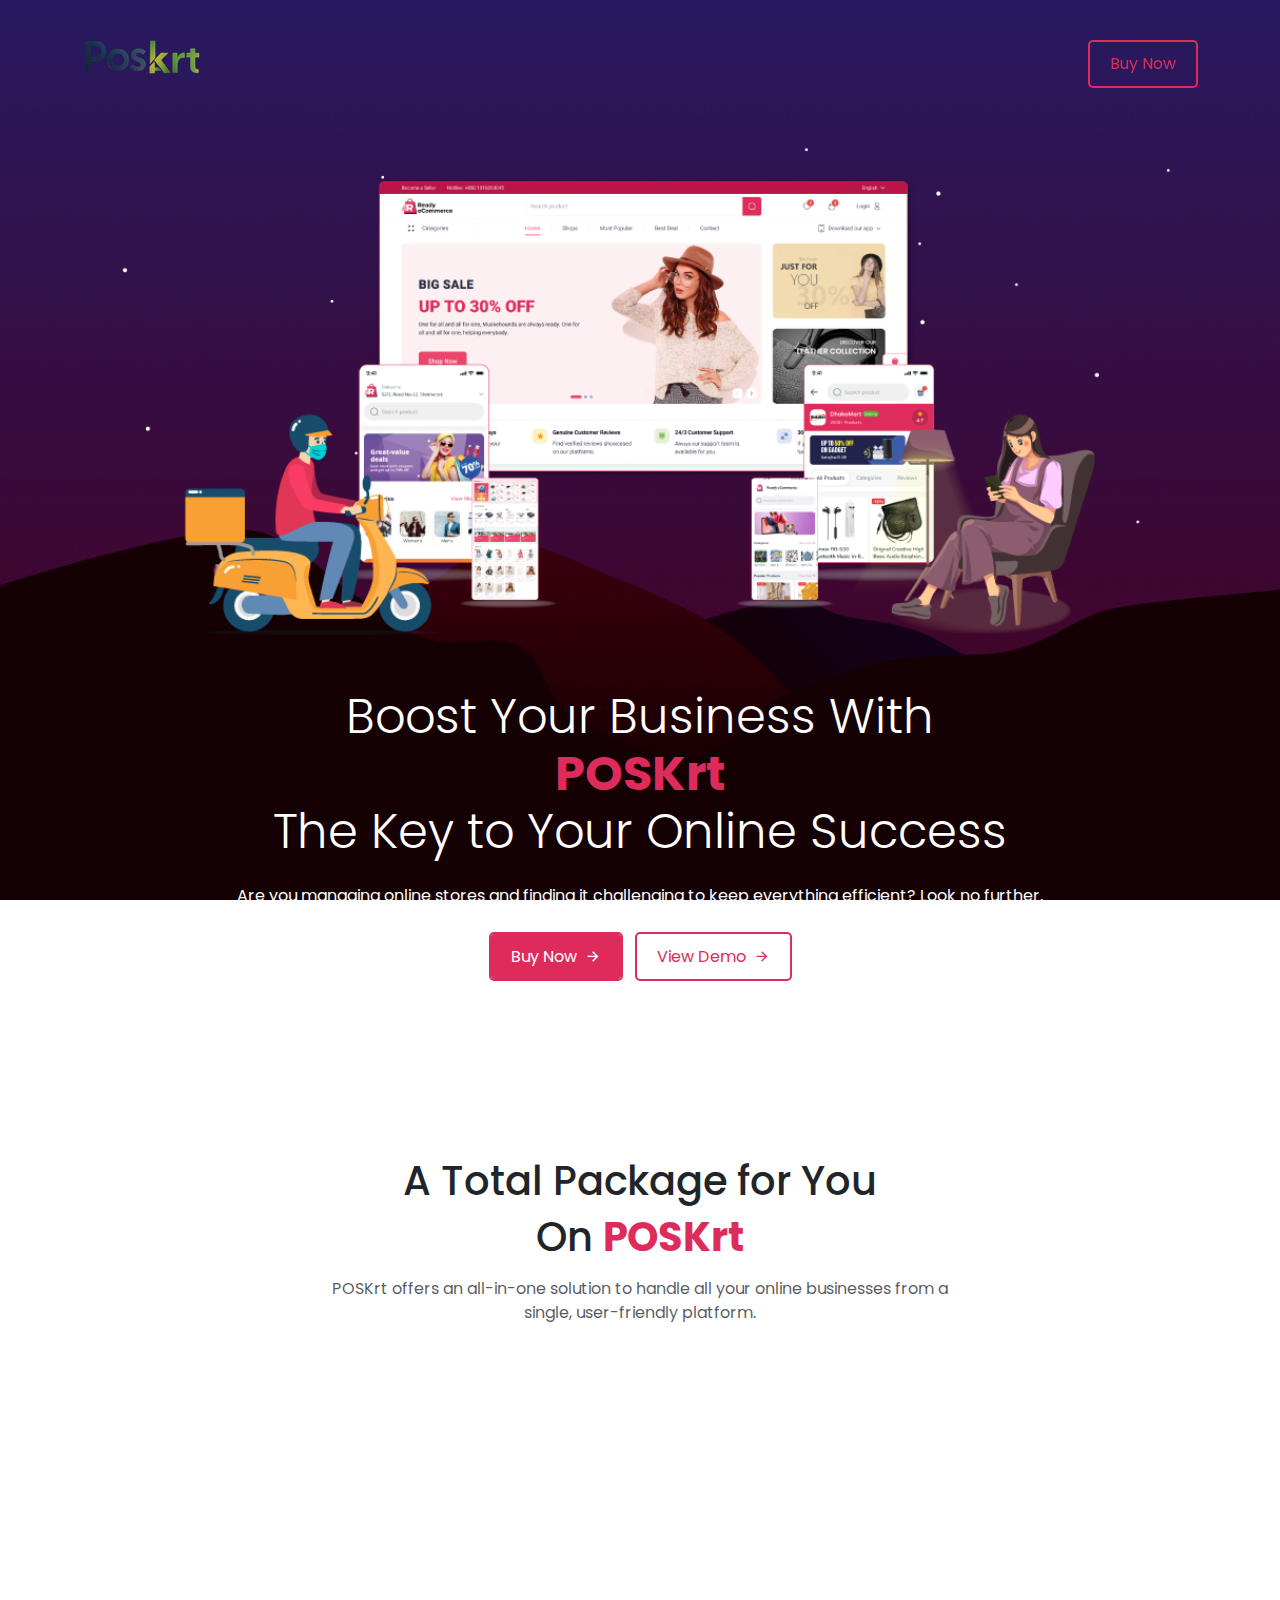
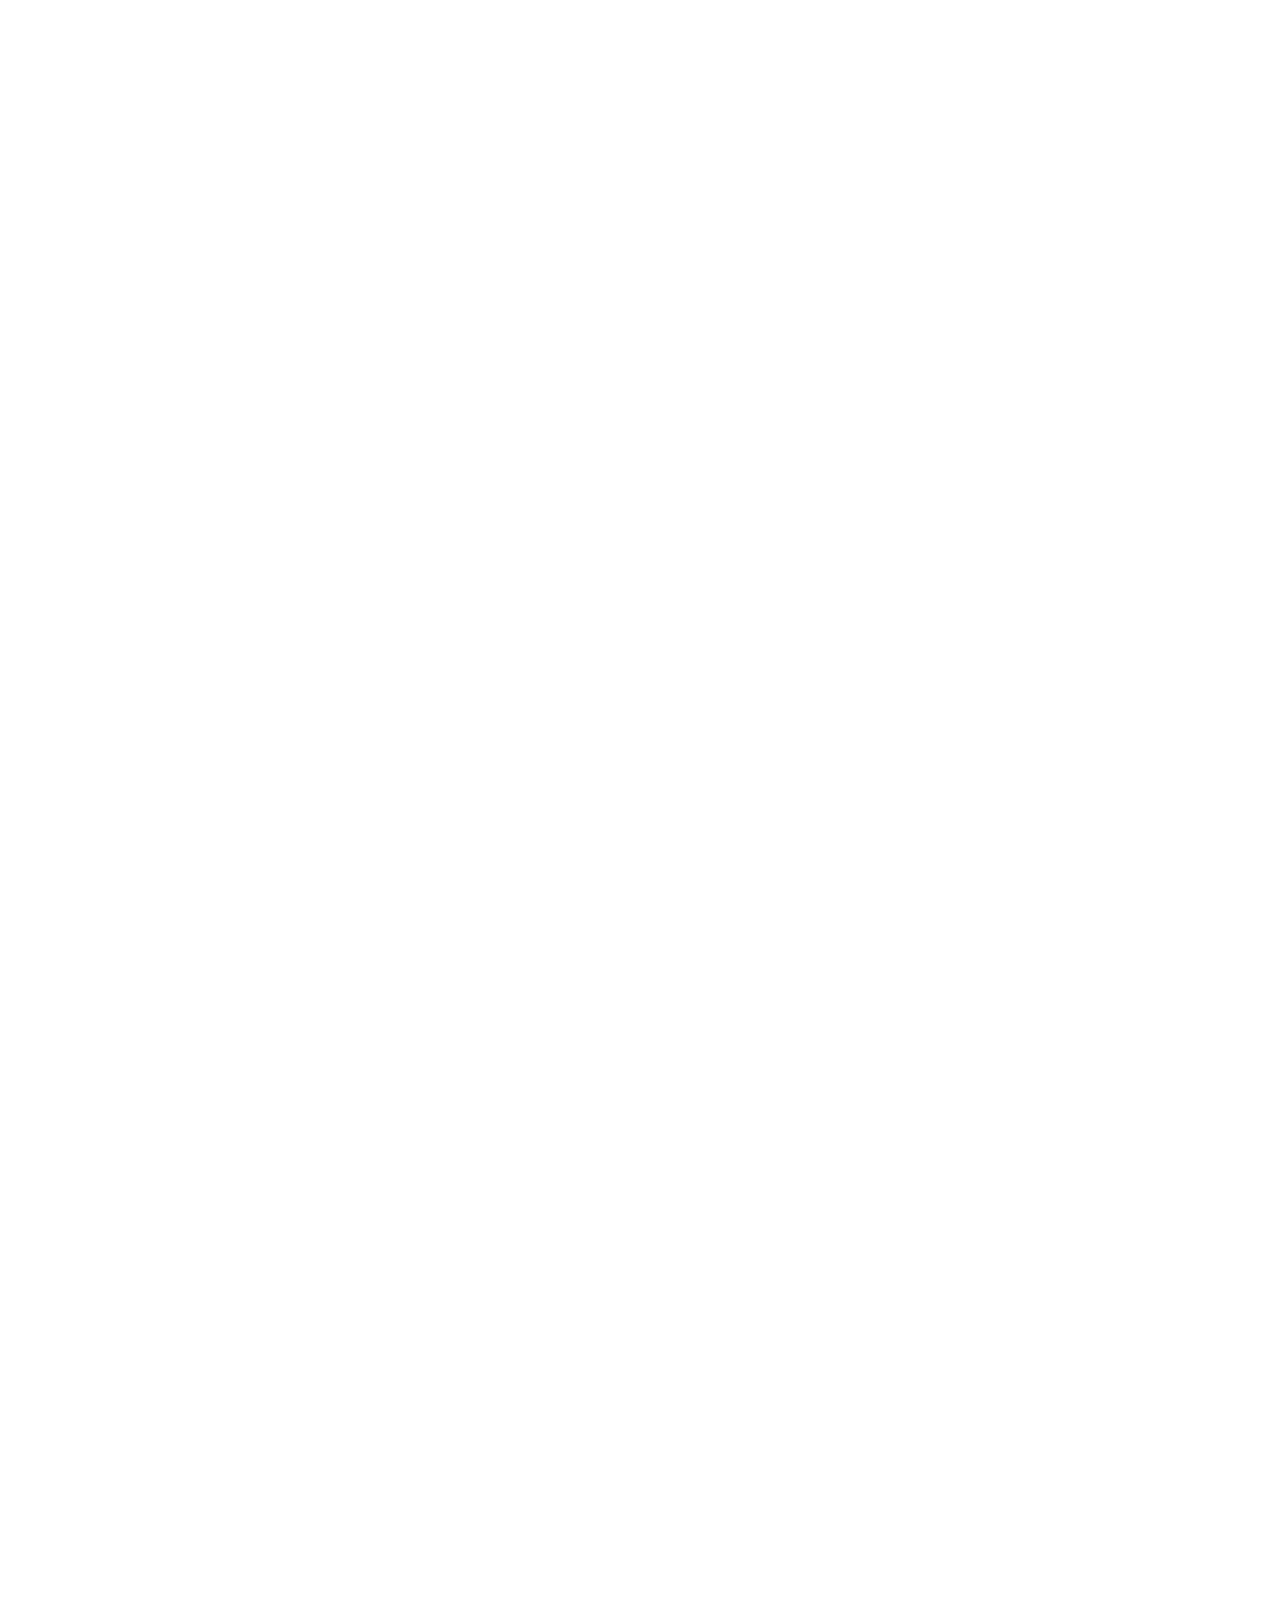
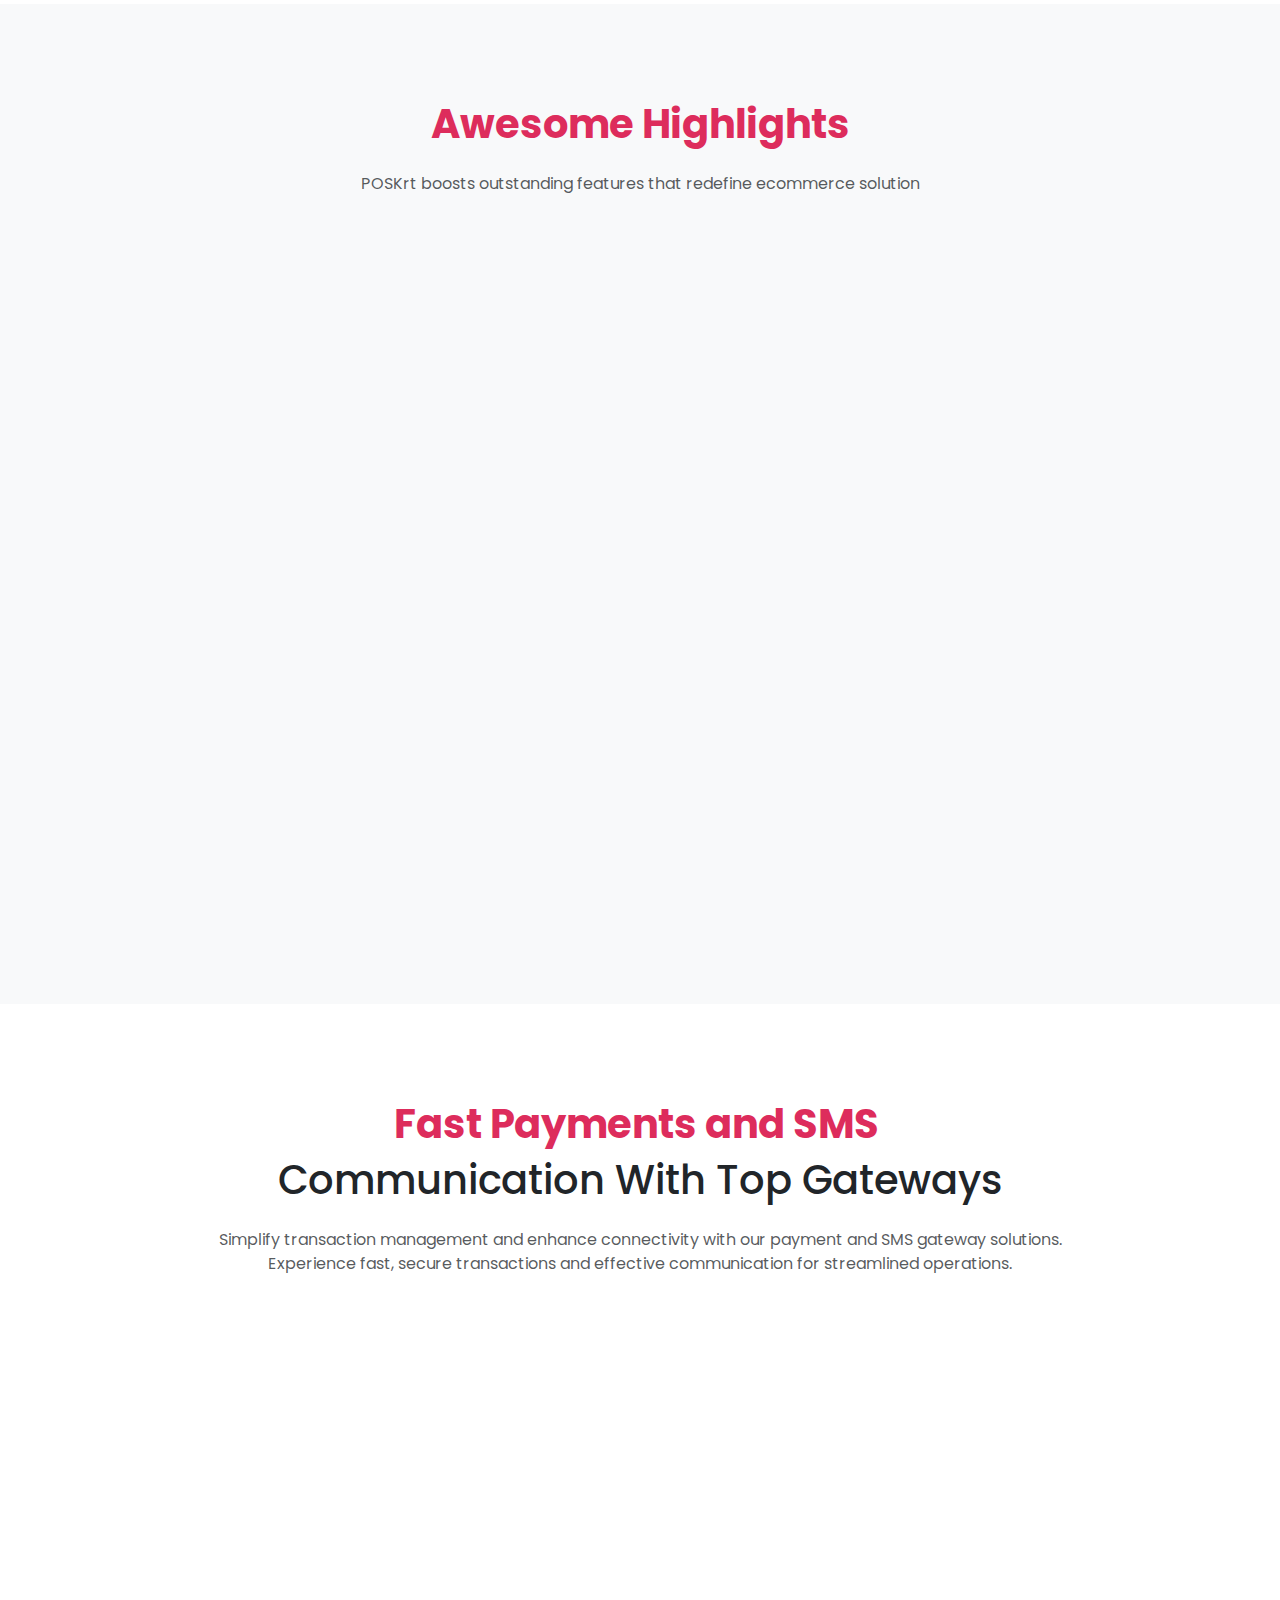
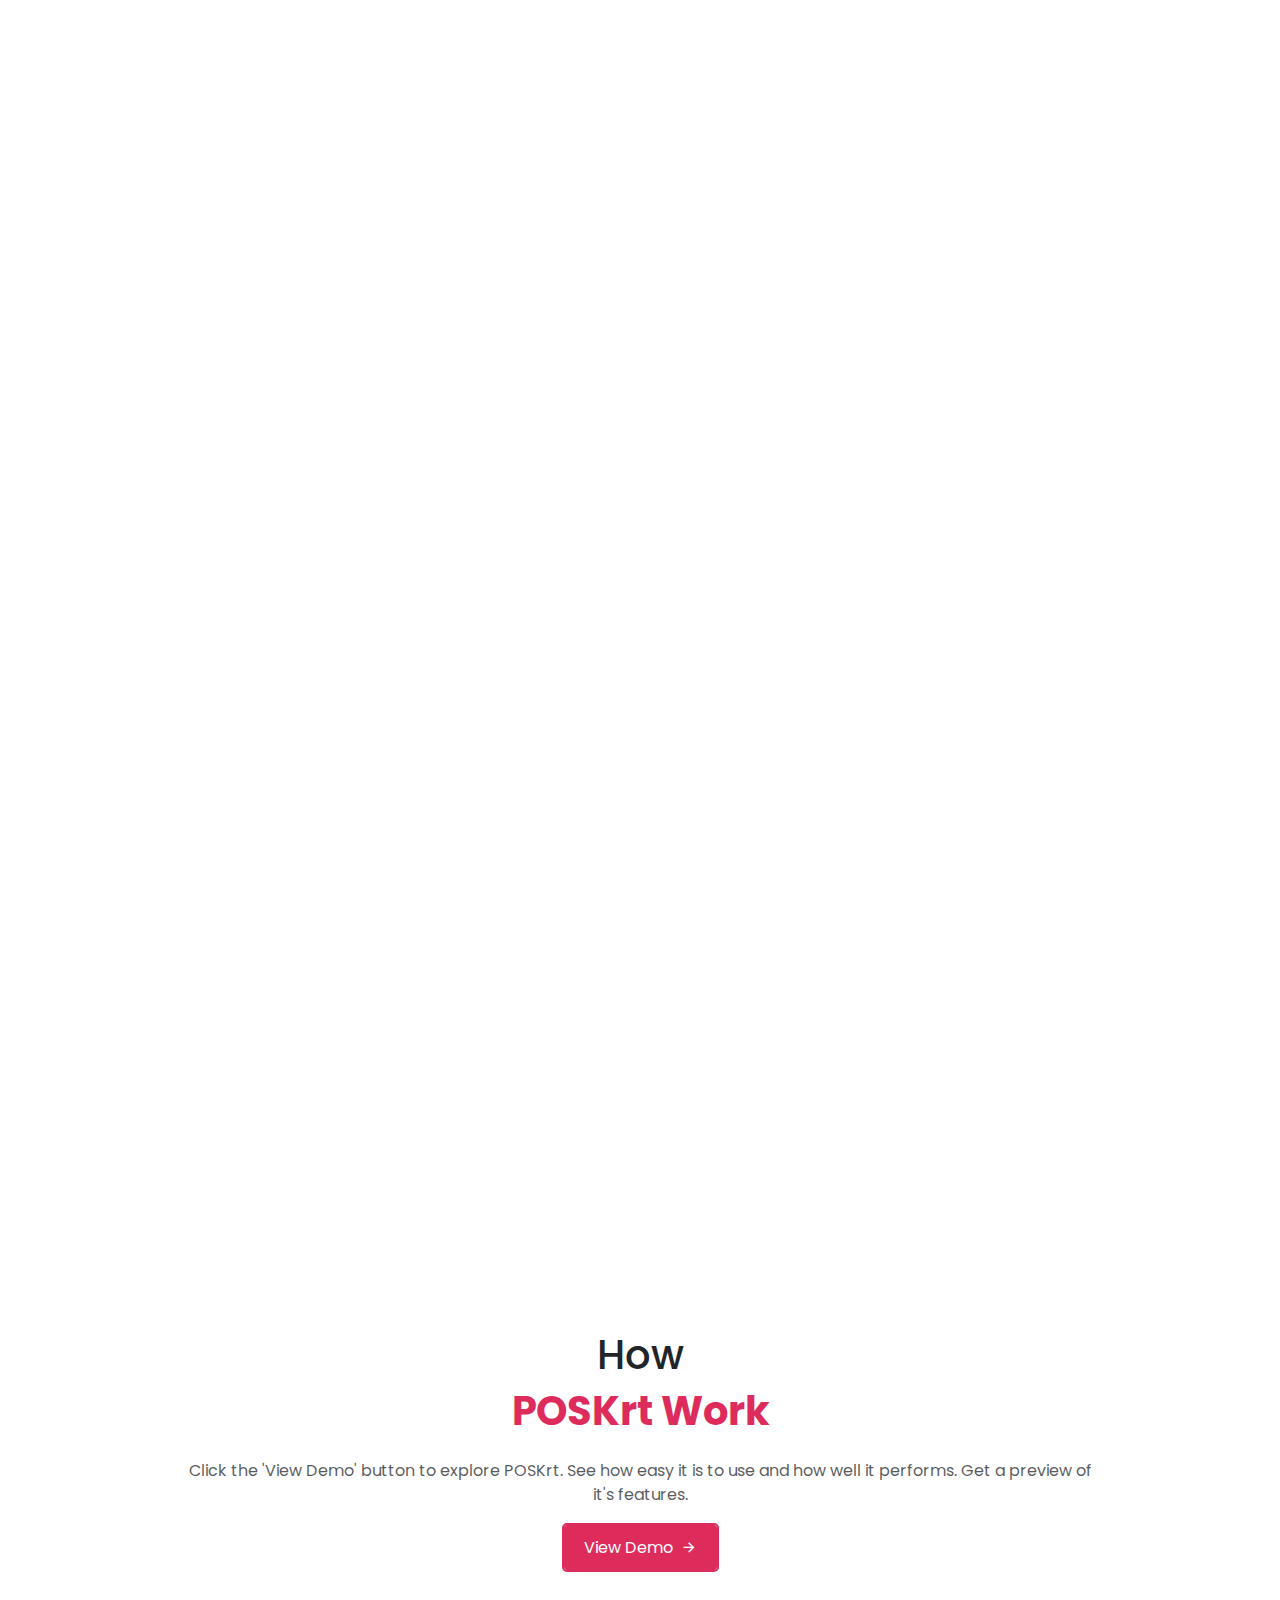
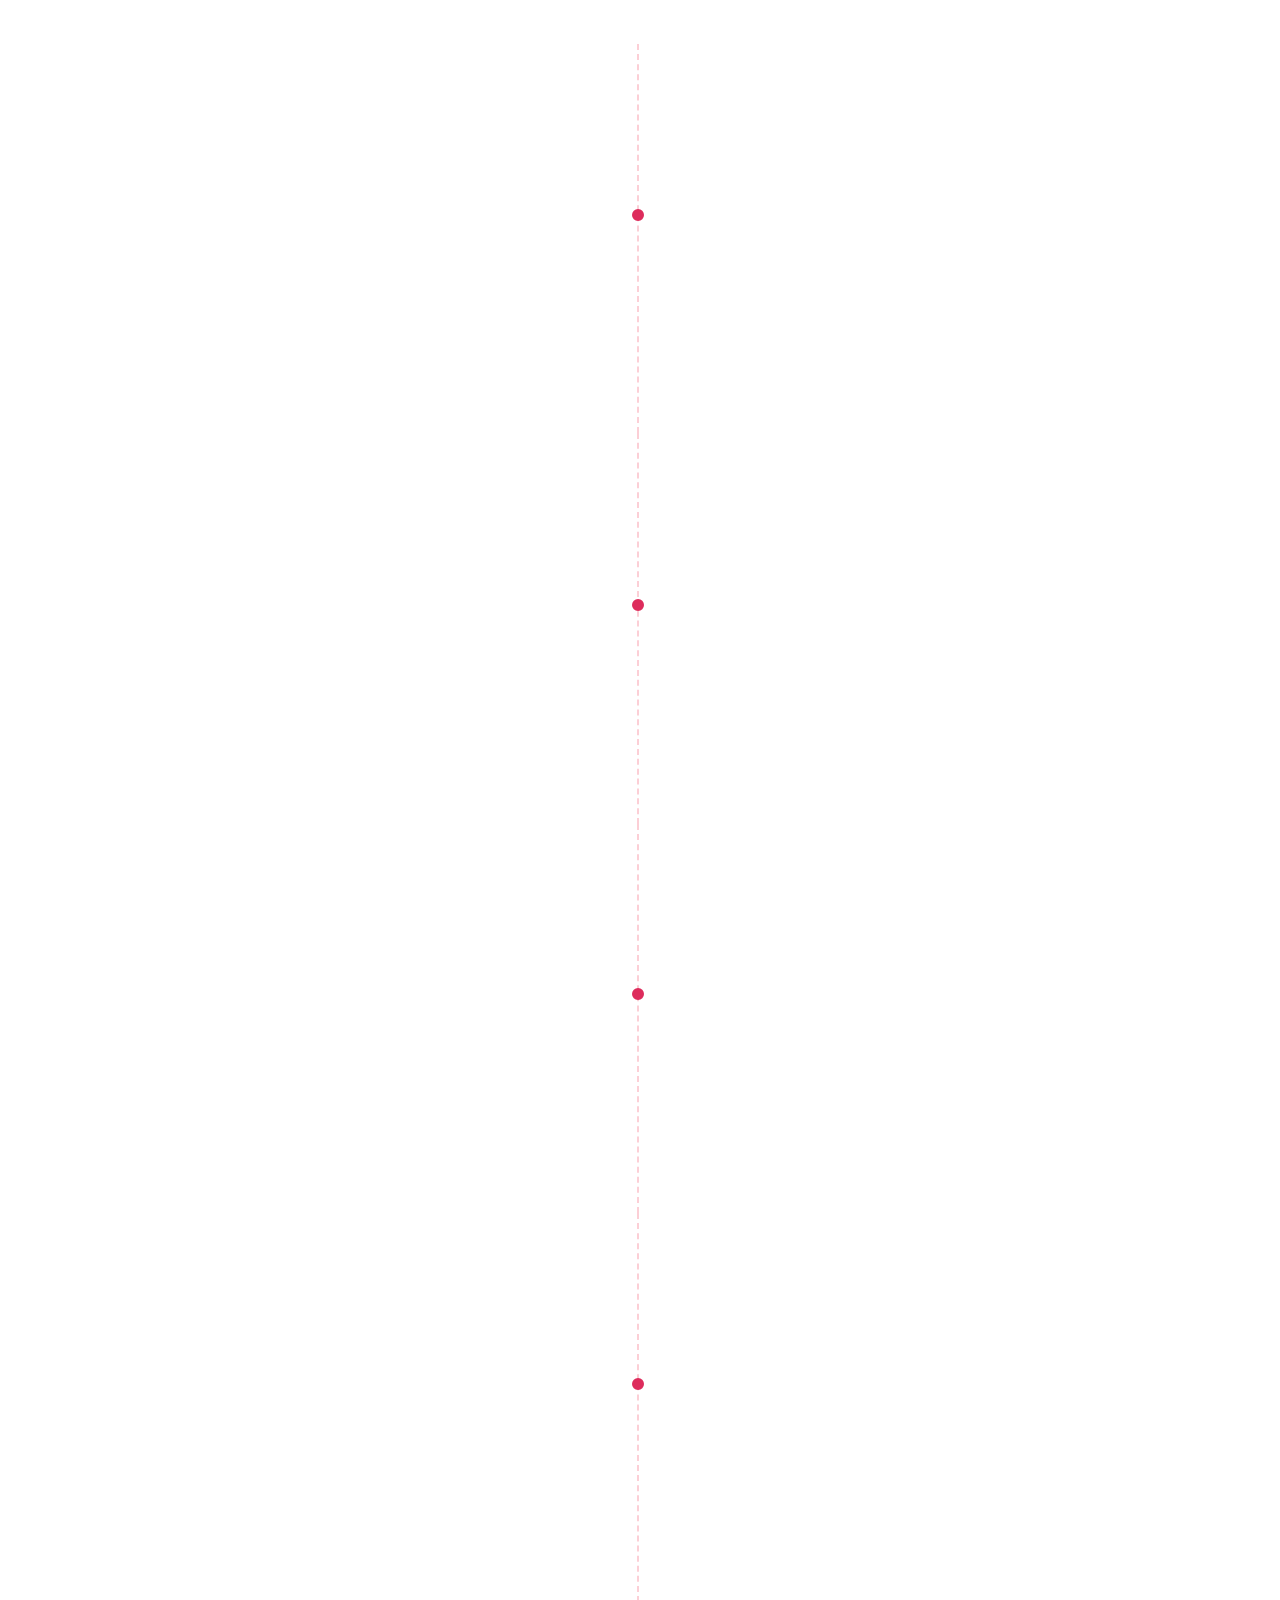
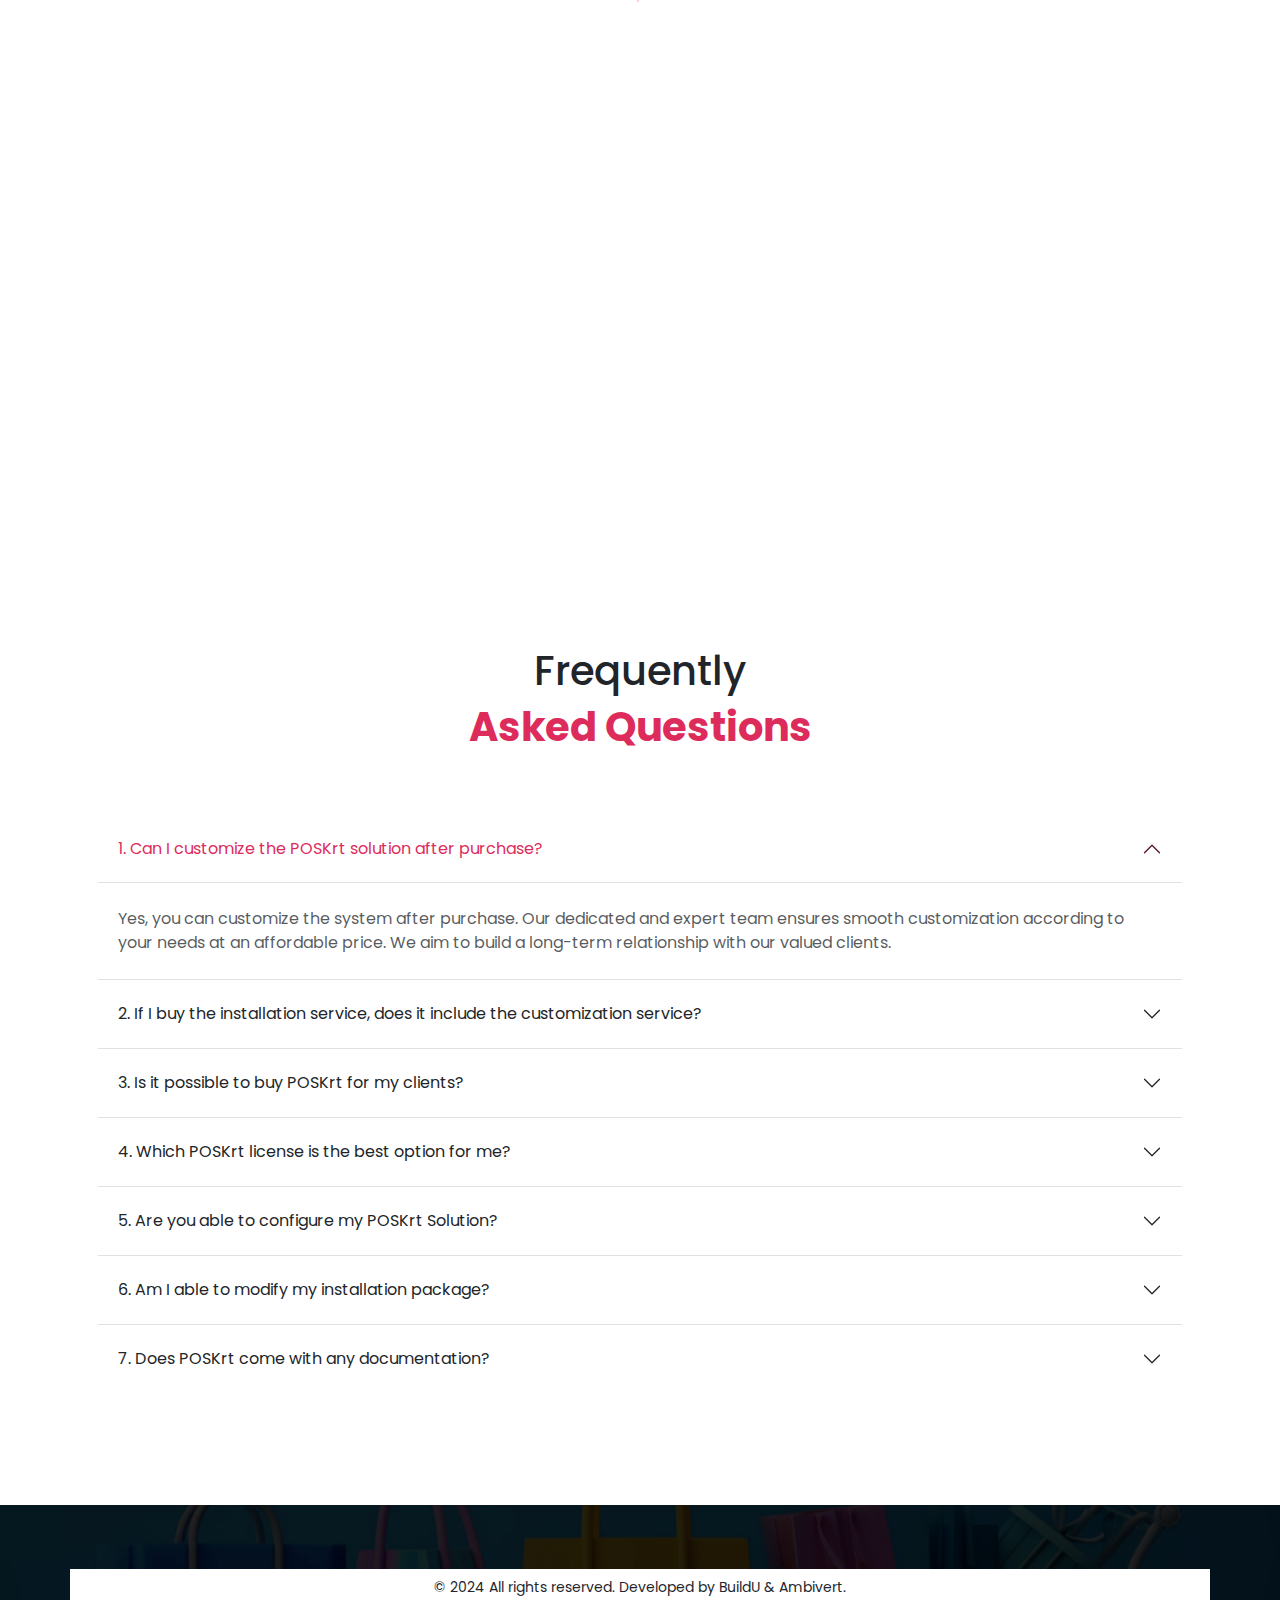
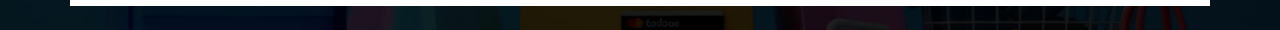
<file: index.html>
<!DOCTYPE html>
<html lang="en">


<!-- Added by HTTrack --><meta http-equiv="content-type" content="text/html;charset=UTF-8" /><!-- /Added by HTTrack -->
<head>
    <meta charset="UTF-8">
    <meta name="viewport" content="width=device-width, initial-scale=1.0">
    <title> POSKrt | Home</title>
    <link rel="icon" href="src/home/image/favicon.ico">
    <link rel="stylesheet" href="style/animate.min.css" />
    <link rel="stylesheet" href="style/swiper.bundle.min.css" />
    <link rel="stylesheet" href="style/main.css">
</head>

<body>
    <main>
        <!-- ############################################### -->
<!-- ///////////////// MAIN HEADER ///////////////// -->
<!-- ############################################### -->

<header id="mainHeader" class="navbar navbar-expand-lg navbar-dark fixed-top">
    <div class="container header-container py-lg-3">
    <!-- Logo -->
    <a class="navbar-brand" href="index.html">
        <img class="header-logo-dark" src="src/home/image/logo/logo-dark.jpeg" alt="Laundry Boss">
        <img class="header-logo-light shrink d-none" src="src/home/image/logo/logo-light.jpeg" alt="Laundry Boss">
    </a>

    <!-- Mobile Menu Button -->
    <a class="navbar-toggler border-0 rounded-0" data-bs-toggle="offcanvas" href="#offcanvasMenu" role="button" aria-controls="offcanvasMenu">
        <span class="navbar-toggler-icon"></span>
    </a>


    <div class="collapse navbar-collapse" id="navbarSupportedContent">
        <ul class="navbar-nav ms-auto mb-2 mb-lg-0">
       <!--     <li class="nav-item pe-2">
                <a class="nav-link" href="index.html">Home</a>
            </li>
            <li class="nav-item dropdown px-2">
                <a class="nav-link dropdown-toggle" href="features.html">
                    Feature
                </a>

                 Featured Dropdown 
                <div class="dropdown-menu bg-transparent border-0">
                    <div class="theme-shadow bg-white rounded mx-auto p-3 position-absolute tray-menu feature-menu">
                        <a href="features.html" class="d-block text-decoration-none text-dark px-3 py-2 theme-shadow-sm rounded mb-2">
                            <i class="ri-line-chart-line text-primary align-middle fs-4 me-3"></i>Super Admin Panel
                        </a>
                        <a href="features.html" class="d-block text-decoration-none text-dark px-3 py-2 theme-shadow-sm rounded mb-2">
                            <i class="ri-computer-line text-primary align-middle fs-4 me-3"></i>Vue.js Website
                        </a>
                        <a href="features.html" class="d-block text-decoration-none text-dark px-3 py-2 theme-shadow-sm rounded mb-2">
                            <i class="ri-smartphone-line text-primary align-middle fs-4 me-3"></i>Customer App
                        </a>
                        <a href="features.html" class="d-block text-decoration-none text-dark px-3 py-2 theme-shadow-sm rounded mb-2">
                            <i class="ri-store-2-line text-primary align-middle fs-4 me-3"></i>Seller App Addon
                        </a>
                        <a href="features.html" class="d-block text-decoration-none text-dark px-3 py-2 theme-shadow-sm rounded mb-2">
                            <i class="ri-truck-line text-primary align-middle fs-4 me-3"></i>Rider App Addon
                        </a>
                    </div>
                </div>
            </li>

            <li class="nav-item dropdown px-2">
                <a class="nav-link dropdown-toggle" href="index.html#pricing">
                    Pricing
                </a>

                <!-- Pricing Dropdown 
                <div class="dropdown-menu bg-transparent border-0">
                    <div class="theme-shadow rounded mx-auto p-5 bg-white position-absolute tray-menu">
                        <div class="border-bottom pb-4 mb-3">
                            <h2 class="d-inline fw-bold">Pricing</h2>
                        </div>
                        <div class="row">
    <div class="col-6">
        <div class="bg-light rounded p-4">
            <h3>REGULAR License</h3>
            <small class="d-block mb-3">Start small but effective</small>
            <div class="d-inline-block basic-price">
                <span class="fs-4 fw-normal text-decoration-line-through text-danger me-2">$99</span>
            </div>
            <h2 class="d-inline-block fw-bold mb-3">$19</h2>
            <div>
                <a target="_blank" href="https:// .net/item/ready-ecommerce-complete-multi-vendor-ecommerce-mobile-app-website-rider-app-with-seller-app/52519302"><button class="custom-btn btn1 px-5">Buy Now</button></a>
            </div>
        </div>
    </div>
    <div class="col-6">
        <div class="bg-white border border-2 border-primary rounded p-4">
            <div class="row">
                <div class="col-9">
                    <h3 class="text-primary fw-bold">Extended License</h3>
                    <small class="d-block mb-3">Start small but effective</small>
                    <div class="d-inline-block basic-price">
                        <span class="fs-4 fw-normal text-danger text-decoration-line-through me-2">$999</span>
                    </div>
                    <h2 class="d-inline-block fw-bold mb-3">$399</h2>
                    <div>
                        <a target="_blank" href="https:// .net/item/ready-ecommerce-complete-multi-vendor-ecommerce-mobile-app-website-rider-app-with-seller-app/52519302"><button class="custom-btn btn4 px-5">Buy Now</button></a>
                    </div>
                </div>
                <div class="col-3">
                    <img src="src/home/image/rocket.png" alt="Rocket" class="w-100">
                </div>
            </div>
        </div>
    </div>
</div>                    </div>
                </div>
            </li>

            <li class="nav-item dropdown px-2">
                <a class="nav-link dropdown-toggle" href="#">
                    Services
                </a>

                <!-- Services Dropdown 
                <div class="dropdown-menu bg-transparent border-0">
                    <div class="theme-shadow rounded mx-auto p-5 bg-white position-absolute tray-menu service-menu">
                        <div class="border-bottom pb-4 mb-3">
                            <h2 class="d-inline fw-bold">Our Services</h2>
                        </div>
                        <div class="row">
                            <div class="col-6">
                                <a href="installation.html" class="text-decoration-none">
                                    <div class="px-2 py-4 text-center rounded theme-shadow-sm installation-service">
                                        <img src="src/home/image/service-menu/service-menu-installation.svg" class="mb-3" alt="Service" height="80px" width="80px">
                                        <h5 class="fw-bold">Installation</h5>
                                    </div>
                                </a>
                            </div>

                            <div class="col-6">
                                <a href="customization.html" class="text-decoration-none">
                                    <div class="px-2 py-4 text-center rounded theme-shadow-sm customization-service">
                                        <img src="src/home/image/service-menu/service-menu-customization.svg" class="mb-3" alt="Service" height="80px" width="80px">
                                        <h5 class="fw-bold">Customizations</h5>
                                    </div>
                                </a>
                            </div>
                        </div>
                    </div>
                </div>
            </li>

            <li class="nav-item dropdown px-2">
                <a class="nav-link dropdown-toggle" href="contact.html">
                    Support & Help
                </a>

                <!-- Support Dropdown 
                <div class="dropdown-menu bg-transparent border-0">
                    <div class="theme-shadow rounded mx-auto p-3 bg-white position-absolute tray-menu support-menu">
                        <a href="https://docs.pos/storage/documents/#-Documentation/ready-Commerce/doce.html" target="_blank" class="d-block text-decoration-none text-dark p-3 theme-shadow-sm rounded mb-2">
                            <i class="ri-file-list-2-fill text-primary me-3"></i>Documentations
                        </a>
                        <a href="contact.html" class="d-block text-decoration-none text-dark p-3 theme-shadow-sm rounded mb-2">
                            <i class="ri-information-fill text-primary me-3"></i>About Us
                        </a>
                        <a href="contact.html#contact" class="d-block text-decoration-none text-dark p-3 theme-shadow-sm rounded mb-2">
                            <i class="ri-phone-fill text-primary me-3"></i>Contact us
                        </a>
                        <a href="index.html#faq" class="d-block text-decoration-none text-dark p-3 theme-shadow-sm rounded mb-2">
                            <i class="ri-question-fill text-primary me-3"></i>FAQs
                        </a>
                    </div>
                </div>
            </li> 

            <li class="nav-item px-2">
                <a class="nav-link" href="index.html#demo">Demo</a>
            </li> -->

            <li class="nav-item ps-2">
                <a href="https://wa.link/hfw5o2" target="_blank" class="d-block mt-3">
                    <button class="custom-btn btn1 w-100">Buy Now</button>
                </a>
            </li>
        </ul>
    </div>  
</div></header>

<!-- Mobile Menu 
<div class="offcanvas offcanvas-start" tabindex="-1" id="offcanvasMenu">
    <div class="offcanvas-header pb-4">
        <a class="navbar-brand" href="index.html"><img src="src/home/image/logo/logo-light.jpeg" alt="#"></a>
        <button type="button" class="btn-close" data-bs-dismiss="offcanvas" aria-label="Close"></button>
    </div>
    <div class="offcanvas-body text-dark">
        <ul class="list-unstyled px-3">
            <li class="mb-4"><a href="index.html" class="text-decoration-none text-dark fw-5">Home</a></li>
            <li class="mb-4"><a href="features.html" class="text-decoration-none text-dark fw-5">Features</a></li>
            <li class="mb-4"><a href="index.html#pricing" class="text-decoration-none text-dark fw-5">Pricing</a></li>
            <li class="mb-4">
                <div class="accordion" id="serviceMenuAccordion">
                    <div class="accordion-item border-0">
                        <h2 class="accordion-header">
                            <button class="accordion-button bg-white collapsed p-0" type="button" data-bs-toggle="collapse" data-bs-target="#collapseTwo" aria-expanded="false" aria-controls="collapseTwo">
                                <span class="text-dark">Services</span>
                            </button>
                        </h2>
                        <div id="collapseTwo" class="accordion-collapse collapse" data-bs-parent="#serviceMenuAccordion">
                            <div class="accordion-body bg-white service-menu w-100 px-0 pt-4 pb-2">
                                <div class="row">
                                    <div class="col-6">
                                        <a href="installation.html" class="text-decoration-none">
                                            <div class="px-2 py-4 text-center rounded theme-shadow-sm installation-service">
                                                <img src="src/home/image/service-menu/service-menu-installation.svg" class="mb-3" alt="Service" height="80px" width="80px">
                                                <h5 class="fw-bold fs-6">Installation</h5>
                                            </div>
                                        </a>
                                    </div>

                                    <div class="col-6">
                                        <a href="customization.html" class="text-decoration-none">
                                            <div class="px-2 py-4 text-center rounded theme-shadow-sm customization-service">
                                                <img src="src/home/image/service-menu/service-menu-customization.svg" class="mb-3" alt="Service" height="80px" width="80px">
                                                <h5 class="fw-bold fs-6">Customizations</h5>
                                            </div>
                                        </a>
                                    </div>
                                </div>
                            </div>
                        </div>
                    </div>
                </div>
            </li>
            <li class="mb-4"><a href="index.html#demo" class="text-decoration-none text-dark fw-5">Demo</a></li>
            <li class="mb-4">
                <div class="accordion border-0 accordion-flush" id="supportMenuAccordion">
                    <div class="accordion-item border-0">
                        <h2 class="accordion-header border-0">
                            <button class="accordion-button bg-white collapsed p-0" type="button" data-bs-toggle="collapse" data-bs-target="#collapseThree" aria-expanded="false" aria-controls="collapseThree">
                                <span class="text-dark">Support & Help</span>
                            </button>
                        </h2>
                        <div id="collapseThree" class="border-0 accordion-collapse collapse" data-bs-parent="#supportMenuAccordion">
                            <div class="accordion-body bg-white border-0 service-menu w-100 px-0 pt-4 pb-2">
                                <div class="theme-shadow rounded mx-auto p-3 position-absolute">
                                    <a href="https://docs.pos/storage/documents/#-Documentation/ready-Commerce/doce.html" target="_blank" class="d-block text-decoration-none text-dark p-3 theme-shadow-sm rounded mb-2">
                                        <i class="ri-file-list-2-fill text-primary me-3"></i>Documentations
                                    </a>
                                    <a href="contact.html" class="d-block text-decoration-none text-dark p-3 theme-shadow-sm rounded mb-2">
                                        <i class="ri-information-fill text-primary me-3"></i>About Us
                                    </a>
                                    <a href="contact.html#contact" class="d-block text-decoration-none text-dark p-3 theme-shadow-sm rounded mb-2">
                                        <i class="ri-phone-fill text-primary me-3"></i>Contact us
                                    </a>
                                    <a href="index.html#faq" class="d-block text-decoration-none text-dark p-3 theme-shadow-sm rounded mb-2">
                                        <i class="ri-question-fill text-primary me-3"></i>FAQs
                                    </a>
                                </div>
                            </div>
                        </div>
                    </div>
                </div>
            </li>
        </ul>
    </div>
</div><!-- Modal 
<div class="modal fade" id="buyModal" tabindex="-1" aria-labelledby="buyModalLabel" aria-hidden="true">
    <div class="modal-dialog modal-dialog-centered modal-xl">
        <div class="modal-content">
            <div class="modal-body p-5">
                <div class="border-bottom pb-4 mb-3">
                    <h2 class="text-primary d-inline fw-bold">Pricing</h2>
                </div>
                <div class="row">
    <div class="col-6">
        <div class="bg-light rounded p-4">
            <h3>REGULAR License</h3>
            <small class="d-block mb-3">Start small but effective</small>
            <div class="d-inline-block basic-price">
                <span class="fs-4 fw-normal text-decoration-line-through text-danger me-2">$99</span>
            </div>
            <h2 class="d-inline-block fw-bold mb-3">$19</h2>
            <div>
                <a target="_blank" href="https:// .net/item/ready-ecommerce-complete-multi-vendor-ecommerce-mobile-app-website-rider-app-with-seller-app/52519302"><button class="custom-btn btn1 px-5">Buy Now</button></a>
            </div>
        </div>
    </div>
    <div class="col-6">
        <div class="bg-white border border-2 border-primary rounded p-4">
            <div class="row">
                <div class="col-9">
                    <h3 class="text-primary fw-bold">Extended License</h3>
                    <small class="d-block mb-3">Start small but effective</small>
                    <div class="d-inline-block basic-price">
                        <span class="fs-4 fw-normal text-danger text-decoration-line-through me-2">$999</span>
                    </div>
                    <h2 class="d-inline-block fw-bold mb-3">$399</h2>
                    <div>
                        <a target="_blank" href="https:// .net/item/ready-ecommerce-complete-multi-vendor-ecommerce-mobile-app-website-rider-app-with-seller-app/52519302"><button class="custom-btn btn4 px-5">Buy Now</button></a>
                    </div>
                </div>
                <div class="col-3">
                    <img src="src/home/image/rocket.png" alt="Rocket" class="w-100">
                </div>
            </div>
        </div>
    </div>
</div>            </div>
        </div>
    </div>
</div><!-- ############################################### -->
<!-- ///////////////// HERO SECTION //////////////// -->
<!-- ############################################### -->

<section class="container-fluid hero d-flex align-items-center text-white mb-5">
    <section class="container text-center pt-5">
        <img src="src/home/image/hero.png" alt="Featured Image" class="px-lg-5 my-5 w-100">
        <h2 class="display-5 mb-4">Boost Your Business With <span class="d-block text-primary fw-bold"> POSKrt</span>The Key to Your Online Success</h2>
        <p class="mb-4 col-10 mx-auto">Are you managing online stores and finding it challenging to keep everything efficient? Look no further.</p>
        <div>
            <button data-bs-toggle="modal" data-bs-target="#buyModal" class="custom-btn btn3 me-2">Buy Now<i class="ri-arrow-right-line ms-2"></i></button>
            <a href="https://wa.link/hfw5o2"><button class="custom-btn btn1">View Demo<i class="ri-arrow-right-line ms-2"></i></button></a>
        </div>
    </section>
</section><!-- ############################################### -->
<!-- /////////////// PRODUCTS SECTION ////////////// -->
<!-- ############################################### -->

<section id="demo" class="container py-5">
    <!-- Description -->
    <div class="text-center mb-5">
        <h4 class="h1">A Total Package for You</h4>
        <h1 class="mb-3">On <span class="text-primary fw-bold"> POSKrt</span></h1>
        <p class="text-muted col-lg-7 mx-auto"> POSKrt offers an all-in-one solution to handle all your online businesses from a single, user-friendly platform.</p>
    </div>

    <div class="card product-card shadow-sm border-0 mb-3 animate__animated animate__fadeInUp wow">
        <div class="row g-0">
            <div class="col-lg-6">
                <img src="src/home/image/product/super_admin.png" class="img-fluid rounded w-100 h-100 cover-fit">
            </div>
            <div class="col-lg-6 d-flex px-4">
                <div class="card-body p-4 my-auto">
                    <h3 class="card-title text-primary fw-bold mb-4">Super Admin Panel</h3>
                    <p class="card-text fs-5 free-text"> POSKrt is built using Vue.js, a progressive JavaScript framework known for its flexibility and performance. This ensures a responsive and dynamic user experience.</p>
                    <!-- <a target="_blank" href="https://demo.poskat.com/admin/login">  <button class="custom-btn btn1 w-100">Explore Demo <i class="ri-arrow-right-line ms-2"></i></button></a> -->
                </div>
            </div>
        </div>
    </div>

    <div class="card product-card shadow-sm border-0 mb-3 animate__animated animate__fadeInUp wow">
        <div class="row g-0 flex-column-reverse flex-lg-row">
            <div class="col-lg-6 d-flex px-4">
                <div class="card-body p-4 my-auto my-auto">
                    <h3 class="card-title text-primary fw-bold mb-4">Vue.js Website</h3>
                    <p class="card-text fs-5 free-text">The admin panel in eCommerce solutions serves as a centralized dashboard for managing products, orders, customers, content, payments, security, integrations, and store settings.</p>
                    <!-- <a target="_blank" href="https://demo.poskat.com/"> <button class="custom-btn btn2 w-100">Explore Demo <i class="ri-arrow-right-line ms-2"></i></button></a> -->
                </div>
            </div>
            <div class="col-lg-6">
                <img src="src/home/image/product/vuejs_website.png" class="img-fluid rounded w-100 h-100 cover-fit">
            </div>
        </div>
    </div>

    <div class="card product-card shadow-sm border-0 mb-3 animate__animated animate__fadeInUp wow">
        <div class="row g-0">
            <div class="col-lg-6">
                <img src="src/home/image/product/seller_admin.png" class="img-fluid rounded w-100 h-100 cover-fit">
            </div>
            <div class="col-lg-6 d-flex px-4">
                <div class="card-body p-4 my-auto">
                    <h3 class="card-title text-primary fw-bold mb-4">Seller Admin Panel</h3>
                    <p class="card-text fs-5 free-text"> POSKrt features a comprehensive Seller admin panel designed for efficient management. It offers tools for inventory control, order processing, and performance analytics.</p>
                    <!-- <a target="_blank" href="https://demo.poskat.com/shop/login"><button class="custom-btn btn1 w-100">Explore <i class="ri-arrow-right-line ms-2"></i></button></a> -->
                </div>
            </div>
        </div>
    </div>

    <div class="row pt-5">
        <!-- Product Cards -->
        <div class="col-md-6 col-lg-4 pb-4">
            <div class="card border-0 theme-shadow-sm text-center h-100 product-card animate__animated animate__fadeInUp wow">
                <img src="src/home/image/product/customer_app.png" class="card-img-top w-100 object-fit-cover" height="250px">
                <div class="card-body p-0">
                    <a href="https://admin.poskat.com/" target="_blank" class="d-block fw-bold text-decoration-none text-primary p-3 fs-4">Customer App</a>
                    <p class="text-muted px-4 small">Customers can utilize the customer app to conveniently browse products, make purchases, track orders, and stay updated with promotions, enhancing their shopping experience and fostering brand loyalty.</p>
                </div>
                <div class="card-footer d-flex justify-content-center bg-white border-0 border-secondary border-top py-2">
                    <a href="#" target="_blank"><img src="src/home/image/apple.png" alt="Apple"></a>
                    <a href="#" target="_blank"><img src="src/home/image/android.png" alt="Android"></a>
                    <!-- <a target="_blank" href="https://drive.google.com/file/d/1GuL8bDVQLsJVuOTuBYUyxj04fN8ARh84/view?usp=sharing"><button class="custom-btn btn1 w-100">Explore <i class="ri-arrow-right-line ms-2"></i></button></a> -->
                </div>
            </div>
        </div>

        <div class="col-md-6 col-lg-4 pb-4">
            <div class="card border-0 theme-shadow-sm text-center h-100 product-card animate__animated animate__fadeInUp wow">
                <img src="src/home/image/product/seller_app.png" class="card-img-top w-100 object-fit-cover" height="250px">
                <div class="card-body p-0">
                    <a href="#" target="_blank" class="d-block fw-bold text-decoration-none text-primary p-3 fs-4">Seller App Addon</a>
                    <p class="text-muted px-4 small">The purpose of our seller app is to empower vendors to efficiently manage inventory, process orders, track sales, and communicate with customers, enhancing their operations and boosting sales.</p>
                </div>
                <div class="card-footer d-flex justify-content-center bg-white border-0 border-secondary border-top py-2">
                   <!--  <a href="https://drive.google.com/file/d/1Iz5uoVmySH71GoHlujRBEhsADum59bE3/view?usp=sharing"><button class="custom-btn btn1 w-100">Explore <i class="ri-arrow-right-line ms-2"></i></button></a> -->
                </div>
            </div>
        </div>

        <div class="col-md-6 col-lg-4 pb-4">
            <div class="card border-0 theme-shadow-sm text-center h-100 product-card animate__animated animate__fadeInUp wow">
                <img src="src/home/image/product/rider_app.png" class="card-img-top w-100 object-fit-cover" height="250px">
                <div class="card-body p-0">
                    <a href="#" target="_blank" class="d-block fw-bold text-decoration-none text-primary p-3 fs-4">Rider App Addon</a>
                    <p class="text-muted px-4 small">The  POSKrt rider app helps delivery personnel efficiently manage deliveries, track routes, update order statuses, and communicate with customers, improving accuracy and satisfaction.</p>
                </div>
                <div class="card-footer d-flex justify-content-center bg-white border-0 border-secondary border-top py-2">
                   <!-- <a href="https://drive.google.com/file/d/1ozkhtMtVHOfHEqLelj-W2N9Fm2NnmrpT/view?usp=sharing"> <button class="custom-btn btn2 py-2">Explore <i class="ri-arrow-right-line ms-2"></i></button></a> -->
                </div>
            </div>
        </div>
    </div>
</section><!-- ############################################### -->
<!-- ////////////// FEATURES SECTION /////////////// -->
<!-- ############################################### -->

<section class="container-fluid bg-light py-5 my-5">
    <section class="container py-5">
        <div class="text-center mb-5 pb-4">
            <h1 class="text-primary fw-bold mb-4">Awesome Highlights</h1>
            <p class="text-muted col-lg-7 mx-auto"> POSKrt boosts outstanding features that redefine ecommerce solution</p>
        </div>

        <div>
            <div class="d-md-none text-center px-4 mb-5">
                <img src="src/home/image/features.png" alt="Features" class="col-8 animate__animated animate__fadeInUp wow mb-5">
            </div>
            <div class="d-flex mb-5 animate__animated animate__fadeInUp wow">
                <div class="product-card border border-white d-inline-block mx-auto bg-white rounded theme-shadow text-center px-3 py-4 text-primary" style="width: 275px;">
                    <img src="src/home/image/feature/admin.png" class="p-3 bg-white theme-shadow-sm rounded-circle" alt="Admin" style="margin-top: -90px;">
                    <h5 class="text-center fw-bold pb-2">Super Admin Panel</h5>
                </div>
            </div>
            <div class="row mt-5 mt-md-0 mb-md-5 mb-lg-0 pb-5 pb-lg-0 animate__animated animate__fadeInUp wow">
                <div class="col-md-6 text-center my-5 my-md-0 pe-md-5">
                    <div class="product-card border border-white d-inline-block bg-white rounded theme-shadow text-center px-3 py-4 text-primary" style="width: 275px;">
                        <img src="src/home/image/feature/customer_app.png" class="p-3 bg-white theme-shadow-sm rounded-circle" alt="Admin" style="margin-top: -90px;">
                        <h5 class="text-center fw-bold pb-2">Customer App</h5>
                    </div>
                </div>
                <div class="col-md-6 text-center mt-5 mt-md-0 ps-md-5">
                    <div class="product-card border border-white d-inline-block bg-white rounded theme-shadow text-center px-3 py-4 text-primary" style="width: 275px;">
                        <img src="src/home/image/feature/vuejs_website.png" class="p-3 bg-white theme-shadow-sm rounded-circle" alt="Admin" style="margin-top: -90px;">
                        <h5 class="text-center fw-bold pb-2">Vue.js Website</h5>
                    </div>
                </div>
            </div>
            <div class="d-none d-md-block text-center mb-md-4 mb-xl-0 px-4">
                <img src="src/home/image/features.png" alt="Features" class="animate__animated animate__fadeInUp wow mb-5" style="margin-top: -50px; width: 325px;">
            </div>
            <div class="row animate__animated animate__fadeInUp wow">
                <div class="col-md-6 text-center my-5 my-md-0 pe-md-5">
                    <div class="product-card border border-white d-inline-block bg-white rounded theme-shadow text-center px-3 py-4 text-primary" style="width: 275px;">
                        <img src="src/home/image/feature/seller_app.png" class="p-3 bg-white theme-shadow-sm rounded-circle" alt="Admin" style="margin-top: -90px;">
                        <h5 class="text-center fw-bold pb-2">Seller App</h5>
                    </div>
                </div>
                <div class="col-md-6 text-center my-5 my-md-0 text-end ps-md-5">
                    <div class="product-card border border-white d-inline-block bg-white rounded theme-shadow text-center px-3 py-4 text-primary" style="width: 275px;">
                        <img src="src/home/image/feature/rider_app.png" class="p-3 bg-white theme-shadow-sm rounded-circle" alt="Admin" style="margin-top: -90px;">
                        <h5 class="text-center fw-bold pb-2">Rider App</h5>
                    </div>
                </div>
            </div>
            <div class="d-md-none text-center px-4 mb-5">
                <img src="src/home/image/features.png" alt="Features" class="col-8 animate__animated animate__fadeInUp wow mb-5">
            </div>
            <div class="d-flex mt-3 animate__animated animate__fadeInUp wow">
                <div class="product-card border border-white d-inline-block mx-auto bg-white rounded theme-shadow text-center px-3 py-4 text-primary" style="width: 275px;">
                    <img src="src/home/image/feature/seller_admin.png" class="p-3 bg-white theme-shadow-sm rounded-circle" alt="Admin" style="margin-top: -90px;">
                    <h5 class="text-center fw-bold pb-2">Seller Admin Panel</h5>
                </div>
            </div>
        </div>

    <!--     <div class="text-center mt-5 pt-4">
            <a href="features.html">
                <button class="custom-btn btn2">View All Features</button>
            </a>
        </div> -->
    </section>
</section><!-- ############################################### -->
<!-- //////// PAYMENT & SMS GATEWAYS SECTION /////// -->
<!-- ############################################### -->

<section class="container my-5 py-5">
    <div class="text-center mb-5 pb-4">
        <h1 class="text-primary fw-bold">Fast Payments and SMS </h1>
        <h1 class="mb-4">Communication With Top Gateways</h1>
        <p class="text-muted px-lg-5 mx-lg-5 mx-auto">Simplify transaction management and enhance connectivity with our payment and SMS gateway solutions. Experience fast, secure transactions and effective communication for streamlined operations.</p>
    </div>

    <div class="row mb-5">
        <div class="col-lg-6 pe-lg-5 my-auto animate__animated animate__fadeInLeft wow">
            <h1><span class="text-primary fw-bold"> POSKrt</span></h1>
            <h4 class="h1 mb-3">Payment Solutions</h4>
            <p class="text-muted"> POSKrt has already integrated several payment solutions, but customers can add different payment options based on their needs.</p>
            <ul class="fs-5 text-primary fw-bold">
                <li>Online Payment</li>
            </ul>
        </div>

        <div class="col-lg-6 ps-xl-5 mt-5 text-center text-lg-end animate__animated animate__fadeInRight wow">
            <img src="src/home/image/payment_gateways.png" class="w-75" alt="Payment Gateways">
        </div>
    </div>

    <div class="row">
        <div class="col-lg-6 pe-xl-5 mb-5 text-center text-lg-start mb-3 mb-lg-0 animate__animated animate__fadeInLeft wow">
            <img src="src/home/image/sms_gateways.png" class="w-75" alt="Payment Gateways">
        </div>

        <div class="col-lg-6 ps-lg-5 my-auto animate__animated animate__fadeInRight wow">
            <h1 class="mb-3"><span class="text-primary fw-bold"> POSKrt</span></h1>
            <h4 class="h1 mb-3">SMS Alerts</h4>
            <span class="fs-5 text-danger fw-bold d-block mb-3">
                Upcoming
            </span>
            <p class="text-muted"> POSKrt features an SMS alert system that facilitates customer engagement, order status updates, order confirmation, and more.</p>
        </div>
    </div>
</section><!-- ############################################### -->
<!-- ///////////// TECHNOLOGY SECTION ////////////// -->
<!-- ############################################### -->

<section class="container my-5 py-5">
    <div class="d-block w-100">
        <div class="row align-items-start">
            <div class="col-xl-8 animate__animated animate__fadeInLeft wow">
                <div class="tab-content" id="v-pills-tabContent">
                    <!-- Website -->
                    <div class="tab-pane fade show active" id="v-pills-website" role="tabpanel" aria-labelledby="v-pills-website-tab" tabindex="0">
                        <div id="websiteCarousel" class="carousel slide" data-bs-ride="carousel">
                            <div class="carousel-indicators position-absolute" style="bottom: -75px;">
                                <button type="button" data-bs-target="#websiteCarousel" data-bs-slide-to="0" aria-label="Slide 1" class="active" aria-current="true"></button>
                                <button type="button" data-bs-target="#websiteCarousel" data-bs-slide-to="1" aria-label="Slide 2" class=""></button>
                                <button type="button" data-bs-target="#websiteCarousel" data-bs-slide-to="2" aria-label="Slide 3" class=""></button>
                            </div>
                            <div class="carousel-inner">
                                <div class="carousel-item px-2 active" data-bs-interval="2000">
                                    <img src="src/home/image/preview/website/slide_1.png" class="d-block w-100" alt="Theme 1">
                                </div>
                                <div class="carousel-item px-2" data-bs-interval="2000">
                                    <img src="src/home/image/preview/website/slide_2.png" class="d-block w-100" alt="Theme 2">
                                </div>
                                <div class="carousel-item px-2" data-bs-interval="2000">
                                    <img src="src/home/image/preview/website/slide_3.png" class="d-block w-100" alt="Theme 3">
                                </div>
                            </div>
                            <button class="carousel-control-prev" type="button" data-bs-target="#websiteCarousel" data-bs-slide="prev">
                                <span class="carousel-control-prev-icon" aria-hidden="true"></span>
                                <span class="visually-hidden">Previous</span>
                            </button>
                            <button class="carousel-control-next" type="button" data-bs-target="#websiteCarousel" data-bs-slide="next">
                                <span class="carousel-control-next-icon" aria-hidden="true"></span>
                                <span class="visually-hidden">Next</span>
                            </button>
                        </div>
                    </div>

                    <!-- Admin -->
                    <div class="tab-pane fade" id="v-pills-admin" role="tabpanel" aria-labelledby="v-pills-admin-tab" tabindex="0">
                        <div id="adminCarousel" class="carousel slide" data-bs-ride="carousel">
                            <div class="carousel-indicators position-absolute" style="bottom: -75px;">
                                <button type="button" data-bs-target="#adminCarousel" data-bs-slide-to="0" aria-label="Slide 1" class="active" aria-current="true"></button>
                                <button type="button" data-bs-target="#adminCarousel" data-bs-slide-to="1" aria-label="Slide 2" class=""></button>
                                <button type="button" data-bs-target="#adminCarousel" data-bs-slide-to="2" aria-label="Slide 3" class=""></button>
                            </div>
                            <div class="carousel-inner">
                                <div class="carousel-item px-2 active" data-bs-interval="2000">
                                    <img src="src/home/image/preview/admin/slide_1.png" class="d-block w-100" alt="Theme 1">
                                </div>
                                <div class="carousel-item px-2" data-bs-interval="2000">
                                    <img src="src/home/image/preview/admin/slide_2.png" class="d-block w-100" alt="Theme 2">
                                </div>
                                <div class="carousel-item px-2" data-bs-interval="2000">
                                    <img src="src/home/image/preview/admin/slide_3.png" class="d-block w-100" alt="Theme 3">
                                </div>
                            </div>
                            <button class="carousel-control-prev" type="button" data-bs-target="#adminCarousel" data-bs-slide="prev">
                                <span class="carousel-control-prev-icon" aria-hidden="true"></span>
                                <span class="visually-hidden">Previous</span>
                            </button>
                            <button class="carousel-control-next" type="button" data-bs-target="#adminCarousel" data-bs-slide="next">
                                <span class="carousel-control-next-icon" aria-hidden="true"></span>
                                <span class="visually-hidden">Next</span>
                            </button>
                        </div>
                    </div>

                    <!-- Seller Admin -->
                    <div class="tab-pane fade" id="v-pills-seller-admin" role="tabpanel" aria-labelledby="v-pills-seller-admin-tab" tabindex="0">
                        <div id="sellerAdminCarousel" class="carousel slide" data-bs-ride="carousel">
                            <div class="carousel-indicators position-absolute" style="bottom: -75px;">
                                <button type="button" data-bs-target="#sellerAdminCarousel" data-bs-slide-to="0" aria-label="Slide 1" class="active" aria-current="true"></button>
                                <button type="button" data-bs-target="#sellerAdminCarousel" data-bs-slide-to="1" aria-label="Slide 2" class=""></button>
                                <button type="button" data-bs-target="#sellerAdminCarousel" data-bs-slide-to="2" aria-label="Slide 3" class=""></button>
                            </div>
                            <div class="carousel-inner">
                                <div class="carousel-item px-2 active" data-bs-interval="2000">
                                    <img src="src/home/image/preview/seller-admin/slide_1.png" class="d-block w-100" alt="Theme 1">
                                </div>
                                <div class="carousel-item px-2" data-bs-interval="2000">
                                    <img src="src/home/image/preview/seller-admin/slide_2.png" class="d-block w-100" alt="Theme 2">
                                </div>
                                <div class="carousel-item px-2" data-bs-interval="2000">
                                    <img src="src/home/image/preview/seller-admin/slide_3.png" class="d-block w-100" alt="Theme 3">
                                </div>
                            </div>
                            <button class="carousel-control-prev" type="button" data-bs-target="#sellerAdminCarousel" data-bs-slide="prev">
                                <span class="carousel-control-prev-icon" aria-hidden="true"></span>
                                <span class="visually-hidden">Previous</span>
                            </button>
                            <button class="carousel-control-next" type="button" data-bs-target="#sellerAdminCarousel" data-bs-slide="next">
                                <span class="carousel-control-next-icon" aria-hidden="true"></span>
                                <span class="visually-hidden">Next</span>
                            </button>
                        </div>
                    </div>

                    <!-- Customer -->
                    <div class="tab-pane fade" id="v-pills-customer" role="tabpanel" aria-labelledby="v-pills-customer-tab" tabindex="0">
                        <div id="customerCarousel" class="carousel slide" data-bs-ride="carousel">
                            <div class="carousel-indicators position-absolute" style="bottom: -75px;">
                                <button type="button" data-bs-target="#customerCarousel" data-bs-slide-to="0" aria-label="Slide 1" class="active" aria-current="true"></button>
                                <button type="button" data-bs-target="#customerCarousel" data-bs-slide-to="1" aria-label="Slide 2" class=""></button>
                                <button type="button" data-bs-target="#customerCarousel" data-bs-slide-to="2" aria-label="Slide 3" class=""></button>
                            </div>
                            <div class="carousel-inner">
                                <div class="carousel-item px-2 active" data-bs-interval="2000">
                                    <img src="src/home/image/preview/customer/slide_1.png" class="d-block w-100" alt="Theme 1">
                                </div>
                                <div class="carousel-item px-2" data-bs-interval="2000">
                                    <img src="src/home/image/preview/customer/slide_2.png" class="d-block w-100" alt="Theme 2">
                                </div>
                                <div class="carousel-item px-2" data-bs-interval="2000">
                                    <img src="src/home/image/preview/customer/slide_3.png" class="d-block w-100" alt="Theme 3">
                                </div>
                            </div>
                            <button class="carousel-control-prev" type="button" data-bs-target="#customerCarousel" data-bs-slide="prev">
                                <span class="carousel-control-prev-icon" aria-hidden="true"></span>
                                <span class="visually-hidden">Previous</span>
                            </button>
                            <button class="carousel-control-next" type="button" data-bs-target="#customerCarousel" data-bs-slide="next">
                                <span class="carousel-control-next-icon" aria-hidden="true"></span>
                                <span class="visually-hidden">Next</span>
                            </button>
                        </div>
                    </div>

                    <!-- Seller -->
                    <div class="tab-pane fade" id="v-pills-seller" role="tabpanel" aria-labelledby="v-pills-seller-tab" tabindex="0">
                        <div id="sellerCarousel" class="carousel slide" data-bs-ride="carousel">
                            <div class="carousel-indicators position-absolute" style="bottom: -75px;">
                                <button type="button" data-bs-target="#sellerCarousel" data-bs-slide-to="0" aria-label="Slide 1" class="active" aria-current="true"></button>
                                <button type="button" data-bs-target="#sellerCarousel" data-bs-slide-to="1" aria-label="Slide 2" class=""></button>
                                <button type="button" data-bs-target="#sellerCarousel" data-bs-slide-to="2" aria-label="Slide 3" class=""></button>
                            </div>
                            <div class="carousel-inner">
                                <div class="carousel-item px-2 active" data-bs-interval="2000">
                                    <img src="src/home/image/preview/seller/slide_1.png" class="d-block w-100" alt="Theme 1">
                                </div>
                                <div class="carousel-item px-2" data-bs-interval="2000">
                                    <img src="src/home/image/preview/seller/slide_2.png" class="d-block w-100" alt="Theme 2">
                                </div>
                                <div class="carousel-item px-2" data-bs-interval="2000">
                                    <img src="src/home/image/preview/seller/slide_3.png" class="d-block w-100" alt="Theme 3">
                                </div>
                            </div>
                            <button class="carousel-control-prev" type="button" data-bs-target="#sellerCarousel" data-bs-slide="prev">
                                <span class="carousel-control-prev-icon" aria-hidden="true"></span>
                                <span class="visually-hidden">Previous</span>
                            </button>
                            <button class="carousel-control-next" type="button" data-bs-target="#sellerCarousel" data-bs-slide="next">
                                <span class="carousel-control-next-icon" aria-hidden="true"></span>
                                <span class="visually-hidden">Next</span>
                            </button>
                        </div>
                    </div>

                    <!-- Rider -->
                    <div class="tab-pane fade" id="v-pills-rider" role="tabpanel" aria-labelledby="v-pills-rider-tab" tabindex="0">
                        <div id="riderCarousel" class="carousel slide" data-bs-ride="carousel">
                            <div class="carousel-indicators position-absolute" style="bottom: -75px;">
                                <button type="button" data-bs-target="#riderCarousel" data-bs-slide-to="0" aria-label="Slide 1" class="active" aria-current="true"></button>
                                <button type="button" data-bs-target="#riderCarousel" data-bs-slide-to="1" aria-label="Slide 2" class=""></button>
                                <button type="button" data-bs-target="#riderCarousel" data-bs-slide-to="2" aria-label="Slide 3" class=""></button>
                            </div>
                            <div class="carousel-inner">
                                <div class="carousel-item px-2 active" data-bs-interval="2000">
                                    <img src="src/home/image/preview/rider/slide_1.png" class="d-block w-100" alt="Theme 1">
                                </div>
                                <div class="carousel-item px-2" data-bs-interval="2000">
                                    <img src="src/home/image/preview/rider/slide_2.png" class="d-block w-100" alt="Theme 2">
                                </div>
                                <div class="carousel-item px-2" data-bs-interval="2000">
                                    <img src="src/home/image/preview/rider/slide_3.png" class="d-block w-100" alt="Theme 3">
                                </div>
                            </div>
                            <button class="carousel-control-prev" type="button" data-bs-target="#riderCarousel" data-bs-slide="prev">
                                <span class="carousel-control-prev-icon" aria-hidden="true"></span>
                                <span class="visually-hidden">Previous</span>
                            </button>
                            <button class="carousel-control-next" type="button" data-bs-target="#riderCarousel" data-bs-slide="next">
                                <span class="carousel-control-next-icon" aria-hidden="true"></span>
                                <span class="visually-hidden">Next</span>
                            </button>
                        </div>
                    </div>
                </div>
            </div>
            <div class="col-xl-4 d-none d-xl-block animate__animated animate__fadeInRight wow">
                <div class="nav flex-column nav-pills ms-3 preview-nav" id="v-pills-tab" role="tablist" aria-orientation="vertical">
                    <button class="nav-link d-flex align-items-center justify-content-center border-light text-start px-0 py-0 fs-5 active" id="v-pills-website-tab" data-bs-toggle="pill" data-bs-target="#v-pills-website" type="button" role="tab" aria-controls="v-pills-website" aria-selected="true" style="border-radius: 10px;">
                        <div class="me-auto rounded-start border border-light">
                            <img src="src/home/image/preview/website.png" style="margin-left: -3px;">
                        </div>
                        <div class="d-block me-auto">Vue.js Website</div>
                    </button>
                    <button class="nav-link d-flex align-items-center justify-content-center border-light text-start px-0 py-0 fs-5" id="v-pills-admin-tab" data-bs-toggle="pill" data-bs-target="#v-pills-admin" type="button" role="tab" aria-controls="v-pills-admin" aria-selected="false" style="border-radius: 10px;">
                        <div class="me-auto rounded-start border border-light">
                            <img src="src/home/image/preview/admin.png" style="margin-left: -3px;">
                        </div>
                        <div class="d-block me-auto">Super Admin Panel</div>
                    </button>
                    <button class="nav-link d-flex align-items-center justify-content-center border-light text-start px-0 py-0 fs-5" id="v-pills-seller-admin-tab" data-bs-toggle="pill" data-bs-target="#v-pills-seller-admin" type="button" role="tab" aria-controls="v-pills-seller-admin" aria-selected="false" style="border-radius: 10px;">
                        <div class="me-auto rounded-start border border-light">
                            <img src="src/home/image/preview/seller.png" style="margin-left: -3px;">
                        </div>
                        <div class="d-block me-auto">Seller Admin Panel</div>
                    </button>
                    <button class="nav-link d-flex align-items-center justify-content-center border-light text-start px-0 py-0 fs-5" id="v-pills-customer-tab" data-bs-toggle="pill" data-bs-target="#v-pills-customer" type="button" role="tab" aria-controls="v-pills-customer" aria-selected="false" style="border-radius: 10px;">
                        <div class="me-auto rounded-start border border-light">
                            <img src="src/home/image/preview/customer.png" style="margin-left: -3px;">
                        </div>
                        <div class="d-block me-auto">Customer App</div>
                    </button>
                    <button class="nav-link d-flex align-items-center justify-content-center border-light text-start px-0 py-0 fs-5" id="v-pills-seller-tab" data-bs-toggle="pill" data-bs-target="#v-pills-seller" type="button" role="tab" aria-controls="v-pills-seller" aria-selected="false" style="border-radius: 10px;">
                        <div class="me-auto rounded-start border border-light">
                            <img src="src/home/image/preview/seller.png" style="margin-left: -3px;">
                        </div>
                        <div class="d-block me-auto">Seller App</div>
                    </button>
                    <button class="nav-link d-flex align-items-center justify-content-center border-light text-start px-0 py-0 fs-5" id="v-pills-rider-tab" data-bs-toggle="pill" data-bs-target="#v-pills-rider" type="button" role="tab" aria-controls="v-pills-rider" aria-selected="false" style="border-radius: 10px;">
                        <div class="me-auto rounded-start border border-light">
                            <img src="src/home/image/preview/rider.png" style="margin-left: -3px;">
                        </div>
                        <div class="d-block me-auto">Rider App</div>
                    </button>
                </div>
            </div>

            <div class="d-xl-none animate__animated animate__fadeInRight wow" style="margin-top: 100px;">
                <div class="d-flex justify-content-between preview-nav-sm" id="v-pills-tab" role="tablist" aria-orientation="vertical">
                    <button class="btn p-0 active" id="v-pills-website-tab" data-bs-toggle="pill" data-bs-target="#v-pills-website" type="button" role="tab" aria-controls="v-pills-website" aria-selected="true">
                        <div class="me-auto rounded border border-light">
                            <img src="src/home/image/preview/website.png" class="rounded">
                        </div>
                    </button>
                    <button class="btn p-0" id="v-pills-admin-tab" data-bs-toggle="pill" data-bs-target="#v-pills-admin" type="button" role="tab" aria-controls="v-pills-admin" aria-selected="false">
                        <div class="me-auto rounded border border-light">
                            <img src="src/home/image/preview/admin.png" class="rounded">
                        </div>
                    </button>
                    <button class="btn p-0" id="v-pills-seller-admin-tab" data-bs-toggle="pill" data-bs-target="#v-pills-seller-admin" type="button" role="tab" aria-controls="v-pills-seller-admin" aria-selected="false" style="border-radius: 10px;">
                        <div class="me-auto rounded border border-light">
                            <img src="src/home/image/preview/seller.png" class="rounded">
                        </div>
                    </button>
                    <button class="btn p-0" id="v-pills-customer-tab" data-bs-toggle="pill" data-bs-target="#v-pills-customer" type="button" role="tab" aria-controls="v-pills-customer" aria-selected="false">
                        <div class="me-auto rounded border border-light">
                            <img src="src/home/image/preview/customer.png" class="rounded">
                        </div>
                    </button>
                    <button class="btn p-0" id="v-pills-seller-tab" data-bs-toggle="pill" data-bs-target="#v-pills-seller" type="button" role="tab" aria-controls="v-pills-seller" aria-selected="false">
                        <div class="me-auto rounded border border-light">
                            <img src="src/home/image/preview/seller.png" class="rounded">
                        </div>
                    </button>
                    <button class="btn p-0" id="v-pills-rider-tab" data-bs-toggle="pill" data-bs-target="#v-pills-rider" type="button" role="tab" aria-controls="v-pills-rider" aria-selected="false">
                        <div class="me-auto rounded border border-light">
                            <img src="src/home/image/preview/rider.png" class="rounded">
                        </div>
                    </button>
                </div>
            </div>
        </div>
    </div>
</section><!-- ############################################### -->
<!-- //////////////// ABOUT SECTION //////////////// -->
<!-- ############################################### -->

<section class="container my-5 py-5">
    <div class="text-center mb-5 pb-4">
        <h1>How</h1>
        <h1 class="text-primary fw-bold mb-4"> POSKrt Work</h1>
        <p class="text-muted px-lg-5 mx-lg-5 mx-auto">Click the 'View Demo' button to explore  POSKrt. See how easy it is to use and how well it performs. Get a preview of it's features.</p>
        <a href="#demo"><button class="custom-btn btn3">View Demo<i class="ri-arrow-right-line ms-2"></i></button></a>
    </div>

    <div class="row flex-column-reverse flex-lg-row">
        <div class="col-lg-5 text-lg-end animate__animated animate__fadeInUp wow">
            <img src="src/home/image/about/about_1.png" class="w-100 col-lg-8 py-5">
        </div>
        <div class="col-lg-2 d-none d-lg-flex">
            <div class="h-100 mx-auto d-flex align-items-center" style="border-left: 2px dashed #fccfd6;">
                <span class="position-absolute translate-middle text-primary pe-1" style="font-size: 100px; margin-top: 100px;">·</span>&nbsp;
            </div>
        </div>
        <div class="col-lg-5 my-auto animate__animated animate__fadeInUp wow">
            <div class="py-5">
                <img src="src/home/image/about/number_1.png" class="mb-3">
                <strong class="fs-3 text-primary d-block mb-3">Purchase <br>  POSKrt </strong>
                <p class="text-muted">Purchase  POSKrt, then proceed by following the documentation for further instructions.</p>
            </div>
        </div>
    </div>

    <div class="row">
        <div class="col-lg-5 my-auto animate__animated animate__fadeInUp wow">
            <div class="py-5 text-lg-end">
                <img src="src/home/image/about/number_2.png" class="mb-3">
                <strong class="fs-3 text-primary d-block mb-3">Installing & Configuration <br> The App or Web</strong>
                <p class="text-muted">Set up and customize the  POSKrt app or website on your server. Follow simple steps to install and configure it for your needs.</p>
            </div>
        </div>
        <div class="col-lg-2 d-none d-lg-flex">
            <div class="h-100 mx-auto d-flex align-items-center" style="border-left: 2px dashed #fccfd6;">
                <span class="position-absolute translate-middle text-primary pe-1" style="font-size: 100px; margin-top: 100px;">·</span>&nbsp;
            </div>
        </div>
        <div class="col-lg-5 animate__animated animate__fadeInUp wow">
            <img src="src/home/image/about/about_2.png" class="w-100 col-lg-8 py-5">
        </div>
    </div>

    <div class="row flex-column-reverse flex-lg-row">
        <div class="col-lg-5 text-lg-end animate__animated animate__fadeInUp wow">
            <img src="src/home/image/about/about_3.png" class="w-100 col-lg-8 py-5">
        </div>
        <div class="col-lg-2 d-none d-lg-flex">
            <div class="h-100 mx-auto d-flex align-items-center" style="border-left: 2px dashed #fccfd6;">
                <span class="position-absolute translate-middle text-primary pe-1" style="font-size: 100px; margin-top: 100px;">·</span>&nbsp;
            </div>
        </div>
        <div class="col-lg-5 my-auto animate__animated animate__fadeInUp wow">
            <div class="py-5">
                <img src="src/home/image/about/number_3.png" class="mb-3">
                <strong class="fs-3 text-primary d-block mb-3">Set Up Your <br> Business</strong>
                <p class="text-muted">Afterward, set up your business. For example invite vendors to register and list their products.</p>
            </div>
        </div>
    </div>

    <div class="row">
        <div class="col-lg-5 my-auto animate__animated animate__fadeInUp wow">
            <div class="py-5 text-lg-end">
                <img src="src/home/image/about/number_4.png" class="mb-3">
                <strong class="fs-3 text-primary d-block mb-3">Let's Start <br> Your Revenue</strong>
                <p class="text-muted">If everything looks good, start earning profits through various business channels using  POSKrt.</p>
            </div>
        </div>
        <div class="col-lg-2 d-none d-lg-flex">
            <div class="h-100 mx-auto d-flex align-items-center" style="border-left: 2px dashed #fccfd6;">
                <span class="position-absolute translate-middle text-primary pe-1" style="font-size: 100px; margin-top: 100px;">·</span>&nbsp;
            </div>
        </div>
        <div class="col-lg-5 animate__animated animate__fadeInUp wow">
            <img src="src/home/image/about/about_4.png" class="w-100 col-lg-8 py-5">
        </div>
    </div>
</section><!-- ############################################### -->
<!-- //////////////// PRICING SECTION ////////////// -->
<!-- ############################################### -->
<!--
<section id="pricing" class="container my-5 py-5">
    <div class="text-center mb-5 pb-4">
        <h1>Selecting</h1>
        <h1 class="text-primary fw-bold">The Right License For You</h1>
    </div>

    <div class="row">
        <div class="col-xl-6 ps-xl-5 pe-xl-4 mb-3 mb-xl-0 animate__animated animate__fadeInLeft wow">
            <div class="border border-2 border-light rounded ms-xl-5">
                <div class="bg-light rounded-top p-4">
                    <h3 class="mb-3">Regular License</h3>
                    <small class="d-block mb-3">Start small but effective</small>
                    <div class="d-inline-block basic-price">
                        <span class="fs-4 fw-normal text-decoration-line-through me-2 text-danger">$99</span>
                    </div>
                    <h1 class="d-inline-block fw-bold">$19</h1>
                </div>
                <div class="rounded-bottom p-4 pricing-features">
                    <span class="d-flex mb-3">
                        <i class="ri-checkbox-circle-fill text-primary fs-3 me-3"></i>
                        <span class="my-auto">Lifetime License Validity</span>
                    </span>
                    <span class="d-flex mb-3">
                        <i class="ri-checkbox-circle-fill text-primary fs-3 me-3"></i>
                        <span class="my-auto">Permitted for 1 Domain</span>
                    </span>
                    <span class="d-flex mb-3">
                        <i class="ri-checkbox-circle-fill text-primary fs-3 me-3"></i>
                        <span class="my-auto">6 months of general and technical support (As per Envato support policy)</span>
                    </span>
                    <span class="d-flex mb-3">
                        <i class="ri-checkbox-circle-fill text-primary fs-3 me-3"></i>
                        <span class="my-auto">All Premium Features</span>
                    </span>
                    <span class="d-flex mb-3">
                        <i class="ri-checkbox-circle-fill text-primary fs-3 me-3"></i>
                        <span class="my-auto">Lifetime Free Update</span>
                    </span>
                    <span class="d-flex mb-3">
                        <i class="ri-checkbox-circle-fill text-primary fs-3 me-3"></i>
                        <span class="my-auto">For Personal Project</span>
                    </span>
                    <span class="d-flex mb-3">
                        <i class="ri-close-circle-line text-danger fs-3 me-3"></i>
                        <span class="my-auto">For Commercial Projects (if end product is paid)</span>
                    </span>
                    <span class="d-flex mb-3">
                        <i class="ri-close-circle-line text-danger fs-3 me-3"></i>
                        <span class="my-auto">Postman Collection for REST API Documentation</span>
                    </span>
                    <span class="d-flex mb-3">
                        <i class="ri-close-circle-line text-danger fs-3 me-3"></i>
                        <span class="my-auto">Admin Panel FREE Installation in cPanel (one time)</span>
                    </span>
                    <span class="d-flex mb-3">
                        <i class="ri-close-circle-line text-danger fs-3 me-3"></i>
                        <span class="my-auto">Priority Support</span>
                    </span>
                </div>
                <div class="text-center pb-5">
                    <a target="_blank" href="https:// .net/item/ready-ecommerce-complete-multi-vendor-ecommerce-mobile-app-website-rider-app-with-seller-app/52519302"><button class="custom-btn btn1 rounded-pill w-75 fs-5">Buy Regular License</button></a>
                </div>
            </div>
        </div>
        <div class="col-xl-6 pe-xl-5 ps-xl-4 animate__animated animate__fadeInRight wow">
            <div class="border border-2 border-primary rounded me-xl-5">
                <div class="bg-primary rounded-top text-white p-4">
                    <div class="row">
                        <div class="col-8">
                            <h3 class="mb-3">Extended License</h3>
                            <small class="d-block mb-3">Recommended</small>
                            <div class="d-inline-block basic-price">
                                <span class="fs-4 fw-normal text-decoration-line-through me-2">$999</span>
                            </div>
                            <h1 class="d-inline-block fw-bold">$399</h1>
                        </div>
                        <div class="col-4 text-end">
                            <img src="src/home/image/rocket.png" alt="Rocket" class="w-75">
                        </div>
                    </div>
                </div>
                <div class="rounded-bottom p-4 pricing-features">
                    <span class="d-flex mb-3">
                        <i class="ri-checkbox-circle-fill text-primary fs-3 me-3"></i>
                        <span class="my-auto">Lifetime License Validity</span>
                    </span>
                    <span class="d-flex mb-3">
                        <i class="ri-checkbox-circle-fill text-primary fs-3 me-3"></i>
                        <span class="my-auto">Permitted for 1 Domain</span>
                    </span>
                    <span class="d-flex mb-3">
                        <i class="ri-checkbox-circle-fill text-primary fs-3 me-3"></i>
                        <span class="my-auto">6 months of general and technical support (As per Envato support policy)</span>
                    </span>
                    <span class="d-flex mb-3">
                        <i class="ri-checkbox-circle-fill text-primary fs-3 me-3"></i>
                        <span class="my-auto">All Premium Features</span>
                    </span>
                    <span class="d-flex mb-3">
                        <i class="ri-checkbox-circle-fill text-primary fs-3 me-3"></i>
                        <span class="my-auto">Lifetime Free Update</span>
                    </span>
                    <span class="d-flex mb-3">
                        <i class="ri-checkbox-circle-fill text-primary fs-3 me-3"></i>
                        <span class="my-auto">For Personal Project</span>
                    </span>
                    <span class="d-flex mb-3">
                        <i class="ri-checkbox-circle-fill text-primary fs-3 me-3"></i>
                        <span class="my-auto">For Commercial Projects (if end product is paid)</span>
                    </span>
                    <span class="d-flex mb-3">
                        <i class="ri-checkbox-circle-fill text-primary fs-3 me-3"></i>
                        <span class="my-auto">Postman Collection for REST API Documentation</span>
                    </span>
                    <span class="d-flex mb-3">
                        <i class="ri-checkbox-circle-fill text-primary fs-3 me-3"></i>
                        <span class="my-auto">Admin Panel FREE Installation in cPanel (one time)</span>
                    </span>
                    <span class="d-flex mb-3">
                        <i class="ri-checkbox-circle-fill text-primary fs-3 me-3"></i>
                        <span class="my-auto">Priority Support</span>
                    </span>
                </div>
                <div class="text-center pb-5">
                    <a target="_blank" href="https:// .net/item/ready-ecommerce-complete-multi-vendor-ecommerce-mobile-app-website-rider-app-with-seller-app/52519302"><button class="custom-btn btn3 rounded-pill w-75 fs-5">Buy Extended License</button></a>
                </div>
            </div>
        </div>
    </div>
</section> --><!-- ############################################### -->
<!-- ///////////// TECHNOLOGY SECTION ////////////// -->
<!-- ############################################### -->

<section class="container my-5 py-5">
    <div class="row">
        <div class="col-lg-6 my-auto animate__animated animate__fadeInLeft wow">
            <div class="align-items-center pb-4">
                <h1 class="mb-3"> POSKrt<br>
                    <span class="text-primary fw-bold">Modern Technology</span> <br>
                    Across All Platforms
                </h1>
                <p class="text-muted"> POSKrt is built using PHP and Laravel for the backend, and Vue.js for the frontend. The accompanying app is developed with Flutter, ensuring optimal performance and consistent availability on both Android and iOS devices. </p>
            </div>
        </div>

        <div class="col-lg-6 mb-5 mb-lg-0 text-center text-lg-end animate__animated animate__fadeInRight wow">
            <img src="src/home/image/technology.png" class="w-75" alt="Tech stack">
        </div>
    </div>
</section><!-- ############################################### -->
<!-- /////////////// PACKAGES SECTION ////////////// -->
<!-- ############################################### 
<section class="container py-5">
    <div class="text-center mb-5 pb-4">
        <h1 class="text-primary fw-bold">Installation Services</h1>
        <p class="text-muted px-lg-5 mx-auto">You must purchase a license first from   to buy these installation plans.
        </p>
    </div>
    <div id="serviceDetails" class="row">
        <div class="col-md-6 col-lg-4 mb-3 mb-lg-0">
            <div class="card bg-transparent border-2 border-white shadow-sm">
                <div class="card-body p-0">
                    <div class="card-header border-0 p-4 bg-theme-light">
                        <h3 class="card-title custom-primary">Basic</h3>
                        <p class="card-text text-muted">Start Small But Effective.</p>
                        <div class="d-inline-block basic-price">
                            <span class="fs-4 text-muted fw-normal text-decoration-line-through me-2">$349</span>
                        </div>
                        <h2 class="fw-bolder d-inline-block text-primary">$299</h2>
                    </div>
                    <ul class="list-group list-group-flush pt-3 rounded-bottom package-item">
                        <li class="list-group-item bg-transparent d-flex align-items-center mb-3 border-0">
                            <span class="text-white rounded-pill me-3 px-1 d-flex justify-content-center align-items-bottom custom-success">
                                <i class="ri-check-line"></i>
                            </span>
                            Set up  POSKrt Admin panel on your Server.
                        </li>
                        <li class="list-group-item bg-transparent d-flex align-items-center mb-3 border-0">
                            <span class="text-white rounded-pill me-3 px-1 d-flex justify-content-center align-items-bottom custom-success">
                                <i class="ri-check-line"></i>
                            </span>
                            Configure  POSKrt Customer App, Rider app, and Customer Website with admin panel.
                        </li>
                        <li class="list-group-item bg-transparent d-flex align-items-center mb-3 border-0">
                            <span class="text-white rounded-pill me-3 px-1 d-flex justify-content-center align-items-bottom custom-success">
                                <i class="ri-check-line"></i>
                            </span>
                            Customer App name, logo colors, package name, splash screen etc. update (all materials will be given by customer).
                        </li>
                        <li class="list-group-item bg-transparent d-flex align-items-center mb-3 border-0">
                            <span class="text-white rounded-pill me-3 px-1 d-flex justify-content-center align-items-bottom custom-success">
                                <i class="ri-check-line"></i>
                            </span>
                            Rider App name, logo colors, package name, splash screen etc. update (all materials will be given by customer).
                        </li>
                        <li class="list-group-item bg-transparent d-flex align-items-center mb-3 border-0">
                            <span class="text-white rounded-pill me-3 px-1 d-flex justify-content-center align-items-bottom custom-success">
                                <i class="ri-check-line"></i>
                            </span>
                            Customer Website name, logo, colors, configure etc. update (all materials will be given by customer).
                        </li>
                        <li class="list-group-item bg-transparent d-flex align-items-center mb-3 border-0">
                            <span class="text-white rounded-pill me-3 px-1 d-flex justify-content-center align-items-bottom custom-success">
                                <i class="ri-check-line"></i>
                            </span>
                            SMTP Mail Configuration for Forget Password, Order Invoice email etc.
                        </li>
                        <li class="list-group-item bg-transparent d-flex align-items-center mb-3 border-0">
                            <span class="text-white rounded-pill me-3 px-1 d-flex justify-content-center align-items-bottom custom-danger">
                                <i class="ri-close-line"></i>
                            </span>
                            Existing SMS Gateway Configuration for Sent OTP.
                        </li>
                        <li class="list-group-item bg-transparent d-flex align-items-center mb-3 border-0">
                            <span class="text-white rounded-pill me-3 px-1 d-flex justify-content-center align-items-bottom custom-danger">
                                <i class="ri-close-line"></i>
                            </span>
                            Existing Payment Gateway Configuration.
                        </li>
                        <li class="list-group-item bg-transparent d-flex align-items-center mb-3 border-0">
                            <span class="text-white rounded-pill me-3 px-1 d-flex justify-content-center align-items-bottom custom-danger">
                                <i class="ri-close-line"></i>
                            </span>
                            Customer App all resource Manage, Configuration App and publish Play Store.
                        </li>
                        <li class="list-group-item bg-transparent d-flex align-items-center mb-3 border-0">
                            <span class="text-white rounded-pill me-3 px-1 d-flex justify-content-center align-items-bottom custom-danger">
                                <i class="ri-close-line"></i>
                            </span>
                            Rider App all resource Manage, Configuration App and publish Play Store.
                        </li>
                        <li class="list-group-item bg-transparent d-flex align-items-center mb-3 border-0">
                            <span class="text-white rounded-pill me-3 px-1 d-flex justify-content-center align-items-bottom custom-danger">
                                <i class="ri-close-line"></i>
                            </span>
                            Customer app, Rider app, Web Site, and Admin Revision, Testing, and Feedback.
                        </li>
                        <li class="list-group-item bg-transparent d-flex align-items-center mb-3 border-0">
                            <span class="text-white rounded-pill me-3 px-1 d-flex justify-content-center align-items-bottom custom-danger">
                                <i class="ri-close-line"></i>
                            </span>
                            Translate all applications to your local language (Customer app).
                        </li>
                        <li class="list-group-item bg-transparent d-flex align-items-center mb-3 border-0">
                            <span class="text-white rounded-pill me-3 px-1 d-flex justify-content-center align-items-bottom custom-danger">
                                <i class="ri-close-line"></i>
                            </span>
                            Customer App all resource Manage, Configuration App and publish AppStore.
                        </li>
                        <li class="list-group-item bg-transparent d-flex align-items-center mb-3 border-0">
                            <span class="text-white rounded-pill me-3 px-1 d-flex justify-content-center align-items-bottom custom-danger">
                                <i class="ri-close-line"></i>
                            </span>
                            Rider App all resource Manage, Configuration App and publish AppStore.
                        </li>
                    </ul>
                </div>
            </div>
            <a href="https://wa.link/hfw5o2" target="_blank" class="d-block mt-3">
                <button class="custom-btn btn1 w-100">Buy Now</button>
            </a>
        </div>

        <div class="col-md-6 col-lg-4 mb-3 mb-lg-0">
            <div class="card bg-transparent border-2 border-white shadow-sm">
                <div class="card-body p-0">
                    <div class="card-header border-0 p-4 bg-theme-light">
                        <h3 class="card-title custom-primary">Advance</h3>
                        <p class="card-text text-muted">Elevate Your Business.</p>
                        <div class="d-inline-block basic-price">
                            <span class="fs-4 text-muted fw-normal text-decoration-line-through me-2">$600</span>
                        </div>
                        <h2 class="fw-bolder d-inline-block text-primary">$449</h2>
                    </div>
                    <ul class="list-group list-group-flush pt-3 rounded-bottom package-item">
                        <li class="list-group-item bg-transparent d-flex align-items-center mb-3 border-0">
                            <span class="text-white rounded-pill me-3 px-1 d-flex justify-content-center align-items-bottom custom-success">
                                <i class="ri-check-line"></i>
                            </span>
                            Set up  POSKrt Admin panel on your Server.
                        </li>
                        <li class="list-group-item bg-transparent d-flex align-items-center mb-3 border-0">
                            <span class="text-white rounded-pill me-3 px-1 d-flex justify-content-center align-items-bottom custom-success">
                                <i class="ri-check-line"></i>
                            </span>
                            Configure  POSKrt Customer App, Rider app, and Customer Website with admin panel.
                        </li>
                        <li class="list-group-item bg-transparent d-flex align-items-center mb-3 border-0">
                            <span class="text-white rounded-pill me-3 px-1 d-flex justify-content-center align-items-bottom custom-success">
                                <i class="ri-check-line"></i>
                            </span>
                            Customer App name, logo colors, package name, splash screen etc. update (all materials will be given by customer).
                        </li>
                        <li class="list-group-item bg-transparent d-flex align-items-center mb-3 border-0">
                            <span class="text-white rounded-pill me-3 px-1 d-flex justify-content-center align-items-bottom custom-success">
                                <i class="ri-check-line"></i>
                            </span>
                            Rider App name, logo colors, package name, splash screen etc. update (all materials will be given by customer).
                        </li>
                        <li class="list-group-item bg-transparent d-flex align-items-center mb-3 border-0">
                            <span class="text-white rounded-pill me-3 px-1 d-flex justify-content-center align-items-bottom custom-success">
                                <i class="ri-check-line"></i>
                            </span>
                            Customer Website name, logo, colors, configure etc. update (all materials will be given by customer).
                        </li>
                        <li class="list-group-item bg-transparent d-flex align-items-center mb-3 border-0">
                            <span class="text-white rounded-pill me-3 px-1 d-flex justify-content-center align-items-bottom custom-success">
                                <i class="ri-check-line"></i>
                            </span>
                            SMTP Mail Configuration for Forget Password, Order Invoice email etc.
                        </li>
                        <li class="list-group-item bg-transparent d-flex align-items-center mb-3 border-0">
                            <span class="text-white rounded-pill me-3 px-1 d-flex justify-content-center align-items-bottom custom-success">
                                <i class="ri-check-line"></i>
                            </span>
                            Existing SMS Gateway Configuration for Sent OTP.
                        </li>
                        <li class="list-group-item bg-transparent d-flex align-items-center mb-3 border-0">
                            <span class="text-white rounded-pill me-3 px-1 d-flex justify-content-center align-items-bottom custom-success">
                                <i class="ri-check-line"></i>
                            </span>
                            Existing Payment Gateway Configuration.
                        </li>
                        <li class="list-group-item bg-transparent d-flex align-items-center mb-3 border-0">
                            <span class="text-white rounded-pill me-3 px-1 d-flex justify-content-center align-items-bottom custom-success">
                                <i class="ri-check-line"></i>
                            </span>
                            Customer App all resource Manage, Configuration App and publish Play Store.
                        </li>
                        <li class="list-group-item bg-transparent d-flex align-items-center mb-3 border-0">
                            <span class="text-white rounded-pill me-3 px-1 d-flex justify-content-center align-items-bottom custom-success">
                                <i class="ri-check-line"></i>
                            </span>
                            Rider App all resource Manage, Configuration App and publish Play Store.
                        </li>
                        <li class="list-group-item bg-transparent d-flex align-items-center mb-3 border-0">
                            <span class="text-white rounded-pill me-3 px-1 d-flex justify-content-center align-items-bottom custom-danger">
                                <i class="ri-close-line"></i>
                            </span>
                            Customer app, Rider app, Web Site, and Admin Revision, Testing, and Feedback.
                        </li>
                        <li class="list-group-item bg-transparent d-flex align-items-center mb-3 border-0">
                            <span class="text-white rounded-pill me-3 px-1 d-flex justify-content-center align-items-bottom custom-danger">
                                <i class="ri-close-line"></i>
                            </span>
                            Translate all applications to your local language (Customer app).
                        </li>
                        <li class="list-group-item bg-transparent d-flex align-items-center mb-3 border-0">
                            <span class="text-white rounded-pill me-3 px-1 d-flex justify-content-center align-items-bottom custom-danger">
                                <i class="ri-close-line"></i>
                            </span>
                            Customer App all resource Manage, Configuration App and publish AppStore.
                        </li>
                        <li class="list-group-item bg-transparent d-flex align-items-center mb-3 border-0">
                            <span class="text-white rounded-pill me-3 px-1 d-flex justify-content-center align-items-bottom custom-danger">
                                <i class="ri-close-line"></i>
                            </span>
                            Rider App all resource Manage, Configuration App and publish AppStore.
                        </li>
                    </ul>
                </div>
            </div>
            <a href="https://wa.link/hfw5o2" target="_blank" class="d-block mt-3">
                <button class="custom-btn btn2 w-100">Buy Now</button>
            </a>
        </div>

        <div class="col-md-6 col-lg-4 mb-3 mb-lg-0">
            <div class="card bg-transparent border-2 border-white shadow-sm">
                <div class="card-body p-0">
                    <div class="card-header border-0 p-4 bg-primary text-white">
                        <h3 class="card-title custom-primary">Premium</h3>
                        <p class="card-text text-light">Go Pro With Your Business.</p>
                        <div class="d-inline-block basic-price">
                            <span class="fs-4 text-light fw-normal text-decoration-line-through me-2">$1000</span>
                        </div>
                        <h2 class="fw-bolder d-inline-block">$499</h2>
                    </div>
                    <ul class="list-group list-group-flush pt-3 rounded-bottom package-item">
                        <li class="list-group-item bg-transparent d-flex align-items-center mb-3 border-0">
                            <span class="text-white rounded-pill me-3 px-1 d-flex justify-content-center align-items-bottom custom-success">
                                <i class="ri-check-line"></i>
                            </span>
                            Set up  POSKrt Admin panel on your Server.
                        </li>
                        <li class="list-group-item bg-transparent d-flex align-items-center mb-3 border-0">
                            <span class="text-white rounded-pill me-3 px-1 d-flex justify-content-center align-items-bottom custom-success">
                                <i class="ri-check-line"></i>
                            </span>
                            Configure  POSKrt Customer App, Rider app, and Customer Website with admin panel.
                        </li>
                        <li class="list-group-item bg-transparent d-flex align-items-center mb-3 border-0">
                            <span class="text-white rounded-pill me-3 px-1 d-flex justify-content-center align-items-bottom custom-success">
                                <i class="ri-check-line"></i>
                            </span>
                            Customer App name, logo colors, package name, splash screen etc. update (all materials will be given by customer).
                        </li>
                        <li class="list-group-item bg-transparent d-flex align-items-center mb-3 border-0">
                            <span class="text-white rounded-pill me-3 px-1 d-flex justify-content-center align-items-bottom custom-success">
                                <i class="ri-check-line"></i>
                            </span>
                            Rider App name, logo colors, package name, splash screen etc. update (all materials will be given by customer).
                        </li>
                        <li class="list-group-item bg-transparent d-flex align-items-center mb-3 border-0">
                            <span class="text-white rounded-pill me-3 px-1 d-flex justify-content-center align-items-bottom custom-success">
                                <i class="ri-check-line"></i>
                            </span>
                            Customer Website name, logo, colors, configure etc. update (all materials will be given by customer).
                        </li>
                        <li class="list-group-item bg-transparent d-flex align-items-center mb-3 border-0">
                            <span class="text-white rounded-pill me-3 px-1 d-flex justify-content-center align-items-bottom custom-success">
                                <i class="ri-check-line"></i>
                            </span>
                            SMTP Mail Configuration for Forget Password, Order Invoice email etc.
                        </li>
                        <li class="list-group-item bg-transparent d-flex align-items-center mb-3 border-0">
                            <span class="text-white rounded-pill me-3 px-1 d-flex justify-content-center align-items-bottom custom-success">
                                <i class="ri-check-line"></i>
                            </span>
                            Existing SMS Gateway Configuration for Sent OTP.
                        </li>
                        <li class="list-group-item bg-transparent d-flex align-items-center mb-3 border-0">
                            <span class="text-white rounded-pill me-3 px-1 d-flex justify-content-center align-items-bottom custom-success">
                                <i class="ri-check-line"></i>
                            </span>
                            Existing Payment Gateway Configuration.
                        </li>
                        <li class="list-group-item bg-transparent d-flex align-items-center mb-3 border-0">
                            <span class="text-white rounded-pill me-3 px-1 d-flex justify-content-center align-items-bottom custom-success">
                                <i class="ri-check-line"></i>
                            </span>
                            Customer App all resource Manage, Configuration App and publish Play Store.
                        </li>
                        <li class="list-group-item bg-transparent d-flex align-items-center mb-3 border-0">
                            <span class="text-white rounded-pill me-3 px-1 d-flex justify-content-center align-items-bottom custom-success">
                                <i class="ri-check-line"></i>
                            </span>
                            Rider App all resource Manage, Configuration App and publish Play Store.
                        </li>
                        <li class="list-group-item bg-transparent d-flex align-items-center mb-3 border-0">
                            <span class="text-white rounded-pill me-3 px-1 d-flex justify-content-center align-items-bottom custom-success">
                                <i class="ri-check-line"></i>
                            </span>
                            Customer app, Rider app, Web Site, and Admin Revision, Testing, and Feedback.
                        </li>
                        <li class="list-group-item bg-transparent d-flex align-items-center mb-3 border-0">
                            <span class="text-white rounded-pill me-3 px-1 d-flex justify-content-center align-items-bottom custom-success">
                                <i class="ri-check-line"></i>
                            </span>
                            Translate all applications to your local language (Customer app).
                        </li>
                        <li class="list-group-item bg-transparent d-flex align-items-center mb-3 border-0">
                            <span class="text-white rounded-pill me-3 px-1 d-flex justify-content-center align-items-bottom custom-success">
                                <i class="ri-check-line"></i>
                            </span>
                            Customer App all resource Manage, Configuration App and publish AppStore.
                        </li>
                        <li class="list-group-item bg-transparent d-flex align-items-center mb-3 border-0">
                            <span class="text-white rounded-pill me-3 px-1 d-flex justify-content-center align-items-bottom custom-success">
                                <i class="ri-check-line"></i>
                            </span>
                            Rider App all resource Manage, Configuration App and publish AppStore.
                        </li>
                    </ul>
                </div>
            </div>
            <a href="https://wa.link/hfw5o2" target="_blank" class="d-block mt-3">
                <button class="custom-btn btn3 w-100">Buy Now</button>
            </a>
        </div>
    </div>


</section><!-- ############################################### -->
<!-- /////////////// TUTORIAL SECTION ////////////// -->
<!-- ############################################### 

<section class="container my-5 py-5">
    <div class="row">
        <div class="col-lg-5 my-auto animate__animated animate__fadeInLeft wow">
            <h2 class="display-5 mb-4">Enjoy a Smooth <span class="text-primary fw-bold">Journey</span></h2>
            <p class="mb-4">Easily create your eCommerce solution with our straightforward instructions and helpful videos. Simply click the links to access them whenever you need.</p>
            <div>
                <a target="_blank" href="https://www.youtube.com/@#/playlists" class="me-3"><button class="custom-btn btn3 text-uppercase">Video Tutorials</button></a>
                <a target="_blank" href="https://docs.pos/storage/documents/#-Documentation/ready-Commerce/doce.html"><button class="custom-btn btn2 text-uppercase">Documentation</button></a>
            </div>
        </div>
        <div class="col-lg-2 d-none d-lg-block"></div>
        <div class="col-lg-5 text-end animate__animated animate__fadeInRight wow">
            <img src="src/home/image/tutorial.png" class="w-100" alt="Featured Image">
        </div>
    </div>
</section><!-- ############################################### -->
<!-- ///////////////// FAQ SECTION ///////////////// -->
<!-- ############################################### -->

<section id="faq" class="container my-5 py-5">
    <div class="text-center mb-5">
        <h1>Frequently</h1>
        <h1 class="text-primary fw-bold">Asked Questions</h1>
    </div>

    <div class="accordion accordion-flush p-3" id="accordionExample">
        <div class="accordion-item">
            <h2 class="accordion-header">
                <button class="accordion-button" aria-expanded="true" type="button" data-bs-toggle="collapse" data-bs-target="#collapseOne" aria-expanded="true" aria-controls="collapseOne">
                    1. Can I customize the  POSKrt solution after purchase?
                </button>
            </h2>
            <div id="collapseOne" class="accordion-collapse collapse show" data-bs-parent="#accordionExample">
                <div class="accordion-body text-muted">
                    Yes, you can customize the system after purchase. Our dedicated and expert team ensures smooth customization according to your needs at an affordable price. We aim to build a long-term relationship with our valued clients.
                </div>
            </div>
        </div>
        <div class="accordion-item">
            <h2 class="accordion-header">
                <button class="accordion-button collapsed" type="button" data-bs-toggle="collapse" data-bs-target="#collapseTwo" aria-expanded="false" aria-controls="collapseTwo">
                    2. If I buy the installation service, does it include the customization service?
                </button>
            </h2>
            <div id="collapseTwo" class="accordion-collapse collapse" data-bs-parent="#accordionExample">
                <div class="accordion-body text-muted">
                    No, the installation service is a limited feature and is fixed. Therefore, the customization service is not included in the installation service
                </div>
            </div>
        </div>
        <div class="accordion-item">
            <h2 class="accordion-header">
                <button class="accordion-button collapsed" type="button" data-bs-toggle="collapse" data-bs-target="#collapseThree" aria-expanded="false" aria-controls="collapseThree">
                    3. Is it possible to buy  POSKrt for my clients?
                </button>
            </h2>
            <div id="collapseThree" class="accordion-collapse collapse" data-bs-parent="#accordionExample">
                <div class="accordion-body text-muted">
                    Yes, you can. However, keep in mind that each license is for a single client. To serve multiple clients, you will need to purchase separate licenses for each one.
                </div>
            </div>
        </div>
        <div class="accordion-item">
            <h2 class="accordion-header">
                <button class="accordion-button collapsed" type="button" data-bs-toggle="collapse" data-bs-target="#collapseFour" aria-expanded="false" aria-controls="collapseFour">
                    4. Which  POSKrt license is the best option for me?
                </button>
            </h2>
            <div id="collapseFour" class="accordion-collapse collapse" data-bs-parent="#accordionExample">
                <div class="accordion-body text-muted">
                    At present,  POSKrt offers two licenses on  : the regular and extended licenses. Explore our pricing page to understand the distinctions between them.
                </div>
            </div>
        </div>
        <div class="accordion-item">
            <h2 class="accordion-header">
                <button class="accordion-button collapsed" type="button" data-bs-toggle="collapse" data-bs-target="#collapseFive" aria-expanded="false" aria-controls="collapseFive">
                    5. Are you able to configure my  POSKrt Solution?
                </button>
            </h2>
            <div id="collapseFive" class="accordion-collapse collapse" data-bs-parent="#accordionExample">
                <div class="accordion-body text-muted">
                    Absolutely! Feel free to browse through our installation page and select the installation service that best fits your requirements.
                </div>
            </div>
        </div>
        <div class="accordion-item">
            <h2 class="accordion-header">
                <button class="accordion-button collapsed" type="button" data-bs-toggle="collapse" data-bs-target="#collapseSix" aria-expanded="false" aria-controls="collapseSix">
                    6. Am I able to modify my installation package?
                </button>
            </h2>
            <div id="collapseSix" class="accordion-collapse collapse" data-bs-parent="#accordionExample">
                <div class="accordion-body text-muted">
                    Of course, you have the option. If you need to make any changes to your installation plan, simply reach out to our support team for assistance.
                </div>
            </div>
        </div>
        <div class="accordion-item">
            <h2 class="accordion-header">
                <button class="accordion-button collapsed" type="button" data-bs-toggle="collapse" data-bs-target="#collapseSeven" aria-expanded="false" aria-controls="collapseSeven">
                    7. Does  POSKrt come with any documentation?
                </button>
            </h2>
            <div id="collapseSeven" class="accordion-collapse collapse" data-bs-parent="#accordionExample">
                <div class="accordion-body text-muted">
                Yes,  POSKrt comes with comprehensive documentation, including detailed guides and instructions to help you set up the project.
                </div>
            </div>
        </div>
    </div>
</section><!-- ############################################### -->
<!-- ////////////////// MAIN FOOTER //////////////// -->
<!-- ############################################### -->

<footer class="container-fluid mt-5 pt-5 px-0 main-footer text-white">
    <section class="container pb-4">
        <div class="row">

            <!-- About Info 
            <div class="col-md-6 col-lg-4 pe-5 mb-5 mb-lg-0">
                <a href="#" class="d-block mb-4"><img src="src/home/image/logo/logo-dark.jpeg" height="40px" alt="#"></a>
                <p class="small">
                    Elevate Your Business with Innovative
                    Web, App, and Software Solutions. Partner for Excellence in Tech.
                </p>
                <div class="mb-3">
                    <a href="http://facebook.com/#" target="_blank" class="text-decoration-none me-2">
                        <img src="src/home/image/social-icons/Facebook.png" alt="Facebook">
                    </a>
                    <a href="http://linkedin.com/company/#" target="_blank" class="text-decoration-none me-2">
                        <img src="src/home/image/social-icons/LinkedIn.png" alt="LinkedIn">
                    </a>
                    <a href="http://x.com/#" target="_blank" class="text-decoration-none me-2">
                        <img src="src/home/image/social-icons/Twitter.png" alt="Twitter">
                    </a>
                    <a href="http://youtube.com/@#" target="_blank" class="text-decoration-none me-2">
                        <img src="src/home/image/social-icons/Youtube.png" alt="Youtube">
                    </a>
                </div>
                
            </div>

            <!-- Company Links 
            <div class="col-md-6 col-lg-2 mb-5 mb-lg-0">
                <h3 class="mb-3">Company</h3>
                <a href="contact.html" class="text-decoration-none text-white d-block mb-2">About Us</a>
                <a href="contact.html#contact" class="text-decoration-none text-white d-block mb-2">Contact Us</a>
                <a href="terms.html" class="text-decoration-none text-white d-block mb-2">Terms & Conditions</a>
                <a href="service_policy.html" class="text-decoration-none text-white d-block mb-2">Service Policy</a>
            </div>

            <!-- Quick Links 
            <div class="col-md-6 col-lg-3 mb-5 mb-lg-0">
                <h3 class="mb-3">Quick Links</h3>
                <a href="index.html#demo" class="text-decoration-none text-white d-block mb-2">Products</a>
                <a href="installation.html" class="text-decoration-none text-white d-block mb-2">Installation Service</a>
                <a href="index.html#pricing" class="text-decoration-none text-white d-block mb-2">Source Code Price</a>
                <a target="_blank" href="https://docs.pos/storage/documents/#-Documentation/ready-Commerce/doce.html" class="text-decoration-none text-white d-block mb-2">Documentation</a>
            </div>

            <!-- Contact Info 
            <div class="col-md-6 col-lg-3">
                <h3 class="mb-3">Contact Us</h3>
                <div class="row mb-2">
                    <div class="col-1"><i class="ri-phone-fill fs-5"></i></div>
                    <div class="col-11 ps-4"><small><a href="tel: +919175119841" class="text-decoration-none text-white"> +919175119841</a></small></div>
                </div>
                <div class="row mb-2">
                    <div class="col-1"><i class="ri-mail-fill fs-5"></i></div>
                    <div class="col-11 ps-4"><small><a href="mailto:support@pos" class="text-decoration-none text-white">support@pos</a></small></div>
                </div>
                <div>
                    <a href="https://wa.link/8xnekk" target="_blank" class="text-decoration-none text-whatsapp">
                        <i class="ri-whatsapp-line p-1 rounded align-middle me-3 fs-2" style="background-color: #ffffff2c;"></i>
                    </a>
                    <a href="tel: +919175119841" class="text-decoration-none text-white text-skype">
                        <i class="ri-skype-fill p-1 rounded align-middle me-1 fs-2" style="margin-left: -3px; background-color: #ffffff2c;"></i>
                    </a>
                </div>
            </div>
        </div>
    </section>

    <!-- Copyright -->
    <div class="text-center bg-white text-dark small py-2 mt-3">
        © 2024 All rights reserved. Developed by BuildU & Ambivert.
    </div>
</footer>    </main>

    <!-- JavaScript -->
    <script src="javascript/bootstrap.min.js"></script>
    <script src="javascript/swiper.bundle.min.js"></script>
    <script src="javascript/navlink.js"></script>

    <!-- Initialize Swiper -->
    <script>
        var swiper = new Swiper(".heroSwiper", {
            slidesPerView: 1,
            // spaceBetween: 5,
            autoplay: {
                delay: 2500,
                disableOnInteraction: false,
            },
            breakpoints: {
                640: {
                    slidesPerView: 2,
                    spaceBetween: 20,
                },
                768: {
                    slidesPerView: 4,
                    spaceBetween: 40,
                },
                1024: {
                    slidesPerView: 6,
                    spaceBetween: 50,
                },
            },
        });
    </script>

    <script src="javascript/wow.min.js"></script>

    <!-- Initialize Wow -->
    <script>
        new WOW().init();
    </script>

    <script src="javascript/SmoothScroll.min.js"></script>

    <script>
        SmoothScroll({
            animationTime: 800,
            stepSize: 75,
            accelerationDelta: 30,
            accelerationMax: 2,
            keyboardSupport: true,
            arrowScroll: 50,
            pulseAlgorithm: true,
            pulseScale: 4,
            pulseNormalize: 1,
            touchpadSupport: true,
            fixedBackground: true
        });
    </script>
    <script src="javascript/main.js" type="module"></script>
</body>

</html>
</file>
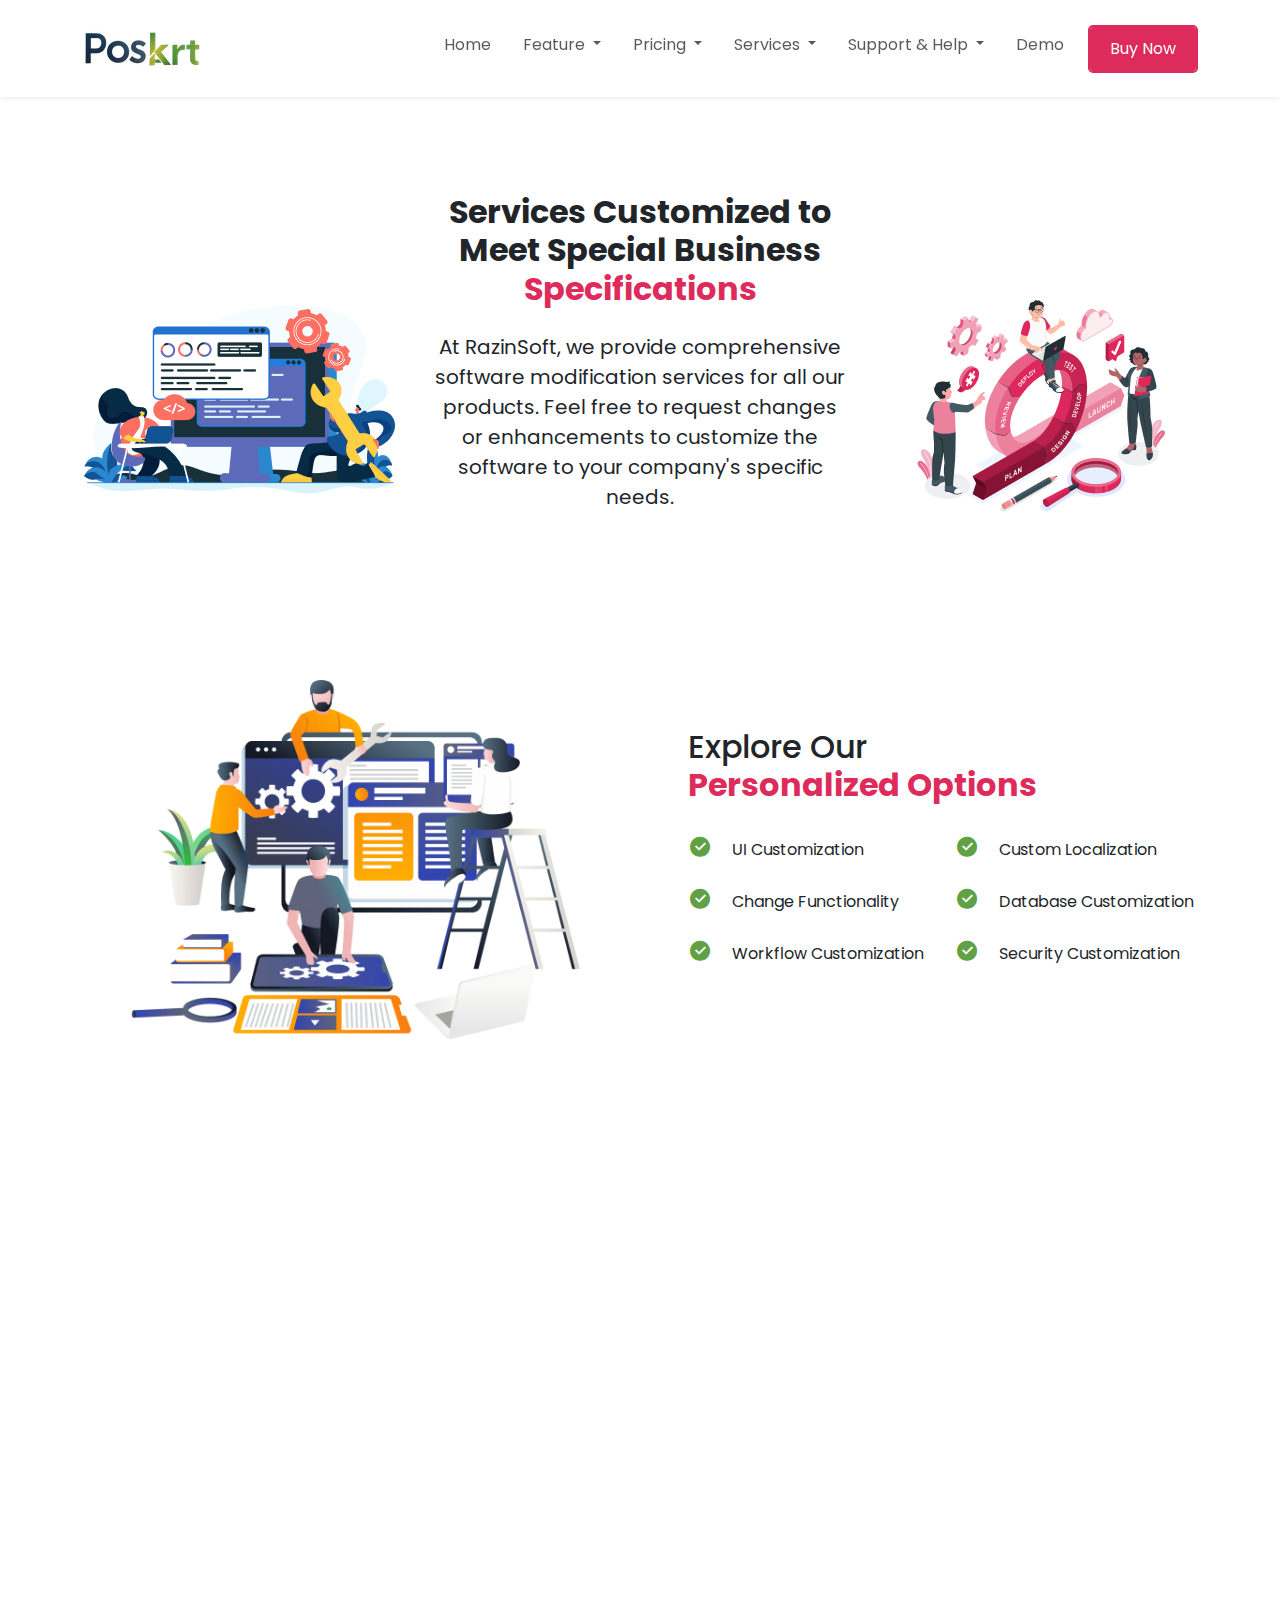
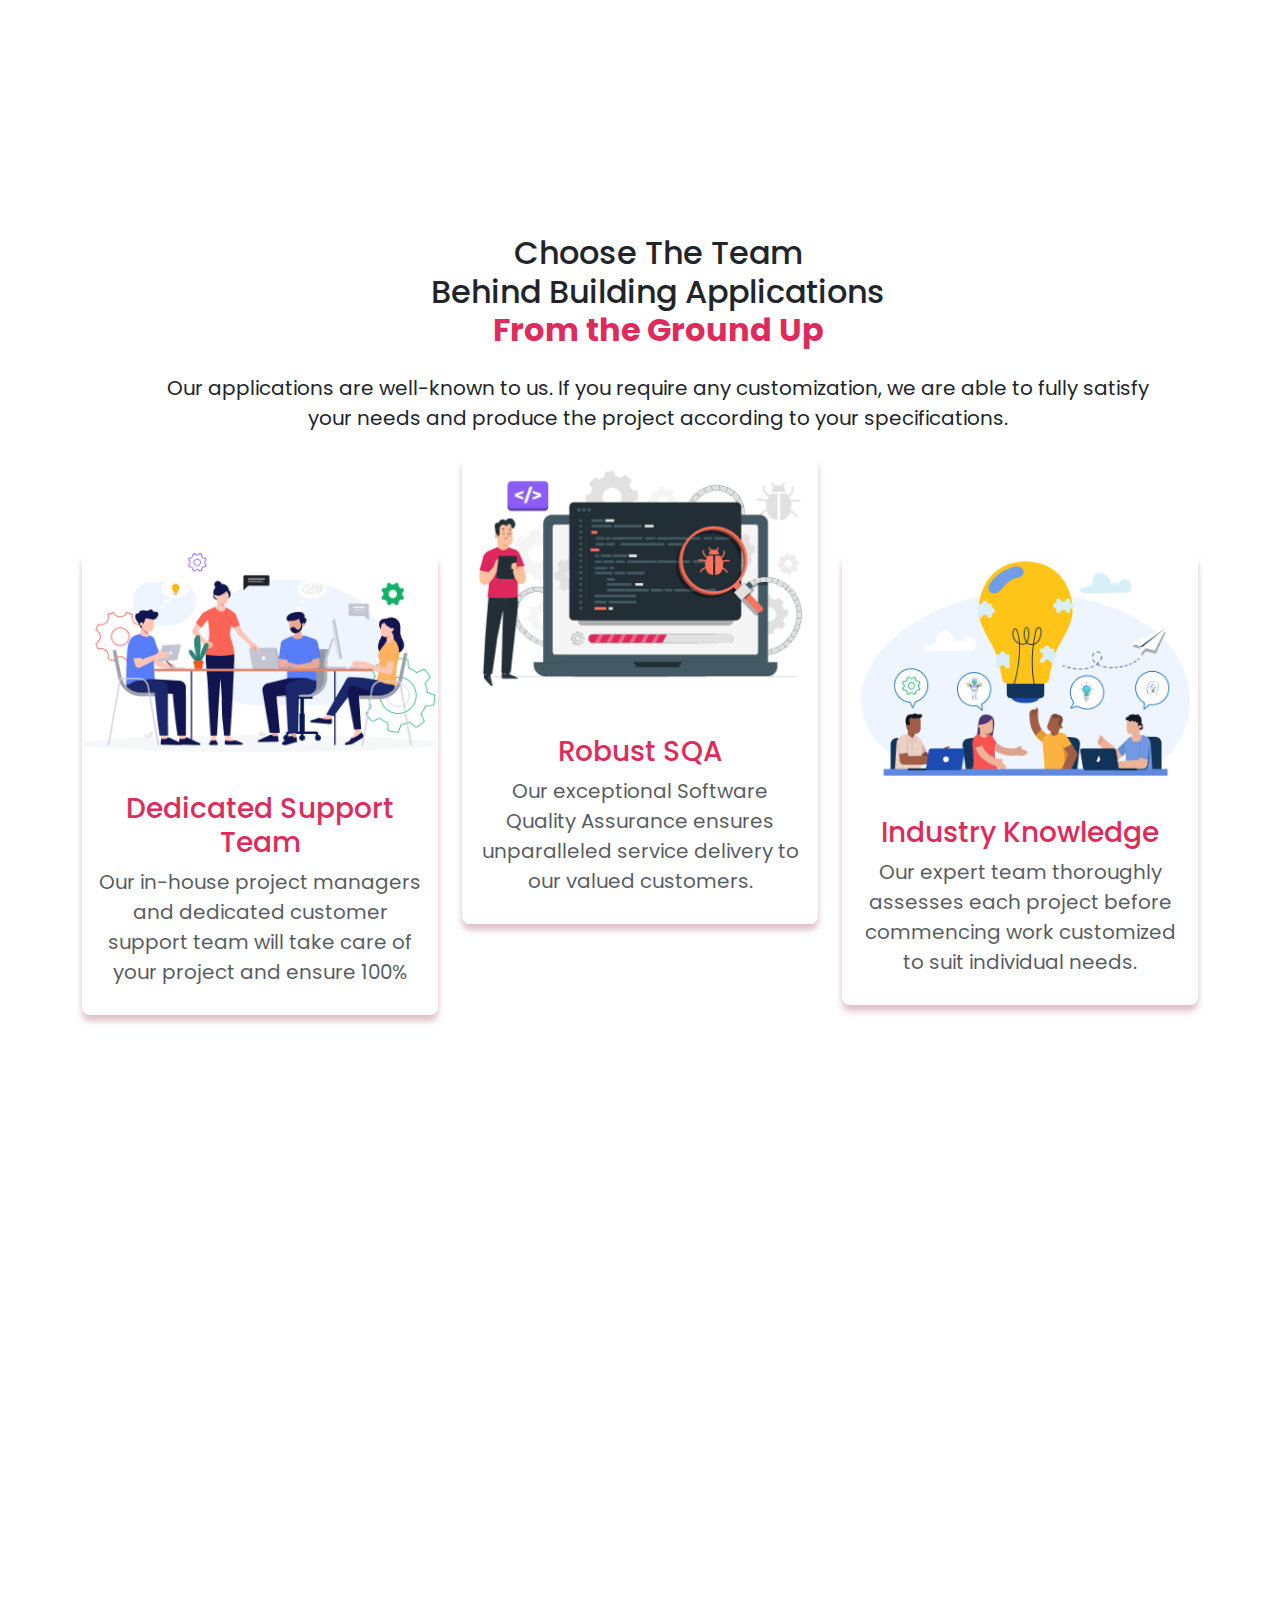
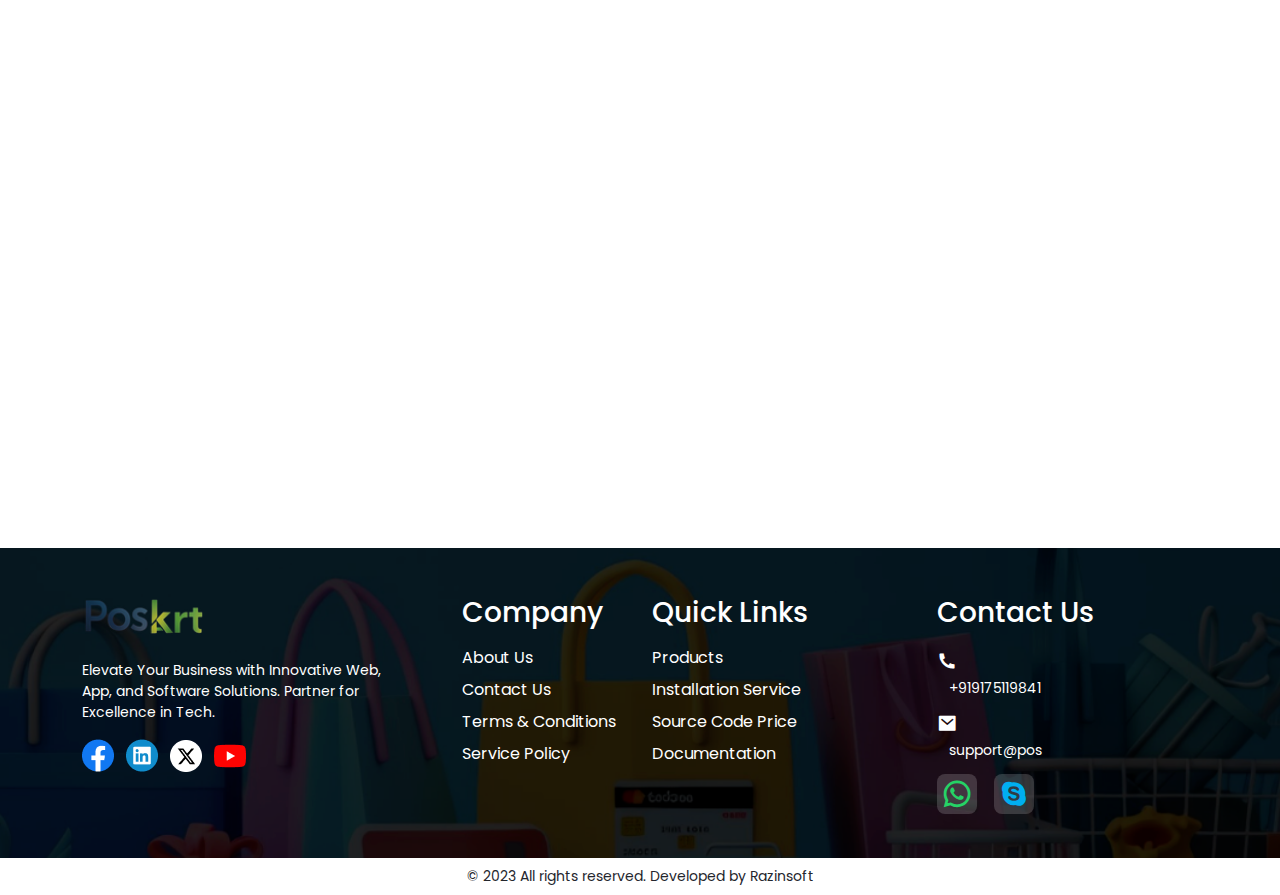
<file: customization.html>
<!DOCTYPE html>
<html lang="en">


<!-- Mirrored from  POSKrt.app/customization by HTTrack Website Copier/3.x [XR&CO'2014], Wed, 24 Jul 2024 07:32:58 GMT -->
<!-- Added by HTTrack --><meta http-equiv="content-type" content="text/html;charset=UTF-8" /><!-- /Added by HTTrack -->
<head>
    <meta charset="UTF-8">
    <meta name="viewport" content="width=device-width, initial-scale=1.0">
    <title> POSKrt | Customization</title>
    <link rel="icon" href="src/home/image/favicon.ico">
    <link rel="stylesheet" href="style/animate.min.css" />
    <link rel="stylesheet" href="style/main.css">
</head>

<body>
    <main class="body-area">
        <!-- ############################################### -->
<!-- ///////////////// MAIN HEADER ///////////////// -->
<!-- ############################################### -->

<header class="navbar navbar-expand-lg navbar-light bg-white shadow-sm sticky-top">
    <div class="container header-container py-lg-3">
    <!-- Logo -->
    <a class="navbar-brand" href="index.html">
        <img class="header-logo-dark" src="src/home/image/logo/logo-dark.jpeg" alt="Laundry Boss">
        <img class="header-logo-light shrink d-none" src="src/home/image/logo/logo-light.jpeg" alt="Laundry Boss">
    </a>

    <!-- Mobile Menu Button -->
    <a class="navbar-toggler border-0 rounded-0" data-bs-toggle="offcanvas" href="#offcanvasMenu" role="button" aria-controls="offcanvasMenu">
        <span class="navbar-toggler-icon"></span>
    </a>

    <!-- Navbar -->
    <div class="collapse navbar-collapse" id="navbarSupportedContent">
        <ul class="navbar-nav ms-auto mb-2 mb-lg-0">
            <li class="nav-item pe-2">
                <a class="nav-link" href="index.html">Home</a>
            </li>
            <li class="nav-item dropdown px-2">
                <a class="nav-link dropdown-toggle" href="features.html">
                    Feature
                </a>

                <!-- Featured Dropdown -->
                <div class="dropdown-menu bg-transparent border-0">
                    <div class="theme-shadow bg-white rounded mx-auto p-3 position-absolute tray-menu feature-menu">
                        <a href="features.html" class="d-block text-decoration-none text-dark px-3 py-2 theme-shadow-sm rounded mb-2">
                            <i class="ri-line-chart-line text-primary align-middle fs-4 me-3"></i>Super Admin Panel
                        </a>
                        <a href="features.html" class="d-block text-decoration-none text-dark px-3 py-2 theme-shadow-sm rounded mb-2">
                            <i class="ri-computer-line text-primary align-middle fs-4 me-3"></i>Vue.js Website
                        </a>
                        <a href="features.html" class="d-block text-decoration-none text-dark px-3 py-2 theme-shadow-sm rounded mb-2">
                            <i class="ri-smartphone-line text-primary align-middle fs-4 me-3"></i>Customer App
                        </a>
                        <a href="features.html" class="d-block text-decoration-none text-dark px-3 py-2 theme-shadow-sm rounded mb-2">
                            <i class="ri-store-2-line text-primary align-middle fs-4 me-3"></i>Seller App Addon
                        </a>
                        <a href="features.html" class="d-block text-decoration-none text-dark px-3 py-2 theme-shadow-sm rounded mb-2">
                            <i class="ri-truck-line text-primary align-middle fs-4 me-3"></i>Rider App Addon
                        </a>
                    </div>
                </div>
            </li>

            <li class="nav-item dropdown px-2">
                <a class="nav-link dropdown-toggle" href="index.html#pricing">
                    Pricing
                </a>

                <!-- Pricing Dropdown -->
                <div class="dropdown-menu bg-transparent border-0">
                    <div class="theme-shadow rounded mx-auto p-5 bg-white position-absolute tray-menu">
                        <div class="border-bottom pb-4 mb-3">
                            <h2 class="d-inline fw-bold">Pricing</h2>
                        </div>
                        <div class="row">
    <div class="col-6">
        <div class="bg-light rounded p-4">
            <h3>REGULAR License</h3>
            <small class="d-block mb-3">Start small but effective</small>
            <div class="d-inline-block basic-price">
                <span class="fs-4 fw-normal text-decoration-line-through text-danger me-2">$99</span>
            </div>
            <h2 class="d-inline-block fw-bold mb-3">$19</h2>
            <div>
                <a target="_blank" href="https:// .net/item/ready-ecommerce-complete-multi-vendor-ecommerce-mobile-app-website-rider-app-with-seller-app/52519302"><button class="custom-btn btn1 px-5">Buy Now</button></a>
            </div>
        </div>
    </div>
    <div class="col-6">
        <div class="bg-white border border-2 border-primary rounded p-4">
            <div class="row">
                <div class="col-9">
                    <h3 class="text-primary fw-bold">Extended License</h3>
                    <small class="d-block mb-3">Start small but effective</small>
                    <div class="d-inline-block basic-price">
                        <span class="fs-4 fw-normal text-danger text-decoration-line-through me-2">$999</span>
                    </div>
                    <h2 class="d-inline-block fw-bold mb-3">$399</h2>
                    <div>
                        <a target="_blank" href="https:// .net/item/ready-ecommerce-complete-multi-vendor-ecommerce-mobile-app-website-rider-app-with-seller-app/52519302"><button class="custom-btn btn4 px-5">Buy Now</button></a>
                    </div>
                </div>
                <div class="col-3">
                    <img src="src/home/image/rocket.png" alt="Rocket" class="w-100">
                </div>
            </div>
        </div>
    </div>
</div>                    </div>
                </div>
            </li>

            <li class="nav-item dropdown px-2">
                <a class="nav-link dropdown-toggle" href="#">
                    Services
                </a>

                <!-- Services Dropdown -->
                <div class="dropdown-menu bg-transparent border-0">
                    <div class="theme-shadow rounded mx-auto p-5 bg-white position-absolute tray-menu service-menu">
                        <div class="border-bottom pb-4 mb-3">
                            <h2 class="d-inline fw-bold">Our Services</h2>
                        </div>
                        <div class="row">
                            <div class="col-6">
                                <a href="installation.html" class="text-decoration-none">
                                    <div class="px-2 py-4 text-center rounded theme-shadow-sm installation-service">
                                        <img src="src/home/image/service-menu/service-menu-installation.svg" class="mb-3" alt="Service" height="80px" width="80px">
                                        <h5 class="fw-bold">Installation</h5>
                                    </div>
                                </a>
                            </div>

                            <div class="col-6">
                                <a href="customization.html" class="text-decoration-none">
                                    <div class="px-2 py-4 text-center rounded theme-shadow-sm customization-service">
                                        <img src="src/home/image/service-menu/service-menu-customization.svg" class="mb-3" alt="Service" height="80px" width="80px">
                                        <h5 class="fw-bold">Customizations</h5>
                                    </div>
                                </a>
                            </div>
                        </div>
                    </div>
                </div>
            </li>

            <li class="nav-item dropdown px-2">
                <a class="nav-link dropdown-toggle" href="contact.html">
                    Support & Help
                </a>

                <!-- Support Dropdown -->
                <div class="dropdown-menu bg-transparent border-0">
                    <div class="theme-shadow rounded mx-auto p-3 bg-white position-absolute tray-menu support-menu">
                        <a href="https://docs.pos/storage/documents/Razinsoft-Documentation/ready-Commerce/doce.html" target="_blank" class="d-block text-decoration-none text-dark p-3 theme-shadow-sm rounded mb-2">
                            <i class="ri-file-list-2-fill text-primary me-3"></i>Documentations
                        </a>
                        <a href="contact.html" class="d-block text-decoration-none text-dark p-3 theme-shadow-sm rounded mb-2">
                            <i class="ri-information-fill text-primary me-3"></i>About Us
                        </a>
                        <a href="contact.html#contact" class="d-block text-decoration-none text-dark p-3 theme-shadow-sm rounded mb-2">
                            <i class="ri-phone-fill text-primary me-3"></i>Contact us
                        </a>
                        <a href="index.html#faq" class="d-block text-decoration-none text-dark p-3 theme-shadow-sm rounded mb-2">
                            <i class="ri-question-fill text-primary me-3"></i>FAQs
                        </a>
                    </div>
                </div>
            </li>

            <li class="nav-item px-2">
                <a class="nav-link" href="index.html#demo">Demo</a>
            </li>

            <li class="nav-item ps-2">
                <button data-bs-toggle="modal" data-bs-target="#buyModal" class="custom-btn btn3">Buy Now</button>
            </li>
        </ul>
    </div>
</div></header>

<!-- Mobile Menu -->
<div class="offcanvas offcanvas-start" tabindex="-1" id="offcanvasMenu">
    <div class="offcanvas-header pb-4">
        <a class="navbar-brand" href="index.html"><img src="src/home/image/logo/logo-light.jpeg" alt="Razinsoft"></a>
        <button type="button" class="btn-close" data-bs-dismiss="offcanvas" aria-label="Close"></button>
    </div>
    <div class="offcanvas-body text-dark">
        <ul class="list-unstyled px-3">
            <li class="mb-4"><a href="index.html" class="text-decoration-none text-dark fw-5">Home</a></li>
            <li class="mb-4"><a href="features.html" class="text-decoration-none text-dark fw-5">Features</a></li>
            <li class="mb-4"><a href="index.html#pricing" class="text-decoration-none text-dark fw-5">Pricing</a></li>
            <li class="mb-4">
                <div class="accordion" id="serviceMenuAccordion">
                    <div class="accordion-item border-0">
                        <h2 class="accordion-header">
                            <button class="accordion-button bg-white collapsed p-0" type="button" data-bs-toggle="collapse" data-bs-target="#collapseTwo" aria-expanded="false" aria-controls="collapseTwo">
                                <span class="text-dark">Services</span>
                            </button>
                        </h2>
                        <div id="collapseTwo" class="accordion-collapse collapse" data-bs-parent="#serviceMenuAccordion">
                            <div class="accordion-body bg-white service-menu w-100 px-0 pt-4 pb-2">
                                <div class="row">
                                    <div class="col-6">
                                        <a href="installation.html" class="text-decoration-none">
                                            <div class="px-2 py-4 text-center rounded theme-shadow-sm installation-service">
                                                <img src="src/home/image/service-menu/service-menu-installation.svg" class="mb-3" alt="Service" height="80px" width="80px">
                                                <h5 class="fw-bold fs-6">Installation</h5>
                                            </div>
                                        </a>
                                    </div>

                                    <div class="col-6">
                                        <a href="customization.html" class="text-decoration-none">
                                            <div class="px-2 py-4 text-center rounded theme-shadow-sm customization-service">
                                                <img src="src/home/image/service-menu/service-menu-customization.svg" class="mb-3" alt="Service" height="80px" width="80px">
                                                <h5 class="fw-bold fs-6">Customizations</h5>
                                            </div>
                                        </a>
                                    </div>
                                </div>
                            </div>
                        </div>
                    </div>
                </div>
            </li>
            <li class="mb-4"><a href="index.html#demo" class="text-decoration-none text-dark fw-5">Demo</a></li>
            <li class="mb-4">
                <div class="accordion border-0 accordion-flush" id="supportMenuAccordion">
                    <div class="accordion-item border-0">
                        <h2 class="accordion-header border-0">
                            <button class="accordion-button bg-white collapsed p-0" type="button" data-bs-toggle="collapse" data-bs-target="#collapseThree" aria-expanded="false" aria-controls="collapseThree">
                                <span class="text-dark">Support & Help</span>
                            </button>
                        </h2>
                        <div id="collapseThree" class="border-0 accordion-collapse collapse" data-bs-parent="#supportMenuAccordion">
                            <div class="accordion-body bg-white border-0 service-menu w-100 px-0 pt-4 pb-2">
                                <div class="theme-shadow rounded mx-auto p-3 position-absolute">
                                    <a href="https://docs.pos/storage/documents/Razinsoft-Documentation/ready-Commerce/doce.html" target="_blank" class="d-block text-decoration-none text-dark p-3 theme-shadow-sm rounded mb-2">
                                        <i class="ri-file-list-2-fill text-primary me-3"></i>Documentations
                                    </a>
                                    <a href="contact.html" class="d-block text-decoration-none text-dark p-3 theme-shadow-sm rounded mb-2">
                                        <i class="ri-information-fill text-primary me-3"></i>About Us
                                    </a>
                                    <a href="contact.html#contact" class="d-block text-decoration-none text-dark p-3 theme-shadow-sm rounded mb-2">
                                        <i class="ri-phone-fill text-primary me-3"></i>Contact us
                                    </a>
                                    <a href="index.html#faq" class="d-block text-decoration-none text-dark p-3 theme-shadow-sm rounded mb-2">
                                        <i class="ri-question-fill text-primary me-3"></i>FAQs
                                    </a>
                                </div>
                            </div>
                        </div>
                    </div>
                </div>
            </li>
        </ul>
    </div>
</div><!-- Modal -->
<div class="modal fade" id="buyModal" tabindex="-1" aria-labelledby="buyModalLabel" aria-hidden="true">
    <div class="modal-dialog modal-dialog-centered modal-xl">
        <div class="modal-content">
            <div class="modal-body p-5">
                <div class="border-bottom pb-4 mb-3">
                    <h2 class="text-primary d-inline fw-bold">Pricing</h2>
                </div>
                <div class="row">
    <div class="col-6">
        <div class="bg-light rounded p-4">
            <h3>REGULAR License</h3>
            <small class="d-block mb-3">Start small but effective</small>
            <div class="d-inline-block basic-price">
                <span class="fs-4 fw-normal text-decoration-line-through text-danger me-2">$99</span>
            </div>
            <h2 class="d-inline-block fw-bold mb-3">$19</h2>
            <div>
                <a target="_blank" href="https:// .net/item/ready-ecommerce-complete-multi-vendor-ecommerce-mobile-app-website-rider-app-with-seller-app/52519302"><button class="custom-btn btn1 px-5">Buy Now</button></a>
            </div>
        </div>
    </div>
    <div class="col-6">
        <div class="bg-white border border-2 border-primary rounded p-4">
            <div class="row">
                <div class="col-9">
                    <h3 class="text-primary fw-bold">Extended License</h3>
                    <small class="d-block mb-3">Start small but effective</small>
                    <div class="d-inline-block basic-price">
                        <span class="fs-4 fw-normal text-danger text-decoration-line-through me-2">$999</span>
                    </div>
                    <h2 class="d-inline-block fw-bold mb-3">$399</h2>
                    <div>
                        <a target="_blank" href="https:// .net/item/ready-ecommerce-complete-multi-vendor-ecommerce-mobile-app-website-rider-app-with-seller-app/52519302"><button class="custom-btn btn4 px-5">Buy Now</button></a>
                    </div>
                </div>
                <div class="col-3">
                    <img src="src/home/image/rocket.png" alt="Rocket" class="w-100">
                </div>
            </div>
        </div>
    </div>
</div>            </div>
        </div>
    </div>
</div><section class="container text-center my-5 py-5 px-lg-5 hero-icons position-relative">
    <div class="row">
        <div class="col-md-3 d-flex justify-content-center align-items-end">
            <img src="src/customization/image/info_1.png">
        </div>

        <div class="col-md-6">
            <h2 class="h2 mb-4 fw-bold">
                Services Customized to <br>Meet Special Business
                <span class="text-primary d-block">Specifications</span>
            </h2>
            <p class="mb-4 fs-5 px-lg-5">
                At RazinSoft, we provide comprehensive software modification services for all our products. Feel free to request changes or enhancements to customize the software to your company's specific needs.
            </p>
        </div>
        <div class="col-md-3 d-md-flex d-none justify-content-center align-items-end">
            <img src="src/customization/image/info_2.png">
        </div>
    </div>
    <!-- Floating icons -->
</section><!-- ############################################### -->
<!-- /////////////// OFFERING SECTION ////////////// -->
<!-- ############################################### -->

<section class="container my-5 py-5">
    <div class="row mb-5">
        <div class="col-lg-6 mb-5 mb-lg-0">
            <div id="introVideoThumbnail" class="rounded-2 w-100 align-items-center animate__animated animate__fadeInLeft wow" style="background-image: url('src/customization/image/offerings.png'); background-size: contain; background-repeat: no-repeat; background-position: center; height: 360px;">
            </div>
        </div>
        <!-- INTRO TEXT -->
        <div class="col-lg-6 ps-lg-5 my-auto">
            <div class="animate__animated animate__fadeInRight wow">
                <h1 class="h2 mb-4">Explore Our <br>
                    <strong class="text-primary">Personalized Options</strong>
                </h1>
                <div class="row">
                    <div class="col-md-6">
                        <ul class="list-unstyled  mb-4">
                            <li class="mb-3"><i class="ri-checkbox-circle-fill checkmark fs-4 me-3"></i>
                                UI Customization
                            </li>
                            <li class="mb-3"><i class="ri-checkbox-circle-fill checkmark fs-4 me-3"></i>
                                Change Functionality
                            </li>
                            <li class="mb-3"><i class="ri-checkbox-circle-fill checkmark fs-4 me-3"></i>
                                Workflow Customization
                            </li>
                        </ul>
                    </div>
                    <div class="col-md-6">
                        <ul class="list-unstyled mb-4">
                            <li class="mb-3"><i class="ri-checkbox-circle-fill checkmark fs-4 me-3"></i>
                                Custom Localization
                            </li>
                            <li class="mb-3"><i class="ri-checkbox-circle-fill checkmark fs-4 me-3"></i>
                                Database Customization
                            </li>
                            <li class="mb-3"><i class="ri-checkbox-circle-fill checkmark fs-4 me-3"></i>
                                Security Customization
                            </li>
                        </ul>
                    </div>
                </div>

            </div>
        </div>
    </div>

</section><!-- ############################################### -->
<!-- /////////////// WORKFLOW SECTION ////////////// -->
<!-- ############################################### -->

<section class="container my-5 py-5">
    <div class="row mb-5">
        <!-- INTRO TEXT -->
        <div class="col-lg-6 ps-lg-5 my-auto">
            <div class="animate__animated animate__fadeInLeft wow">
                <h1 class="h2 mb-4">Our Dynamic<br>
                    <strong class="text-primary">Customization Process</strong>
                </h1>
                <ul class="list-unstyled  mb-4 fs-5      ">
                    <li class="mb-3"><i class="ri-checkbox-circle-fill checkmark fs-4 me-3"></i>
                        Purchase the script from  
                    </li>
                    <li class="mb-3"><i class="ri-checkbox-circle-fill checkmark fs-4 me-3"></i>
                        Discuss requirements and receive a quote
                    </li>
                    <li class="mb-3"><i class="ri-checkbox-circle-fill checkmark fs-4 me-3"></i>
                        Request customization based on the quote
                    </li>
                    <li class="mb-3"><i class="ri-checkbox-circle-fill checkmark fs-4 me-3"></i>
                        We work on the project and deliver it to you
                    </li>
                </ul>
            </div>
        </div>
        <div class="col-lg-6 mb-5 mb-lg-0">
            <div id="introVideoThumbnail" class="rounded-2 w-100 align-items-center animate__animated animate__fadeInRight wow" style="background-image: url('src/customization/image/workflow.png'); background-size: contain; background-repeat: no-repeat; background-position: center; height: 410px;">
            </div>
        </div>
    </div>
</section><!-- ############################################### -->
<!-- /////// CUSTOMIZATION SERVICE SECTION ///////// -->
<!-- ############################################### -->
<section class="container my-5 py-5">
    <div class="row">
        <div class="col-md-12 text-center ps-lg-5">
            <h1 class="mb-4 h2">
                <span class="d-block">Choose The Team</span>
                 Behind Building Applications
                <strong class="text-primary d-block">From the Ground Up</strong>
            </h1>
            <p class="mb-4 fs-5 px-lg-5">
                Our applications are well-known to us. If you require any customization, we are able to fully satisfy your needs and produce the project according to your specifications.
            </p>
        </div>
    </div>

    <div class="row">
        <div class="col-md-4 text-center mt-lg-5 pt-lg-5">
            <div class="theme-shadow rounded">
                <img src="src/customization/image/service_1.png" class="w-100 contain-fit mb-4" alt="RazinSoft">
                <div class="px-3 pb-1">
                    <h3 class="mt-3 text-primary">Dedicated Support Team </h3>
                    <p class="mb-4 fs-5 text-muted">
                        Our in-house project managers and dedicated customer support team will take care of your project and ensure 100%
                    </p>
                </div>
            </div>
        </div>

        <div class="col-md-4 text-center">
            <div class="theme-shadow rounded">
                <img src="src/customization/image/service_2.png" class="w-100 contain-fit mb-4" alt="RazinSoft">
                <div class="px-3 pb-1">
                    <h3 class="mt-3 text-primary">Robust SQA </h3>
                    <p class="mb-4 fs-5 text-muted">
                        Our exceptional Software Quality Assurance ensures unparalleled service delivery to our valued customers.
                    </p>
                </div>
            </div>
        </div>

        <div class="col-md-4 text-center mt-lg-5 pt-lg-5">
            <div class="theme-shadow rounded">
                <img src="src/customization/image/service_3.png" class="w-100 contain-fit mb-4" alt="RazinSoft">
                <div class="px-3 pb-1">
                    <h3 class="mt-3 text-primary">Industry Knowledge </h3>
                    <p class="mb-4 fs-5 text-muted">
                        Our expert team thoroughly assesses each project before commencing work customized to suit individual needs.
                    </p>
                </div>
            </div>
        </div>
    </div>
</section><!-- ############################################### -->
<!-- ///////////// TESTIMONIAL SECTION ///////////// -->
<!-- ############################################### -->

<section class="container my-5 py-5">
    <div class="row">
        <!-- Description -->
        <div class="col-lg-6 pe-5 mb-5 mb-lg-0 my-auto">
            <div class="animate__animated animate__fadeInLeft wow">
                <span class="d-block fs-3">Warm greetings from the </span>
                <h1 class="text-primary h2 fw-bold mb-3">Happy Customers</h1>
                <p class="mb-4 fs-5">
                    Our products are gaining popularity on   thanks to the support of our loyal customers.
                </p>
                <button class="btn border border-3 rounded-1 px-3 me-4" type="button" data-bs-target="#testimonialCarousel" data-bs-slide="prev"><i class="ri-arrow-left-line"></i>
                </button>
                <button class="btn border border-3 rounded-1 px-3" type="button" data-bs-target="#testimonialCarousel" data-bs-slide="next">
                    <i class="ri-arrow-right-line"></i>
                </button>
            </div>
        </div>

        <!-- Testimonial Slider -->
        <div class="col-lg-6">
            <div id="testimonialCarousel" class="carousel slide animate__animated animate__fadeInRight wow" data-bs-ride="carousel">
                <div class="carousel-inner">
                    <div class="carousel-item px-3 active">
                        <div class="text-white px-4 py-2 rounded-3 testimonial bg-danger">
                            <i class="ri-double-quotes-l display-5 d-block mb-4"></i>
                            <p>I really like the team for example, a relationship-focused performance expectation might be that the employee sustain collegial working relationships with her peers, subordinates and customers.
                            </p>
                            <div class="my-3">
                                <img src="src/customization/image/avatar.png" height="65px" width="65px" class="rounded-circle me-2" alt="Profile Image">
                                <strong class="fs-5">Riley Griffin</strong>
                            </div>
                        </div>
                    </div>
                    <div class="carousel-item px-3">
                        <div class="text-white px-4 py-2 rounded-3 testimonial bg-primary">
                            <i class="ri-double-quotes-l display-5 d-block mb-4"></i>
                            <p>I just love this product and many thanks to the support team . This is what required after buying a software product. Your team provided professional support and made an industry level product . Thanks and Keep the good work.
                            </p>
                            <div class="my-3">
                                <img src="src/customization/image/avatar.png" height="65px" width="65px" class="rounded-circle me-2" alt="Profile Image">
                                <strong class="fs-5">Mir Fahim</strong>
                            </div>
                        </div>
                    </div>
                    <div class="carousel-item px-3">
                        <div class="text-white px-4 py-3 rounded-3 testimonial bg-secondary">
                            <i class="ri-double-quotes-l display-5 d-block mb-4"></i>
                            <p>This script is quite good and complete, but something that surprises me is their support assistance is totally excellent, they always stayed with me while I had doubts, razinsoft is quite good in their scripts.
                            </p>
                            <div class="my-3">
                                <img src="src/customization/image/avatar.png" height="65px" width="65px" class="rounded-circle me-2 cover-fit" alt="Profile Image">
                                <strong class="fs-5">Enmanuel</strong>
                            </div>
                        </div>
                    </div>
                </div>
            </div>
        </div>
    </div>
</section><section class="container my-5 py-5">
    <div class="row mb-5">
        <!-- INTRO TEXT -->
        <div class="col-lg-6 my-auto">
            <div class="animate__animated animate__fadeInLeft wow">
                <h1 class="h2 mb-4">
                    <span class="d-block">Receive Skilled </span>
                    Personalization Assistance From
                    <strong class="text-primary d-block">Expert Personalization Support</strong>
                </h1>
                <p class="mb-4 fs-5">
                    We know our applications inside out. If you need any changes, we can make them exactly how you want and deliver the project just as you envisioned.
                </p>
                <div>
                    <a target="_blank" href="https://wa.link/8xnekk">
                        <button class="custom-btn btn3 py-1"><i class="ri-whatsapp-line me-2 align-middle fs-2"></i>Book A Meeting</button></a>
                </div>
            </div>
        </div>
        <div class="col-lg-6 mb-5 mb-lg-0">
            <div id="introVideoThumbnail" class="rounded-2 w-100 align-items-center animate__animated animate__fadeInRight wow" style="background-image: url('src/customization/image/call_to_action.png'); background-size: contain; background-repeat: no-repeat; background-position: center; height: 410px;">
            </div>
        </div>
    </div>
</section><!-- ############################################### -->
<!-- ////////////////// MAIN FOOTER //////////////// -->
<!-- ############################################### -->

<footer class="container-fluid mt-5 pt-5 px-0 main-footer text-white">
    <section class="container pb-4">
        <div class="row">

            <!-- About Info -->
            <div class="col-md-6 col-lg-4 pe-5 mb-5 mb-lg-0">
                <a href="#" class="d-block mb-4"><img src="src/home/image/logo/logo-dark.jpeg" height="40px" alt="Razinsoft"></a>
                <p class="small">
                    Elevate Your Business with Innovative
                    Web, App, and Software Solutions. Partner for Excellence in Tech.
                </p>
                <div class="mb-3">
                    <a href="http://facebook.com/razinsoft" target="_blank" class="text-decoration-none me-2">
                        <img src="src/home/image/social-icons/Facebook.png" alt="Facebook">
                    </a>
                    <a href="http://linkedin.com/company/razinsoft" target="_blank" class="text-decoration-none me-2">
                        <img src="src/home/image/social-icons/LinkedIn.png" alt="LinkedIn">
                    </a>
                    <a href="http://x.com/razinsoft" target="_blank" class="text-decoration-none me-2">
                        <img src="src/home/image/social-icons/Twitter.png" alt="Twitter">
                    </a>
                    <a href="http://youtube.com/@razinsoft" target="_blank" class="text-decoration-none me-2">
                        <img src="src/home/image/social-icons/Youtube.png" alt="Youtube">
                    </a>
                </div>
                
            </div>

            <!-- Company Links -->
            <div class="col-md-6 col-lg-2 mb-5 mb-lg-0">
                <h3 class="mb-3">Company</h3>
                <a href="contact.html" class="text-decoration-none text-white d-block mb-2">About Us</a>
                <a href="contact.html#contact" class="text-decoration-none text-white d-block mb-2">Contact Us</a>
                <a href="terms.html" class="text-decoration-none text-white d-block mb-2">Terms & Conditions</a>
                <a href="service_policy.html" class="text-decoration-none text-white d-block mb-2">Service Policy</a>
            </div>

            <!-- Quick Links -->
            <div class="col-md-6 col-lg-3 mb-5 mb-lg-0">
                <h3 class="mb-3">Quick Links</h3>
                <a href="index.html#demo" class="text-decoration-none text-white d-block mb-2">Products</a>
                <a href="installation.html" class="text-decoration-none text-white d-block mb-2">Installation Service</a>
                <a href="index.html#pricing" class="text-decoration-none text-white d-block mb-2">Source Code Price</a>
                <a target="_blank" href="https://docs.pos/storage/documents/Razinsoft-Documentation/ready-Commerce/doce.html" class="text-decoration-none text-white d-block mb-2">Documentation</a>
            </div>

            <!-- Contact Info -->
            <div class="col-md-6 col-lg-3">
                <h3 class="mb-3">Contact Us</h3>
                <div class="row mb-2">
                    <div class="col-1"><i class="ri-phone-fill fs-5"></i></div>
                    <div class="col-11 ps-4"><small><a href="tel: +919175119841" class="text-decoration-none text-white"> +919175119841</a></small></div>
                </div>
                <div class="row mb-2">
                    <div class="col-1"><i class="ri-mail-fill fs-5"></i></div>
                    <div class="col-11 ps-4"><small><a href="mailto:support@pos" class="text-decoration-none text-white">support@pos</a></small></div>
                </div>
                <div>
                    <a href="https://wa.link/8xnekk" target="_blank" class="text-decoration-none text-whatsapp">
                        <i class="ri-whatsapp-line p-1 rounded align-middle me-3 fs-2" style="background-color: #ffffff2c;"></i>
                    </a>
                    <a href="tel: +919175119841" class="text-decoration-none text-white text-skype">
                        <i class="ri-skype-fill p-1 rounded align-middle me-1 fs-2" style="margin-left: -3px; background-color: #ffffff2c;"></i>
                    </a>
                </div>
            </div>
        </div>
    </section>

    <!-- Copyright -->
    <div class="text-center bg-white text-dark small py-2 mt-3">
        © 2023 All rights reserved. Developed by Razinsoft
    </div>
</footer>    </main>

    <!-- JavaScript -->
    <script src="javascript/bootstrap.min.js"></script>
    <script src="javascript/swiper.bundle.min.js"></script>
    <script src="javascript/navlink.js"></script>
    <script src="javascript/wow.min.js"></script>

    <!-- Initialize Wow -->
    <script>
        new WOW().init();
    </script>

    <script src="javascript/SmoothScroll.min.js"></script>

    <script>
        SmoothScroll({
            animationTime: 800,
            stepSize: 75,
            accelerationDelta: 30,
            accelerationMax: 2,
            keyboardSupport: true,
            arrowScroll: 50,
            pulseAlgorithm: true,
            pulseScale: 4,
            pulseNormalize: 1,
            touchpadSupport: true,
            fixedBackground: true
        });
    </script>

    <script src="javascript/main.js" type="module"></script>
</body>


<!-- Mirrored from  POSKrt.app/customization by HTTrack Website Copier/3.x [XR&CO'2014], Wed, 24 Jul 2024 07:33:00 GMT -->
</html>
</file>
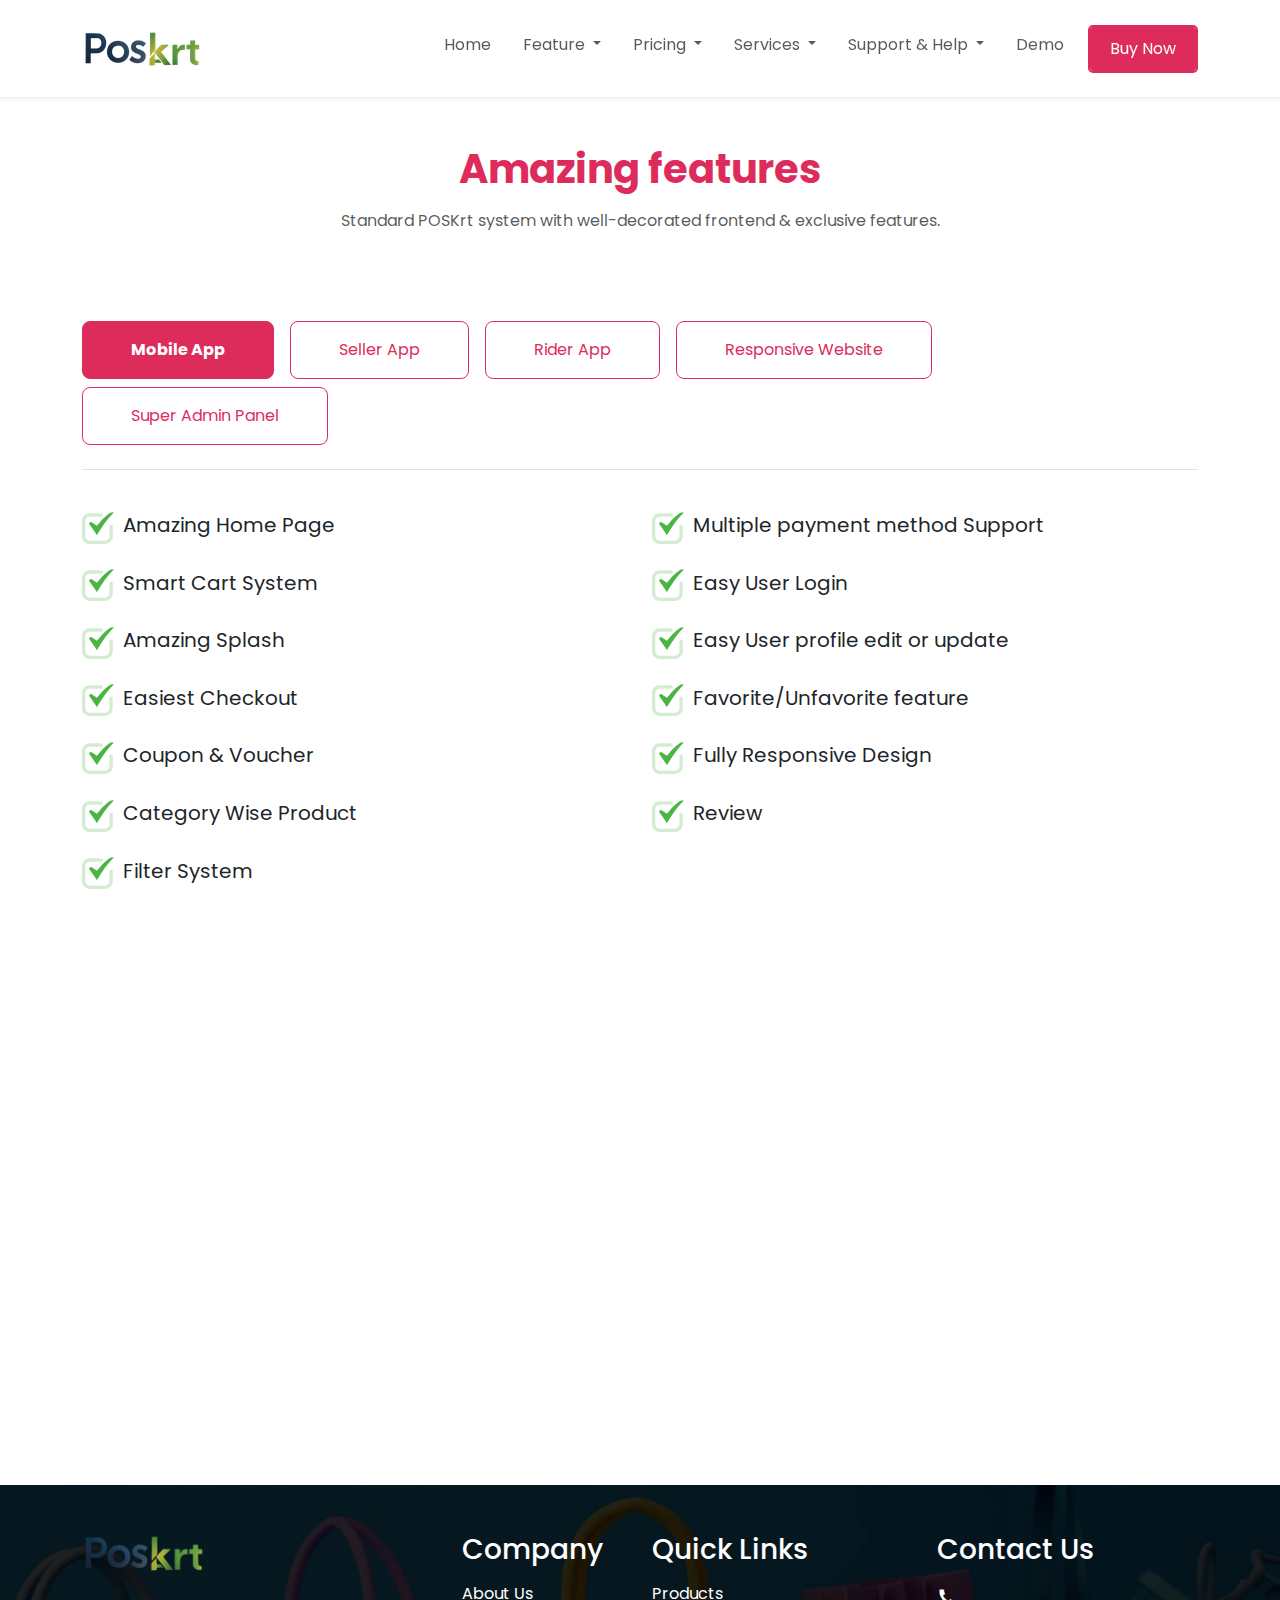
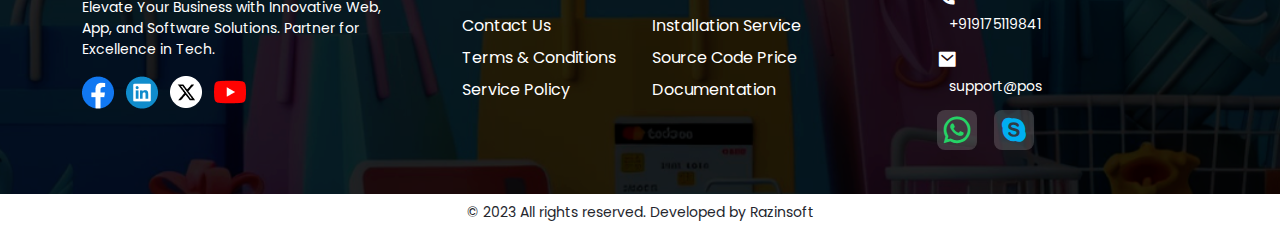
<file: features.html>
<!DOCTYPE html>
<html lang="en">

<!-- Added by HTTrack --><meta http-equiv="content-type" content="text/html;charset=UTF-8" /><!-- /Added by HTTrack -->
<head>
    <meta charset="UTF-8">
    <meta name="viewport" content="width=device-width, initial-scale=1.0">
    <title> POSKrt | Features</title>
    <link rel="icon" href="src/home/image/favicon.ico">
    <link rel="stylesheet" href="style/animate.min.css" />
    <link rel="stylesheet" href="style/swiper.bundle.min.css" />
    <link rel="stylesheet" href="style/main.css">
</head>

<body>
    <main class="body-area">
        <!-- ############################################### -->
<!-- ///////////////// MAIN HEADER ///////////////// -->
<!-- ############################################### -->

<header class="navbar navbar-expand-lg navbar-light bg-white shadow-sm sticky-top">
    <div class="container header-container py-lg-3">
    <!-- Logo -->
    <a class="navbar-brand" href="index.html">
        <img class="header-logo-dark" src="src/home/image/logo/logo-dark.jpeg" alt="Laundry Boss">
        <img class="header-logo-light shrink d-none" src="src/home/image/logo/logo-light.jpeg" alt="Laundry Boss">
    </a>

    <!-- Mobile Menu Button -->
    <a class="navbar-toggler border-0 rounded-0" data-bs-toggle="offcanvas" href="#offcanvasMenu" role="button" aria-controls="offcanvasMenu">
        <span class="navbar-toggler-icon"></span>
    </a>

    <!-- Navbar -->
    <div class="collapse navbar-collapse" id="navbarSupportedContent">
        <ul class="navbar-nav ms-auto mb-2 mb-lg-0">
            <li class="nav-item pe-2">
                <a class="nav-link" href="index.html">Home</a>
            </li>
            <li class="nav-item dropdown px-2">
                <a class="nav-link dropdown-toggle" href="features.html">
                    Feature
                </a>

                <!-- Featured Dropdown -->
                <div class="dropdown-menu bg-transparent border-0">
                    <div class="theme-shadow bg-white rounded mx-auto p-3 position-absolute tray-menu feature-menu">
                        <a href="features.html" class="d-block text-decoration-none text-dark px-3 py-2 theme-shadow-sm rounded mb-2">
                            <i class="ri-line-chart-line text-primary align-middle fs-4 me-3"></i>Super Admin Panel
                        </a>
                        <a href="features.html" class="d-block text-decoration-none text-dark px-3 py-2 theme-shadow-sm rounded mb-2">
                            <i class="ri-computer-line text-primary align-middle fs-4 me-3"></i>Vue.js Website
                        </a>
                        <a href="features.html" class="d-block text-decoration-none text-dark px-3 py-2 theme-shadow-sm rounded mb-2">
                            <i class="ri-smartphone-line text-primary align-middle fs-4 me-3"></i>Customer App
                        </a>
                        <a href="features.html" class="d-block text-decoration-none text-dark px-3 py-2 theme-shadow-sm rounded mb-2">
                            <i class="ri-store-2-line text-primary align-middle fs-4 me-3"></i>Seller App Addon
                        </a>
                        <a href="features.html" class="d-block text-decoration-none text-dark px-3 py-2 theme-shadow-sm rounded mb-2">
                            <i class="ri-truck-line text-primary align-middle fs-4 me-3"></i>Rider App Addon
                        </a>
                    </div>
                </div>
            </li>

            <li class="nav-item dropdown px-2">
                <a class="nav-link dropdown-toggle" href="index.html#pricing">
                    Pricing
                </a>

                <!-- Pricing Dropdown -->
                <div class="dropdown-menu bg-transparent border-0">
                    <div class="theme-shadow rounded mx-auto p-5 bg-white position-absolute tray-menu">
                        <div class="border-bottom pb-4 mb-3">
                            <h2 class="d-inline fw-bold">Pricing</h2>
                        </div>
                        <div class="row">
    <div class="col-6">
        <div class="bg-light rounded p-4">
            <h3>REGULAR License</h3>
            <small class="d-block mb-3">Start small but effective</small>
            <div class="d-inline-block basic-price">
                <span class="fs-4 fw-normal text-decoration-line-through text-danger me-2">$99</span>
            </div>
            <h2 class="d-inline-block fw-bold mb-3">$19</h2>
            <div>
                <a target="_blank" href="https:// .net/item/ready-ecommerce-complete-multi-vendor-ecommerce-mobile-app-website-rider-app-with-seller-app/52519302"><button class="custom-btn btn1 px-5">Buy Now</button></a>
            </div>
        </div>
    </div>
    <div class="col-6">
        <div class="bg-white border border-2 border-primary rounded p-4">
            <div class="row">
                <div class="col-9">
                    <h3 class="text-primary fw-bold">Extended License</h3>
                    <small class="d-block mb-3">Start small but effective</small>
                    <div class="d-inline-block basic-price">
                        <span class="fs-4 fw-normal text-danger text-decoration-line-through me-2">$999</span>
                    </div>
                    <h2 class="d-inline-block fw-bold mb-3">$399</h2>
                    <div>
                        <a target="_blank" href="https:// .net/item/ready-ecommerce-complete-multi-vendor-ecommerce-mobile-app-website-rider-app-with-seller-app/52519302"><button class="custom-btn btn4 px-5">Buy Now</button></a>
                    </div>
                </div>
                <div class="col-3">
                    <img src="src/home/image/rocket.png" alt="Rocket" class="w-100">
                </div>
            </div>
        </div>
    </div>
</div>                    </div>
                </div>
            </li>

            <li class="nav-item dropdown px-2">
                <a class="nav-link dropdown-toggle" href="#">
                    Services
                </a>

                <!-- Services Dropdown -->
                <div class="dropdown-menu bg-transparent border-0">
                    <div class="theme-shadow rounded mx-auto p-5 bg-white position-absolute tray-menu service-menu">
                        <div class="border-bottom pb-4 mb-3">
                            <h2 class="d-inline fw-bold">Our Services</h2>
                        </div>
                        <div class="row">
                            <div class="col-6">
                                <a href="installation.html" class="text-decoration-none">
                                    <div class="px-2 py-4 text-center rounded theme-shadow-sm installation-service">
                                        <img src="src/home/image/service-menu/service-menu-installation.svg" class="mb-3" alt="Service" height="80px" width="80px">
                                        <h5 class="fw-bold">Installation</h5>
                                    </div>
                                </a>
                            </div>

                            <div class="col-6">
                                <a href="customization.html" class="text-decoration-none">
                                    <div class="px-2 py-4 text-center rounded theme-shadow-sm customization-service">
                                        <img src="src/home/image/service-menu/service-menu-customization.svg" class="mb-3" alt="Service" height="80px" width="80px">
                                        <h5 class="fw-bold">Customizations</h5>
                                    </div>
                                </a>
                            </div>
                        </div>
                    </div>
                </div>
            </li>

            <li class="nav-item dropdown px-2">
                <a class="nav-link dropdown-toggle" href="contact.html">
                    Support & Help
                </a>

                <!-- Support Dropdown -->
                <div class="dropdown-menu bg-transparent border-0">
                    <div class="theme-shadow rounded mx-auto p-3 bg-white position-absolute tray-menu support-menu">
                        <a href="https://docs.pos/storage/documents/Razinsoft-Documentation/ready-Commerce/doce.html" target="_blank" class="d-block text-decoration-none text-dark p-3 theme-shadow-sm rounded mb-2">
                            <i class="ri-file-list-2-fill text-primary me-3"></i>Documentations
                        </a>
                        <a href="contact.html" class="d-block text-decoration-none text-dark p-3 theme-shadow-sm rounded mb-2">
                            <i class="ri-information-fill text-primary me-3"></i>About Us
                        </a>
                        <a href="contact.html#contact" class="d-block text-decoration-none text-dark p-3 theme-shadow-sm rounded mb-2">
                            <i class="ri-phone-fill text-primary me-3"></i>Contact us
                        </a>
                        <a href="index.html#faq" class="d-block text-decoration-none text-dark p-3 theme-shadow-sm rounded mb-2">
                            <i class="ri-question-fill text-primary me-3"></i>FAQs
                        </a>
                    </div>
                </div>
            </li>

            <li class="nav-item px-2">
                <a class="nav-link" href="index.html#demo">Demo</a>
            </li>

            <li class="nav-item ps-2">
                <button data-bs-toggle="modal" data-bs-target="#buyModal" class="custom-btn btn3">Buy Now</button>
            </li>
        </ul>
    </div>
</div></header>

<!-- Mobile Menu -->
<div class="offcanvas offcanvas-start" tabindex="-1" id="offcanvasMenu">
    <div class="offcanvas-header pb-4">
        <a class="navbar-brand" href="index.html"><img src="src/home/image/logo/logo-light.jpeg" alt="Razinsoft"></a>
        <button type="button" class="btn-close" data-bs-dismiss="offcanvas" aria-label="Close"></button>
    </div>
    <div class="offcanvas-body text-dark">
        <ul class="list-unstyled px-3">
            <li class="mb-4"><a href="index.html" class="text-decoration-none text-dark fw-5">Home</a></li>
            <li class="mb-4"><a href="features.html" class="text-decoration-none text-dark fw-5">Features</a></li>
            <li class="mb-4"><a href="index.html#pricing" class="text-decoration-none text-dark fw-5">Pricing</a></li>
            <li class="mb-4">
                <div class="accordion" id="serviceMenuAccordion">
                    <div class="accordion-item border-0">
                        <h2 class="accordion-header">
                            <button class="accordion-button bg-white collapsed p-0" type="button" data-bs-toggle="collapse" data-bs-target="#collapseTwo" aria-expanded="false" aria-controls="collapseTwo">
                                <span class="text-dark">Services</span>
                            </button>
                        </h2>
                        <div id="collapseTwo" class="accordion-collapse collapse" data-bs-parent="#serviceMenuAccordion">
                            <div class="accordion-body bg-white service-menu w-100 px-0 pt-4 pb-2">
                                <div class="row">
                                    <div class="col-6">
                                        <a href="installation.html" class="text-decoration-none">
                                            <div class="px-2 py-4 text-center rounded theme-shadow-sm installation-service">
                                                <img src="src/home/image/service-menu/service-menu-installation.svg" class="mb-3" alt="Service" height="80px" width="80px">
                                                <h5 class="fw-bold fs-6">Installation</h5>
                                            </div>
                                        </a>
                                    </div>

                                    <div class="col-6">
                                        <a href="customization.html" class="text-decoration-none">
                                            <div class="px-2 py-4 text-center rounded theme-shadow-sm customization-service">
                                                <img src="src/home/image/service-menu/service-menu-customization.svg" class="mb-3" alt="Service" height="80px" width="80px">
                                                <h5 class="fw-bold fs-6">Customizations</h5>
                                            </div>
                                        </a>
                                    </div>
                                </div>
                            </div>
                        </div>
                    </div>
                </div>
            </li>
            <li class="mb-4"><a href="index.html#demo" class="text-decoration-none text-dark fw-5">Demo</a></li>
            <li class="mb-4">
                <div class="accordion border-0 accordion-flush" id="supportMenuAccordion">
                    <div class="accordion-item border-0">
                        <h2 class="accordion-header border-0">
                            <button class="accordion-button bg-white collapsed p-0" type="button" data-bs-toggle="collapse" data-bs-target="#collapseThree" aria-expanded="false" aria-controls="collapseThree">
                                <span class="text-dark">Support & Help</span>
                            </button>
                        </h2>
                        <div id="collapseThree" class="border-0 accordion-collapse collapse" data-bs-parent="#supportMenuAccordion">
                            <div class="accordion-body bg-white border-0 service-menu w-100 px-0 pt-4 pb-2">
                                <div class="theme-shadow rounded mx-auto p-3 position-absolute">
                                    <a href="https://docs.pos/storage/documents/Razinsoft-Documentation/ready-Commerce/doce.html" target="_blank" class="d-block text-decoration-none text-dark p-3 theme-shadow-sm rounded mb-2">
                                        <i class="ri-file-list-2-fill text-primary me-3"></i>Documentations
                                    </a>
                                    <a href="contact.html" class="d-block text-decoration-none text-dark p-3 theme-shadow-sm rounded mb-2">
                                        <i class="ri-information-fill text-primary me-3"></i>About Us
                                    </a>
                                    <a href="contact.html#contact" class="d-block text-decoration-none text-dark p-3 theme-shadow-sm rounded mb-2">
                                        <i class="ri-phone-fill text-primary me-3"></i>Contact us
                                    </a>
                                    <a href="index.html#faq" class="d-block text-decoration-none text-dark p-3 theme-shadow-sm rounded mb-2">
                                        <i class="ri-question-fill text-primary me-3"></i>FAQs
                                    </a>
                                </div>
                            </div>
                        </div>
                    </div>
                </div>
            </li>
        </ul>
    </div>
</div><!-- Modal -->
<div class="modal fade" id="buyModal" tabindex="-1" aria-labelledby="buyModalLabel" aria-hidden="true">
    <div class="modal-dialog modal-dialog-centered modal-xl">
        <div class="modal-content">
            <div class="modal-body p-5">
                <div class="border-bottom pb-4 mb-3">
                    <h2 class="text-primary d-inline fw-bold">Pricing</h2>
                </div>
                <div class="row">
    <div class="col-6">
        <div class="bg-light rounded p-4">
            <h3>REGULAR License</h3>
            <small class="d-block mb-3">Start small but effective</small>
            <div class="d-inline-block basic-price">
                <span class="fs-4 fw-normal text-decoration-line-through text-danger me-2">$99</span>
            </div>
            <h2 class="d-inline-block fw-bold mb-3">$19</h2>
            <div>
                <a target="_blank" href="https:// .net/item/ready-ecommerce-complete-multi-vendor-ecommerce-mobile-app-website-rider-app-with-seller-app/52519302"><button class="custom-btn btn1 px-5">Buy Now</button></a>
            </div>
        </div>
    </div>
    <div class="col-6">
        <div class="bg-white border border-2 border-primary rounded p-4">
            <div class="row">
                <div class="col-9">
                    <h3 class="text-primary fw-bold">Extended License</h3>
                    <small class="d-block mb-3">Start small but effective</small>
                    <div class="d-inline-block basic-price">
                        <span class="fs-4 fw-normal text-danger text-decoration-line-through me-2">$999</span>
                    </div>
                    <h2 class="d-inline-block fw-bold mb-3">$399</h2>
                    <div>
                        <a target="_blank" href="https:// .net/item/ready-ecommerce-complete-multi-vendor-ecommerce-mobile-app-website-rider-app-with-seller-app/52519302"><button class="custom-btn btn4 px-5">Buy Now</button></a>
                    </div>
                </div>
                <div class="col-3">
                    <img src="src/home/image/rocket.png" alt="Rocket" class="w-100">
                </div>
            </div>
        </div>
    </div>
</div>            </div>
        </div>
    </div>
</div><!-- ############################################### -->
<!-- /////////////// FEATURES SECTION ////////////// -->
<!-- ############################################### -->

<section class="container pt-5">
    <div class="text-center mb-5 pb-4">
        <h1 class="text-primary fw-bold mb-3">Amazing features</h1>
        <p class="text-muted px-lg-5 mx-auto">Standard  POSKrt system with well-decorated frontend & exclusive features.</p>
    </div>

    <ul class="nav nav-pills mb-3 pb-3 border-bottom" id="pills-tab" role="tablist">
        <li class="nav-item me-3 mb-3 mb-lg-0" role="presentation">
            <button class="btn btn-outline-primary py-3 px-5  mb-2 active" id="pills-music-app-tab" data-bs-toggle="pill" data-bs-target="#pills-music-app" type="button" role="tab" aria-controls="pills-music-app" aria-selected="true">Mobile App</button>
        </li>
        <li class="nav-item me-3 mb-3 mb-lg-0" role="presentation">
            <button class="btn btn-outline-primary py-3 px-5  mb-2" id="pills-seller-tab" data-bs-toggle="pill" data-bs-target="#pills-seller" type="button" role="tab" aria-controls="pills-seller" aria-selected="false">Seller App</button>
        </li>

        <li class="nav-item me-3 mb-3 mb-lg-0" role="presentation">
            <button class="btn btn-outline-primary py-3 px-5  mb-2" id="pills-rider-tab" data-bs-toggle="pill" data-bs-target="#pills-rider" type="button" role="tab" aria-controls="pills-rider" aria-selected="false">Rider App</button>
        </li>

        <li class="nav-item me-3 mb-3 mb-lg-0" role="presentation">
            <button class="btn btn-outline-primary py-3 px-5  mb-2" id="pills-website-tab" data-bs-toggle="pill" data-bs-target="#pills-website" type="button" role="tab" aria-controls="pills-website" aria-selected="false">Responsive Website</button>
        </li>

        <li class="nav-item me-3 mb-3 mb-lg-0" role="presentation">
            <button class="btn btn-outline-primary py-3 px-5  mb-2" id="pills-admin-tab" data-bs-toggle="pill" data-bs-target="#pills-admin" type="button" role="tab" aria-controls="pills-admin" aria-selected="false">Super Admin Panel</button>
        </li>
    </ul>
    <div class="tab-content" id="pills-tabContent">
        <div class="tab-pane fade show active" id="pills-music-app" role="tabpanel" aria-labelledby="pills-music-app-tab" tabindex="0">
            <div class="row pt-4">
                <div class="col-lg-6">
                    <ul class="list-unstyled">
                        <li class="mb-4"><img src="src/home/image/mark.svg" class="me-2"><span class="fs-5">Amazing Home Page</span></li>
                        <li class="mb-4"><img src="src/home/image/mark.svg" class="me-2"><span class="fs-5">Smart Cart System</span></li>
                        <li class="mb-4"><img src="src/home/image/mark.svg" class="me-2"><span class="fs-5">Amazing Splash</span></li>
                        <li class="mb-4"><img src="src/home/image/mark.svg" class="me-2"><span class="fs-5">Easiest Checkout</span></li>
                        <li class="mb-4"><img src="src/home/image/mark.svg" class="me-2"><span class="fs-5">Coupon & Voucher</span></li>
                        <li class="mb-4"><img src="src/home/image/mark.svg" class="me-2"><span class="fs-5">Category Wise Product</span></li>
                        <li class="mb-4"><img src="src/home/image/mark.svg" class="me-2"><span class="fs-5">Filter System</span></li>
                    </ul>
                </div>
                <div class="col-lg-6">
                    <ul class="list-unstyled">
                        <li class="mb-4"><img src="src/home/image/mark.svg" class="me-2"><span class="fs-5">Multiple payment method Support</span></li>
                        <li class="mb-4"><img src="src/home/image/mark.svg" class="me-2"><span class="fs-5">Easy User Login</span></li>
                        <li class="mb-4"><img src="src/home/image/mark.svg" class="me-2"><span class="fs-5">Easy User profile edit or update</span></li>
                        <li class="mb-4"><img src="src/home/image/mark.svg" class="me-2"><span class="fs-5">Favorite/Unfavorite feature</span></li>
                        <li class="mb-4"><img src="src/home/image/mark.svg" class="me-2"><span class="fs-5">Fully Responsive Design</span></li>
                        <li class="mb-4"><img src="src/home/image/mark.svg" class="me-2"><span class="fs-5">Review</span></li>
                    </ul>
                </div>
            </div>
        </div>

        <div class="tab-pane fade" id="pills-seller" role="tabpanel" aria-labelledby="pills-seller-tab" tabindex="0">
            <div class="row pt-4">
                <div class="col-lg-6">
                    <ul class="list-unstyled">
                        <li class="mb-4"><img src="src/home/image/mark.svg" class="me-2"><span class="fs-5">Powerful Dashboard</span></li>
                        <li class="mb-4"><img src="src/home/image/mark.svg" class="me-2"><span class="fs-5">Easy Login</span></li>
                        <li class="mb-4"><img src="src/home/image/mark.svg" class="me-2"><span class="fs-5">Easy Registration</span></li>
                    </ul>
                </div>
                <div class="col-lg-6">
                    <ul class="list-unstyled">
                        <li class="mb-4"><img src="src/home/image/mark.svg" class="me-2"><span class="fs-5">Wallet management</span></li>
                        <li class="mb-4"><img src="src/home/image/mark.svg" class="me-2"><span class="fs-5">Order Management</span></li>
                        <li class="mb-4"><img src="src/home/image/mark.svg" class="me-2"><span class="fs-5">Easy Update Business System</span></li>
                    </ul>
                </div>
            </div>
        </div>

        <div class="tab-pane fade" id="pills-rider" role="tabpanel" aria-labelledby="pills-rider-tab" tabindex="0">
            <div class="row pt-4">
                <div class="col-lg-6">
                    <ul class="list-unstyled">
                        <li class="mb-4"><img src="src/home/image/mark.svg" class="me-2"><span class="fs-5">Easy Login</span></li>
                        <li class="mb-4"><img src="src/home/image/mark.svg" class="me-2"><span class="fs-5">Easy Registration</span></li>
                        <li class="mb-4"><img src="src/home/image/mark.svg" class="me-2"><span class="fs-5">Easy Pick and Deliver</span></li>
                        <li class="mb-4"><img src="src/home/image/mark.svg" class="me-2"><span class="fs-5">Cash On Delivery System</span></li>
                        <li class="mb-4"><img src="src/home/image/mark.svg" class="me-2"><span class="fs-5">Order Real Location</span></li>
                    </ul>
                </div>
            </div>
        </div>

        <div class="tab-pane fade" id="pills-website" role="tabpanel" aria-labelledby="pills-website-tab" tabindex="0">
            <div class="row pt-4">
                <div class="col-lg-6">
                    <ul class="list-unstyled">
                        <li class="mb-4"><img src="src/home/image/mark.svg" class="me-2"><span class="fs-5">Dynamic Landing page</span></li>
                        <li class="mb-4"><img src="src/home/image/mark.svg" class="me-2"><span class="fs-5">Amazing Home Page</span></li>
                        <li class="mb-4"><img src="src/home/image/mark.svg" class="me-2"><span class="fs-5">Smart Cart System</span></li>
                        <li class="mb-4"><img src="src/home/image/mark.svg" class="me-2"><span class="fs-5">Easiest Checkout</span></li>
                        <li class="mb-4"><img src="src/home/image/mark.svg" class="me-2"><span class="fs-5">Coupon & Voucher</span></li>
                        <li class="mb-4"><img src="src/home/image/mark.svg" class="me-2"><span class="fs-5">Category Wise Product</span></li>
                        <li class="mb-4"><img src="src/home/image/mark.svg" class="me-2"><span class="fs-5">Filter System</span></li>
                    </ul>
                </div>
                <div class="col-lg-6">
                    <ul class="list-unstyled">
                        <li class="mb-4"><img src="src/home/image/mark.svg" class="me-2"><span class="fs-5">Multiple payment method Support</span></li>
                        <li class="mb-4"><img src="src/home/image/mark.svg" class="me-2"><span class="fs-5">Easy User Login</span></li>
                        <li class="mb-4"><img src="src/home/image/mark.svg" class="me-2"><span class="fs-5">Easy User profile edit or update</span></li>
                        <li class="mb-4"><img src="src/home/image/mark.svg" class="me-2"><span class="fs-5">Favorite/UnFavorite Feature</span></li>
                        <li class="mb-4"><img src="src/home/image/mark.svg" class="me-2"><span class="fs-5">Fully Responsive Design</span></li>
                        <li class="mb-4"><img src="src/home/image/mark.svg" class="me-2"><span class="fs-5">SEO Friendly Website</span></li>
                        <li class="mb-4"><img src="src/home/image/mark.svg" class="me-2"><span class="fs-5">Review</span></li>
                    </ul>
                </div>
            </div>
        </div>

        <div class="tab-pane fade" id="pills-admin" role="tabpanel" aria-labelledby="pills-admin-tab" tabindex="0">
            <div class="row pt-4">
                <div class="col-lg-6">
                    <ul class="list-unstyled">
                        <li class="mb-4"><img src="src/home/image/mark.svg" class="me-2"><span class="fs-5">Powerful Dashboard</span></li>
                        <li class="mb-4"><img src="src/home/image/mark.svg" class="me-2"><span class="fs-5">Powerful Admin Panel</span></li>
                        <li class="mb-4"><img src="src/home/image/mark.svg" class="me-2"><span class="fs-5">Multi-vendor & Single-vendor</span></li>
                        <li class="mb-4"><img src="src/home/image/mark.svg" class="me-2"><span class="fs-5">Wallet management</span></li>
                        <li class="mb-4"><img src="src/home/image/mark.svg" class="me-2"><span class="fs-5">User Management</span></li>
                        <li class="mb-4"><img src="src/home/image/mark.svg" class="me-2"><span class="fs-5">Coupon & Voucher</span></li>
                        <li class="mb-4"><img src="src/home/image/mark.svg" class="me-2"><span class="fs-5">Order Management</span></li>
                        <li class="mb-4"><img src="src/home/image/mark.svg" class="me-2"><span class="fs-5">Promotion Management</span></li>
                        <li class="mb-4"><img src="src/home/image/mark.svg" class="me-2"><span class="fs-5">Shop Management</span></li>
                        <li class="mb-4"><img src="src/home/image/mark.svg" class="me-2"><span class="fs-5">User Management</span></li>
                        <li class="mb-4"><img src="src/home/image/mark.svg" class="me-2"><span class="fs-5">Dynamic Business Configuration</span></li>
                    </ul>
                </div>
                <div class="col-lg-6">
                    <ul class="list-unstyled">
                        <li class="mb-4"><img src="src/home/image/mark.svg" class="me-2"><span class="fs-5">Multi Color Theme</span></li>
                        <li class="mb-4"><img src="src/home/image/mark.svg" class="me-2"><span class="fs-5">Multi Currency</span></li>
                        <li class="mb-4"><img src="src/home/image/mark.svg" class="me-2"><span class="fs-5">Legal info Management</span></li>
                        <li class="mb-4"><img src="src/home/image/mark.svg" class="me-2"><span class="fs-5">3rd Party Config</span></li>
                        <li class="mb-4"><img src="src/home/image/mark.svg" class="me-2"><span class="fs-5">Optimized Codes</span></li>
                        <li class="mb-4"><img src="src/home/image/mark.svg" class="me-2"><span class="fs-5">Multi Payment Method Configuration</span></li>
                        <li class="mb-4"><img src="src/home/image/mark.svg" class="me-2"><span class="fs-5">Multi Language</span></li>
                        <li class="mb-4"><img src="src/home/image/mark.svg" class="me-2"><span class="fs-5">SKU Auto Generator</span></li>
                        <li class="mb-4"><img src="src/home/image/mark.svg" class="me-2"><span class="fs-5">Invoice Management</span></li>
                        <li class="mb-4"><img src="src/home/image/mark.svg" class="me-2"><span class="fs-5">Support Ticket Management</span></li>
                    </ul>
                </div>
            </div>
        </div>
    </div>

</section><!-- ############################################### -->
<!-- /////////////// TUTORIAL SECTION ////////////// -->
<!-- ############################################### -->

<section class="container my-5 py-5">
    <div class="row">
        <div class="col-lg-5 my-auto animate__animated animate__fadeInLeft wow">
            <h2 class="display-5 mb-4">Enjoy a Smooth <span class="text-primary fw-bold">Journey</span></h2>
            <p class="mb-4">Easily create your eCommerce solution with our straightforward instructions and helpful videos. Simply click the links to access them whenever you need.</p>
            <div>
                <a target="_blank" href="https://www.youtube.com/@razinsoft/playlists" class="me-3"><button class="custom-btn btn3 text-uppercase">Video Tutorials</button></a>
                <a target="_blank" href="https://docs.pos/storage/documents/Razinsoft-Documentation/ready-Commerce/doce.html"><button class="custom-btn btn2 text-uppercase">Documentation</button></a>
            </div>
        </div>
        <div class="col-lg-2 d-none d-lg-block"></div>
        <div class="col-lg-5 text-end animate__animated animate__fadeInRight wow">
            <img src="src/home/image/tutorial.png" class="w-100" alt="Featured Image">
        </div>
    </div>
</section><!-- ############################################### -->
<!-- ////////////////// MAIN FOOTER //////////////// -->
<!-- ############################################### -->

<footer class="container-fluid mt-5 pt-5 px-0 main-footer text-white">
    <section class="container pb-4">
        <div class="row">

            <!-- About Info -->
            <div class="col-md-6 col-lg-4 pe-5 mb-5 mb-lg-0">
                <a href="#" class="d-block mb-4"><img src="src/home/image/logo/logo-dark.jpeg" height="40px" alt="Razinsoft"></a>
                <p class="small">
                    Elevate Your Business with Innovative
                    Web, App, and Software Solutions. Partner for Excellence in Tech.
                </p>
                <div class="mb-3">
                    <a href="http://facebook.com/razinsoft" target="_blank" class="text-decoration-none me-2">
                        <img src="src/home/image/social-icons/Facebook.png" alt="Facebook">
                    </a>
                    <a href="http://linkedin.com/company/razinsoft" target="_blank" class="text-decoration-none me-2">
                        <img src="src/home/image/social-icons/LinkedIn.png" alt="LinkedIn">
                    </a>
                    <a href="http://x.com/razinsoft" target="_blank" class="text-decoration-none me-2">
                        <img src="src/home/image/social-icons/Twitter.png" alt="Twitter">
                    </a>
                    <a href="http://youtube.com/@razinsoft" target="_blank" class="text-decoration-none me-2">
                        <img src="src/home/image/social-icons/Youtube.png" alt="Youtube">
                    </a>
                </div>
                
            </div>

            <!-- Company Links -->
            <div class="col-md-6 col-lg-2 mb-5 mb-lg-0">
                <h3 class="mb-3">Company</h3>
                <a href="contact.html" class="text-decoration-none text-white d-block mb-2">About Us</a>
                <a href="contact.html#contact" class="text-decoration-none text-white d-block mb-2">Contact Us</a>
                <a href="terms.html" class="text-decoration-none text-white d-block mb-2">Terms & Conditions</a>
                <a href="service_policy.html" class="text-decoration-none text-white d-block mb-2">Service Policy</a>
            </div>

            <!-- Quick Links -->
            <div class="col-md-6 col-lg-3 mb-5 mb-lg-0">
                <h3 class="mb-3">Quick Links</h3>
                <a href="index.html#demo" class="text-decoration-none text-white d-block mb-2">Products</a>
                <a href="installation.html" class="text-decoration-none text-white d-block mb-2">Installation Service</a>
                <a href="index.html#pricing" class="text-decoration-none text-white d-block mb-2">Source Code Price</a>
                <a target="_blank" href="https://docs.pos/storage/documents/Razinsoft-Documentation/ready-Commerce/doce.html" class="text-decoration-none text-white d-block mb-2">Documentation</a>
            </div>

            <!-- Contact Info -->
            <div class="col-md-6 col-lg-3">
                <h3 class="mb-3">Contact Us</h3>
                <div class="row mb-2">
                    <div class="col-1"><i class="ri-phone-fill fs-5"></i></div>
                    <div class="col-11 ps-4"><small><a href="tel: +919175119841" class="text-decoration-none text-white"> +919175119841</a></small></div>
                </div>
                <div class="row mb-2">
                    <div class="col-1"><i class="ri-mail-fill fs-5"></i></div>
                    <div class="col-11 ps-4"><small><a href="mailto:support@pos" class="text-decoration-none text-white">support@pos</a></small></div>
                </div>
                <div>
                    <a href="https://wa.link/8xnekk" target="_blank" class="text-decoration-none text-whatsapp">
                        <i class="ri-whatsapp-line p-1 rounded align-middle me-3 fs-2" style="background-color: #ffffff2c;"></i>
                    </a>
                    <a href="tel: +919175119841" class="text-decoration-none text-white text-skype">
                        <i class="ri-skype-fill p-1 rounded align-middle me-1 fs-2" style="margin-left: -3px; background-color: #ffffff2c;"></i>
                    </a>
                </div>
            </div>
        </div>
    </section>

    <!-- Copyright -->
    <div class="text-center bg-white text-dark small py-2 mt-3">
        © 2023 All rights reserved. Developed by Razinsoft
    </div>
</footer>    </main>

    <!-- JavaScript -->
    <script src="javascript/bootstrap.min.js"></script>
    <script src="javascript/swiper.bundle.min.js"></script>
    <script src="javascript/navlink.js"></script>

    <!-- Initialize Swiper -->
    <script>
        var swiper = new Swiper(".teamSwiper", {
            slidesPerView: 2,
            spaceBetween: 5,
            autoplay: {
                delay: 2500,
                disableOnInteraction: false,
            },
            breakpoints: {
                640: {
                    slidesPerView: 2,
                    spaceBetween: 20,
                },
                768: {
                    slidesPerView: 4,
                    spaceBetween: 40,
                },
                1024: {
                    slidesPerView: 6,
                    spaceBetween: 10,
                },
            },
            navigation: {
                nextEl: ".swipe-next",
                prevEl: ".swipe-prev",
            },
        });
    </script>

    <script src="javascript/wow.min.js"></script>

    <!-- Initialize Wow -->
    <script>
        new WOW().init();
    </script>

    <script src="javascript/SmoothScroll.min.js"></script>

    <script>
        SmoothScroll({
            animationTime: 800,
            stepSize: 75,
            accelerationDelta: 30,
            accelerationMax: 2,
            keyboardSupport: true,
            arrowScroll: 50,
            pulseAlgorithm: true,
            pulseScale: 4,
            pulseNormalize: 1,
            touchpadSupport: true,
            fixedBackground: true
        });
    </script>

    <script src="javascript/main.js" type="module"></script>
</body>


<!-- Mirrored from  POSKrt.app/features by HTTrack Website Copier/3.x [XR&CO'2014], Wed, 24 Jul 2024 07:32:58 GMT -->
</html>
</file>
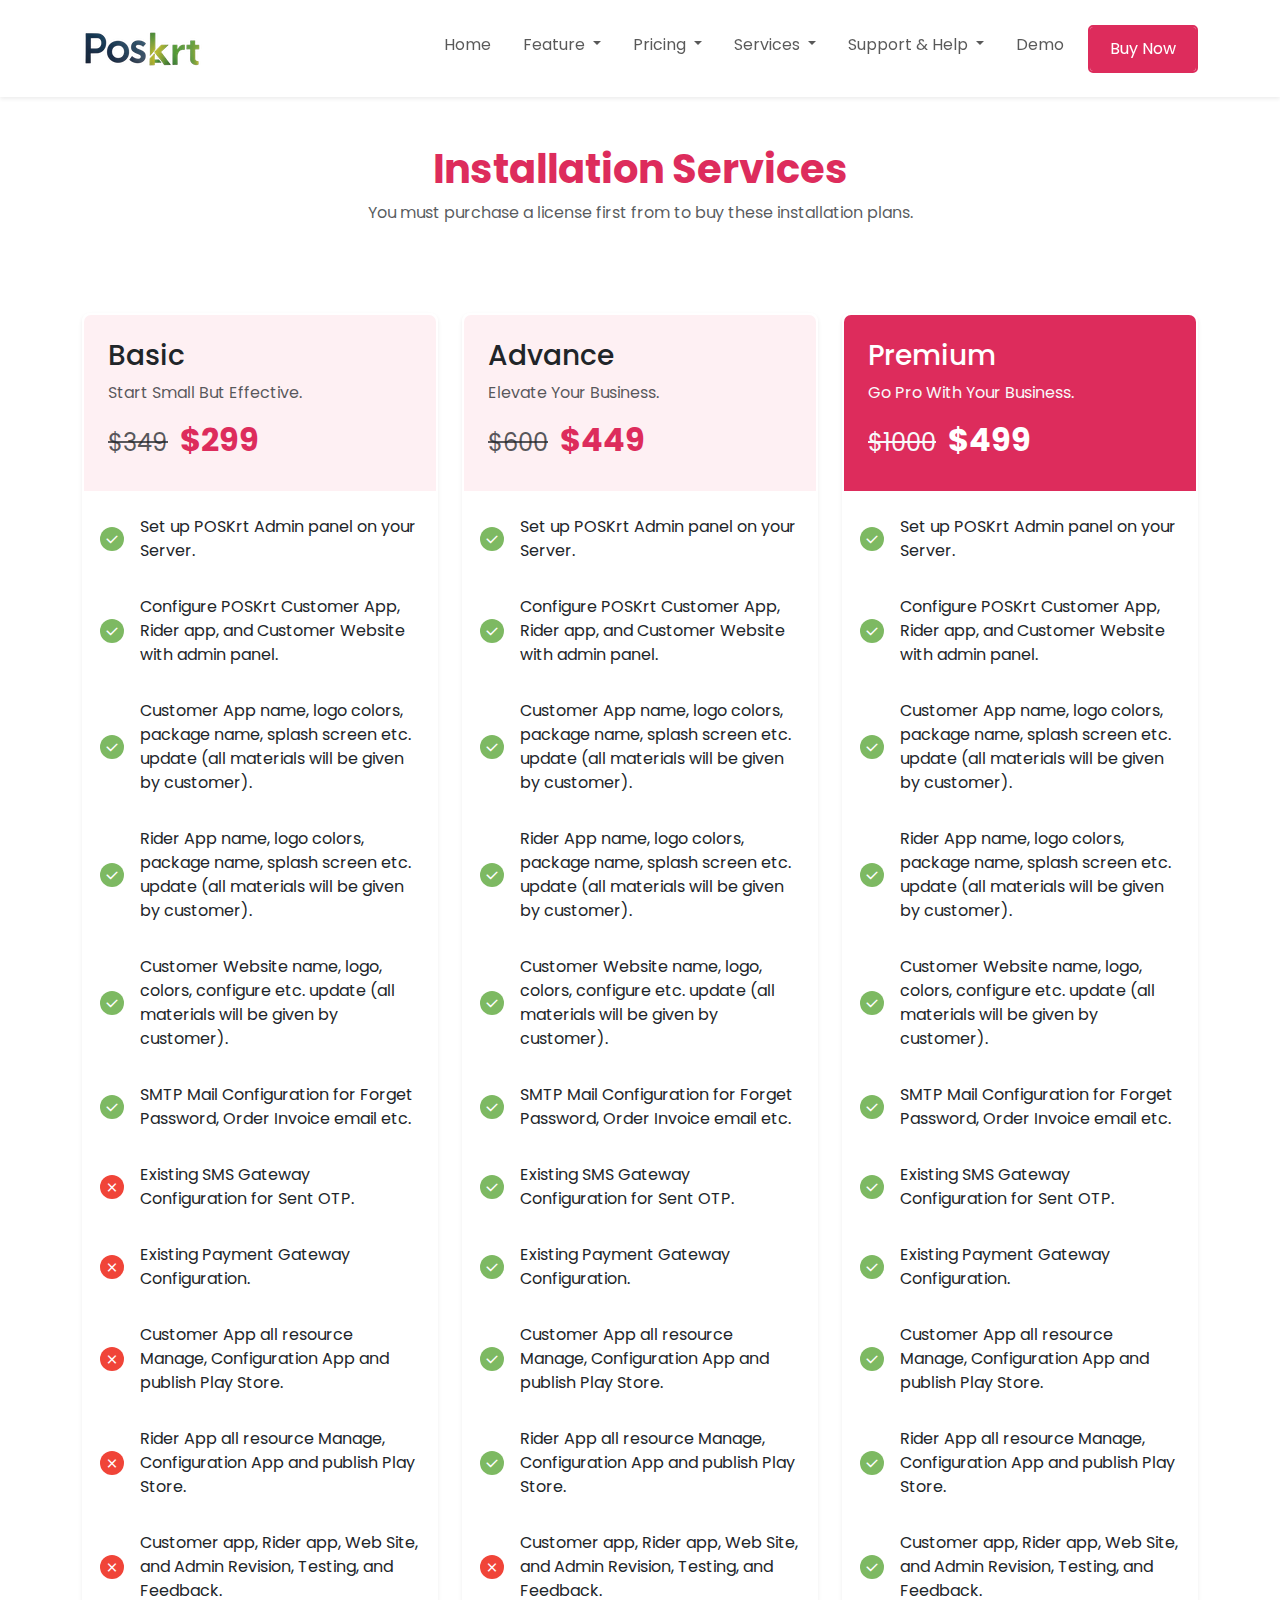
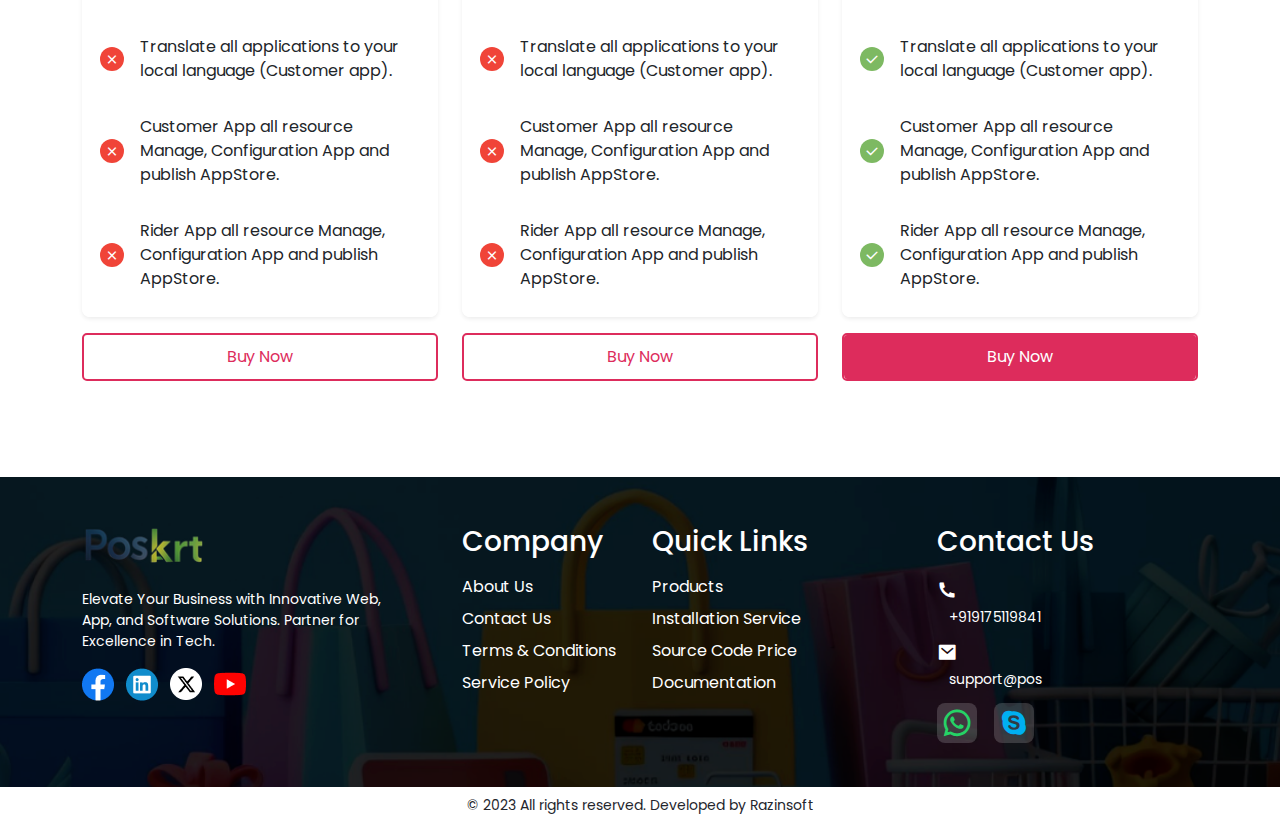
<file: installation.html>
<!DOCTYPE html>
<html lang="en">


<!-- Mirrored from poskat.com/installation by HTTrack Website Copier/3.x [XR&CO'2014], Wed, 24 Jul 2024 07:32:58 GMT -->
<!-- Added by HTTrack --><meta http-equiv="content-type" content="text/html;charset=UTF-8" /><!-- /Added by HTTrack -->
<head>
    <meta charset="UTF-8">
    <meta name="viewport" content="width=device-width, initial-scale=1.0">
    <title> POSKrt | Pricing</title>
    <link rel="icon" href="src/home/image/favicon.ico">
    <link rel="stylesheet" href="style/animate.min.css" />
    <link rel="stylesheet" href="style/main.css">
</head>

<body>
    <main class="body-area">
        <!-- ############################################### -->
<!-- ///////////////// MAIN HEADER ///////////////// -->
<!-- ############################################### -->

<header class="navbar navbar-expand-lg navbar-light bg-white shadow-sm sticky-top">
    <div class="container header-container py-lg-3">
    <!-- Logo -->
    <a class="navbar-brand" href="index.html">
        <img class="header-logo-dark" src="src/home/image/logo/logo-dark.jpeg" alt="Laundry Boss">
        <img class="header-logo-light shrink d-none" src="src/home/image/logo/logo-light.jpeg" alt="Laundry Boss">
    </a>

    <!-- Mobile Menu Button -->
    <a class="navbar-toggler border-0 rounded-0" data-bs-toggle="offcanvas" href="#offcanvasMenu" role="button" aria-controls="offcanvasMenu">
        <span class="navbar-toggler-icon"></span>
    </a>

    <!-- Navbar -->
    <div class="collapse navbar-collapse" id="navbarSupportedContent">
        <ul class="navbar-nav ms-auto mb-2 mb-lg-0">
            <li class="nav-item pe-2">
                <a class="nav-link" href="index.html">Home</a>
            </li>
            <li class="nav-item dropdown px-2">
                <a class="nav-link dropdown-toggle" href="features.html">
                    Feature
                </a>

                <!-- Featured Dropdown -->
                <div class="dropdown-menu bg-transparent border-0">
                    <div class="theme-shadow bg-white rounded mx-auto p-3 position-absolute tray-menu feature-menu">
                        <a href="features.html" class="d-block text-decoration-none text-dark px-3 py-2 theme-shadow-sm rounded mb-2">
                            <i class="ri-line-chart-line text-primary align-middle fs-4 me-3"></i>Super Admin Panel
                        </a>
                        <a href="features.html" class="d-block text-decoration-none text-dark px-3 py-2 theme-shadow-sm rounded mb-2">
                            <i class="ri-computer-line text-primary align-middle fs-4 me-3"></i>Vue.js Website
                        </a>
                        <a href="features.html" class="d-block text-decoration-none text-dark px-3 py-2 theme-shadow-sm rounded mb-2">
                            <i class="ri-smartphone-line text-primary align-middle fs-4 me-3"></i>Customer App
                        </a>
                        <a href="features.html" class="d-block text-decoration-none text-dark px-3 py-2 theme-shadow-sm rounded mb-2">
                            <i class="ri-store-2-line text-primary align-middle fs-4 me-3"></i>Seller App Addon
                        </a>
                        <a href="features.html" class="d-block text-decoration-none text-dark px-3 py-2 theme-shadow-sm rounded mb-2">
                            <i class="ri-truck-line text-primary align-middle fs-4 me-3"></i>Rider App Addon
                        </a>
                    </div>
                </div>
            </li>

            <li class="nav-item dropdown px-2">
                <a class="nav-link dropdown-toggle" href="index.html#pricing">
                    Pricing
                </a>

                <!-- Pricing Dropdown -->
                <div class="dropdown-menu bg-transparent border-0">
                    <div class="theme-shadow rounded mx-auto p-5 bg-white position-absolute tray-menu">
                        <div class="border-bottom pb-4 mb-3">
                            <h2 class="d-inline fw-bold">Pricing</h2>
                        </div>
                        <div class="row">
    <div class="col-6">
        <div class="bg-light rounded p-4">
            <h3>REGULAR License</h3>
            <small class="d-block mb-3">Start small but effective</small>
            <div class="d-inline-block basic-price">
                <span class="fs-4 fw-normal text-decoration-line-through text-danger me-2">$99</span>
            </div>
            <h2 class="d-inline-block fw-bold mb-3">$19</h2>
            <div>
                <a target="_blank" href=""><button class="custom-btn btn1 px-5">Buy Now</button></a>
            </div>
        </div>
    </div>
    <div class="col-6">
        <div class="bg-white border border-2 border-primary rounded p-4">
            <div class="row">
                <div class="col-9">
                    <h3 class="text-primary fw-bold">Extended License</h3>
                    <small class="d-block mb-3">Start small but effective</small>
                    <div class="d-inline-block basic-price">
                        <span class="fs-4 fw-normal text-danger text-decoration-line-through me-2">$999</span>
                    </div>
                    <h2 class="d-inline-block fw-bold mb-3">$399</h2>
                    <div>
                        <a target="_blank" href="https:// .net/item/ready-ecommerce-complete-multi-vendor-ecommerce-mobile-app-website-rider-app-with-seller-app/52519302"><button class="custom-btn btn4 px-5">Buy Now</button></a>
                    </div>
                </div>
                <div class="col-3">
                    <img src="src/home/image/rocket.png" alt="Rocket" class="w-100">
                </div>
            </div>
        </div>
    </div>
</div>                    </div>
                </div>
            </li>

            <li class="nav-item dropdown px-2">
                <a class="nav-link dropdown-toggle" href="#">
                    Services
                </a>

                <!-- Services Dropdown -->
                <div class="dropdown-menu bg-transparent border-0">
                    <div class="theme-shadow rounded mx-auto p-5 bg-white position-absolute tray-menu service-menu">
                        <div class="border-bottom pb-4 mb-3">
                            <h2 class="d-inline fw-bold">Our Services</h2>
                        </div>
                        <div class="row">
                            <div class="col-6">
                                <a href="installation.html" class="text-decoration-none">
                                    <div class="px-2 py-4 text-center rounded theme-shadow-sm installation-service">
                                        <img src="src/home/image/service-menu/service-menu-installation.svg" class="mb-3" alt="Service" height="80px" width="80px">
                                        <h5 class="fw-bold">Installation</h5>
                                    </div>
                                </a>
                            </div>

                            <div class="col-6">
                                <a href="customization.html" class="text-decoration-none">
                                    <div class="px-2 py-4 text-center rounded theme-shadow-sm customization-service">
                                        <img src="src/home/image/service-menu/service-menu-customization.svg" class="mb-3" alt="Service" height="80px" width="80px">
                                        <h5 class="fw-bold">Customizations</h5>
                                    </div>
                                </a>
                            </div>
                        </div>
                    </div>
                </div>
            </li>

            <li class="nav-item dropdown px-2">
                <a class="nav-link dropdown-toggle" href="contact.html">
                    Support & Help
                </a>

                <!-- Support Dropdown -->
                <div class="dropdown-menu bg-transparent border-0">
                    <div class="theme-shadow rounded mx-auto p-3 bg-white position-absolute tray-menu support-menu">
                        <a href="https://docs.pos/storage/documents/Razinsoft-Documentation/ready-Commerce/doce.html" target="_blank" class="d-block text-decoration-none text-dark p-3 theme-shadow-sm rounded mb-2">
                            <i class="ri-file-list-2-fill text-primary me-3"></i>Documentations
                        </a>
                        <a href="contact.html" class="d-block text-decoration-none text-dark p-3 theme-shadow-sm rounded mb-2">
                            <i class="ri-information-fill text-primary me-3"></i>About Us
                        </a>
                        <a href="contact.html#contact" class="d-block text-decoration-none text-dark p-3 theme-shadow-sm rounded mb-2">
                            <i class="ri-phone-fill text-primary me-3"></i>Contact us
                        </a>
                        <a href="index.html#faq" class="d-block text-decoration-none text-dark p-3 theme-shadow-sm rounded mb-2">
                            <i class="ri-question-fill text-primary me-3"></i>FAQs
                        </a>
                    </div>
                </div>
            </li>

            <li class="nav-item px-2">
                <a class="nav-link" href="index.html#demo">Demo</a>
            </li>

            <li class="nav-item ps-2">
                <button data-bs-toggle="modal" data-bs-target="#buyModal" class="custom-btn btn3">Buy Now</button>
            </li>
        </ul>
    </div>
</div></header>

<!-- Mobile Menu -->
<div class="offcanvas offcanvas-start" tabindex="-1" id="offcanvasMenu">
    <div class="offcanvas-header pb-4">
        <a class="navbar-brand" href="index.html"><img src="src/home/image/logo/logo-light.jpeg" alt="Razinsoft"></a>
        <button type="button" class="btn-close" data-bs-dismiss="offcanvas" aria-label="Close"></button>
    </div>
    <div class="offcanvas-body text-dark">
        <ul class="list-unstyled px-3">
            <li class="mb-4"><a href="index.html" class="text-decoration-none text-dark fw-5">Home</a></li>
            <li class="mb-4"><a href="features.html" class="text-decoration-none text-dark fw-5">Features</a></li>
            <li class="mb-4"><a href="index.html#pricing" class="text-decoration-none text-dark fw-5">Pricing</a></li>
            <li class="mb-4">
                <div class="accordion" id="serviceMenuAccordion">
                    <div class="accordion-item border-0">
                        <h2 class="accordion-header">
                            <button class="accordion-button bg-white collapsed p-0" type="button" data-bs-toggle="collapse" data-bs-target="#collapseTwo" aria-expanded="false" aria-controls="collapseTwo">
                                <span class="text-dark">Services</span>
                            </button>
                        </h2>
                        <div id="collapseTwo" class="accordion-collapse collapse" data-bs-parent="#serviceMenuAccordion">
                            <div class="accordion-body bg-white service-menu w-100 px-0 pt-4 pb-2">
                                <div class="row">
                                    <div class="col-6">
                                        <a href="installation.html" class="text-decoration-none">
                                            <div class="px-2 py-4 text-center rounded theme-shadow-sm installation-service">
                                                <img src="src/home/image/service-menu/service-menu-installation.svg" class="mb-3" alt="Service" height="80px" width="80px">
                                                <h5 class="fw-bold fs-6">Installation</h5>
                                            </div>
                                        </a>
                                    </div>

                                    <div class="col-6">
                                        <a href="customization.html" class="text-decoration-none">
                                            <div class="px-2 py-4 text-center rounded theme-shadow-sm customization-service">
                                                <img src="src/home/image/service-menu/service-menu-customization.svg" class="mb-3" alt="Service" height="80px" width="80px">
                                                <h5 class="fw-bold fs-6">Customizations</h5>
                                            </div>
                                        </a>
                                    </div>
                                </div>
                            </div>
                        </div>
                    </div>
                </div>
            </li>
            <li class="mb-4"><a href="index.html#demo" class="text-decoration-none text-dark fw-5">Demo</a></li>
            <li class="mb-4">
                <div class="accordion border-0 accordion-flush" id="supportMenuAccordion">
                    <div class="accordion-item border-0">
                        <h2 class="accordion-header border-0">
                            <button class="accordion-button bg-white collapsed p-0" type="button" data-bs-toggle="collapse" data-bs-target="#collapseThree" aria-expanded="false" aria-controls="collapseThree">
                                <span class="text-dark">Support & Help</span>
                            </button>
                        </h2>
                        <div id="collapseThree" class="border-0 accordion-collapse collapse" data-bs-parent="#supportMenuAccordion">
                            <div class="accordion-body bg-white border-0 service-menu w-100 px-0 pt-4 pb-2">
                                <div class="theme-shadow rounded mx-auto p-3 position-absolute">
                                    <a href="https://docs.pos/storage/documents/Razinsoft-Documentation/ready-Commerce/doce.html" target="_blank" class="d-block text-decoration-none text-dark p-3 theme-shadow-sm rounded mb-2">
                                        <i class="ri-file-list-2-fill text-primary me-3"></i>Documentations
                                    </a>
                                    <a href="contact.html" class="d-block text-decoration-none text-dark p-3 theme-shadow-sm rounded mb-2">
                                        <i class="ri-information-fill text-primary me-3"></i>About Us
                                    </a>
                                    <a href="contact.html#contact" class="d-block text-decoration-none text-dark p-3 theme-shadow-sm rounded mb-2">
                                        <i class="ri-phone-fill text-primary me-3"></i>Contact us
                                    </a>
                                    <a href="index.html#faq" class="d-block text-decoration-none text-dark p-3 theme-shadow-sm rounded mb-2">
                                        <i class="ri-question-fill text-primary me-3"></i>FAQs
                                    </a>
                                </div>
                            </div>
                        </div>
                    </div>
                </div>
            </li>
        </ul>
    </div>
</div><!-- Modal -->
<div class="modal fade" id="buyModal" tabindex="-1" aria-labelledby="buyModalLabel" aria-hidden="true">
    <div class="modal-dialog modal-dialog-centered modal-xl">
        <div class="modal-content">
            <div class="modal-body p-5">
                <div class="border-bottom pb-4 mb-3">
                    <h2 class="text-primary d-inline fw-bold">Pricing</h2>
                </div>
                <div class="row">
    <div class="col-6">
        <div class="bg-light rounded p-4">
            <h3>REGULAR License</h3>
            <small class="d-block mb-3">Start small but effective</small>
            <div class="d-inline-block basic-price">
                <span class="fs-4 fw-normal text-decoration-line-through text-danger me-2">$99</span>
            </div>
            <h2 class="d-inline-block fw-bold mb-3">$19</h2>
            <div>
                <a target="_blank" href="https:// .net/item/ready-ecommerce-complete-multi-vendor-ecommerce-mobile-app-website-rider-app-with-seller-app/52519302"><button class="custom-btn btn1 px-5">Buy Now</button></a>
            </div>
        </div>
    </div>
    <div class="col-6">
        <div class="bg-white border border-2 border-primary rounded p-4">
            <div class="row">
                <div class="col-9">
                    <h3 class="text-primary fw-bold">Extended License</h3>
                    <small class="d-block mb-3">Start small but effective</small>
                    <div class="d-inline-block basic-price">
                        <span class="fs-4 fw-normal text-danger text-decoration-line-through me-2">$999</span>
                    </div>
                    <h2 class="d-inline-block fw-bold mb-3">$399</h2>
                    <div>
                        <a target="_blank" href="https:// .net/item/ready-ecommerce-complete-multi-vendor-ecommerce-mobile-app-website-rider-app-with-seller-app/52519302"><button class="custom-btn btn4 px-5">Buy Now</button></a>
                    </div>
                </div>
                <div class="col-3">
                    <img src="src/home/image/rocket.png" alt="Rocket" class="w-100">
                </div>
            </div>
        </div>
    </div>
</div>            </div>
        </div>
    </div>
</div><!-- ############################################### -->
<!-- /////////////// PACKAGES SECTION ////////////// -->
<!-- ############################################### -->
<section class="container py-5">
    <div class="text-center mb-5 pb-4">
        <h1 class="text-primary fw-bold">Installation Services</h1>
        <p class="text-muted px-lg-5 mx-auto">You must purchase a license first from   to buy these installation plans.
        </p>
    </div>
    <div id="serviceDetails" class="row">
        <div class="col-md-6 col-lg-4 mb-3 mb-lg-0">
            <div class="card bg-transparent border-2 border-white shadow-sm">
                <div class="card-body p-0">
                    <div class="card-header border-0 p-4 bg-theme-light">
                        <h3 class="card-title custom-primary">Basic</h3>
                        <p class="card-text text-muted">Start Small But Effective.</p>
                        <div class="d-inline-block basic-price">
                            <span class="fs-4 text-muted fw-normal text-decoration-line-through me-2">$349</span>
                        </div>
                        <h2 class="fw-bolder d-inline-block text-primary">$299</h2>
                    </div>
                    <ul class="list-group list-group-flush pt-3 rounded-bottom package-item">
                        <li class="list-group-item bg-transparent d-flex align-items-center mb-3 border-0">
                            <span class="text-white rounded-pill me-3 px-1 d-flex justify-content-center align-items-bottom custom-success">
                                <i class="ri-check-line"></i>
                            </span>
                            Set up  POSKrt Admin panel on your Server.
                        </li>
                        <li class="list-group-item bg-transparent d-flex align-items-center mb-3 border-0">
                            <span class="text-white rounded-pill me-3 px-1 d-flex justify-content-center align-items-bottom custom-success">
                                <i class="ri-check-line"></i>
                            </span>
                            Configure  POSKrt Customer App, Rider app, and Customer Website with admin panel.
                        </li>
                        <li class="list-group-item bg-transparent d-flex align-items-center mb-3 border-0">
                            <span class="text-white rounded-pill me-3 px-1 d-flex justify-content-center align-items-bottom custom-success">
                                <i class="ri-check-line"></i>
                            </span>
                            Customer App name, logo colors, package name, splash screen etc. update (all materials will be given by customer).
                        </li>
                        <li class="list-group-item bg-transparent d-flex align-items-center mb-3 border-0">
                            <span class="text-white rounded-pill me-3 px-1 d-flex justify-content-center align-items-bottom custom-success">
                                <i class="ri-check-line"></i>
                            </span>
                            Rider App name, logo colors, package name, splash screen etc. update (all materials will be given by customer).
                        </li>
                        <li class="list-group-item bg-transparent d-flex align-items-center mb-3 border-0">
                            <span class="text-white rounded-pill me-3 px-1 d-flex justify-content-center align-items-bottom custom-success">
                                <i class="ri-check-line"></i>
                            </span>
                            Customer Website name, logo, colors, configure etc. update (all materials will be given by customer).
                        </li>
                        <li class="list-group-item bg-transparent d-flex align-items-center mb-3 border-0">
                            <span class="text-white rounded-pill me-3 px-1 d-flex justify-content-center align-items-bottom custom-success">
                                <i class="ri-check-line"></i>
                            </span>
                            SMTP Mail Configuration for Forget Password, Order Invoice email etc.
                        </li>
                        <li class="list-group-item bg-transparent d-flex align-items-center mb-3 border-0">
                            <span class="text-white rounded-pill me-3 px-1 d-flex justify-content-center align-items-bottom custom-danger">
                                <i class="ri-close-line"></i>
                            </span>
                            Existing SMS Gateway Configuration for Sent OTP.
                        </li>
                        <li class="list-group-item bg-transparent d-flex align-items-center mb-3 border-0">
                            <span class="text-white rounded-pill me-3 px-1 d-flex justify-content-center align-items-bottom custom-danger">
                                <i class="ri-close-line"></i>
                            </span>
                            Existing Payment Gateway Configuration.
                        </li>
                        <li class="list-group-item bg-transparent d-flex align-items-center mb-3 border-0">
                            <span class="text-white rounded-pill me-3 px-1 d-flex justify-content-center align-items-bottom custom-danger">
                                <i class="ri-close-line"></i>
                            </span>
                            Customer App all resource Manage, Configuration App and publish Play Store.
                        </li>
                        <li class="list-group-item bg-transparent d-flex align-items-center mb-3 border-0">
                            <span class="text-white rounded-pill me-3 px-1 d-flex justify-content-center align-items-bottom custom-danger">
                                <i class="ri-close-line"></i>
                            </span>
                            Rider App all resource Manage, Configuration App and publish Play Store.
                        </li>
                        <li class="list-group-item bg-transparent d-flex align-items-center mb-3 border-0">
                            <span class="text-white rounded-pill me-3 px-1 d-flex justify-content-center align-items-bottom custom-danger">
                                <i class="ri-close-line"></i>
                            </span>
                            Customer app, Rider app, Web Site, and Admin Revision, Testing, and Feedback.
                        </li>
                        <li class="list-group-item bg-transparent d-flex align-items-center mb-3 border-0">
                            <span class="text-white rounded-pill me-3 px-1 d-flex justify-content-center align-items-bottom custom-danger">
                                <i class="ri-close-line"></i>
                            </span>
                            Translate all applications to your local language (Customer app).
                        </li>
                        <li class="list-group-item bg-transparent d-flex align-items-center mb-3 border-0">
                            <span class="text-white rounded-pill me-3 px-1 d-flex justify-content-center align-items-bottom custom-danger">
                                <i class="ri-close-line"></i>
                            </span>
                            Customer App all resource Manage, Configuration App and publish AppStore.
                        </li>
                        <li class="list-group-item bg-transparent d-flex align-items-center mb-3 border-0">
                            <span class="text-white rounded-pill me-3 px-1 d-flex justify-content-center align-items-bottom custom-danger">
                                <i class="ri-close-line"></i>
                            </span>
                            Rider App all resource Manage, Configuration App and publish AppStore.
                        </li>
                    </ul>
                </div>
            </div>
            <a href="https://wa.link/8xnekk" target="_blank" class="d-block mt-3">
                <button class="custom-btn btn1 w-100">Buy Now</button>
            </a>
        </div>

        <div class="col-md-6 col-lg-4 mb-3 mb-lg-0">
            <div class="card bg-transparent border-2 border-white shadow-sm">
                <div class="card-body p-0">
                    <div class="card-header border-0 p-4 bg-theme-light">
                        <h3 class="card-title custom-primary">Advance</h3>
                        <p class="card-text text-muted">Elevate Your Business.</p>
                        <div class="d-inline-block basic-price">
                            <span class="fs-4 text-muted fw-normal text-decoration-line-through me-2">$600</span>
                        </div>
                        <h2 class="fw-bolder d-inline-block text-primary">$449</h2>
                    </div>
                    <ul class="list-group list-group-flush pt-3 rounded-bottom package-item">
                        <li class="list-group-item bg-transparent d-flex align-items-center mb-3 border-0">
                            <span class="text-white rounded-pill me-3 px-1 d-flex justify-content-center align-items-bottom custom-success">
                                <i class="ri-check-line"></i>
                            </span>
                            Set up  POSKrt Admin panel on your Server.
                        </li>
                        <li class="list-group-item bg-transparent d-flex align-items-center mb-3 border-0">
                            <span class="text-white rounded-pill me-3 px-1 d-flex justify-content-center align-items-bottom custom-success">
                                <i class="ri-check-line"></i>
                            </span>
                            Configure  POSKrt Customer App, Rider app, and Customer Website with admin panel.
                        </li>
                        <li class="list-group-item bg-transparent d-flex align-items-center mb-3 border-0">
                            <span class="text-white rounded-pill me-3 px-1 d-flex justify-content-center align-items-bottom custom-success">
                                <i class="ri-check-line"></i>
                            </span>
                            Customer App name, logo colors, package name, splash screen etc. update (all materials will be given by customer).
                        </li>
                        <li class="list-group-item bg-transparent d-flex align-items-center mb-3 border-0">
                            <span class="text-white rounded-pill me-3 px-1 d-flex justify-content-center align-items-bottom custom-success">
                                <i class="ri-check-line"></i>
                            </span>
                            Rider App name, logo colors, package name, splash screen etc. update (all materials will be given by customer).
                        </li>
                        <li class="list-group-item bg-transparent d-flex align-items-center mb-3 border-0">
                            <span class="text-white rounded-pill me-3 px-1 d-flex justify-content-center align-items-bottom custom-success">
                                <i class="ri-check-line"></i>
                            </span>
                            Customer Website name, logo, colors, configure etc. update (all materials will be given by customer).
                        </li>
                        <li class="list-group-item bg-transparent d-flex align-items-center mb-3 border-0">
                            <span class="text-white rounded-pill me-3 px-1 d-flex justify-content-center align-items-bottom custom-success">
                                <i class="ri-check-line"></i>
                            </span>
                            SMTP Mail Configuration for Forget Password, Order Invoice email etc.
                        </li>
                        <li class="list-group-item bg-transparent d-flex align-items-center mb-3 border-0">
                            <span class="text-white rounded-pill me-3 px-1 d-flex justify-content-center align-items-bottom custom-success">
                                <i class="ri-check-line"></i>
                            </span>
                            Existing SMS Gateway Configuration for Sent OTP.
                        </li>
                        <li class="list-group-item bg-transparent d-flex align-items-center mb-3 border-0">
                            <span class="text-white rounded-pill me-3 px-1 d-flex justify-content-center align-items-bottom custom-success">
                                <i class="ri-check-line"></i>
                            </span>
                            Existing Payment Gateway Configuration.
                        </li>
                        <li class="list-group-item bg-transparent d-flex align-items-center mb-3 border-0">
                            <span class="text-white rounded-pill me-3 px-1 d-flex justify-content-center align-items-bottom custom-success">
                                <i class="ri-check-line"></i>
                            </span>
                            Customer App all resource Manage, Configuration App and publish Play Store.
                        </li>
                        <li class="list-group-item bg-transparent d-flex align-items-center mb-3 border-0">
                            <span class="text-white rounded-pill me-3 px-1 d-flex justify-content-center align-items-bottom custom-success">
                                <i class="ri-check-line"></i>
                            </span>
                            Rider App all resource Manage, Configuration App and publish Play Store.
                        </li>
                        <li class="list-group-item bg-transparent d-flex align-items-center mb-3 border-0">
                            <span class="text-white rounded-pill me-3 px-1 d-flex justify-content-center align-items-bottom custom-danger">
                                <i class="ri-close-line"></i>
                            </span>
                            Customer app, Rider app, Web Site, and Admin Revision, Testing, and Feedback.
                        </li>
                        <li class="list-group-item bg-transparent d-flex align-items-center mb-3 border-0">
                            <span class="text-white rounded-pill me-3 px-1 d-flex justify-content-center align-items-bottom custom-danger">
                                <i class="ri-close-line"></i>
                            </span>
                            Translate all applications to your local language (Customer app).
                        </li>
                        <li class="list-group-item bg-transparent d-flex align-items-center mb-3 border-0">
                            <span class="text-white rounded-pill me-3 px-1 d-flex justify-content-center align-items-bottom custom-danger">
                                <i class="ri-close-line"></i>
                            </span>
                            Customer App all resource Manage, Configuration App and publish AppStore.
                        </li>
                        <li class="list-group-item bg-transparent d-flex align-items-center mb-3 border-0">
                            <span class="text-white rounded-pill me-3 px-1 d-flex justify-content-center align-items-bottom custom-danger">
                                <i class="ri-close-line"></i>
                            </span>
                            Rider App all resource Manage, Configuration App and publish AppStore.
                        </li>
                    </ul>
                </div>
            </div>
            <a href="https://wa.link/8xnekk" target="_blank" class="d-block mt-3">
                <button class="custom-btn btn2 w-100">Buy Now</button>
            </a>
        </div>

        <div class="col-md-6 col-lg-4 mb-3 mb-lg-0">
            <div class="card bg-transparent border-2 border-white shadow-sm">
                <div class="card-body p-0">
                    <div class="card-header border-0 p-4 bg-primary text-white">
                        <h3 class="card-title custom-primary">Premium</h3>
                        <p class="card-text text-light">Go Pro With Your Business.</p>
                        <div class="d-inline-block basic-price">
                            <span class="fs-4 text-light fw-normal text-decoration-line-through me-2">$1000</span>
                        </div>
                        <h2 class="fw-bolder d-inline-block">$499</h2>
                    </div>
                    <ul class="list-group list-group-flush pt-3 rounded-bottom package-item">
                        <li class="list-group-item bg-transparent d-flex align-items-center mb-3 border-0">
                            <span class="text-white rounded-pill me-3 px-1 d-flex justify-content-center align-items-bottom custom-success">
                                <i class="ri-check-line"></i>
                            </span>
                            Set up  POSKrt Admin panel on your Server.
                        </li>
                        <li class="list-group-item bg-transparent d-flex align-items-center mb-3 border-0">
                            <span class="text-white rounded-pill me-3 px-1 d-flex justify-content-center align-items-bottom custom-success">
                                <i class="ri-check-line"></i>
                            </span>
                            Configure  POSKrt Customer App, Rider app, and Customer Website with admin panel.
                        </li>
                        <li class="list-group-item bg-transparent d-flex align-items-center mb-3 border-0">
                            <span class="text-white rounded-pill me-3 px-1 d-flex justify-content-center align-items-bottom custom-success">
                                <i class="ri-check-line"></i>
                            </span>
                            Customer App name, logo colors, package name, splash screen etc. update (all materials will be given by customer).
                        </li>
                        <li class="list-group-item bg-transparent d-flex align-items-center mb-3 border-0">
                            <span class="text-white rounded-pill me-3 px-1 d-flex justify-content-center align-items-bottom custom-success">
                                <i class="ri-check-line"></i>
                            </span>
                            Rider App name, logo colors, package name, splash screen etc. update (all materials will be given by customer).
                        </li>
                        <li class="list-group-item bg-transparent d-flex align-items-center mb-3 border-0">
                            <span class="text-white rounded-pill me-3 px-1 d-flex justify-content-center align-items-bottom custom-success">
                                <i class="ri-check-line"></i>
                            </span>
                            Customer Website name, logo, colors, configure etc. update (all materials will be given by customer).
                        </li>
                        <li class="list-group-item bg-transparent d-flex align-items-center mb-3 border-0">
                            <span class="text-white rounded-pill me-3 px-1 d-flex justify-content-center align-items-bottom custom-success">
                                <i class="ri-check-line"></i>
                            </span>
                            SMTP Mail Configuration for Forget Password, Order Invoice email etc.
                        </li>
                        <li class="list-group-item bg-transparent d-flex align-items-center mb-3 border-0">
                            <span class="text-white rounded-pill me-3 px-1 d-flex justify-content-center align-items-bottom custom-success">
                                <i class="ri-check-line"></i>
                            </span>
                            Existing SMS Gateway Configuration for Sent OTP.
                        </li>
                        <li class="list-group-item bg-transparent d-flex align-items-center mb-3 border-0">
                            <span class="text-white rounded-pill me-3 px-1 d-flex justify-content-center align-items-bottom custom-success">
                                <i class="ri-check-line"></i>
                            </span>
                            Existing Payment Gateway Configuration.
                        </li>
                        <li class="list-group-item bg-transparent d-flex align-items-center mb-3 border-0">
                            <span class="text-white rounded-pill me-3 px-1 d-flex justify-content-center align-items-bottom custom-success">
                                <i class="ri-check-line"></i>
                            </span>
                            Customer App all resource Manage, Configuration App and publish Play Store.
                        </li>
                        <li class="list-group-item bg-transparent d-flex align-items-center mb-3 border-0">
                            <span class="text-white rounded-pill me-3 px-1 d-flex justify-content-center align-items-bottom custom-success">
                                <i class="ri-check-line"></i>
                            </span>
                            Rider App all resource Manage, Configuration App and publish Play Store.
                        </li>
                        <li class="list-group-item bg-transparent d-flex align-items-center mb-3 border-0">
                            <span class="text-white rounded-pill me-3 px-1 d-flex justify-content-center align-items-bottom custom-success">
                                <i class="ri-check-line"></i>
                            </span>
                            Customer app, Rider app, Web Site, and Admin Revision, Testing, and Feedback.
                        </li>
                        <li class="list-group-item bg-transparent d-flex align-items-center mb-3 border-0">
                            <span class="text-white rounded-pill me-3 px-1 d-flex justify-content-center align-items-bottom custom-success">
                                <i class="ri-check-line"></i>
                            </span>
                            Translate all applications to your local language (Customer app).
                        </li>
                        <li class="list-group-item bg-transparent d-flex align-items-center mb-3 border-0">
                            <span class="text-white rounded-pill me-3 px-1 d-flex justify-content-center align-items-bottom custom-success">
                                <i class="ri-check-line"></i>
                            </span>
                            Customer App all resource Manage, Configuration App and publish AppStore.
                        </li>
                        <li class="list-group-item bg-transparent d-flex align-items-center mb-3 border-0">
                            <span class="text-white rounded-pill me-3 px-1 d-flex justify-content-center align-items-bottom custom-success">
                                <i class="ri-check-line"></i>
                            </span>
                            Rider App all resource Manage, Configuration App and publish AppStore.
                        </li>
                    </ul>
                </div>
            </div>
            <a href="https://wa.link/8xnekk" target="_blank" class="d-block mt-3">
                <button class="custom-btn btn3 w-100">Buy Now</button>
            </a>
        </div>
    </div>


</section><!-- ############################################### -->
<!-- ////////////////// MAIN FOOTER //////////////// -->
<!-- ############################################### -->

<footer class="container-fluid mt-5 pt-5 px-0 main-footer text-white">
    <section class="container pb-4">
        <div class="row">

            <!-- About Info -->
            <div class="col-md-6 col-lg-4 pe-5 mb-5 mb-lg-0">
                <a href="#" class="d-block mb-4"><img src="src/home/image/logo/logo-dark.jpeg" height="40px" alt="Razinsoft"></a>
                <p class="small">
                    Elevate Your Business with Innovative
                    Web, App, and Software Solutions. Partner for Excellence in Tech.
                </p>
                <div class="mb-3">
                    <a href="http://facebook.com/razinsoft" target="_blank" class="text-decoration-none me-2">
                        <img src="src/home/image/social-icons/Facebook.png" alt="Facebook">
                    </a>
                    <a href="http://linkedin.com/company/razinsoft" target="_blank" class="text-decoration-none me-2">
                        <img src="src/home/image/social-icons/LinkedIn.png" alt="LinkedIn">
                    </a>
                    <a href="http://x.com/razinsoft" target="_blank" class="text-decoration-none me-2">
                        <img src="src/home/image/social-icons/Twitter.png" alt="Twitter">
                    </a>
                    <a href="http://youtube.com/@razinsoft" target="_blank" class="text-decoration-none me-2">
                        <img src="src/home/image/social-icons/Youtube.png" alt="Youtube">
                    </a>
                </div>
                
            </div>

            <!-- Company Links -->
            <div class="col-md-6 col-lg-2 mb-5 mb-lg-0">
                <h3 class="mb-3">Company</h3>
                <a href="contact.html" class="text-decoration-none text-white d-block mb-2">About Us</a>
                <a href="contact.html#contact" class="text-decoration-none text-white d-block mb-2">Contact Us</a>
                <a href="terms.html" class="text-decoration-none text-white d-block mb-2">Terms & Conditions</a>
                <a href="service_policy.html" class="text-decoration-none text-white d-block mb-2">Service Policy</a>
            </div>

            <!-- Quick Links -->
            <div class="col-md-6 col-lg-3 mb-5 mb-lg-0">
                <h3 class="mb-3">Quick Links</h3>
                <a href="index.html#demo" class="text-decoration-none text-white d-block mb-2">Products</a>
                <a href="installation.html" class="text-decoration-none text-white d-block mb-2">Installation Service</a>
                <a href="index.html#pricing" class="text-decoration-none text-white d-block mb-2">Source Code Price</a>
                <a target="_blank" href="https://docs.pos/storage/documents/Razinsoft-Documentation/ready-Commerce/doce.html" class="text-decoration-none text-white d-block mb-2">Documentation</a>
            </div>

            <!-- Contact Info -->
            <div class="col-md-6 col-lg-3">
                <h3 class="mb-3">Contact Us</h3>
                <div class="row mb-2">
                    <div class="col-1"><i class="ri-phone-fill fs-5"></i></div>
                    <div class="col-11 ps-4"><small><a href="tel: +919175119841" class="text-decoration-none text-white"> +919175119841</a></small></div>
                </div>
                <div class="row mb-2">
                    <div class="col-1"><i class="ri-mail-fill fs-5"></i></div>
                    <div class="col-11 ps-4"><small><a href="mailto:support@pos" class="text-decoration-none text-white">support@pos</a></small></div>
                </div>
                <div>
                    <a href="https://wa.link/8xnekk" target="_blank" class="text-decoration-none text-whatsapp">
                        <i class="ri-whatsapp-line p-1 rounded align-middle me-3 fs-2" style="background-color: #ffffff2c;"></i>
                    </a>
                    <a href="tel: +919175119841" class="text-decoration-none text-white text-skype">
                        <i class="ri-skype-fill p-1 rounded align-middle me-1 fs-2" style="margin-left: -3px; background-color: #ffffff2c;"></i>
                    </a>
                </div>
            </div>
        </div>
    </section>

    <!-- Copyright -->
    <div class="text-center bg-white text-dark small py-2 mt-3">
        © 2023 All rights reserved. Developed by Razinsoft
    </div>
</footer>    </main>

    <!-- JavaScript -->
    <script src="javascript/bootstrap.min.js"></script>
    <script src="javascript/wow.min.js"></script>
    <script src="javascript/navlink.js"></script>

    <!-- Initialize Wow -->
    <script>
        new WOW().init();
    </script>

    <script src="javascript/SmoothScroll.min.js"></script>

    <script>
        SmoothScroll({
            animationTime: 800,
            stepSize: 75,
            accelerationDelta: 30,
            accelerationMax: 2,
            keyboardSupport: true,
            arrowScroll: 50,
            pulseAlgorithm: true,
            pulseScale: 4,
            pulseNormalize: 1,
            touchpadSupport: true,
            fixedBackground: true
        });
    </script>

    <script src="javascript/main.js" type="module"></script>
</body>


<!-- Mirrored from poskat.com/installation by HTTrack Website Copier/3.x [XR&CO'2014], Wed, 24 Jul 2024 07:32:58 GMT -->
</html>
</file>
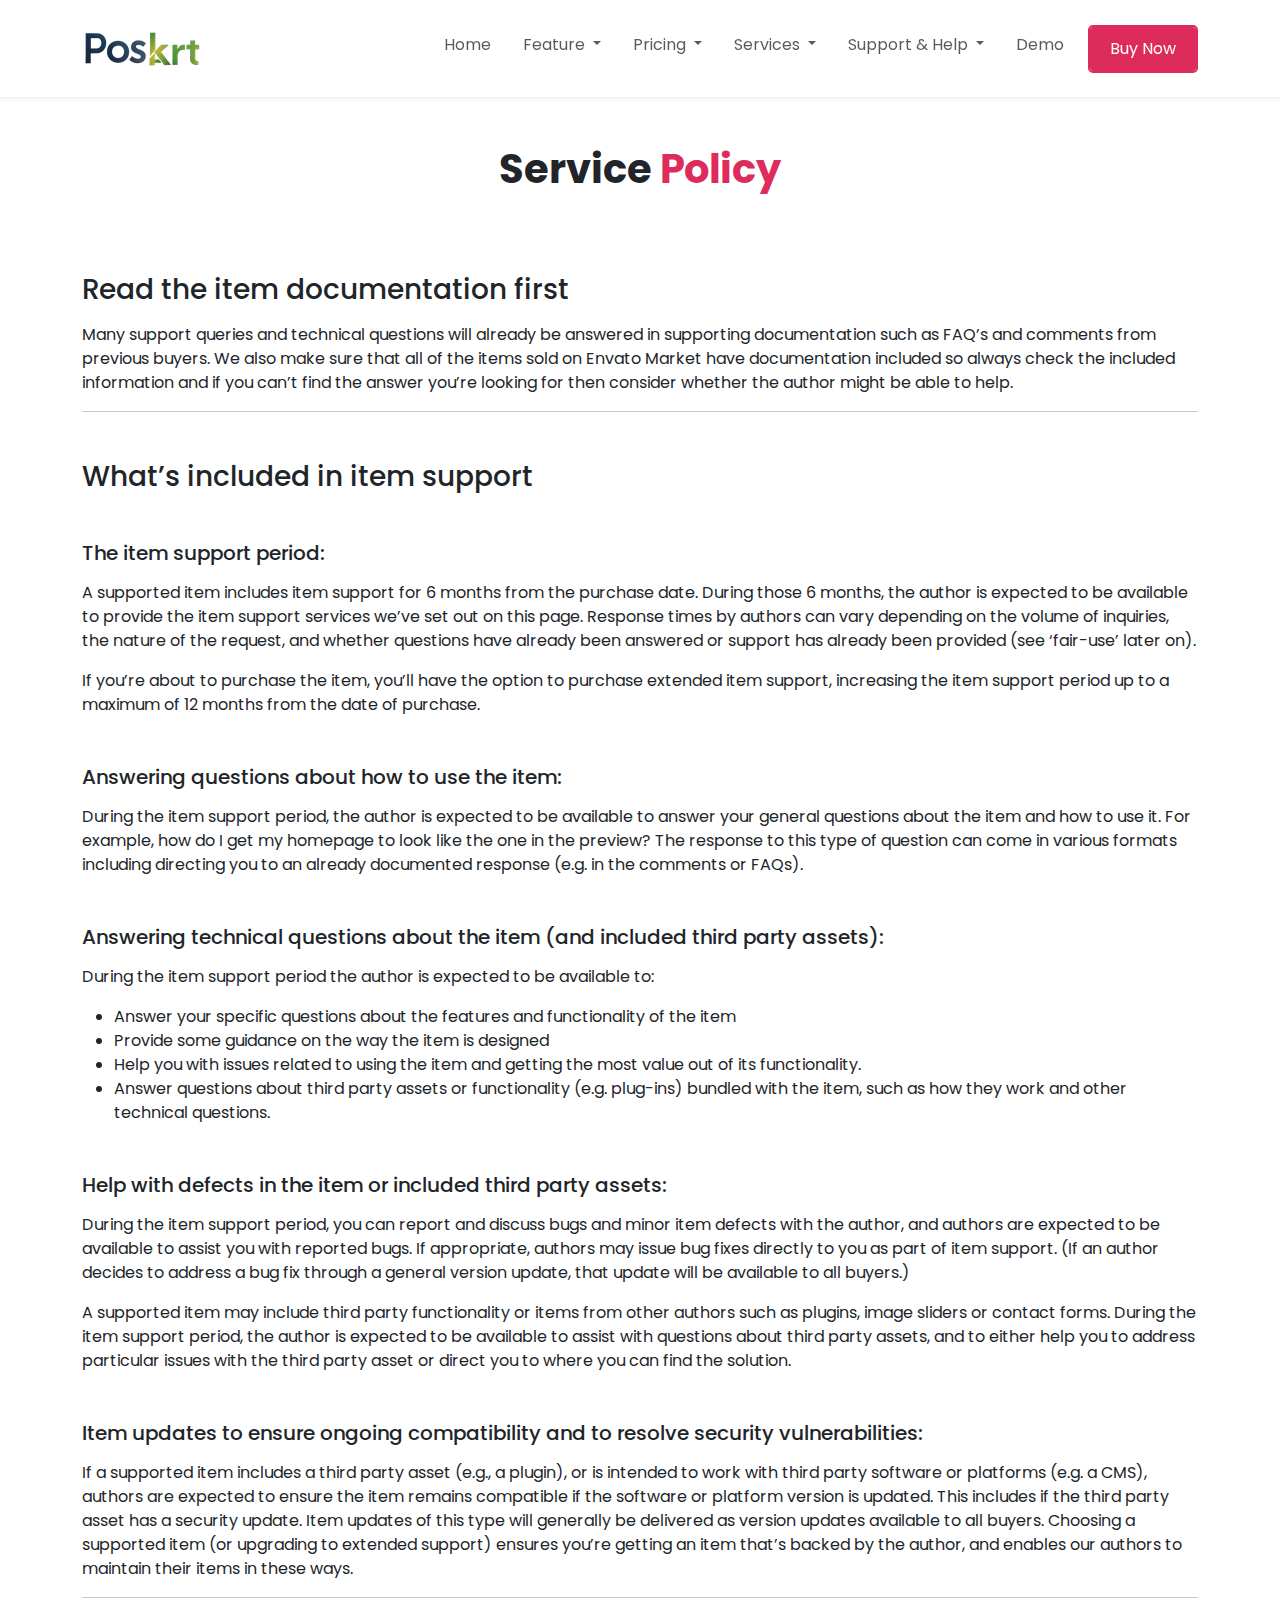
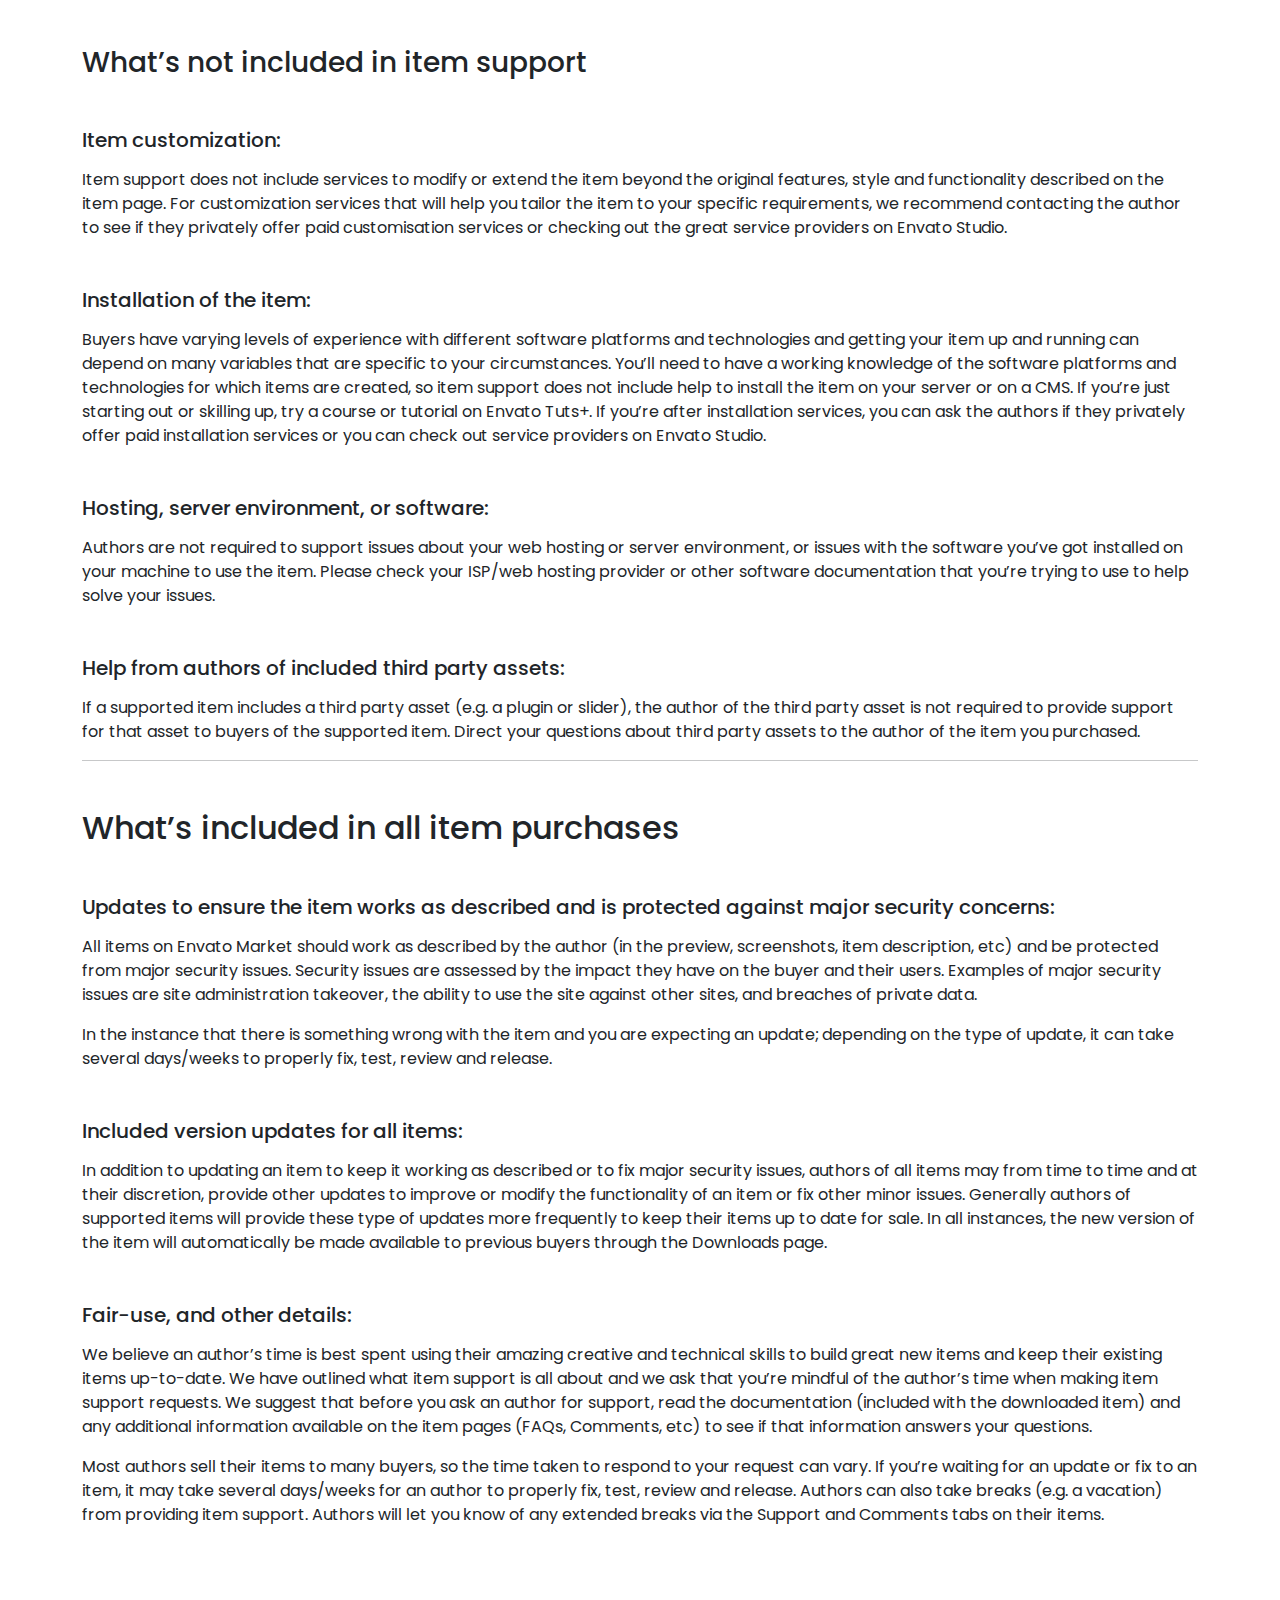
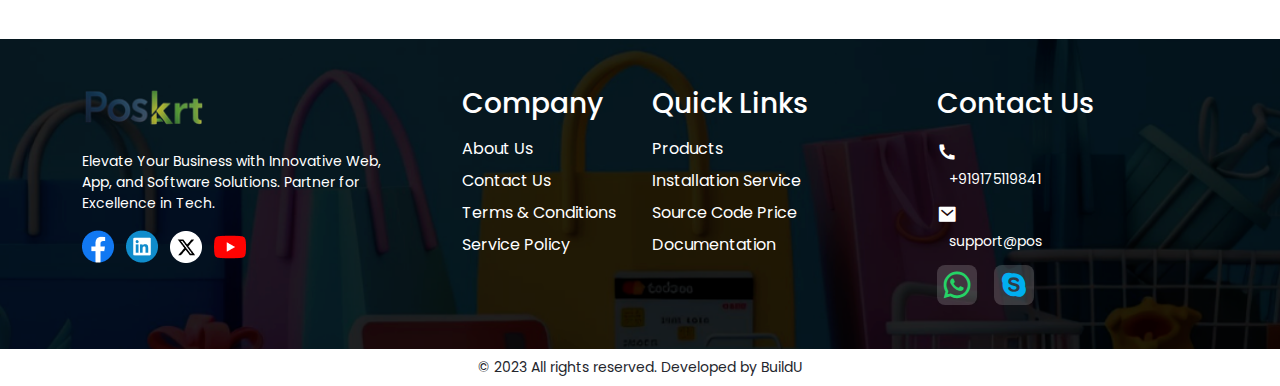
<file: service_policy.html>
<!DOCTYPE html>
<html lang="en">


<!-- Mirrored from poskat.com/service_policy by HTTrack Website Copier/3.x [XR&CO'2014], Wed, 24 Jul 2024 07:33:03 GMT -->
<!-- Added by HTTrack --><meta http-equiv="content-type" content="text/html;charset=UTF-8" /><!-- /Added by HTTrack -->
<head>
    <meta charset="UTF-8">
    <meta name="viewport" content="width=device-width, initial-scale=1.0">
    <title> POSKrt | Pricing</title>
    <link rel="icon" href="src/home/image/favicon.ico">
    <link rel="stylesheet" href="style/animate.min.css" />
    <link rel="stylesheet" href="style/main.css">
</head>

<body>
    <main class="body-area">
        <!-- ############################################### -->
<!-- ///////////////// MAIN HEADER ///////////////// -->
<!-- ############################################### -->

<header class="navbar navbar-expand-lg navbar-light bg-white shadow-sm sticky-top">
    <div class="container header-container py-lg-3">
    <!-- Logo -->
    <a class="navbar-brand" href="index.html">
        <img class="header-logo-dark" src="src/home/image/logo/logo-dark.jpeg" alt="Laundry Boss">
        <img class="header-logo-light shrink d-none" src="src/home/image/logo/logo-light.jpeg" alt="Laundry Boss">
    </a>

    <!-- Mobile Menu Button -->
    <a class="navbar-toggler border-0 rounded-0" data-bs-toggle="offcanvas" href="#offcanvasMenu" role="button" aria-controls="offcanvasMenu">
        <span class="navbar-toggler-icon"></span>
    </a>

    <!-- Navbar -->
    <div class="collapse navbar-collapse" id="navbarSupportedContent">
        <ul class="navbar-nav ms-auto mb-2 mb-lg-0">
            <li class="nav-item pe-2">
                <a class="nav-link" href="index.html">Home</a>
            </li>
            <li class="nav-item dropdown px-2">
                <a class="nav-link dropdown-toggle" href="features.html">
                    Feature
                </a>

                <!-- Featured Dropdown -->
                <div class="dropdown-menu bg-transparent border-0">
                    <div class="theme-shadow bg-white rounded mx-auto p-3 position-absolute tray-menu feature-menu">
                        <a href="features.html" class="d-block text-decoration-none text-dark px-3 py-2 theme-shadow-sm rounded mb-2">
                            <i class="ri-line-chart-line text-primary align-middle fs-4 me-3"></i>Super Admin Panel
                        </a>
                        <a href="features.html" class="d-block text-decoration-none text-dark px-3 py-2 theme-shadow-sm rounded mb-2">
                            <i class="ri-computer-line text-primary align-middle fs-4 me-3"></i>Vue.js Website
                        </a>
                        <a href="features.html" class="d-block text-decoration-none text-dark px-3 py-2 theme-shadow-sm rounded mb-2">
                            <i class="ri-smartphone-line text-primary align-middle fs-4 me-3"></i>Customer App
                        </a>
                        <a href="features.html" class="d-block text-decoration-none text-dark px-3 py-2 theme-shadow-sm rounded mb-2">
                            <i class="ri-store-2-line text-primary align-middle fs-4 me-3"></i>Seller App Addon
                        </a>
                        <a href="features.html" class="d-block text-decoration-none text-dark px-3 py-2 theme-shadow-sm rounded mb-2">
                            <i class="ri-truck-line text-primary align-middle fs-4 me-3"></i>Rider App Addon
                        </a>
                    </div>
                </div>
            </li>

            <li class="nav-item dropdown px-2">
                <a class="nav-link dropdown-toggle" href="index.html#pricing">
                    Pricing
                </a>

                <!-- Pricing Dropdown -->
                <div class="dropdown-menu bg-transparent border-0">
                    <div class="theme-shadow rounded mx-auto p-5 bg-white position-absolute tray-menu">
                        <div class="border-bottom pb-4 mb-3">
                            <h2 class="d-inline fw-bold">Pricing</h2>
                        </div>
                        <div class="row">
    <div class="col-6">
        <div class="bg-light rounded p-4">
            <h3>REGULAR License</h3>
            <small class="d-block mb-3">Start small but effective</small>
            <div class="d-inline-block basic-price">
                <span class="fs-4 fw-normal text-decoration-line-through text-danger me-2">$99</span>
            </div>
            <h2 class="d-inline-block fw-bold mb-3">$19</h2>
            <div>
                <a target="_blank" href="https:// .net/item/ready-ecommerce-complete-multi-vendor-ecommerce-mobile-app-website-rider-app-with-seller-app/52519302"><button class="custom-btn btn1 px-5">Buy Now</button></a>
            </div>
        </div>
    </div>
    <div class="col-6">
        <div class="bg-white border border-2 border-primary rounded p-4">
            <div class="row">
                <div class="col-9">
                    <h3 class="text-primary fw-bold">Extended License</h3>
                    <small class="d-block mb-3">Start small but effective</small>
                    <div class="d-inline-block basic-price">
                        <span class="fs-4 fw-normal text-danger text-decoration-line-through me-2">$999</span>
                    </div>
                    <h2 class="d-inline-block fw-bold mb-3">$399</h2>
                    <div>
                        <a target="_blank" href="https:// .net/item/ready-ecommerce-complete-multi-vendor-ecommerce-mobile-app-website-rider-app-with-seller-app/52519302"><button class="custom-btn btn4 px-5">Buy Now</button></a>
                    </div>
                </div>
                <div class="col-3">
                    <img src="src/home/image/rocket.png" alt="Rocket" class="w-100">
                </div>
            </div>
        </div>
    </div>
</div>                    </div>
                </div>
            </li>

            <li class="nav-item dropdown px-2">
                <a class="nav-link dropdown-toggle" href="#">
                    Services
                </a>

                <!-- Services Dropdown -->
                <div class="dropdown-menu bg-transparent border-0">
                    <div class="theme-shadow rounded mx-auto p-5 bg-white position-absolute tray-menu service-menu">
                        <div class="border-bottom pb-4 mb-3">
                            <h2 class="d-inline fw-bold">Our Services</h2>
                        </div>
                        <div class="row">
                            <div class="col-6">
                                <a href="installation.html" class="text-decoration-none">
                                    <div class="px-2 py-4 text-center rounded theme-shadow-sm installation-service">
                                        <img src="src/home/image/service-menu/service-menu-installation.svg" class="mb-3" alt="Service" height="80px" width="80px">
                                        <h5 class="fw-bold">Installation</h5>
                                    </div>
                                </a>
                            </div>

                            <div class="col-6">
                                <a href="customization.html" class="text-decoration-none">
                                    <div class="px-2 py-4 text-center rounded theme-shadow-sm customization-service">
                                        <img src="src/home/image/service-menu/service-menu-customization.svg" class="mb-3" alt="Service" height="80px" width="80px">
                                        <h5 class="fw-bold">Customizations</h5>
                                    </div>
                                </a>
                            </div>
                        </div>
                    </div>
                </div>
            </li>

            <li class="nav-item dropdown px-2">
                <a class="nav-link dropdown-toggle" href="contact.html">
                    Support & Help
                </a>

                <!-- Support Dropdown -->
                <div class="dropdown-menu bg-transparent border-0">
                    <div class="theme-shadow rounded mx-auto p-3 bg-white position-absolute tray-menu support-menu">
                        <a href="https://docs.pos/storage/documents/Razinsoft-Documentation/ready-Commerce/doce.html" target="_blank" class="d-block text-decoration-none text-dark p-3 theme-shadow-sm rounded mb-2">
                            <i class="ri-file-list-2-fill text-primary me-3"></i>Documentations
                        </a>
                        <a href="contact.html" class="d-block text-decoration-none text-dark p-3 theme-shadow-sm rounded mb-2">
                            <i class="ri-information-fill text-primary me-3"></i>About Us
                        </a>
                        <a href="contact.html#contact" class="d-block text-decoration-none text-dark p-3 theme-shadow-sm rounded mb-2">
                            <i class="ri-phone-fill text-primary me-3"></i>Contact us
                        </a>
                        <a href="index.html#faq" class="d-block text-decoration-none text-dark p-3 theme-shadow-sm rounded mb-2">
                            <i class="ri-question-fill text-primary me-3"></i>FAQs
                        </a>
                    </div>
                </div>
            </li>

            <li class="nav-item px-2">
                <a class="nav-link" href="index.html#demo">Demo</a>
            </li>

            <li class="nav-item ps-2">
                <button data-bs-toggle="modal" data-bs-target="#buyModal" class="custom-btn btn3">Buy Now</button>
            </li>
        </ul>
    </div>
</div></header>

<!-- Mobile Menu -->
<div class="offcanvas offcanvas-start" tabindex="-1" id="offcanvasMenu">
    <div class="offcanvas-header pb-4">
        <a class="navbar-brand" href="index.html"><img src="src/home/image/logo/logo-light.jpeg" alt="Razinsoft"></a>
        <button type="button" class="btn-close" data-bs-dismiss="offcanvas" aria-label="Close"></button>
    </div>
    <div class="offcanvas-body text-dark">
        <ul class="list-unstyled px-3">
            <li class="mb-4"><a href="index.html" class="text-decoration-none text-dark fw-5">Home</a></li>
            <li class="mb-4"><a href="features.html" class="text-decoration-none text-dark fw-5">Features</a></li>
            <li class="mb-4"><a href="index.html#pricing" class="text-decoration-none text-dark fw-5">Pricing</a></li>
            <li class="mb-4">
                <div class="accordion" id="serviceMenuAccordion">
                    <div class="accordion-item border-0">
                        <h2 class="accordion-header">
                            <button class="accordion-button bg-white collapsed p-0" type="button" data-bs-toggle="collapse" data-bs-target="#collapseTwo" aria-expanded="false" aria-controls="collapseTwo">
                                <span class="text-dark">Services</span>
                            </button>
                        </h2>
                        <div id="collapseTwo" class="accordion-collapse collapse" data-bs-parent="#serviceMenuAccordion">
                            <div class="accordion-body bg-white service-menu w-100 px-0 pt-4 pb-2">
                                <div class="row">
                                    <div class="col-6">
                                        <a href="installation.html" class="text-decoration-none">
                                            <div class="px-2 py-4 text-center rounded theme-shadow-sm installation-service">
                                                <img src="src/home/image/service-menu/service-menu-installation.svg" class="mb-3" alt="Service" height="80px" width="80px">
                                                <h5 class="fw-bold fs-6">Installation</h5>
                                            </div>
                                        </a>
                                    </div>

                                    <div class="col-6">
                                        <a href="customization.html" class="text-decoration-none">
                                            <div class="px-2 py-4 text-center rounded theme-shadow-sm customization-service">
                                                <img src="src/home/image/service-menu/service-menu-customization.svg" class="mb-3" alt="Service" height="80px" width="80px">
                                                <h5 class="fw-bold fs-6">Customizations</h5>
                                            </div>
                                        </a>
                                    </div>
                                </div>
                            </div>
                        </div>
                    </div>
                </div>
            </li>
            <li class="mb-4"><a href="index.html#demo" class="text-decoration-none text-dark fw-5">Demo</a></li>
            <li class="mb-4">
                <div class="accordion border-0 accordion-flush" id="supportMenuAccordion">
                    <div class="accordion-item border-0">
                        <h2 class="accordion-header border-0">
                            <button class="accordion-button bg-white collapsed p-0" type="button" data-bs-toggle="collapse" data-bs-target="#collapseThree" aria-expanded="false" aria-controls="collapseThree">
                                <span class="text-dark">Support & Help</span>
                            </button>
                        </h2>
                        <div id="collapseThree" class="border-0 accordion-collapse collapse" data-bs-parent="#supportMenuAccordion">
                            <div class="accordion-body bg-white border-0 service-menu w-100 px-0 pt-4 pb-2">
                                <div class="theme-shadow rounded mx-auto p-3 position-absolute">
                                    <a href="https://docs.pos/storage/documents/Razinsoft-Documentation/ready-Commerce/doce.html" target="_blank" class="d-block text-decoration-none text-dark p-3 theme-shadow-sm rounded mb-2">
                                        <i class="ri-file-list-2-fill text-primary me-3"></i>Documentations
                                    </a>
                                    <a href="contact.html" class="d-block text-decoration-none text-dark p-3 theme-shadow-sm rounded mb-2">
                                        <i class="ri-information-fill text-primary me-3"></i>About Us
                                    </a>
                                    <a href="contact.html#contact" class="d-block text-decoration-none text-dark p-3 theme-shadow-sm rounded mb-2">
                                        <i class="ri-phone-fill text-primary me-3"></i>Contact us
                                    </a>
                                    <a href="index.html#faq" class="d-block text-decoration-none text-dark p-3 theme-shadow-sm rounded mb-2">
                                        <i class="ri-question-fill text-primary me-3"></i>FAQs
                                    </a>
                                </div>
                            </div>
                        </div>
                    </div>
                </div>
            </li>
        </ul>
    </div>
</div><!-- Modal -->
<div class="modal fade" id="buyModal" tabindex="-1" aria-labelledby="buyModalLabel" aria-hidden="true">
    <div class="modal-dialog modal-dialog-centered modal-xl">
        <div class="modal-content">
            <div class="modal-body p-5">
                <div class="border-bottom pb-4 mb-3">
                    <h2 class="text-primary d-inline fw-bold">Pricing</h2>
                </div>
                <div class="row">
    <div class="col-6">
        <div class="bg-light rounded p-4">
            <h3>REGULAR License</h3>
            <small class="d-block mb-3">Start small but effective</small>
            <div class="d-inline-block basic-price">
                <span class="fs-4 fw-normal text-decoration-line-through text-danger me-2">$99</span>
            </div>
            <h2 class="d-inline-block fw-bold mb-3">$19</h2>
            <div>
                <a target="_blank" href="https:// .net/item/ready-ecommerce-complete-multi-vendor-ecommerce-mobile-app-website-rider-app-with-seller-app/52519302"><button class="custom-btn btn1 px-5">Buy Now</button></a>
            </div>
        </div>
    </div>
    <div class="col-6">
        <div class="bg-white border border-2 border-primary rounded p-4">
            <div class="row">
                <div class="col-9">
                    <h3 class="text-primary fw-bold">Extended License</h3>
                    <small class="d-block mb-3">Start small but effective</small>
                    <div class="d-inline-block basic-price">
                        <span class="fs-4 fw-normal text-danger text-decoration-line-through me-2">$999</span>
                    </div>
                    <h2 class="d-inline-block fw-bold mb-3">$399</h2>
                    <div>
                        <a target="_blank" href="https:// .net/item/ready-ecommerce-complete-multi-vendor-ecommerce-mobile-app-website-rider-app-with-seller-app/52519302"><button class="custom-btn btn4 px-5">Buy Now</button></a>
                    </div>
                </div>
                <div class="col-3">
                    <img src="src/home/image/rocket.png" alt="Rocket" class="w-100">
                </div>
            </div>
        </div>
    </div>
</div>            </div>
        </div>
    </div>
</div><!-- ############################################### -->
<!-- //////////////// SERVICE POLICY /////////////// -->
<!-- ############################################### -->
<section class="container py-5">
    <div class="text-center mb-5 pb-4">
        <h1 class="fw-bold">Service <span class="text-primary">Policy</span></h1>
    </div>
    <article>
        <h3 class="mb-3">Read the item documentation first</h3>
        <p class="mb-3">Many support queries and technical questions will already be answered in supporting documentation such as FAQ’s and comments from previous buyers. We also make sure that all of the items sold on Envato Market have documentation included so always check the included information and if you can’t find the answer you’re looking for then consider whether the author might be able to help.</p>
        <hr>
        <h3 class="mb-3 mt-5">What’s included in item support</h3>
        <h5 class=" mt-5 mb-3" class="mb-3">The item support period:</h5>
        <p>A supported item includes item support for 6 months from the purchase date. During those 6 months, the author is expected to be available to provide the item support services we’ve set out on this page. Response times by authors can vary depending on the volume of inquiries, the nature of the request, and whether questions have already been answered or support has already been provided (see ‘fair-use’ later on).</p>
        <p>If you’re about to purchase the item, you’ll have the option to purchase extended item support, increasing the item support period up to a maximum of 12 months from the date of purchase.</p>
        <h5 class=" mt-5 mb-3" class="mb-3">Answering questions about how to use the item:</h5>
        <p class="mb-3">During the item support period, the author is expected to be available to answer your general questions about the item and how to use it. For example, how do I get my homepage to look like the one in the preview? The response to this type of question can come in various formats including directing you to an already documented response (e.g. in the comments or FAQs).</p>
        <h5 class=" mt-5 mb-3" class="mb-3">Answering technical questions about the item (and included third party assets):</h5>
        <p>During the item support period the author is expected to be available to:</p>
        <ul>
            <li>Answer your specific questions about the features and functionality of the item</li>
            <li>Provide some guidance on the way the item is designed</li>
            <li>Help you with issues related to using the item and getting the most value out of its functionality.</li>
            <li>Answer questions about third party assets or functionality (e.g. plug-ins) bundled with the item, such as how they work and other technical questions.</li>
        </ul>
        <h5 class=" mt-5 mb-3">Help with defects in the item or included third party assets:</h5>
        <p>During the item support period, you can report and discuss bugs and minor item defects with the author, and authors are expected to be available to assist you with reported bugs. If appropriate, authors may issue bug fixes directly to you as part of item support. (If an author decides to address a bug fix through a general version update, that update will be available to all buyers.)</p>
        <p>A supported item may include third party functionality or items from other authors such as plugins, image sliders or contact forms. During the item support period, the author is expected to be available to assist with questions about third party assets, and to either help you to address particular issues with the third party asset or direct you to where you can find the solution.</p>
        <h5 class=" mt-5 mb-3">Item updates to ensure ongoing compatibility and to resolve security vulnerabilities:</h5>
        <p class="mb-3">If a supported item includes a third party asset (e.g., a plugin), or is intended to work with third party software or platforms (e.g. a CMS), authors are expected to ensure the item remains compatible if the software or platform version is updated. This includes if the third party asset has a security update. Item updates of this type will generally be delivered as version updates available to all buyers. Choosing a supported item (or upgrading to extended support) ensures you’re getting an item that’s backed by the author, and enables our authors to maintain their items in these ways.</p>
        <hr>
        <h3 class="mb-3 mt-5">What’s not included in item support</h3>
        <h5 class=" mt-5 mb-3">Item customization:</h5>
        <p>Item support does not include services to modify or extend the item beyond the original features, style and functionality described on the item page. For customization services that will help you tailor the item to your specific requirements, we recommend contacting the author to see if they privately offer paid customisation services or checking out the great service providers on Envato Studio.</p>
        <h5 class=" mt-5 mb-3">Installation of the item:</h5>
        <p>Buyers have varying levels of experience with different software platforms and technologies and getting your item up and running can depend on many variables that are specific to your circumstances. You’ll need to have a working knowledge of the software platforms and technologies for which items are created, so item support does not include help to install the item on your server or on a CMS. If you’re just starting out or skilling up, try a course or tutorial on Envato Tuts+. If you’re after installation services, you can ask the authors if they privately offer paid installation services or you can check out service providers on Envato Studio.</p>
        <h5 class=" mt-5 mb-3">Hosting, server environment, or software:</h5>
        <p>Authors are not required to support issues about your web hosting or server environment, or issues with the software you’ve got installed on your machine to use the item. Please check your ISP/web hosting provider or other software documentation that you’re trying to use to help solve your issues.</p>
        <h5 class=" mt-5 mb-3">Help from authors of included third party assets:</h5>
        <p class="mb-3">If a supported item includes a third party asset (e.g. a plugin or slider), the author of the third party asset is not required to provide support for that asset to buyers of the supported item. Direct your questions about third party assets to the author of the item you purchased.</p>
        <hr>
        <h2 class="mb-3 mt-5">What’s included in all item purchases</h2>
        <h5 class=" mt-5 mb-3">Updates to ensure the item works as described and is protected against major security concerns:</h5>
        <p>All items on Envato Market should work as described by the author (in the preview, screenshots, item description, etc) and be protected from major security issues. Security issues are assessed by the impact they have on the buyer and their users. Examples of major security issues are site administration takeover, the ability to use the site against other sites, and breaches of private data.</p>
        <p>In the instance that there is something wrong with the item and you are expecting an update; depending on the type of update, it can take several days/weeks to properly fix, test, review and release.</p>
        <h5 class=" mt-5 mb-3">Included version updates for all items:</h5>
        <p>In addition to updating an item to keep it working as described or to fix major security issues, authors of all items may from time to time and at their discretion, provide other updates to improve or modify the functionality of an item or fix other minor issues. Generally authors of supported items will provide these type of updates more frequently to keep their items up to date for sale. In all instances, the new version of the item will automatically be made available to previous buyers through the Downloads page.</p>
        <h5 class=" mt-5 mb-3">Fair-use, and other details:</h5>
        <p>We believe an author’s time is best spent using their amazing creative and technical skills to build great new items and keep their existing items up-to-date. We have outlined what item support is all about and we ask that you’re mindful of the author’s time when making item support requests. We suggest that before you ask an author for support, read the documentation (included with the downloaded item) and any additional information available on the item pages (FAQs, Comments, etc) to see if that information answers your questions.</p>
        <p>Most authors sell their items to many buyers, so the time taken to respond to your request can vary. If you’re waiting for an update or fix to an item, it may take several days/weeks for an author to properly fix, test, review and release. Authors can also take breaks (e.g. a vacation) from providing item support. Authors will let you know of any extended breaks via the Support and Comments tabs on their items.</p>
    </article>
</section><!-- ############################################### -->
<!-- ////////////////// MAIN FOOTER //////////////// -->
<!-- ############################################### -->

<footer class="container-fluid mt-5 pt-5 px-0 main-footer text-white">
    <section class="container pb-4">
        <div class="row">

            <!-- About Info -->
            <div class="col-md-6 col-lg-4 pe-5 mb-5 mb-lg-0">
                <a href="#" class="d-block mb-4"><img src="src/home/image/logo/logo-dark.jpeg" height="40px" alt="Razinsoft"></a>
                <p class="small">
                    Elevate Your Business with Innovative
                    Web, App, and Software Solutions. Partner for Excellence in Tech.
                </p>
                <div class="mb-3">
                    <a href="http://facebook.com/razinsoft" target="_blank" class="text-decoration-none me-2">
                        <img src="src/home/image/social-icons/Facebook.png" alt="Facebook">
                    </a>
                    <a href="http://linkedin.com/company/razinsoft" target="_blank" class="text-decoration-none me-2">
                        <img src="src/home/image/social-icons/LinkedIn.png" alt="LinkedIn">
                    </a>
                    <a href="http://x.com/razinsoft" target="_blank" class="text-decoration-none me-2">
                        <img src="src/home/image/social-icons/Twitter.png" alt="Twitter">
                    </a>
                    <a href="http://youtube.com/@razinsoft" target="_blank" class="text-decoration-none me-2">
                        <img src="src/home/image/social-icons/Youtube.png" alt="Youtube">
                    </a>
                </div>
                
            </div>

            <!-- Company Links -->
            <div class="col-md-6 col-lg-2 mb-5 mb-lg-0">
                <h3 class="mb-3">Company</h3>
                <a href="contact.html" class="text-decoration-none text-white d-block mb-2">About Us</a>
                <a href="contact.html#contact" class="text-decoration-none text-white d-block mb-2">Contact Us</a>
                <a href="terms.html" class="text-decoration-none text-white d-block mb-2">Terms & Conditions</a>
                <a href="service_policy.html" class="text-decoration-none text-white d-block mb-2">Service Policy</a>
            </div>

            <!-- Quick Links -->
            <div class="col-md-6 col-lg-3 mb-5 mb-lg-0">
                <h3 class="mb-3">Quick Links</h3>
                <a href="index.html#demo" class="text-decoration-none text-white d-block mb-2">Products</a>
                <a href="installation.html" class="text-decoration-none text-white d-block mb-2">Installation Service</a>
                <a href="index.html#pricing" class="text-decoration-none text-white d-block mb-2">Source Code Price</a>
                <a target="_blank" href="https://docs.pos/storage/documents/Razinsoft-Documentation/ready-Commerce/doce.html" class="text-decoration-none text-white d-block mb-2">Documentation</a>
            </div>

            <!-- Contact Info -->
            <div class="col-md-6 col-lg-3">
                <h3 class="mb-3">Contact Us</h3>
                <div class="row mb-2">
                    <div class="col-1"><i class="ri-phone-fill fs-5"></i></div>
                    <div class="col-11 ps-4"><small><a href="tel: +919175119841" class="text-decoration-none text-white"> +919175119841</a></small></div>
                </div>
                <div class="row mb-2">
                    <div class="col-1"><i class="ri-mail-fill fs-5"></i></div>
                    <div class="col-11 ps-4"><small><a href="mailto:support@pos" class="text-decoration-none text-white">support@pos</a></small></div>
                </div>
                <div>
                    <a href="https://wa.link/8xnekk" target="_blank" class="text-decoration-none text-whatsapp">
                        <i class="ri-whatsapp-line p-1 rounded align-middle me-3 fs-2" style="background-color: #ffffff2c;"></i>
                    </a>
                    <a href="tel: +919175119841" class="text-decoration-none text-white text-skype">
                        <i class="ri-skype-fill p-1 rounded align-middle me-1 fs-2" style="margin-left: -3px; background-color: #ffffff2c;"></i>
                    </a>
                </div>
            </div>
        </div>
    </section>

    <!-- Copyright -->
    <div class="text-center bg-white text-dark small py-2 mt-3">
        © 2023 All rights reserved. Developed by BuildU
    </div>
</footer>    </main>

    <!-- JavaScript -->
    <script src="javascript/bootstrap.min.js"></script>
    <script src="javascript/wow.min.js"></script>
    <script src="javascript/navlink.js"></script>

    <!-- Initialize Wow -->
    <script>
        new WOW().init();
    </script>

    <script src="javascript/SmoothScroll.min.js"></script>

    <script>
        SmoothScroll({
            animationTime: 800,
            stepSize: 75,
            accelerationDelta: 30,
            accelerationMax: 2,
            keyboardSupport: true,
            arrowScroll: 50,
            pulseAlgorithm: true,
            pulseScale: 4,
            pulseNormalize: 1,
            touchpadSupport: true,
            fixedBackground: true
        });
    </script>

    <script src="javascript/main.js" type="module"></script>
</body>


<!-- Mirrored from poskat.com/service_policy by HTTrack Website Copier/3.x [XR&CO'2014], Wed, 24 Jul 2024 07:33:03 GMT -->
</html>
</file>
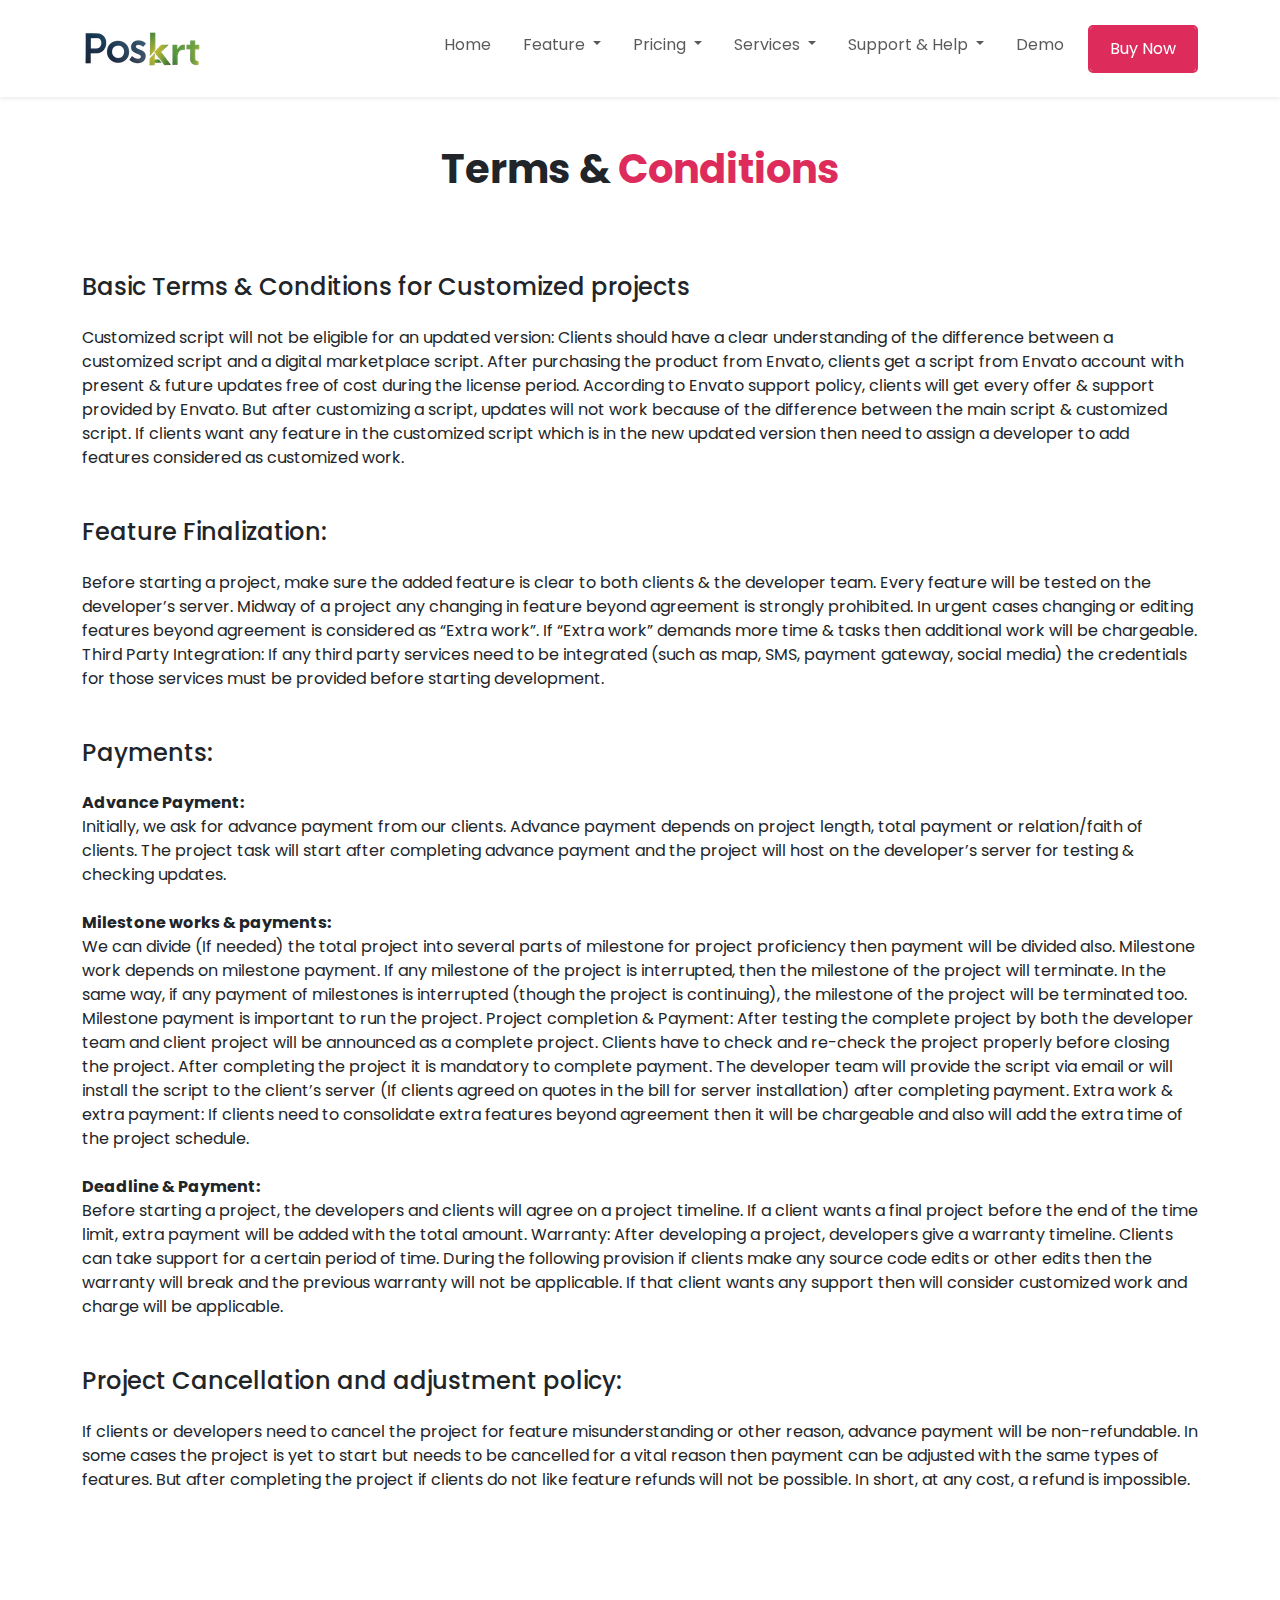
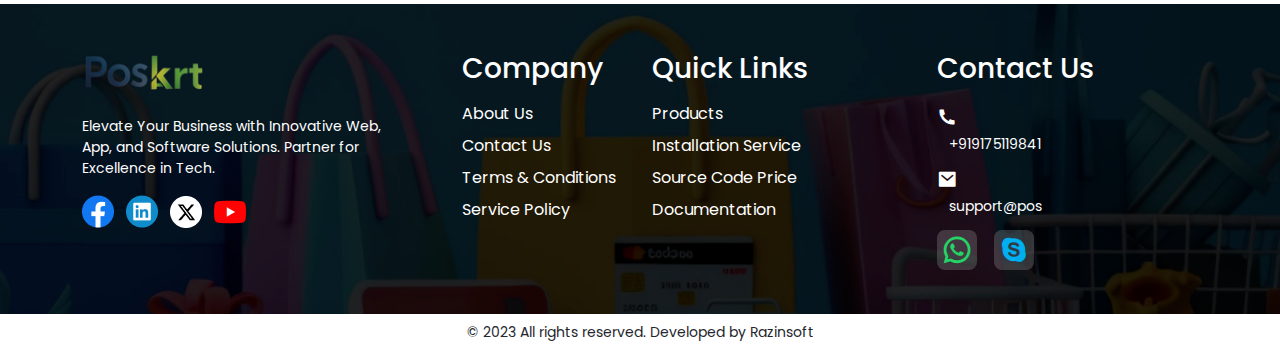
<file: terms.html>
<!DOCTYPE html>
<html lang="en">


<!-- Mirrored from poskat.com/terms by HTTrack Website Copier/3.x [XR&CO'2014], Wed, 24 Jul 2024 07:33:03 GMT -->
<!-- Added by HTTrack --><meta http-equiv="content-type" content="text/html;charset=UTF-8" /><!-- /Added by HTTrack -->
<head>
    <meta charset="UTF-8">
    <meta name="viewport" content="width=device-width, initial-scale=1.0">
    <title> POSKrt | Pricing</title>
    <link rel="icon" href="src/home/image/favicon.ico">
    <link rel="stylesheet" href="style/animate.min.css" />
    <link rel="stylesheet" href="style/main.css">
</head>

<body>
    <main class="body-area">
        <!-- ############################################### -->
<!-- ///////////////// MAIN HEADER ///////////////// -->
<!-- ############################################### -->

<header class="navbar navbar-expand-lg navbar-light bg-white shadow-sm sticky-top">
    <div class="container header-container py-lg-3">
    <!-- Logo -->
    <a class="navbar-brand" href="index.html">
        <img class="header-logo-dark" src="src/home/image/logo/logo-dark.jpeg" alt="Laundry Boss">
        <img class="header-logo-light shrink d-none" src="src/home/image/logo/logo-light.jpeg" alt="Laundry Boss">
    </a>

    <!-- Mobile Menu Button -->
    <a class="navbar-toggler border-0 rounded-0" data-bs-toggle="offcanvas" href="#offcanvasMenu" role="button" aria-controls="offcanvasMenu">
        <span class="navbar-toggler-icon"></span>
    </a>

    <!-- Navbar -->
    <div class="collapse navbar-collapse" id="navbarSupportedContent">
        <ul class="navbar-nav ms-auto mb-2 mb-lg-0">
            <li class="nav-item pe-2">
                <a class="nav-link" href="index.html">Home</a>
            </li>
            <li class="nav-item dropdown px-2">
                <a class="nav-link dropdown-toggle" href="features.html">
                    Feature
                </a>

                <!-- Featured Dropdown -->
                <div class="dropdown-menu bg-transparent border-0">
                    <div class="theme-shadow bg-white rounded mx-auto p-3 position-absolute tray-menu feature-menu">
                        <a href="features.html" class="d-block text-decoration-none text-dark px-3 py-2 theme-shadow-sm rounded mb-2">
                            <i class="ri-line-chart-line text-primary align-middle fs-4 me-3"></i>Super Admin Panel
                        </a>
                        <a href="features.html" class="d-block text-decoration-none text-dark px-3 py-2 theme-shadow-sm rounded mb-2">
                            <i class="ri-computer-line text-primary align-middle fs-4 me-3"></i>Vue.js Website
                        </a>
                        <a href="features.html" class="d-block text-decoration-none text-dark px-3 py-2 theme-shadow-sm rounded mb-2">
                            <i class="ri-smartphone-line text-primary align-middle fs-4 me-3"></i>Customer App
                        </a>
                        <a href="features.html" class="d-block text-decoration-none text-dark px-3 py-2 theme-shadow-sm rounded mb-2">
                            <i class="ri-store-2-line text-primary align-middle fs-4 me-3"></i>Seller App Addon
                        </a>
                        <a href="features.html" class="d-block text-decoration-none text-dark px-3 py-2 theme-shadow-sm rounded mb-2">
                            <i class="ri-truck-line text-primary align-middle fs-4 me-3"></i>Rider App Addon
                        </a>
                    </div>
                </div>
            </li>

            <li class="nav-item dropdown px-2">
                <a class="nav-link dropdown-toggle" href="index.html#pricing">
                    Pricing
                </a>

                <!-- Pricing Dropdown -->
                <div class="dropdown-menu bg-transparent border-0">
                    <div class="theme-shadow rounded mx-auto p-5 bg-white position-absolute tray-menu">
                        <div class="border-bottom pb-4 mb-3">
                            <h2 class="d-inline fw-bold">Pricing</h2>
                        </div>
                        <div class="row">
    <div class="col-6">
        <div class="bg-light rounded p-4">
            <h3>REGULAR License</h3>
            <small class="d-block mb-3">Start small but effective</small>
            <div class="d-inline-block basic-price">
                <span class="fs-4 fw-normal text-decoration-line-through text-danger me-2">$99</span>
            </div>
            <h2 class="d-inline-block fw-bold mb-3">$19</h2>
            <div>
                <a target="_blank" href="https:// .net/item/ready-ecommerce-complete-multi-vendor-ecommerce-mobile-app-website-rider-app-with-seller-app/52519302"><button class="custom-btn btn1 px-5">Buy Now</button></a>
            </div>
        </div>
    </div>
    <div class="col-6">
        <div class="bg-white border border-2 border-primary rounded p-4">
            <div class="row">
                <div class="col-9">
                    <h3 class="text-primary fw-bold">Extended License</h3>
                    <small class="d-block mb-3">Start small but effective</small>
                    <div class="d-inline-block basic-price">
                        <span class="fs-4 fw-normal text-danger text-decoration-line-through me-2">$999</span>
                    </div>
                    <h2 class="d-inline-block fw-bold mb-3">$399</h2>
                    <div>
                        <a target="_blank" href="https:// .net/item/ready-ecommerce-complete-multi-vendor-ecommerce-mobile-app-website-rider-app-with-seller-app/52519302"><button class="custom-btn btn4 px-5">Buy Now</button></a>
                    </div>
                </div>
                <div class="col-3">
                    <img src="src/home/image/rocket.png" alt="Rocket" class="w-100">
                </div>
            </div>
        </div>
    </div>
</div>                    </div>
                </div>
            </li>

            <li class="nav-item dropdown px-2">
                <a class="nav-link dropdown-toggle" href="#">
                    Services
                </a>

                <!-- Services Dropdown -->
                <div class="dropdown-menu bg-transparent border-0">
                    <div class="theme-shadow rounded mx-auto p-5 bg-white position-absolute tray-menu service-menu">
                        <div class="border-bottom pb-4 mb-3">
                            <h2 class="d-inline fw-bold">Our Services</h2>
                        </div>
                        <div class="row">
                            <div class="col-6">
                                <a href="installation.html" class="text-decoration-none">
                                    <div class="px-2 py-4 text-center rounded theme-shadow-sm installation-service">
                                        <img src="src/home/image/service-menu/service-menu-installation.svg" class="mb-3" alt="Service" height="80px" width="80px">
                                        <h5 class="fw-bold">Installation</h5>
                                    </div>
                                </a>
                            </div>

                            <div class="col-6">
                                <a href="customization.html" class="text-decoration-none">
                                    <div class="px-2 py-4 text-center rounded theme-shadow-sm customization-service">
                                        <img src="src/home/image/service-menu/service-menu-customization.svg" class="mb-3" alt="Service" height="80px" width="80px">
                                        <h5 class="fw-bold">Customizations</h5>
                                    </div>
                                </a>
                            </div>
                        </div>
                    </div>
                </div>
            </li>

            <li class="nav-item dropdown px-2">
                <a class="nav-link dropdown-toggle" href="contact.html">
                    Support & Help
                </a>

                <!-- Support Dropdown -->
                <div class="dropdown-menu bg-transparent border-0">
                    <div class="theme-shadow rounded mx-auto p-3 bg-white position-absolute tray-menu support-menu">
                        <a href="https://docs.pos/storage/documents/Razinsoft-Documentation/ready-Commerce/doce.html" target="_blank" class="d-block text-decoration-none text-dark p-3 theme-shadow-sm rounded mb-2">
                            <i class="ri-file-list-2-fill text-primary me-3"></i>Documentations
                        </a>
                        <a href="contact.html" class="d-block text-decoration-none text-dark p-3 theme-shadow-sm rounded mb-2">
                            <i class="ri-information-fill text-primary me-3"></i>About Us
                        </a>
                        <a href="contact.html#contact" class="d-block text-decoration-none text-dark p-3 theme-shadow-sm rounded mb-2">
                            <i class="ri-phone-fill text-primary me-3"></i>Contact us
                        </a>
                        <a href="index.html#faq" class="d-block text-decoration-none text-dark p-3 theme-shadow-sm rounded mb-2">
                            <i class="ri-question-fill text-primary me-3"></i>FAQs
                        </a>
                    </div>
                </div>
            </li>

            <li class="nav-item px-2">
                <a class="nav-link" href="index.html#demo">Demo</a>
            </li>

            <li class="nav-item ps-2">
                <button data-bs-toggle="modal" data-bs-target="#buyModal" class="custom-btn btn3">Buy Now</button>
            </li>
        </ul>
    </div>
</div></header>

<!-- Mobile Menu -->
<div class="offcanvas offcanvas-start" tabindex="-1" id="offcanvasMenu">
    <div class="offcanvas-header pb-4">
        <a class="navbar-brand" href="index.html"><img src="src/home/image/logo/logo-light.jpeg" alt="Razinsoft"></a>
        <button type="button" class="btn-close" data-bs-dismiss="offcanvas" aria-label="Close"></button>
    </div>
    <div class="offcanvas-body text-dark">
        <ul class="list-unstyled px-3">
            <li class="mb-4"><a href="index.html" class="text-decoration-none text-dark fw-5">Home</a></li>
            <li class="mb-4"><a href="features.html" class="text-decoration-none text-dark fw-5">Features</a></li>
            <li class="mb-4"><a href="index.html#pricing" class="text-decoration-none text-dark fw-5">Pricing</a></li>
            <li class="mb-4">
                <div class="accordion" id="serviceMenuAccordion">
                    <div class="accordion-item border-0">
                        <h2 class="accordion-header">
                            <button class="accordion-button bg-white collapsed p-0" type="button" data-bs-toggle="collapse" data-bs-target="#collapseTwo" aria-expanded="false" aria-controls="collapseTwo">
                                <span class="text-dark">Services</span>
                            </button>
                        </h2>
                        <div id="collapseTwo" class="accordion-collapse collapse" data-bs-parent="#serviceMenuAccordion">
                            <div class="accordion-body bg-white service-menu w-100 px-0 pt-4 pb-2">
                                <div class="row">
                                    <div class="col-6">
                                        <a href="installation.html" class="text-decoration-none">
                                            <div class="px-2 py-4 text-center rounded theme-shadow-sm installation-service">
                                                <img src="src/home/image/service-menu/service-menu-installation.svg" class="mb-3" alt="Service" height="80px" width="80px">
                                                <h5 class="fw-bold fs-6">Installation</h5>
                                            </div>
                                        </a>
                                    </div>

                                    <div class="col-6">
                                        <a href="customization.html" class="text-decoration-none">
                                            <div class="px-2 py-4 text-center rounded theme-shadow-sm customization-service">
                                                <img src="src/home/image/service-menu/service-menu-customization.svg" class="mb-3" alt="Service" height="80px" width="80px">
                                                <h5 class="fw-bold fs-6">Customizations</h5>
                                            </div>
                                        </a>
                                    </div>
                                </div>
                            </div>
                        </div>
                    </div>
                </div>
            </li>
            <li class="mb-4"><a href="index.html#demo" class="text-decoration-none text-dark fw-5">Demo</a></li>
            <li class="mb-4">
                <div class="accordion border-0 accordion-flush" id="supportMenuAccordion">
                    <div class="accordion-item border-0">
                        <h2 class="accordion-header border-0">
                            <button class="accordion-button bg-white collapsed p-0" type="button" data-bs-toggle="collapse" data-bs-target="#collapseThree" aria-expanded="false" aria-controls="collapseThree">
                                <span class="text-dark">Support & Help</span>
                            </button>
                        </h2>
                        <div id="collapseThree" class="border-0 accordion-collapse collapse" data-bs-parent="#supportMenuAccordion">
                            <div class="accordion-body bg-white border-0 service-menu w-100 px-0 pt-4 pb-2">
                                <div class="theme-shadow rounded mx-auto p-3 position-absolute">
                                    <a href="https://docs.pos/storage/documents/Razinsoft-Documentation/ready-Commerce/doce.html" target="_blank" class="d-block text-decoration-none text-dark p-3 theme-shadow-sm rounded mb-2">
                                        <i class="ri-file-list-2-fill text-primary me-3"></i>Documentations
                                    </a>
                                    <a href="contact.html" class="d-block text-decoration-none text-dark p-3 theme-shadow-sm rounded mb-2">
                                        <i class="ri-information-fill text-primary me-3"></i>About Us
                                    </a>
                                    <a href="contact.html#contact" class="d-block text-decoration-none text-dark p-3 theme-shadow-sm rounded mb-2">
                                        <i class="ri-phone-fill text-primary me-3"></i>Contact us
                                    </a>
                                    <a href="index.html#faq" class="d-block text-decoration-none text-dark p-3 theme-shadow-sm rounded mb-2">
                                        <i class="ri-question-fill text-primary me-3"></i>FAQs
                                    </a>
                                </div>
                            </div>
                        </div>
                    </div>
                </div>
            </li>
        </ul>
    </div>
</div><!-- Modal -->
<div class="modal fade" id="buyModal" tabindex="-1" aria-labelledby="buyModalLabel" aria-hidden="true">
    <div class="modal-dialog modal-dialog-centered modal-xl">
        <div class="modal-content">
            <div class="modal-body p-5">
                <div class="border-bottom pb-4 mb-3">
                    <h2 class="text-primary d-inline fw-bold">Pricing</h2>
                </div>
                <div class="row">
    <div class="col-6">
        <div class="bg-light rounded p-4">
            <h3>REGULAR License</h3>
            <small class="d-block mb-3">Start small but effective</small>
            <div class="d-inline-block basic-price">
                <span class="fs-4 fw-normal text-decoration-line-through text-danger me-2">$99</span>
            </div>
            <h2 class="d-inline-block fw-bold mb-3">$19</h2>
            <div>
                <a target="_blank" href="https:// .net/item/ready-ecommerce-complete-multi-vendor-ecommerce-mobile-app-website-rider-app-with-seller-app/52519302"><button class="custom-btn btn1 px-5">Buy Now</button></a>
            </div>
        </div>
    </div>
    <div class="col-6">
        <div class="bg-white border border-2 border-primary rounded p-4">
            <div class="row">
                <div class="col-9">
                    <h3 class="text-primary fw-bold">Extended License</h3>
                    <small class="d-block mb-3">Start small but effective</small>
                    <div class="d-inline-block basic-price">
                        <span class="fs-4 fw-normal text-danger text-decoration-line-through me-2">$999</span>
                    </div>
                    <h2 class="d-inline-block fw-bold mb-3">$399</h2>
                    <div>
                        <a target="_blank" href="https:// .net/item/ready-ecommerce-complete-multi-vendor-ecommerce-mobile-app-website-rider-app-with-seller-app/52519302"><button class="custom-btn btn4 px-5">Buy Now</button></a>
                    </div>
                </div>
                <div class="col-3">
                    <img src="src/home/image/rocket.png" alt="Rocket" class="w-100">
                </div>
            </div>
        </div>
    </div>
</div>            </div>
        </div>
    </div>
</div><!-- ############################################### -->
<!-- ////////// TERMS & CONDITIONS SECTION ///////// -->
<!-- ############################################### -->
<section class="container py-5">
    <div class="text-center mb-5 pb-4">
        <h1 class="fw-bold">Terms & <span class="text-primary">Conditions</span></h1>
    </div>
    <article>
        <h4 class="mb-4">Basic Terms & Conditions for Customized projects</h4>
        <p class="mb-5">Customized script will not be eligible for an updated version: Clients should have a clear understanding of the difference between a customized script and a digital marketplace script. After purchasing the product from Envato, clients get a script from Envato account with present & future updates free of cost during the license period. According to Envato support policy, clients will get every offer & support provided by Envato. But after customizing a script, updates will not work because of the difference between the main script & customized script. If clients want any feature in the customized script which is in the new updated version then need to assign a developer to add features considered as customized work.</p>
        <h4 class="mb-4">Feature Finalization:</h4>
        <p class="mb-5">Before starting a project, make sure the added feature is clear to both clients & the developer team. Every feature will be tested on the developer’s server. Midway of a project any changing in feature beyond agreement is strongly prohibited. In urgent cases changing or editing features beyond agreement is considered as “Extra work”. If “Extra work” demands more time & tasks then additional work will be chargeable.
            Third Party Integration: If any third party services need to be integrated (such as map, SMS, payment gateway, social media) the credentials for those services must be provided before starting development.</p>
        <h4 class="mb-4">Payments:</h4>
        <p class="mb-5"><strong>Advance Payment:</strong> <br> Initially, we ask for advance payment from our clients. Advance payment depends on project length, total payment or relation/faith of clients. The project task will start after completing advance payment and the project will host on the developer’s server for testing & checking updates. <br> <br>
           <strong>Milestone works & payments:</strong> <br>We can divide (If needed) the total project into several parts of milestone for project proficiency then payment will be divided also. Milestone work depends on milestone payment. If any milestone of the project is interrupted, then the milestone of the project will terminate. In the same way, if any payment of milestones is interrupted (though the project is continuing), the milestone of the project will be terminated too. Milestone payment is important to run the project.
            Project completion & Payment: After testing the complete project by both the developer team and client project will be announced as a complete project. Clients have to check and re-check the project properly before closing the project. After completing the project it is mandatory to complete payment. The developer team will provide the script via email or will install the script to the client’s server (If clients agreed on quotes in the bill for server installation) after completing payment.
            Extra work & extra payment: If clients need to consolidate extra features beyond agreement then it will be chargeable and also will add the extra time of the project schedule. <br> <br>
            <strong>Deadline & Payment:</strong><br> Before starting a project, the developers and clients will agree on a project timeline. If a client wants a final project before the end of the time limit, extra payment will be added with the total amount.
            Warranty: After developing a project, developers give a warranty timeline. Clients can take support for a certain period of time. During the following provision if clients make any source code edits or other edits then the warranty will break and the previous warranty will not be applicable. If that client wants any support then will consider customized work and charge will be applicable.
        </p>
        <h4 class="mb-4">Project Cancellation and adjustment policy:</h4>
        <p>If clients or developers need to cancel the project for feature misunderstanding or other reason, advance payment will be non-refundable. In some cases the project is yet to start but needs to be cancelled for a vital reason then payment can be adjusted with the same types of features. But after completing the project if clients do not like feature refunds will not be possible. In short, at any cost, a refund is impossible.</p>
    </article>
</section><!-- ############################################### -->
<!-- ////////////////// MAIN FOOTER //////////////// -->
<!-- ############################################### -->

<footer class="container-fluid mt-5 pt-5 px-0 main-footer text-white">
    <section class="container pb-4">
        <div class="row">

            <!-- About Info -->
            <div class="col-md-6 col-lg-4 pe-5 mb-5 mb-lg-0">
                <a href="#" class="d-block mb-4"><img src="src/home/image/logo/logo-dark.jpeg" height="40px" alt="Razinsoft"></a>
                <p class="small">
                    Elevate Your Business with Innovative
                    Web, App, and Software Solutions. Partner for Excellence in Tech.
                </p>
                <div class="mb-3">
                    <a href="http://facebook.com/razinsoft" target="_blank" class="text-decoration-none me-2">
                        <img src="src/home/image/social-icons/Facebook.png" alt="Facebook">
                    </a>
                    <a href="http://linkedin.com/company/razinsoft" target="_blank" class="text-decoration-none me-2">
                        <img src="src/home/image/social-icons/LinkedIn.png" alt="LinkedIn">
                    </a>
                    <a href="http://x.com/razinsoft" target="_blank" class="text-decoration-none me-2">
                        <img src="src/home/image/social-icons/Twitter.png" alt="Twitter">
                    </a>
                    <a href="http://youtube.com/@razinsoft" target="_blank" class="text-decoration-none me-2">
                        <img src="src/home/image/social-icons/Youtube.png" alt="Youtube">
                    </a>
                </div>
                
            </div>

            <!-- Company Links -->
            <div class="col-md-6 col-lg-2 mb-5 mb-lg-0">
                <h3 class="mb-3">Company</h3>
                <a href="contact.html" class="text-decoration-none text-white d-block mb-2">About Us</a>
                <a href="contact.html#contact" class="text-decoration-none text-white d-block mb-2">Contact Us</a>
                <a href="terms.html" class="text-decoration-none text-white d-block mb-2">Terms & Conditions</a>
                <a href="service_policy.html" class="text-decoration-none text-white d-block mb-2">Service Policy</a>
            </div>

            <!-- Quick Links -->
            <div class="col-md-6 col-lg-3 mb-5 mb-lg-0">
                <h3 class="mb-3">Quick Links</h3>
                <a href="index.html#demo" class="text-decoration-none text-white d-block mb-2">Products</a>
                <a href="installation.html" class="text-decoration-none text-white d-block mb-2">Installation Service</a>
                <a href="index.html#pricing" class="text-decoration-none text-white d-block mb-2">Source Code Price</a>
                <a target="_blank" href="https://docs.pos/storage/documents/Razinsoft-Documentation/ready-Commerce/doce.html" class="text-decoration-none text-white d-block mb-2">Documentation</a>
            </div>

            <!-- Contact Info -->
            <div class="col-md-6 col-lg-3">
                <h3 class="mb-3">Contact Us</h3>
                <div class="row mb-2">
                    <div class="col-1"><i class="ri-phone-fill fs-5"></i></div>
                    <div class="col-11 ps-4"><small><a href="tel: +919175119841" class="text-decoration-none text-white"> +919175119841</a></small></div>
                </div>
                <div class="row mb-2">
                    <div class="col-1"><i class="ri-mail-fill fs-5"></i></div>
                    <div class="col-11 ps-4"><small><a href="mailto:support@pos" class="text-decoration-none text-white">support@pos</a></small></div>
                </div>
                <div>
                    <a href="https://wa.link/8xnekk" target="_blank" class="text-decoration-none text-whatsapp">
                        <i class="ri-whatsapp-line p-1 rounded align-middle me-3 fs-2" style="background-color: #ffffff2c;"></i>
                    </a>
                    <a href="tel: +919175119841" class="text-decoration-none text-white text-skype">
                        <i class="ri-skype-fill p-1 rounded align-middle me-1 fs-2" style="margin-left: -3px; background-color: #ffffff2c;"></i>
                    </a>
                </div>
            </div>
        </div>
    </section>

    <!-- Copyright -->
    <div class="text-center bg-white text-dark small py-2 mt-3">
        © 2023 All rights reserved. Developed by Razinsoft
    </div>
</footer>    </main>

    <!-- JavaScript -->
    <script src="javascript/bootstrap.min.js"></script>
    <script src="javascript/wow.min.js"></script>
    <script src="javascript/navlink.js"></script>

    <!-- Initialize Wow -->
    <script>
        new WOW().init();
    </script>

    <script src="javascript/SmoothScroll.min.js"></script>

    <script>
        SmoothScroll({
            animationTime: 800,
            stepSize: 75,
            accelerationDelta: 30,
            accelerationMax: 2,
            keyboardSupport: true,
            arrowScroll: 50,
            pulseAlgorithm: true,
            pulseScale: 4,
            pulseNormalize: 1,
            touchpadSupport: true,
            fixedBackground: true
        });
    </script>

    <script src="javascript/main.js" type="module"></script>
</body>


<!-- Mirrored from poskat.com/terms by HTTrack Website Copier/3.x [XR&CO'2014], Wed, 24 Jul 2024 07:33:03 GMT -->
</html>
</file>
<file: style/main.css>
@charset "UTF-8";
@import url("https://fonts.googleapis.com/css2?family=Poppins:ital,wght@0,100;0,200;0,300;0,400;0,500;0,600;0,700;0,800;0,900;1,100;1,200;1,300;1,400;1,500;1,600;1,700;1,800;1,900&amp;display=swap");
/*!
 * Bootstrap  v5.3.3 (https://getbootstrap.com/)
 * Copyright 2011-2024 The Bootstrap Authors
 * Licensed under MIT (https://github.com/twbs/bootstrap/blob/main/LICENSE)
 */
@import "../fonts/remixicon.css";
:root,
[data-bs-theme=light] {
  --bs-blue: #0d6efd;
  --bs-indigo: #6610f2;
  --bs-purple: #6f42c1;
  --bs-pink: #d63384;
  --bs-red: #dc3545;
  --bs-orange: #fd7e14;
  --bs-yellow: #ffc107;
  --bs-green: #198754;
  --bs-teal: #20c997;
  --bs-cyan: #0dcaf0;
  --bs-black: #000;
  --bs-white: #fff;
  --bs-gray: #6c757d;
  --bs-gray-dark: #343a40;
  --bs-gray-100: #f8f9fa;
  --bs-gray-200: #e9ecef;
  --bs-gray-300: #dee2e6;
  --bs-gray-400: #ced4da;
  --bs-gray-500: #adb5bd;
  --bs-gray-600: #6c757d;
  --bs-gray-700: #495057;
  --bs-gray-800: #343a40;
  --bs-gray-900: #212529;
  --bs-primary: #dd2c5c;
  --bs-secondary: #6c757d;
  --bs-success: #4BB543;
  --bs-info: #0dcaf0;
  --bs-warning: #ffc107;
  --bs-danger: #dc3545;
  --bs-light: #f8f9fa;
  --bs-dark: #24262d;
  --bs-primary-rgb: 221, 44, 92;
  --bs-secondary-rgb: 108, 117, 125;
  --bs-success-rgb: 75, 181, 67;
  --bs-info-rgb: 13, 202, 240;
  --bs-warning-rgb: 255, 193, 7;
  --bs-danger-rgb: 220, 53, 69;
  --bs-light-rgb: 248, 249, 250;
  --bs-dark-rgb: 36, 38, 45;
  --bs-primary-text-emphasis: #581225;
  --bs-secondary-text-emphasis: #2b2f32;
  --bs-success-text-emphasis: #1e481b;
  --bs-info-text-emphasis: #055160;
  --bs-warning-text-emphasis: #664d03;
  --bs-danger-text-emphasis: #58151c;
  --bs-light-text-emphasis: #495057;
  --bs-dark-text-emphasis: #495057;
  --bs-primary-bg-subtle: #f8d5de;
  --bs-secondary-bg-subtle: #e2e3e5;
  --bs-success-bg-subtle: #dbf0d9;
  --bs-info-bg-subtle: #cff4fc;
  --bs-warning-bg-subtle: #fff3cd;
  --bs-danger-bg-subtle: #f8d7da;
  --bs-light-bg-subtle: #fcfcfd;
  --bs-dark-bg-subtle: #ced4da;
  --bs-primary-border-subtle: #f1abbe;
  --bs-secondary-border-subtle: #c4c8cb;
  --bs-success-border-subtle: #b7e1b4;
  --bs-info-border-subtle: #9eeaf9;
  --bs-warning-border-subtle: #ffe69c;
  --bs-danger-border-subtle: #f1aeb5;
  --bs-light-border-subtle: #e9ecef;
  --bs-dark-border-subtle: #adb5bd;
  --bs-white-rgb: 255, 255, 255;
  --bs-black-rgb: 0, 0, 0;
  --bs-font-sans-serif: system-ui, -apple-system, "Segoe UI", Roboto, "Helvetica Neue", "Noto Sans", "Liberation Sans", Arial, sans-serif, "Apple Color Emoji", "Segoe UI Emoji", "Segoe UI Symbol", "Noto Color Emoji";
  --bs-font-monospace: SFMono-Regular, Menlo, Monaco, Consolas, "Liberation Mono", "Courier New", monospace;
  --bs-gradient: linear-gradient(180deg, rgba(255, 255, 255, 0.15), rgba(255, 255, 255, 0));
  --bs-body-font-family: "Poppins", sans-serif;
  --bs-body-font-size: 1rem;
  --bs-body-font-weight: 400;
  --bs-body-line-height: 1.5;
  --bs-body-color: #212529;
  --bs-body-color-rgb: 33, 37, 41;
  --bs-body-bg: #fff;
  --bs-body-bg-rgb: 255, 255, 255;
  --bs-emphasis-color: #000;
  --bs-emphasis-color-rgb: 0, 0, 0;
  --bs-secondary-color: rgba(33, 37, 41, 0.75);
  --bs-secondary-color-rgb: 33, 37, 41;
  --bs-secondary-bg: #e9ecef;
  --bs-secondary-bg-rgb: 233, 236, 239;
  --bs-tertiary-color: rgba(33, 37, 41, 0.5);
  --bs-tertiary-color-rgb: 33, 37, 41;
  --bs-tertiary-bg: #f8f9fa;
  --bs-tertiary-bg-rgb: 248, 249, 250;
  --bs-heading-color: inherit;
  --bs-link-color: #dd2c5c;
  --bs-link-color-rgb: 221, 44, 92;
  --bs-link-decoration: underline;
  --bs-link-hover-color: #b1234a;
  --bs-link-hover-color-rgb: 177, 35, 74;
  --bs-code-color: #d63384;
  --bs-highlight-color: #212529;
  --bs-highlight-bg: #fff3cd;
  --bs-border-width: 1px;
  --bs-border-style: solid;
  --bs-border-color: #dee2e6;
  --bs-border-color-translucent: rgba(0, 0, 0, 0.175);
  --bs-border-radius: 0.5rem;
  --bs-border-radius-sm: 0.7rem;
  --bs-border-radius-lg: 2rem;
  --bs-border-radius-xl: 1rem;
  --bs-border-radius-xxl: 2rem;
  --bs-border-radius-2xl: var(--bs-border-radius-xxl);
  --bs-border-radius-pill: 50rem;
  --bs-box-shadow: 0 0.5rem 1rem rgba(0, 0, 0, 0.15);
  --bs-box-shadow-sm: 0 0.125rem 0.25rem rgba(0, 0, 0, 0.075);
  --bs-box-shadow-lg: 0 1rem 3rem rgba(0, 0, 0, 0.175);
  --bs-box-shadow-inset: inset 0 1px 2px rgba(0, 0, 0, 0.075);
  --bs-focus-ring-width: 0.25rem;
  --bs-focus-ring-opacity: 0.25;
  --bs-focus-ring-color: rgba(221, 44, 92, 0.25);
  --bs-form-valid-color: #4BB543;
  --bs-form-valid-border-color: #4BB543;
  --bs-form-invalid-color: #dc3545;
  --bs-form-invalid-border-color: #dc3545;
}

[data-bs-theme=dark] {
  color-scheme: dark;
  --bs-body-color: #dee2e6;
  --bs-body-color-rgb: 222, 226, 230;
  --bs-body-bg: #212529;
  --bs-body-bg-rgb: 33, 37, 41;
  --bs-emphasis-color: #fff;
  --bs-emphasis-color-rgb: 255, 255, 255;
  --bs-secondary-color: rgba(222, 226, 230, 0.75);
  --bs-secondary-color-rgb: 222, 226, 230;
  --bs-secondary-bg: #343a40;
  --bs-secondary-bg-rgb: 52, 58, 64;
  --bs-tertiary-color: rgba(222, 226, 230, 0.5);
  --bs-tertiary-color-rgb: 222, 226, 230;
  --bs-tertiary-bg: #2b3035;
  --bs-tertiary-bg-rgb: 43, 48, 53;
  --bs-primary-text-emphasis: #eb809d;
  --bs-secondary-text-emphasis: #a7acb1;
  --bs-success-text-emphasis: #93d38e;
  --bs-info-text-emphasis: #6edff6;
  --bs-warning-text-emphasis: #ffda6a;
  --bs-danger-text-emphasis: #ea868f;
  --bs-light-text-emphasis: #f8f9fa;
  --bs-dark-text-emphasis: #dee2e6;
  --bs-primary-bg-subtle: #2c0912;
  --bs-secondary-bg-subtle: #161719;
  --bs-success-bg-subtle: #0f240d;
  --bs-info-bg-subtle: #032830;
  --bs-warning-bg-subtle: #332701;
  --bs-danger-bg-subtle: #2c0b0e;
  --bs-light-bg-subtle: #343a40;
  --bs-dark-bg-subtle: #1a1d20;
  --bs-primary-border-subtle: #851a37;
  --bs-secondary-border-subtle: #41464b;
  --bs-success-border-subtle: #2d6d28;
  --bs-info-border-subtle: #087990;
  --bs-warning-border-subtle: #997404;
  --bs-danger-border-subtle: #842029;
  --bs-light-border-subtle: #495057;
  --bs-dark-border-subtle: #343a40;
  --bs-heading-color: inherit;
  --bs-link-color: #eb809d;
  --bs-link-hover-color: #ef99b1;
  --bs-link-color-rgb: 235, 128, 157;
  --bs-link-hover-color-rgb: 239, 153, 177;
  --bs-code-color: #e685b5;
  --bs-highlight-color: #dee2e6;
  --bs-highlight-bg: #664d03;
  --bs-border-color: #495057;
  --bs-border-color-translucent: rgba(255, 255, 255, 0.15);
  --bs-form-valid-color: #75b798;
  --bs-form-valid-border-color: #75b798;
  --bs-form-invalid-color: #ea868f;
  --bs-form-invalid-border-color: #ea868f;
}

*,
*::before,
*::after {
  box-sizing: border-box;
}

@media (prefers-reduced-motion: no-preference) {
  :root {
    scroll-behavior: smooth;
  }
}

body {
  margin: 0;
  font-family: var(--bs-body-font-family);
  font-size: var(--bs-body-font-size);
  font-weight: var(--bs-body-font-weight);
  line-height: var(--bs-body-line-height);
  color: var(--bs-body-color);
  text-align: var(--bs-body-text-align);
  background-color: var(--bs-body-bg);
  -webkit-text-size-adjust: 100%;
  -webkit-tap-highlight-color: rgba(0, 0, 0, 0);
}

hr {
  margin: 1rem 0;
  color: inherit;
  border: 0;
  border-top: var(--bs-border-width) solid;
  opacity: 0.25;
}

h6, .h6, h5, .h5, h4, .h4, h3, .h3, h2, .h2, h1, .h1 {
  margin-top: 0;
  margin-bottom: 0.5rem;
  font-weight: 500;
  line-height: 1.2;
  color: var(--bs-heading-color);
}

h1, .h1 {
  font-size: calc(1.375rem + 1.5vw);
}
@media (min-width: 1200px) {
  h1, .h1 {
    font-size: 2.5rem;
  }
}

h2, .h2 {
  font-size: calc(1.325rem + 0.9vw);
}
@media (min-width: 1200px) {
  h2, .h2 {
    font-size: 2rem;
  }
}

h3, .h3 {
  font-size: calc(1.3rem + 0.6vw);
}
@media (min-width: 1200px) {
  h3, .h3 {
    font-size: 1.75rem;
  }
}

h4, .h4 {
  font-size: calc(1.275rem + 0.3vw);
}
@media (min-width: 1200px) {
  h4, .h4 {
    font-size: 1.5rem;
  }
}

h5, .h5 {
  font-size: 1.25rem;
}

h6, .h6 {
  font-size: 1rem;
}

p {
  margin-top: 0;
  margin-bottom: 1rem;
}

abbr[title] {
  -webkit-text-decoration: underline dotted;
          text-decoration: underline dotted;
  cursor: help;
  -webkit-text-decoration-skip-ink: none;
          text-decoration-skip-ink: none;
}

address {
  margin-bottom: 1rem;
  font-style: normal;
  line-height: inherit;
}

ol,
ul {
  padding-left: 2rem;
}

ol,
ul,
dl {
  margin-top: 0;
  margin-bottom: 1rem;
}

ol ol,
ul ul,
ol ul,
ul ol {
  margin-bottom: 0;
}

dt {
  font-weight: 700;
}

dd {
  margin-bottom: 0.5rem;
  margin-left: 0;
}

blockquote {
  margin: 0 0 1rem;
}

b,
strong {
  font-weight: bolder;
}

small, .small {
  font-size: 0.875em;
}

mark, .mark {
  padding: 0.1875em;
  color: var(--bs-highlight-color);
  background-color: var(--bs-highlight-bg);
}

sub,
sup {
  position: relative;
  font-size: 0.75em;
  line-height: 0;
  vertical-align: baseline;
}

sub {
  bottom: -0.25em;
}

sup {
  top: -0.5em;
}

a {
  color: rgba(var(--bs-link-color-rgb), var(--bs-link-opacity, 1));
  text-decoration: underline;
}
a:hover {
  --bs-link-color-rgb: var(--bs-link-hover-color-rgb);
}

a:not([href]):not([class]), a:not([href]):not([class]):hover {
  color: inherit;
  text-decoration: none;
}

pre,
code,
kbd,
samp {
  font-family: var(--bs-font-monospace);
  font-size: 1em;
}

pre {
  display: block;
  margin-top: 0;
  margin-bottom: 1rem;
  overflow: auto;
  font-size: 0.875em;
}
pre code {
  font-size: inherit;
  color: inherit;
  word-break: normal;
}

code {
  font-size: 0.875em;
  color: var(--bs-code-color);
  word-wrap: break-word;
}
a > code {
  color: inherit;
}

kbd {
  padding: 0.1875rem 0.375rem;
  font-size: 0.875em;
  color: var(--bs-body-bg);
  background-color: var(--bs-body-color);
  border-radius: 0.7rem;
}
kbd kbd {
  padding: 0;
  font-size: 1em;
}

figure {
  margin: 0 0 1rem;
}

img,
svg {
  vertical-align: middle;
}

table {
  caption-side: bottom;
  border-collapse: collapse;
}

caption {
  padding-top: 0.5rem;
  padding-bottom: 0.5rem;
  color: var(--bs-secondary-color);
  text-align: left;
}

th {
  text-align: inherit;
  text-align: -webkit-match-parent;
}

thead,
tbody,
tfoot,
tr,
td,
th {
  border-color: inherit;
  border-style: solid;
  border-width: 0;
}

label {
  display: inline-block;
}

button {
  border-radius: 0;
}

button:focus:not(:focus-visible) {
  outline: 0;
}

input,
button,
select,
optgroup,
textarea {
  margin: 0;
  font-family: inherit;
  font-size: inherit;
  line-height: inherit;
}

button,
select {
  text-transform: none;
}

[role=button] {
  cursor: pointer;
}

select {
  word-wrap: normal;
}
select:disabled {
  opacity: 1;
}

[list]:not([type=date]):not([type=datetime-local]):not([type=month]):not([type=week]):not([type=time])::-webkit-calendar-picker-indicator {
  display: none !important;
}

button,
[type=button],
[type=reset],
[type=submit] {
  -webkit-appearance: button;
}
button:not(:disabled),
[type=button]:not(:disabled),
[type=reset]:not(:disabled),
[type=submit]:not(:disabled) {
  cursor: pointer;
}

::-moz-focus-inner {
  padding: 0;
  border-style: none;
}

textarea {
  resize: vertical;
}

fieldset {
  min-width: 0;
  padding: 0;
  margin: 0;
  border: 0;
}

legend {
  float: left;
  width: 100%;
  padding: 0;
  margin-bottom: 0.5rem;
  font-size: calc(1.275rem + 0.3vw);
  line-height: inherit;
}
@media (min-width: 1200px) {
  legend {
    font-size: 1.5rem;
  }
}
legend + * {
  clear: left;
}

::-webkit-datetime-edit-fields-wrapper,
::-webkit-datetime-edit-text,
::-webkit-datetime-edit-minute,
::-webkit-datetime-edit-hour-field,
::-webkit-datetime-edit-day-field,
::-webkit-datetime-edit-month-field,
::-webkit-datetime-edit-year-field {
  padding: 0;
}

::-webkit-inner-spin-button {
  height: auto;
}

[type=search] {
  -webkit-appearance: textfield;
  outline-offset: -2px;
}

/* rtl:raw:
[type="tel"],
[type="url"],
[type="email"],
[type="number"] {
  direction: ltr;
}
*/
::-webkit-search-decoration {
  -webkit-appearance: none;
}

::-webkit-color-swatch-wrapper {
  padding: 0;
}

::file-selector-button {
  font: inherit;
  -webkit-appearance: button;
}

output {
  display: inline-block;
}

iframe {
  border: 0;
}

summary {
  display: list-item;
  cursor: pointer;
}

progress {
  vertical-align: baseline;
}

[hidden] {
  display: none !important;
}

.lead {
  font-size: 1.25rem;
  font-weight: 300;
}

.display-1 {
  font-size: calc(1.625rem + 4.5vw);
  font-weight: 300;
  line-height: 1.2;
}
@media (min-width: 1200px) {
  .display-1 {
    font-size: 5rem;
  }
}

.display-2 {
  font-size: calc(1.575rem + 3.9vw);
  font-weight: 300;
  line-height: 1.2;
}
@media (min-width: 1200px) {
  .display-2 {
    font-size: 4.5rem;
  }
}

.display-3 {
  font-size: calc(1.525rem + 3.3vw);
  font-weight: 300;
  line-height: 1.2;
}
@media (min-width: 1200px) {
  .display-3 {
    font-size: 4rem;
  }
}

.display-4 {
  font-size: calc(1.475rem + 2.7vw);
  font-weight: 300;
  line-height: 1.2;
}
@media (min-width: 1200px) {
  .display-4 {
    font-size: 3.5rem;
  }
}

.display-5 {
  font-size: calc(1.425rem + 2.1vw);
  font-weight: 300;
  line-height: 1.2;
}
@media (min-width: 1200px) {
  .display-5 {
    font-size: 3rem;
  }
}

.display-6 {
  font-size: calc(1.375rem + 1.5vw);
  font-weight: 300;
  line-height: 1.2;
}
@media (min-width: 1200px) {
  .display-6 {
    font-size: 2.5rem;
  }
}

.list-unstyled {
  padding-left: 0;
  list-style: none;
}

.list-inline {
  padding-left: 0;
  list-style: none;
}

.list-inline-item {
  display: inline-block;
}
.list-inline-item:not(:last-child) {
  margin-right: 0.5rem;
}

.initialism {
  font-size: 0.875em;
  text-transform: uppercase;
}

.blockquote {
  margin-bottom: 1rem;
  font-size: 1.25rem;
}
.blockquote > :last-child {
  margin-bottom: 0;
}

.blockquote-footer {
  margin-top: -1rem;
  margin-bottom: 1rem;
  font-size: 0.875em;
  color: #6c757d;
}
.blockquote-footer::before {
  content: "— ";
}

.img-fluid {
  max-width: 100%;
  height: auto;
}

.img-thumbnail {
  padding: 0.25rem;
  background-color: var(--bs-body-bg);
  border: var(--bs-border-width) solid var(--bs-border-color);
  border-radius: var(--bs-border-radius);
  max-width: 100%;
  height: auto;
}

.figure {
  display: inline-block;
}

.figure-img {
  margin-bottom: 0.5rem;
  line-height: 1;
}

.figure-caption {
  font-size: 0.875em;
  color: var(--bs-secondary-color);
}

.container,
.container-fluid,
.container-xxl,
.container-xl,
.container-lg,
.container-md,
.container-sm {
  --bs-gutter-x: 1.5rem;
  --bs-gutter-y: 0;
  width: 100%;
  padding-right: calc(var(--bs-gutter-x) * 0.5);
  padding-left: calc(var(--bs-gutter-x) * 0.5);
  margin-right: auto;
  margin-left: auto;
}

@media (min-width: 576px) {
  .container-sm, .container {
    max-width: 540px;
  }
}
@media (min-width: 768px) {
  .container-md, .container-sm, .container {
    max-width: 720px;
  }
}
@media (min-width: 992px) {
  .container-lg, .container-md, .container-sm, .container {
    max-width: 960px;
  }
}
@media (min-width: 1200px) {
  .container-xl, .container-lg, .container-md, .container-sm, .container {
    max-width: 1140px;
  }
}
@media (min-width: 1400px) {
  .container-xxl, .container-xl, .container-lg, .container-md, .container-sm, .container {
    max-width: 1200px;
  }
}
:root {
  --bs-breakpoint-xs: 0;
  --bs-breakpoint-sm: 576px;
  --bs-breakpoint-md: 768px;
  --bs-breakpoint-lg: 992px;
  --bs-breakpoint-xl: 1200px;
  --bs-breakpoint-xxl: 1400px;
}

.row {
  --bs-gutter-x: 1.5rem;
  --bs-gutter-y: 0;
  display: flex;
  flex-wrap: wrap;
  margin-top: calc(-1 * var(--bs-gutter-y));
  margin-right: calc(-0.5 * var(--bs-gutter-x));
  margin-left: calc(-0.5 * var(--bs-gutter-x));
}
.row > * {
  flex-shrink: 0;
  width: 100%;
  max-width: 100%;
  padding-right: calc(var(--bs-gutter-x) * 0.5);
  padding-left: calc(var(--bs-gutter-x) * 0.5);
  margin-top: var(--bs-gutter-y);
}

.col {
  flex: 1 0 0%;
}

.row-cols-auto > * {
  flex: 0 0 auto;
  width: auto;
}

.row-cols-1 > * {
  flex: 0 0 auto;
  width: 100%;
}

.row-cols-2 > * {
  flex: 0 0 auto;
  width: 50%;
}

.row-cols-3 > * {
  flex: 0 0 auto;
  width: 33.33333333%;
}

.row-cols-4 > * {
  flex: 0 0 auto;
  width: 25%;
}

.row-cols-5 > * {
  flex: 0 0 auto;
  width: 20%;
}

.row-cols-6 > * {
  flex: 0 0 auto;
  width: 16.66666667%;
}

.col-auto {
  flex: 0 0 auto;
  width: auto;
}

.col-1 {
  flex: 0 0 auto;
  width: 8.33333333%;
}

.col-2 {
  flex: 0 0 auto;
  width: 16.66666667%;
}

.col-3 {
  flex: 0 0 auto;
  width: 25%;
}

.col-4 {
  flex: 0 0 auto;
  width: 33.33333333%;
}

.col-5 {
  flex: 0 0 auto;
  width: 41.66666667%;
}

.col-6 {
  flex: 0 0 auto;
  width: 50%;
}

.col-7 {
  flex: 0 0 auto;
  width: 58.33333333%;
}

.col-8 {
  flex: 0 0 auto;
  width: 66.66666667%;
}

.col-9 {
  flex: 0 0 auto;
  width: 75%;
}

.col-10 {
  flex: 0 0 auto;
  width: 83.33333333%;
}

.col-11 {
  flex: 0 0 auto;
  width: 91.66666667%;
}

.col-12 {
  flex: 0 0 auto;
  width: 100%;
}

.offset-1 {
  margin-left: 8.33333333%;
}

.offset-2 {
  margin-left: 16.66666667%;
}

.offset-3 {
  margin-left: 25%;
}

.offset-4 {
  margin-left: 33.33333333%;
}

.offset-5 {
  margin-left: 41.66666667%;
}

.offset-6 {
  margin-left: 50%;
}

.offset-7 {
  margin-left: 58.33333333%;
}

.offset-8 {
  margin-left: 66.66666667%;
}

.offset-9 {
  margin-left: 75%;
}

.offset-10 {
  margin-left: 83.33333333%;
}

.offset-11 {
  margin-left: 91.66666667%;
}

.g-0,
.gx-0 {
  --bs-gutter-x: 0;
}

.g-0,
.gy-0 {
  --bs-gutter-y: 0;
}

.g-1,
.gx-1 {
  --bs-gutter-x: 0.25rem;
}

.g-1,
.gy-1 {
  --bs-gutter-y: 0.25rem;
}

.g-2,
.gx-2 {
  --bs-gutter-x: 0.5rem;
}

.g-2,
.gy-2 {
  --bs-gutter-y: 0.5rem;
}

.g-3,
.gx-3 {
  --bs-gutter-x: 1rem;
}

.g-3,
.gy-3 {
  --bs-gutter-y: 1rem;
}

.g-4,
.gx-4 {
  --bs-gutter-x: 1.5rem;
}

.g-4,
.gy-4 {
  --bs-gutter-y: 1.5rem;
}

.g-5,
.gx-5 {
  --bs-gutter-x: 3rem;
}

.g-5,
.gy-5 {
  --bs-gutter-y: 3rem;
}

@media (min-width: 576px) {
  .col-sm {
    flex: 1 0 0%;
  }
  .row-cols-sm-auto > * {
    flex: 0 0 auto;
    width: auto;
  }
  .row-cols-sm-1 > * {
    flex: 0 0 auto;
    width: 100%;
  }
  .row-cols-sm-2 > * {
    flex: 0 0 auto;
    width: 50%;
  }
  .row-cols-sm-3 > * {
    flex: 0 0 auto;
    width: 33.33333333%;
  }
  .row-cols-sm-4 > * {
    flex: 0 0 auto;
    width: 25%;
  }
  .row-cols-sm-5 > * {
    flex: 0 0 auto;
    width: 20%;
  }
  .row-cols-sm-6 > * {
    flex: 0 0 auto;
    width: 16.66666667%;
  }
  .col-sm-auto {
    flex: 0 0 auto;
    width: auto;
  }
  .col-sm-1 {
    flex: 0 0 auto;
    width: 8.33333333%;
  }
  .col-sm-2 {
    flex: 0 0 auto;
    width: 16.66666667%;
  }
  .col-sm-3 {
    flex: 0 0 auto;
    width: 25%;
  }
  .col-sm-4 {
    flex: 0 0 auto;
    width: 33.33333333%;
  }
  .col-sm-5 {
    flex: 0 0 auto;
    width: 41.66666667%;
  }
  .col-sm-6 {
    flex: 0 0 auto;
    width: 50%;
  }
  .col-sm-7 {
    flex: 0 0 auto;
    width: 58.33333333%;
  }
  .col-sm-8 {
    flex: 0 0 auto;
    width: 66.66666667%;
  }
  .col-sm-9 {
    flex: 0 0 auto;
    width: 75%;
  }
  .col-sm-10 {
    flex: 0 0 auto;
    width: 83.33333333%;
  }
  .col-sm-11 {
    flex: 0 0 auto;
    width: 91.66666667%;
  }
  .col-sm-12 {
    flex: 0 0 auto;
    width: 100%;
  }
  .offset-sm-0 {
    margin-left: 0;
  }
  .offset-sm-1 {
    margin-left: 8.33333333%;
  }
  .offset-sm-2 {
    margin-left: 16.66666667%;
  }
  .offset-sm-3 {
    margin-left: 25%;
  }
  .offset-sm-4 {
    margin-left: 33.33333333%;
  }
  .offset-sm-5 {
    margin-left: 41.66666667%;
  }
  .offset-sm-6 {
    margin-left: 50%;
  }
  .offset-sm-7 {
    margin-left: 58.33333333%;
  }
  .offset-sm-8 {
    margin-left: 66.66666667%;
  }
  .offset-sm-9 {
    margin-left: 75%;
  }
  .offset-sm-10 {
    margin-left: 83.33333333%;
  }
  .offset-sm-11 {
    margin-left: 91.66666667%;
  }
  .g-sm-0,
  .gx-sm-0 {
    --bs-gutter-x: 0;
  }
  .g-sm-0,
  .gy-sm-0 {
    --bs-gutter-y: 0;
  }
  .g-sm-1,
  .gx-sm-1 {
    --bs-gutter-x: 0.25rem;
  }
  .g-sm-1,
  .gy-sm-1 {
    --bs-gutter-y: 0.25rem;
  }
  .g-sm-2,
  .gx-sm-2 {
    --bs-gutter-x: 0.5rem;
  }
  .g-sm-2,
  .gy-sm-2 {
    --bs-gutter-y: 0.5rem;
  }
  .g-sm-3,
  .gx-sm-3 {
    --bs-gutter-x: 1rem;
  }
  .g-sm-3,
  .gy-sm-3 {
    --bs-gutter-y: 1rem;
  }
  .g-sm-4,
  .gx-sm-4 {
    --bs-gutter-x: 1.5rem;
  }
  .g-sm-4,
  .gy-sm-4 {
    --bs-gutter-y: 1.5rem;
  }
  .g-sm-5,
  .gx-sm-5 {
    --bs-gutter-x: 3rem;
  }
  .g-sm-5,
  .gy-sm-5 {
    --bs-gutter-y: 3rem;
  }
}
@media (min-width: 768px) {
  .col-md {
    flex: 1 0 0%;
  }
  .row-cols-md-auto > * {
    flex: 0 0 auto;
    width: auto;
  }
  .row-cols-md-1 > * {
    flex: 0 0 auto;
    width: 100%;
  }
  .row-cols-md-2 > * {
    flex: 0 0 auto;
    width: 50%;
  }
  .row-cols-md-3 > * {
    flex: 0 0 auto;
    width: 33.33333333%;
  }
  .row-cols-md-4 > * {
    flex: 0 0 auto;
    width: 25%;
  }
  .row-cols-md-5 > * {
    flex: 0 0 auto;
    width: 20%;
  }
  .row-cols-md-6 > * {
    flex: 0 0 auto;
    width: 16.66666667%;
  }
  .col-md-auto {
    flex: 0 0 auto;
    width: auto;
  }
  .col-md-1 {
    flex: 0 0 auto;
    width: 8.33333333%;
  }
  .col-md-2 {
    flex: 0 0 auto;
    width: 16.66666667%;
  }
  .col-md-3 {
    flex: 0 0 auto;
    width: 25%;
  }
  .col-md-4 {
    flex: 0 0 auto;
    width: 33.33333333%;
  }
  .col-md-5 {
    flex: 0 0 auto;
    width: 41.66666667%;
  }
  .col-md-6 {
    flex: 0 0 auto;
    width: 50%;
  }
  .col-md-7 {
    flex: 0 0 auto;
    width: 58.33333333%;
  }
  .col-md-8 {
    flex: 0 0 auto;
    width: 66.66666667%;
  }
  .col-md-9 {
    flex: 0 0 auto;
    width: 75%;
  }
  .col-md-10 {
    flex: 0 0 auto;
    width: 83.33333333%;
  }
  .col-md-11 {
    flex: 0 0 auto;
    width: 91.66666667%;
  }
  .col-md-12 {
    flex: 0 0 auto;
    width: 100%;
  }
  .offset-md-0 {
    margin-left: 0;
  }
  .offset-md-1 {
    margin-left: 8.33333333%;
  }
  .offset-md-2 {
    margin-left: 16.66666667%;
  }
  .offset-md-3 {
    margin-left: 25%;
  }
  .offset-md-4 {
    margin-left: 33.33333333%;
  }
  .offset-md-5 {
    margin-left: 41.66666667%;
  }
  .offset-md-6 {
    margin-left: 50%;
  }
  .offset-md-7 {
    margin-left: 58.33333333%;
  }
  .offset-md-8 {
    margin-left: 66.66666667%;
  }
  .offset-md-9 {
    margin-left: 75%;
  }
  .offset-md-10 {
    margin-left: 83.33333333%;
  }
  .offset-md-11 {
    margin-left: 91.66666667%;
  }
  .g-md-0,
  .gx-md-0 {
    --bs-gutter-x: 0;
  }
  .g-md-0,
  .gy-md-0 {
    --bs-gutter-y: 0;
  }
  .g-md-1,
  .gx-md-1 {
    --bs-gutter-x: 0.25rem;
  }
  .g-md-1,
  .gy-md-1 {
    --bs-gutter-y: 0.25rem;
  }
  .g-md-2,
  .gx-md-2 {
    --bs-gutter-x: 0.5rem;
  }
  .g-md-2,
  .gy-md-2 {
    --bs-gutter-y: 0.5rem;
  }
  .g-md-3,
  .gx-md-3 {
    --bs-gutter-x: 1rem;
  }
  .g-md-3,
  .gy-md-3 {
    --bs-gutter-y: 1rem;
  }
  .g-md-4,
  .gx-md-4 {
    --bs-gutter-x: 1.5rem;
  }
  .g-md-4,
  .gy-md-4 {
    --bs-gutter-y: 1.5rem;
  }
  .g-md-5,
  .gx-md-5 {
    --bs-gutter-x: 3rem;
  }
  .g-md-5,
  .gy-md-5 {
    --bs-gutter-y: 3rem;
  }
}
@media (min-width: 992px) {
  .col-lg {
    flex: 1 0 0%;
  }
  .row-cols-lg-auto > * {
    flex: 0 0 auto;
    width: auto;
  }
  .row-cols-lg-1 > * {
    flex: 0 0 auto;
    width: 100%;
  }
  .row-cols-lg-2 > * {
    flex: 0 0 auto;
    width: 50%;
  }
  .row-cols-lg-3 > * {
    flex: 0 0 auto;
    width: 33.33333333%;
  }
  .row-cols-lg-4 > * {
    flex: 0 0 auto;
    width: 25%;
  }
  .row-cols-lg-5 > * {
    flex: 0 0 auto;
    width: 20%;
  }
  .row-cols-lg-6 > * {
    flex: 0 0 auto;
    width: 16.66666667%;
  }
  .col-lg-auto {
    flex: 0 0 auto;
    width: auto;
  }
  .col-lg-1 {
    flex: 0 0 auto;
    width: 8.33333333%;
  }
  .col-lg-2 {
    flex: 0 0 auto;
    width: 16.66666667%;
  }
  .col-lg-3 {
    flex: 0 0 auto;
    width: 25%;
  }
  .col-lg-4 {
    flex: 0 0 auto;
    width: 33.33333333%;
  }
  .col-lg-5 {
    flex: 0 0 auto;
    width: 41.66666667%;
  }
  .col-lg-6 {
    flex: 0 0 auto;
    width: 50%;
  }
  .col-lg-7 {
    flex: 0 0 auto;
    width: 58.33333333%;
  }
  .col-lg-8 {
    flex: 0 0 auto;
    width: 66.66666667%;
  }
  .col-lg-9 {
    flex: 0 0 auto;
    width: 75%;
  }
  .col-lg-10 {
    flex: 0 0 auto;
    width: 83.33333333%;
  }
  .col-lg-11 {
    flex: 0 0 auto;
    width: 91.66666667%;
  }
  .col-lg-12 {
    flex: 0 0 auto;
    width: 100%;
  }
  .offset-lg-0 {
    margin-left: 0;
  }
  .offset-lg-1 {
    margin-left: 8.33333333%;
  }
  .offset-lg-2 {
    margin-left: 16.66666667%;
  }
  .offset-lg-3 {
    margin-left: 25%;
  }
  .offset-lg-4 {
    margin-left: 33.33333333%;
  }
  .offset-lg-5 {
    margin-left: 41.66666667%;
  }
  .offset-lg-6 {
    margin-left: 50%;
  }
  .offset-lg-7 {
    margin-left: 58.33333333%;
  }
  .offset-lg-8 {
    margin-left: 66.66666667%;
  }
  .offset-lg-9 {
    margin-left: 75%;
  }
  .offset-lg-10 {
    margin-left: 83.33333333%;
  }
  .offset-lg-11 {
    margin-left: 91.66666667%;
  }
  .g-lg-0,
  .gx-lg-0 {
    --bs-gutter-x: 0;
  }
  .g-lg-0,
  .gy-lg-0 {
    --bs-gutter-y: 0;
  }
  .g-lg-1,
  .gx-lg-1 {
    --bs-gutter-x: 0.25rem;
  }
  .g-lg-1,
  .gy-lg-1 {
    --bs-gutter-y: 0.25rem;
  }
  .g-lg-2,
  .gx-lg-2 {
    --bs-gutter-x: 0.5rem;
  }
  .g-lg-2,
  .gy-lg-2 {
    --bs-gutter-y: 0.5rem;
  }
  .g-lg-3,
  .gx-lg-3 {
    --bs-gutter-x: 1rem;
  }
  .g-lg-3,
  .gy-lg-3 {
    --bs-gutter-y: 1rem;
  }
  .g-lg-4,
  .gx-lg-4 {
    --bs-gutter-x: 1.5rem;
  }
  .g-lg-4,
  .gy-lg-4 {
    --bs-gutter-y: 1.5rem;
  }
  .g-lg-5,
  .gx-lg-5 {
    --bs-gutter-x: 3rem;
  }
  .g-lg-5,
  .gy-lg-5 {
    --bs-gutter-y: 3rem;
  }
}
@media (min-width: 1200px) {
  .col-xl {
    flex: 1 0 0%;
  }
  .row-cols-xl-auto > * {
    flex: 0 0 auto;
    width: auto;
  }
  .row-cols-xl-1 > * {
    flex: 0 0 auto;
    width: 100%;
  }
  .row-cols-xl-2 > * {
    flex: 0 0 auto;
    width: 50%;
  }
  .row-cols-xl-3 > * {
    flex: 0 0 auto;
    width: 33.33333333%;
  }
  .row-cols-xl-4 > * {
    flex: 0 0 auto;
    width: 25%;
  }
  .row-cols-xl-5 > * {
    flex: 0 0 auto;
    width: 20%;
  }
  .row-cols-xl-6 > * {
    flex: 0 0 auto;
    width: 16.66666667%;
  }
  .col-xl-auto {
    flex: 0 0 auto;
    width: auto;
  }
  .col-xl-1 {
    flex: 0 0 auto;
    width: 8.33333333%;
  }
  .col-xl-2 {
    flex: 0 0 auto;
    width: 16.66666667%;
  }
  .col-xl-3 {
    flex: 0 0 auto;
    width: 25%;
  }
  .col-xl-4 {
    flex: 0 0 auto;
    width: 33.33333333%;
  }
  .col-xl-5 {
    flex: 0 0 auto;
    width: 41.66666667%;
  }
  .col-xl-6 {
    flex: 0 0 auto;
    width: 50%;
  }
  .col-xl-7 {
    flex: 0 0 auto;
    width: 58.33333333%;
  }
  .col-xl-8 {
    flex: 0 0 auto;
    width: 66.66666667%;
  }
  .col-xl-9 {
    flex: 0 0 auto;
    width: 75%;
  }
  .col-xl-10 {
    flex: 0 0 auto;
    width: 83.33333333%;
  }
  .col-xl-11 {
    flex: 0 0 auto;
    width: 91.66666667%;
  }
  .col-xl-12 {
    flex: 0 0 auto;
    width: 100%;
  }
  .offset-xl-0 {
    margin-left: 0;
  }
  .offset-xl-1 {
    margin-left: 8.33333333%;
  }
  .offset-xl-2 {
    margin-left: 16.66666667%;
  }
  .offset-xl-3 {
    margin-left: 25%;
  }
  .offset-xl-4 {
    margin-left: 33.33333333%;
  }
  .offset-xl-5 {
    margin-left: 41.66666667%;
  }
  .offset-xl-6 {
    margin-left: 50%;
  }
  .offset-xl-7 {
    margin-left: 58.33333333%;
  }
  .offset-xl-8 {
    margin-left: 66.66666667%;
  }
  .offset-xl-9 {
    margin-left: 75%;
  }
  .offset-xl-10 {
    margin-left: 83.33333333%;
  }
  .offset-xl-11 {
    margin-left: 91.66666667%;
  }
  .g-xl-0,
  .gx-xl-0 {
    --bs-gutter-x: 0;
  }
  .g-xl-0,
  .gy-xl-0 {
    --bs-gutter-y: 0;
  }
  .g-xl-1,
  .gx-xl-1 {
    --bs-gutter-x: 0.25rem;
  }
  .g-xl-1,
  .gy-xl-1 {
    --bs-gutter-y: 0.25rem;
  }
  .g-xl-2,
  .gx-xl-2 {
    --bs-gutter-x: 0.5rem;
  }
  .g-xl-2,
  .gy-xl-2 {
    --bs-gutter-y: 0.5rem;
  }
  .g-xl-3,
  .gx-xl-3 {
    --bs-gutter-x: 1rem;
  }
  .g-xl-3,
  .gy-xl-3 {
    --bs-gutter-y: 1rem;
  }
  .g-xl-4,
  .gx-xl-4 {
    --bs-gutter-x: 1.5rem;
  }
  .g-xl-4,
  .gy-xl-4 {
    --bs-gutter-y: 1.5rem;
  }
  .g-xl-5,
  .gx-xl-5 {
    --bs-gutter-x: 3rem;
  }
  .g-xl-5,
  .gy-xl-5 {
    --bs-gutter-y: 3rem;
  }
}
@media (min-width: 1400px) {
  .col-xxl {
    flex: 1 0 0%;
  }
  .row-cols-xxl-auto > * {
    flex: 0 0 auto;
    width: auto;
  }
  .row-cols-xxl-1 > * {
    flex: 0 0 auto;
    width: 100%;
  }
  .row-cols-xxl-2 > * {
    flex: 0 0 auto;
    width: 50%;
  }
  .row-cols-xxl-3 > * {
    flex: 0 0 auto;
    width: 33.33333333%;
  }
  .row-cols-xxl-4 > * {
    flex: 0 0 auto;
    width: 25%;
  }
  .row-cols-xxl-5 > * {
    flex: 0 0 auto;
    width: 20%;
  }
  .row-cols-xxl-6 > * {
    flex: 0 0 auto;
    width: 16.66666667%;
  }
  .col-xxl-auto {
    flex: 0 0 auto;
    width: auto;
  }
  .col-xxl-1 {
    flex: 0 0 auto;
    width: 8.33333333%;
  }
  .col-xxl-2 {
    flex: 0 0 auto;
    width: 16.66666667%;
  }
  .col-xxl-3 {
    flex: 0 0 auto;
    width: 25%;
  }
  .col-xxl-4 {
    flex: 0 0 auto;
    width: 33.33333333%;
  }
  .col-xxl-5 {
    flex: 0 0 auto;
    width: 41.66666667%;
  }
  .col-xxl-6 {
    flex: 0 0 auto;
    width: 50%;
  }
  .col-xxl-7 {
    flex: 0 0 auto;
    width: 58.33333333%;
  }
  .col-xxl-8 {
    flex: 0 0 auto;
    width: 66.66666667%;
  }
  .col-xxl-9 {
    flex: 0 0 auto;
    width: 75%;
  }
  .col-xxl-10 {
    flex: 0 0 auto;
    width: 83.33333333%;
  }
  .col-xxl-11 {
    flex: 0 0 auto;
    width: 91.66666667%;
  }
  .col-xxl-12 {
    flex: 0 0 auto;
    width: 100%;
  }
  .offset-xxl-0 {
    margin-left: 0;
  }
  .offset-xxl-1 {
    margin-left: 8.33333333%;
  }
  .offset-xxl-2 {
    margin-left: 16.66666667%;
  }
  .offset-xxl-3 {
    margin-left: 25%;
  }
  .offset-xxl-4 {
    margin-left: 33.33333333%;
  }
  .offset-xxl-5 {
    margin-left: 41.66666667%;
  }
  .offset-xxl-6 {
    margin-left: 50%;
  }
  .offset-xxl-7 {
    margin-left: 58.33333333%;
  }
  .offset-xxl-8 {
    margin-left: 66.66666667%;
  }
  .offset-xxl-9 {
    margin-left: 75%;
  }
  .offset-xxl-10 {
    margin-left: 83.33333333%;
  }
  .offset-xxl-11 {
    margin-left: 91.66666667%;
  }
  .g-xxl-0,
  .gx-xxl-0 {
    --bs-gutter-x: 0;
  }
  .g-xxl-0,
  .gy-xxl-0 {
    --bs-gutter-y: 0;
  }
  .g-xxl-1,
  .gx-xxl-1 {
    --bs-gutter-x: 0.25rem;
  }
  .g-xxl-1,
  .gy-xxl-1 {
    --bs-gutter-y: 0.25rem;
  }
  .g-xxl-2,
  .gx-xxl-2 {
    --bs-gutter-x: 0.5rem;
  }
  .g-xxl-2,
  .gy-xxl-2 {
    --bs-gutter-y: 0.5rem;
  }
  .g-xxl-3,
  .gx-xxl-3 {
    --bs-gutter-x: 1rem;
  }
  .g-xxl-3,
  .gy-xxl-3 {
    --bs-gutter-y: 1rem;
  }
  .g-xxl-4,
  .gx-xxl-4 {
    --bs-gutter-x: 1.5rem;
  }
  .g-xxl-4,
  .gy-xxl-4 {
    --bs-gutter-y: 1.5rem;
  }
  .g-xxl-5,
  .gx-xxl-5 {
    --bs-gutter-x: 3rem;
  }
  .g-xxl-5,
  .gy-xxl-5 {
    --bs-gutter-y: 3rem;
  }
}
.table {
  --bs-table-color-type: initial;
  --bs-table-bg-type: initial;
  --bs-table-color-state: initial;
  --bs-table-bg-state: initial;
  --bs-table-color: var(--bs-emphasis-color);
  --bs-table-bg: var(--bs-body-bg);
  --bs-table-border-color: var(--bs-border-color);
  --bs-table-accent-bg: transparent;
  --bs-table-striped-color: var(--bs-emphasis-color);
  --bs-table-striped-bg: rgba(var(--bs-emphasis-color-rgb), 0.05);
  --bs-table-active-color: var(--bs-emphasis-color);
  --bs-table-active-bg: rgba(var(--bs-emphasis-color-rgb), 0.1);
  --bs-table-hover-color: var(--bs-emphasis-color);
  --bs-table-hover-bg: rgba(var(--bs-emphasis-color-rgb), 0.075);
  width: 100%;
  margin-bottom: 1rem;
  vertical-align: top;
  border-color: var(--bs-table-border-color);
}
.table > :not(caption) > * > * {
  padding: 0.5rem 0.5rem;
  color: var(--bs-table-color-state, var(--bs-table-color-type, var(--bs-table-color)));
  background-color: var(--bs-table-bg);
  border-bottom-width: var(--bs-border-width);
  box-shadow: inset 0 0 0 9999px var(--bs-table-bg-state, var(--bs-table-bg-type, var(--bs-table-accent-bg)));
}
.table > tbody {
  vertical-align: inherit;
}
.table > thead {
  vertical-align: bottom;
}

.table-group-divider {
  border-top: calc(var(--bs-border-width) * 2) solid currentcolor;
}

.caption-top {
  caption-side: top;
}

.table-sm > :not(caption) > * > * {
  padding: 0.25rem 0.25rem;
}

.table-bordered > :not(caption) > * {
  border-width: var(--bs-border-width) 0;
}
.table-bordered > :not(caption) > * > * {
  border-width: 0 var(--bs-border-width);
}

.table-borderless > :not(caption) > * > * {
  border-bottom-width: 0;
}
.table-borderless > :not(:first-child) {
  border-top-width: 0;
}

.table-striped > tbody > tr:nth-of-type(odd) > * {
  --bs-table-color-type: var(--bs-table-striped-color);
  --bs-table-bg-type: var(--bs-table-striped-bg);
}

.table-striped-columns > :not(caption) > tr > :nth-child(even) {
  --bs-table-color-type: var(--bs-table-striped-color);
  --bs-table-bg-type: var(--bs-table-striped-bg);
}

.table-active {
  --bs-table-color-state: var(--bs-table-active-color);
  --bs-table-bg-state: var(--bs-table-active-bg);
}

.table-hover > tbody > tr:hover > * {
  --bs-table-color-state: var(--bs-table-hover-color);
  --bs-table-bg-state: var(--bs-table-hover-bg);
}

.table-primary {
  --bs-table-color: #000;
  --bs-table-bg: #f8d5de;
  --bs-table-border-color: #c6aab2;
  --bs-table-striped-bg: #eccad3;
  --bs-table-striped-color: #000;
  --bs-table-active-bg: #dfc0c8;
  --bs-table-active-color: #000;
  --bs-table-hover-bg: #e5c5cd;
  --bs-table-hover-color: #000;
  color: var(--bs-table-color);
  border-color: var(--bs-table-border-color);
}

.table-secondary {
  --bs-table-color: #000;
  --bs-table-bg: #e2e3e5;
  --bs-table-border-color: #b5b6b7;
  --bs-table-striped-bg: #d7d8da;
  --bs-table-striped-color: #000;
  --bs-table-active-bg: #cbccce;
  --bs-table-active-color: #000;
  --bs-table-hover-bg: #d1d2d4;
  --bs-table-hover-color: #000;
  color: var(--bs-table-color);
  border-color: var(--bs-table-border-color);
}

.table-success {
  --bs-table-color: #000;
  --bs-table-bg: #dbf0d9;
  --bs-table-border-color: #afc0ae;
  --bs-table-striped-bg: #d0e4ce;
  --bs-table-striped-color: #000;
  --bs-table-active-bg: #c5d8c3;
  --bs-table-active-color: #000;
  --bs-table-hover-bg: #cbdec9;
  --bs-table-hover-color: #000;
  color: var(--bs-table-color);
  border-color: var(--bs-table-border-color);
}

.table-info {
  --bs-table-color: #000;
  --bs-table-bg: #cff4fc;
  --bs-table-border-color: #a6c3ca;
  --bs-table-striped-bg: #c5e8ef;
  --bs-table-striped-color: #000;
  --bs-table-active-bg: #badce3;
  --bs-table-active-color: #000;
  --bs-table-hover-bg: #bfe2e9;
  --bs-table-hover-color: #000;
  color: var(--bs-table-color);
  border-color: var(--bs-table-border-color);
}

.table-warning {
  --bs-table-color: #000;
  --bs-table-bg: #fff3cd;
  --bs-table-border-color: #ccc2a4;
  --bs-table-striped-bg: #f2e7c3;
  --bs-table-striped-color: #000;
  --bs-table-active-bg: #e6dbb9;
  --bs-table-active-color: #000;
  --bs-table-hover-bg: #ece1be;
  --bs-table-hover-color: #000;
  color: var(--bs-table-color);
  border-color: var(--bs-table-border-color);
}

.table-danger {
  --bs-table-color: #000;
  --bs-table-bg: #f8d7da;
  --bs-table-border-color: #c6acae;
  --bs-table-striped-bg: #eccccf;
  --bs-table-striped-color: #000;
  --bs-table-active-bg: #dfc2c4;
  --bs-table-active-color: #000;
  --bs-table-hover-bg: #e5c7ca;
  --bs-table-hover-color: #000;
  color: var(--bs-table-color);
  border-color: var(--bs-table-border-color);
}

.table-light {
  --bs-table-color: #000;
  --bs-table-bg: #f8f9fa;
  --bs-table-border-color: #c6c7c8;
  --bs-table-striped-bg: #ecedee;
  --bs-table-striped-color: #000;
  --bs-table-active-bg: #dfe0e1;
  --bs-table-active-color: #000;
  --bs-table-hover-bg: #e5e6e7;
  --bs-table-hover-color: #000;
  color: var(--bs-table-color);
  border-color: var(--bs-table-border-color);
}

.table-dark {
  --bs-table-color: #fff;
  --bs-table-bg: #24262d;
  --bs-table-border-color: #505157;
  --bs-table-striped-bg: #2f3138;
  --bs-table-striped-color: #fff;
  --bs-table-active-bg: #3a3c42;
  --bs-table-active-color: #fff;
  --bs-table-hover-bg: #34363d;
  --bs-table-hover-color: #fff;
  color: var(--bs-table-color);
  border-color: var(--bs-table-border-color);
}

.table-responsive {
  overflow-x: auto;
  -webkit-overflow-scrolling: touch;
}

@media (max-width: 575.98px) {
  .table-responsive-sm {
    overflow-x: auto;
    -webkit-overflow-scrolling: touch;
  }
}
@media (max-width: 767.98px) {
  .table-responsive-md {
    overflow-x: auto;
    -webkit-overflow-scrolling: touch;
  }
}
@media (max-width: 991.98px) {
  .table-responsive-lg {
    overflow-x: auto;
    -webkit-overflow-scrolling: touch;
  }
}
@media (max-width: 1199.98px) {
  .table-responsive-xl {
    overflow-x: auto;
    -webkit-overflow-scrolling: touch;
  }
}
@media (max-width: 1399.98px) {
  .table-responsive-xxl {
    overflow-x: auto;
    -webkit-overflow-scrolling: touch;
  }
}
.form-label {
  margin-bottom: 0.5rem;
}

.col-form-label {
  padding-top: calc(0.7rem + var(--bs-border-width));
  padding-bottom: calc(0.7rem + var(--bs-border-width));
  margin-bottom: 0;
  font-size: inherit;
  line-height: 1.5;
}

.col-form-label-lg {
  padding-top: calc(0.65rem + var(--bs-border-width));
  padding-bottom: calc(0.65rem + var(--bs-border-width));
  font-size: 1.25rem;
}

.col-form-label-sm {
  padding-top: calc(0.5rem + var(--bs-border-width));
  padding-bottom: calc(0.5rem + var(--bs-border-width));
  font-size: 0.875rem;
}

.form-text {
  margin-top: 0.25rem;
  font-size: 0.875em;
  color: var(--bs-secondary-color);
}

.form-control {
  display: block;
  width: 100%;
  padding: 0.7rem 1.5rem;
  font-size: 1rem;
  font-weight: 400;
  line-height: 1.5;
  color: var(--bs-body-color);
  -webkit-appearance: none;
     -moz-appearance: none;
          appearance: none;
  background-color: var(--bs-body-bg);
  background-clip: padding-box;
  border: var(--bs-border-width) solid var(--bs-border-color);
  border-radius: 1rem;
  transition: border-color 0.15s ease-in-out, box-shadow 0.15s ease-in-out;
}
@media (prefers-reduced-motion: reduce) {
  .form-control {
    transition: none;
  }
}
.form-control[type=file] {
  overflow: hidden;
}
.form-control[type=file]:not(:disabled):not([readonly]) {
  cursor: pointer;
}
.form-control:focus {
  color: var(--bs-body-color);
  background-color: var(--bs-body-bg);
  border-color: #ee96ae;
  outline: 0;
  box-shadow: 0;
}
.form-control::-webkit-date-and-time-value {
  min-width: 85px;
  height: 1.5em;
  margin: 0;
}
.form-control::-webkit-datetime-edit {
  display: block;
  padding: 0;
}
.form-control::-moz-placeholder {
  color: var(--bs-secondary-color);
  opacity: 1;
}
.form-control::placeholder {
  color: var(--bs-secondary-color);
  opacity: 1;
}
.form-control:disabled {
  background-color: var(--bs-secondary-bg);
  opacity: 1;
}
.form-control::file-selector-button {
  padding: 0.7rem 1.5rem;
  margin: -0.7rem -1.5rem;
  margin-inline-end: 1.5rem;
  color: var(--bs-body-color);
  background-color: var(--bs-tertiary-bg);
  pointer-events: none;
  border-color: inherit;
  border-style: solid;
  border-width: 0;
  border-inline-end-width: var(--bs-border-width);
  border-radius: 0;
  transition: color 0.15s ease-in-out, background-color 0.15s ease-in-out, border-color 0.15s ease-in-out, box-shadow 0.15s ease-in-out;
}
@media (prefers-reduced-motion: reduce) {
  .form-control::file-selector-button {
    transition: none;
  }
}
.form-control:hover:not(:disabled):not([readonly])::file-selector-button {
  background-color: var(--bs-secondary-bg);
}

.form-control-plaintext {
  display: block;
  width: 100%;
  padding: 0.7rem 0;
  margin-bottom: 0;
  line-height: 1.5;
  color: var(--bs-body-color);
  background-color: transparent;
  border: solid transparent;
  border-width: var(--bs-border-width) 0;
}
.form-control-plaintext:focus {
  outline: 0;
}
.form-control-plaintext.form-control-sm, .form-control-plaintext.form-control-lg {
  padding-right: 0;
  padding-left: 0;
}

.form-control-sm {
  min-height: calc(1.5em + 1rem + calc(var(--bs-border-width) * 2));
  padding: 0.5rem 1rem;
  font-size: 0.875rem;
  border-radius: var(--bs-border-radius-sm);
}
.form-control-sm::file-selector-button {
  padding: 0.5rem 1rem;
  margin: -0.5rem -1rem;
  margin-inline-end: 1rem;
}

.form-control-lg {
  min-height: calc(1.5em + 1.3rem + calc(var(--bs-border-width) * 2));
  padding: 0.65rem 1.5rem;
  font-size: 1.25rem;
  border-radius: var(--bs-border-radius-lg);
}
.form-control-lg::file-selector-button {
  padding: 0.65rem 1.5rem;
  margin: -0.65rem -1.5rem;
  margin-inline-end: 1.5rem;
}

textarea.form-control {
  min-height: calc(1.5em + 1.4rem + calc(var(--bs-border-width) * 2));
}
textarea.form-control-sm {
  min-height: calc(1.5em + 1rem + calc(var(--bs-border-width) * 2));
}
textarea.form-control-lg {
  min-height: calc(1.5em + 1.3rem + calc(var(--bs-border-width) * 2));
}

.form-control-color {
  width: 3rem;
  height: calc(1.5em + 1.4rem + calc(var(--bs-border-width) * 2));
  padding: 0.7rem;
}
.form-control-color:not(:disabled):not([readonly]) {
  cursor: pointer;
}
.form-control-color::-moz-color-swatch {
  border: 0 !important;
  border-radius: 1rem;
}
.form-control-color::-webkit-color-swatch {
  border: 0 !important;
  border-radius: 1rem;
}
.form-control-color.form-control-sm {
  height: calc(1.5em + 1rem + calc(var(--bs-border-width) * 2));
}
.form-control-color.form-control-lg {
  height: calc(1.5em + 1.3rem + calc(var(--bs-border-width) * 2));
}

.form-select {
  --bs-form-select-bg-img: url("data:image/svg+xml,%3csvg xmlns='http://www.w3.org/2000/svg' viewBox='0 0 16 16'%3e%3cpath fill='none' stroke='%23343a40' stroke-linecap='round' stroke-linejoin='round' stroke-width='2' d='m2 5 6 6 6-6'/%3e%3c/svg%3e");
  display: block;
  width: 100%;
  padding: 0.7rem 4.5rem 0.7rem 1.5rem;
  font-size: 1rem;
  font-weight: 400;
  line-height: 1.5;
  color: var(--bs-body-color);
  -webkit-appearance: none;
     -moz-appearance: none;
          appearance: none;
  background-color: var(--bs-body-bg);
  background-image: var(--bs-form-select-bg-img), var(--bs-form-select-bg-icon, none);
  background-repeat: no-repeat;
  background-position: right 1.5rem center;
  background-size: 16px 12px;
  border: var(--bs-border-width) solid var(--bs-border-color);
  border-radius: 1rem;
  transition: border-color 0.15s ease-in-out, box-shadow 0.15s ease-in-out;
}
@media (prefers-reduced-motion: reduce) {
  .form-select {
    transition: none;
  }
}
.form-select:focus {
  border-color: #ee96ae;
  outline: 0;
  box-shadow: 0 0 0 0.25rem rgba(221, 44, 92, 0.25);
}
.form-select[multiple], .form-select[size]:not([size="1"]) {
  padding-right: 1.5rem;
  background-image: none;
}
.form-select:disabled {
  background-color: var(--bs-secondary-bg);
}
.form-select:-moz-focusring {
  color: transparent;
  text-shadow: 0 0 0 var(--bs-body-color);
}

.form-select-sm {
  padding-top: 0.5rem;
  padding-bottom: 0.5rem;
  padding-left: 1rem;
  font-size: 0.875rem;
  border-radius: var(--bs-border-radius-sm);
}

.form-select-lg {
  padding-top: 0.65rem;
  padding-bottom: 0.65rem;
  padding-left: 1.5rem;
  font-size: 1.25rem;
  border-radius: var(--bs-border-radius-lg);
}

[data-bs-theme=dark] .form-select {
  --bs-form-select-bg-img: url("data:image/svg+xml,%3csvg xmlns='http://www.w3.org/2000/svg' viewBox='0 0 16 16'%3e%3cpath fill='none' stroke='%23dee2e6' stroke-linecap='round' stroke-linejoin='round' stroke-width='2' d='m2 5 6 6 6-6'/%3e%3c/svg%3e");
}

.form-check {
  display: block;
  min-height: 1.5rem;
  padding-left: 1.5em;
  margin-bottom: 0.125rem;
}
.form-check .form-check-input {
  float: left;
  margin-left: -1.5em;
}

.form-check-reverse {
  padding-right: 1.5em;
  padding-left: 0;
  text-align: right;
}
.form-check-reverse .form-check-input {
  float: right;
  margin-right: -1.5em;
  margin-left: 0;
}

.form-check-input {
  --bs-form-check-bg: var(--bs-body-bg);
  flex-shrink: 0;
  width: 1em;
  height: 1em;
  margin-top: 0.25em;
  vertical-align: top;
  -webkit-appearance: none;
     -moz-appearance: none;
          appearance: none;
  background-color: var(--bs-form-check-bg);
  background-image: var(--bs-form-check-bg-image);
  background-repeat: no-repeat;
  background-position: center;
  background-size: contain;
  border: var(--bs-border-width) solid var(--bs-border-color);
  -webkit-print-color-adjust: exact;
          print-color-adjust: exact;
}
.form-check-input[type=checkbox] {
  border-radius: 0.25em;
}
.form-check-input[type=radio] {
  border-radius: 50%;
}
.form-check-input:active {
  filter: brightness(90%);
}
.form-check-input:focus {
  border-color: #ee96ae;
  outline: 0;
  box-shadow: 0 0 0 0.25rem rgba(221, 44, 92, 0.25);
}
.form-check-input:checked {
  background-color: #dd2c5c;
  border-color: #dd2c5c;
}
.form-check-input:checked[type=checkbox] {
  --bs-form-check-bg-image: url("data:image/svg+xml,%3csvg xmlns='http://www.w3.org/2000/svg' viewBox='0 0 20 20'%3e%3cpath fill='none' stroke='%23fff' stroke-linecap='round' stroke-linejoin='round' stroke-width='3' d='m6 10 3 3 6-6'/%3e%3c/svg%3e");
}
.form-check-input:checked[type=radio] {
  --bs-form-check-bg-image: url("data:image/svg+xml,%3csvg xmlns='http://www.w3.org/2000/svg' viewBox='-4 -4 8 8'%3e%3ccircle r='2' fill='%23fff'/%3e%3c/svg%3e");
}
.form-check-input[type=checkbox]:indeterminate {
  background-color: #dd2c5c;
  border-color: #dd2c5c;
  --bs-form-check-bg-image: url("data:image/svg+xml,%3csvg xmlns='http://www.w3.org/2000/svg' viewBox='0 0 20 20'%3e%3cpath fill='none' stroke='%23fff' stroke-linecap='round' stroke-linejoin='round' stroke-width='3' d='M6 10h8'/%3e%3c/svg%3e");
}
.form-check-input:disabled {
  pointer-events: none;
  filter: none;
  opacity: 0.5;
}
.form-check-input[disabled] ~ .form-check-label, .form-check-input:disabled ~ .form-check-label {
  cursor: default;
  opacity: 0.5;
}

.form-switch {
  padding-left: 2.5em;
}
.form-switch .form-check-input {
  --bs-form-switch-bg: url("data:image/svg+xml,%3csvg xmlns='http://www.w3.org/2000/svg' viewBox='-4 -4 8 8'%3e%3ccircle r='3' fill='rgba%280, 0, 0, 0.25%29'/%3e%3c/svg%3e");
  width: 2em;
  margin-left: -2.5em;
  background-image: var(--bs-form-switch-bg);
  background-position: left center;
  border-radius: 2em;
  transition: background-position 0.15s ease-in-out;
}
@media (prefers-reduced-motion: reduce) {
  .form-switch .form-check-input {
    transition: none;
  }
}
.form-switch .form-check-input:focus {
  --bs-form-switch-bg: url("data:image/svg+xml,%3csvg xmlns='http://www.w3.org/2000/svg' viewBox='-4 -4 8 8'%3e%3ccircle r='3' fill='%23ee96ae'/%3e%3c/svg%3e");
}
.form-switch .form-check-input:checked {
  background-position: right center;
  --bs-form-switch-bg: url("data:image/svg+xml,%3csvg xmlns='http://www.w3.org/2000/svg' viewBox='-4 -4 8 8'%3e%3ccircle r='3' fill='%23fff'/%3e%3c/svg%3e");
}
.form-switch.form-check-reverse {
  padding-right: 2.5em;
  padding-left: 0;
}
.form-switch.form-check-reverse .form-check-input {
  margin-right: -2.5em;
  margin-left: 0;
}

.form-check-inline {
  display: inline-block;
  margin-right: 1rem;
}

.btn-check {
  position: absolute;
  clip: rect(0, 0, 0, 0);
  pointer-events: none;
}
.btn-check[disabled] + .btn, .btn-check:disabled + .btn {
  pointer-events: none;
  filter: none;
  opacity: 0.65;
}

[data-bs-theme=dark] .form-switch .form-check-input:not(:checked):not(:focus) {
  --bs-form-switch-bg: url("data:image/svg+xml,%3csvg xmlns='http://www.w3.org/2000/svg' viewBox='-4 -4 8 8'%3e%3ccircle r='3' fill='rgba%28255, 255, 255, 0.25%29'/%3e%3c/svg%3e");
}

.form-range {
  width: 100%;
  height: 1.5rem;
  padding: 0;
  -webkit-appearance: none;
     -moz-appearance: none;
          appearance: none;
  background-color: transparent;
}
.form-range:focus {
  outline: 0;
}
.form-range:focus::-webkit-slider-thumb {
  box-shadow: 0 0 0 1px #fff, 0;
}
.form-range:focus::-moz-range-thumb {
  box-shadow: 0 0 0 1px #fff, 0;
}
.form-range::-moz-focus-outer {
  border: 0;
}
.form-range::-webkit-slider-thumb {
  width: 1rem;
  height: 1rem;
  margin-top: -0.25rem;
  -webkit-appearance: none;
          appearance: none;
  background-color: #dd2c5c;
  border: 0;
  border-radius: 1rem;
  -webkit-transition: background-color 0.15s ease-in-out, border-color 0.15s ease-in-out, box-shadow 0.15s ease-in-out;
  transition: background-color 0.15s ease-in-out, border-color 0.15s ease-in-out, box-shadow 0.15s ease-in-out;
}
@media (prefers-reduced-motion: reduce) {
  .form-range::-webkit-slider-thumb {
    -webkit-transition: none;
    transition: none;
  }
}
.form-range::-webkit-slider-thumb:active {
  background-color: #f5c0ce;
}
.form-range::-webkit-slider-runnable-track {
  width: 100%;
  height: 0.5rem;
  color: transparent;
  cursor: pointer;
  background-color: var(--bs-secondary-bg);
  border-color: transparent;
  border-radius: 1rem;
}
.form-range::-moz-range-thumb {
  width: 1rem;
  height: 1rem;
  -moz-appearance: none;
       appearance: none;
  background-color: #dd2c5c;
  border: 0;
  border-radius: 1rem;
  -moz-transition: background-color 0.15s ease-in-out, border-color 0.15s ease-in-out, box-shadow 0.15s ease-in-out;
  transition: background-color 0.15s ease-in-out, border-color 0.15s ease-in-out, box-shadow 0.15s ease-in-out;
}
@media (prefers-reduced-motion: reduce) {
  .form-range::-moz-range-thumb {
    -moz-transition: none;
    transition: none;
  }
}
.form-range::-moz-range-thumb:active {
  background-color: #f5c0ce;
}
.form-range::-moz-range-track {
  width: 100%;
  height: 0.5rem;
  color: transparent;
  cursor: pointer;
  background-color: var(--bs-secondary-bg);
  border-color: transparent;
  border-radius: 1rem;
}
.form-range:disabled {
  pointer-events: none;
}
.form-range:disabled::-webkit-slider-thumb {
  background-color: var(--bs-secondary-color);
}
.form-range:disabled::-moz-range-thumb {
  background-color: var(--bs-secondary-color);
}

.form-floating {
  position: relative;
}
.form-floating > .form-control,
.form-floating > .form-control-plaintext,
.form-floating > .form-select {
  height: calc(3.5rem + calc(var(--bs-border-width) * 2));
  min-height: calc(3.5rem + calc(var(--bs-border-width) * 2));
  line-height: 1.25;
}
.form-floating > label {
  position: absolute;
  top: 0;
  left: 0;
  z-index: 2;
  height: 100%;
  padding: 1rem 1.5rem;
  overflow: hidden;
  text-align: start;
  text-overflow: ellipsis;
  white-space: nowrap;
  pointer-events: none;
  border: var(--bs-border-width) solid transparent;
  transform-origin: 0 0;
  transition: opacity 0.1s ease-in-out, transform 0.1s ease-in-out;
}
@media (prefers-reduced-motion: reduce) {
  .form-floating > label {
    transition: none;
  }
}
.form-floating > .form-control,
.form-floating > .form-control-plaintext {
  padding: 1rem 1.5rem;
}
.form-floating > .form-control::-moz-placeholder, .form-floating > .form-control-plaintext::-moz-placeholder {
  color: transparent;
}
.form-floating > .form-control::placeholder,
.form-floating > .form-control-plaintext::placeholder {
  color: transparent;
}
.form-floating > .form-control:not(:-moz-placeholder-shown), .form-floating > .form-control-plaintext:not(:-moz-placeholder-shown) {
  padding-top: 1.625rem;
  padding-bottom: 0.625rem;
}
.form-floating > .form-control:focus, .form-floating > .form-control:not(:placeholder-shown),
.form-floating > .form-control-plaintext:focus,
.form-floating > .form-control-plaintext:not(:placeholder-shown) {
  padding-top: 1.625rem;
  padding-bottom: 0.625rem;
}
.form-floating > .form-control:-webkit-autofill,
.form-floating > .form-control-plaintext:-webkit-autofill {
  padding-top: 1.625rem;
  padding-bottom: 0.625rem;
}
.form-floating > .form-select {
  padding-top: 1.625rem;
  padding-bottom: 0.625rem;
}
.form-floating > .form-control:not(:-moz-placeholder-shown) ~ label {
  color: rgba(var(--bs-body-color-rgb), 0.65);
  transform: scale(0.85) translateY(-0.5rem) translateX(0.15rem);
}
.form-floating > .form-control:focus ~ label,
.form-floating > .form-control:not(:placeholder-shown) ~ label,
.form-floating > .form-control-plaintext ~ label,
.form-floating > .form-select ~ label {
  color: rgba(var(--bs-body-color-rgb), 0.65);
  transform: scale(0.85) translateY(-0.5rem) translateX(0.15rem);
}
.form-floating > .form-control:not(:-moz-placeholder-shown) ~ label::after {
  position: absolute;
  inset: 1rem 0.75rem;
  z-index: -1;
  height: 1.5em;
  content: "";
  background-color: var(--bs-body-bg);
  border-radius: 1rem;
}
.form-floating > .form-control:focus ~ label::after,
.form-floating > .form-control:not(:placeholder-shown) ~ label::after,
.form-floating > .form-control-plaintext ~ label::after,
.form-floating > .form-select ~ label::after {
  position: absolute;
  inset: 1rem 0.75rem;
  z-index: -1;
  height: 1.5em;
  content: "";
  background-color: var(--bs-body-bg);
  border-radius: 1rem;
}
.form-floating > .form-control:-webkit-autofill ~ label {
  color: rgba(var(--bs-body-color-rgb), 0.65);
  transform: scale(0.85) translateY(-0.5rem) translateX(0.15rem);
}
.form-floating > .form-control-plaintext ~ label {
  border-width: var(--bs-border-width) 0;
}
.form-floating > :disabled ~ label,
.form-floating > .form-control:disabled ~ label {
  color: #6c757d;
}
.form-floating > :disabled ~ label::after,
.form-floating > .form-control:disabled ~ label::after {
  background-color: var(--bs-secondary-bg);
}

.input-group {
  position: relative;
  display: flex;
  flex-wrap: wrap;
  align-items: stretch;
  width: 100%;
}
.input-group > .form-control,
.input-group > .form-select,
.input-group > .form-floating {
  position: relative;
  flex: 1 1 auto;
  width: 1%;
  min-width: 0;
}
.input-group > .form-control:focus,
.input-group > .form-select:focus,
.input-group > .form-floating:focus-within {
  z-index: 5;
}
.input-group .btn {
  position: relative;
  z-index: 2;
}
.input-group .btn:focus {
  z-index: 5;
}

.input-group-text {
  display: flex;
  align-items: center;
  padding: 0.7rem 1.5rem;
  font-size: 1rem;
  font-weight: 400;
  line-height: 1.5;
  color: var(--bs-body-color);
  text-align: center;
  white-space: nowrap;
  background-color: var(--bs-tertiary-bg);
  border: var(--bs-border-width) solid var(--bs-border-color);
  border-radius: 1rem;
}

.input-group-lg > .form-control,
.input-group-lg > .form-select,
.input-group-lg > .input-group-text,
.input-group-lg > .btn {
  padding: 0.65rem 1.5rem;
  font-size: 1.25rem;
  border-radius: var(--bs-border-radius-lg);
}

.input-group-sm > .form-control,
.input-group-sm > .form-select,
.input-group-sm > .input-group-text,
.input-group-sm > .btn {
  padding: 0.5rem 1rem;
  font-size: 0.875rem;
  border-radius: var(--bs-border-radius-sm);
}

.input-group-lg > .form-select,
.input-group-sm > .form-select {
  padding-right: 6rem;
}

.input-group:not(.has-validation) > :not(:last-child):not(.dropdown-toggle):not(.dropdown-menu):not(.form-floating),
.input-group:not(.has-validation) > .dropdown-toggle:nth-last-child(n+3),
.input-group:not(.has-validation) > .form-floating:not(:last-child) > .form-control,
.input-group:not(.has-validation) > .form-floating:not(:last-child) > .form-select {
  border-top-right-radius: 0;
  border-bottom-right-radius: 0;
}
.input-group.has-validation > :nth-last-child(n+3):not(.dropdown-toggle):not(.dropdown-menu):not(.form-floating),
.input-group.has-validation > .dropdown-toggle:nth-last-child(n+4),
.input-group.has-validation > .form-floating:nth-last-child(n+3) > .form-control,
.input-group.has-validation > .form-floating:nth-last-child(n+3) > .form-select {
  border-top-right-radius: 0;
  border-bottom-right-radius: 0;
}
.input-group > :not(:first-child):not(.dropdown-menu):not(.valid-tooltip):not(.valid-feedback):not(.invalid-tooltip):not(.invalid-feedback) {
  margin-left: calc(var(--bs-border-width) * -1);
  border-top-left-radius: 0;
  border-bottom-left-radius: 0;
}
.input-group > .form-floating:not(:first-child) > .form-control,
.input-group > .form-floating:not(:first-child) > .form-select {
  border-top-left-radius: 0;
  border-bottom-left-radius: 0;
}

.valid-feedback {
  display: none;
  width: 100%;
  margin-top: 0.25rem;
  font-size: 0.875em;
  color: var(--bs-form-valid-color);
}

.valid-tooltip {
  position: absolute;
  top: 100%;
  z-index: 5;
  display: none;
  max-width: 100%;
  padding: 0.25rem 0.5rem;
  margin-top: 0.1rem;
  font-size: 0.875rem;
  color: #fff;
  background-color: var(--bs-success);
  border-radius: var(--bs-border-radius);
}

.was-validated :valid ~ .valid-feedback,
.was-validated :valid ~ .valid-tooltip,
.is-valid ~ .valid-feedback,
.is-valid ~ .valid-tooltip {
  display: block;
}

.was-validated .form-control:valid, .form-control.is-valid {
  border-color: var(--bs-form-valid-border-color);
  padding-right: calc(1.5em + 1.4rem);
  background-image: url("data:image/svg+xml,%3csvg xmlns='http://www.w3.org/2000/svg' viewBox='0 0 8 8'%3e%3cpath fill='%234BB543' d='M2.3 6.73.6 4.53c-.4-1.04.46-1.4 1.1-.8l1.1 1.4 3.4-3.8c.6-.63 1.6-.27 1.2.7l-4 4.6c-.43.5-.8.4-1.1.1z'/%3e%3c/svg%3e");
  background-repeat: no-repeat;
  background-position: right calc(0.375em + 0.35rem) center;
  background-size: calc(0.75em + 0.7rem) calc(0.75em + 0.7rem);
}
.was-validated .form-control:valid:focus, .form-control.is-valid:focus {
  border-color: var(--bs-form-valid-border-color);
  box-shadow: 0 0 0 0.25rem rgba(var(--bs-success-rgb), 0.25);
}

.was-validated textarea.form-control:valid, textarea.form-control.is-valid {
  padding-right: calc(1.5em + 1.4rem);
  background-position: top calc(0.375em + 0.35rem) right calc(0.375em + 0.35rem);
}

.was-validated .form-select:valid, .form-select.is-valid {
  border-color: var(--bs-form-valid-border-color);
}
.was-validated .form-select:valid:not([multiple]):not([size]), .was-validated .form-select:valid:not([multiple])[size="1"], .form-select.is-valid:not([multiple]):not([size]), .form-select.is-valid:not([multiple])[size="1"] {
  --bs-form-select-bg-icon: url("data:image/svg+xml,%3csvg xmlns='http://www.w3.org/2000/svg' viewBox='0 0 8 8'%3e%3cpath fill='%234BB543' d='M2.3 6.73.6 4.53c-.4-1.04.46-1.4 1.1-.8l1.1 1.4 3.4-3.8c.6-.63 1.6-.27 1.2.7l-4 4.6c-.43.5-.8.4-1.1.1z'/%3e%3c/svg%3e");
  padding-right: 8.25rem;
  background-position: right 1.5rem center, center right 4.5rem;
  background-size: 16px 12px, calc(0.75em + 0.7rem) calc(0.75em + 0.7rem);
}
.was-validated .form-select:valid:focus, .form-select.is-valid:focus {
  border-color: var(--bs-form-valid-border-color);
  box-shadow: 0 0 0 0.25rem rgba(var(--bs-success-rgb), 0.25);
}

.was-validated .form-control-color:valid, .form-control-color.is-valid {
  width: calc(3rem + calc(1.5em + 1.4rem));
}

.was-validated .form-check-input:valid, .form-check-input.is-valid {
  border-color: var(--bs-form-valid-border-color);
}
.was-validated .form-check-input:valid:checked, .form-check-input.is-valid:checked {
  background-color: var(--bs-form-valid-color);
}
.was-validated .form-check-input:valid:focus, .form-check-input.is-valid:focus {
  box-shadow: 0 0 0 0.25rem rgba(var(--bs-success-rgb), 0.25);
}
.was-validated .form-check-input:valid ~ .form-check-label, .form-check-input.is-valid ~ .form-check-label {
  color: var(--bs-form-valid-color);
}

.form-check-inline .form-check-input ~ .valid-feedback {
  margin-left: 0.5em;
}

.was-validated .input-group > .form-control:not(:focus):valid, .input-group > .form-control:not(:focus).is-valid,
.was-validated .input-group > .form-select:not(:focus):valid,
.input-group > .form-select:not(:focus).is-valid,
.was-validated .input-group > .form-floating:not(:focus-within):valid,
.input-group > .form-floating:not(:focus-within).is-valid {
  z-index: 3;
}

.invalid-feedback {
  display: none;
  width: 100%;
  margin-top: 0.25rem;
  font-size: 0.875em;
  color: var(--bs-form-invalid-color);
}

.invalid-tooltip {
  position: absolute;
  top: 100%;
  z-index: 5;
  display: none;
  max-width: 100%;
  padding: 0.25rem 0.5rem;
  margin-top: 0.1rem;
  font-size: 0.875rem;
  color: #fff;
  background-color: var(--bs-danger);
  border-radius: var(--bs-border-radius);
}

.was-validated :invalid ~ .invalid-feedback,
.was-validated :invalid ~ .invalid-tooltip,
.is-invalid ~ .invalid-feedback,
.is-invalid ~ .invalid-tooltip {
  display: block;
}

.was-validated .form-control:invalid, .form-control.is-invalid {
  border-color: var(--bs-form-invalid-border-color);
  padding-right: calc(1.5em + 1.4rem);
  background-image: url("data:image/svg+xml,%3csvg xmlns='http://www.w3.org/2000/svg' viewBox='0 0 12 12' width='12' height='12' fill='none' stroke='%23dc3545'%3e%3ccircle cx='6' cy='6' r='4.5'/%3e%3cpath stroke-linejoin='round' d='M5.8 3.6h.4L6 6.5z'/%3e%3ccircle cx='6' cy='8.2' r='.6' fill='%23dc3545' stroke='none'/%3e%3c/svg%3e");
  background-repeat: no-repeat;
  background-position: right calc(0.375em + 0.35rem) center;
  background-size: calc(0.75em + 0.7rem) calc(0.75em + 0.7rem);
}
.was-validated .form-control:invalid:focus, .form-control.is-invalid:focus {
  border-color: var(--bs-form-invalid-border-color);
  box-shadow: 0 0 0 0.25rem rgba(var(--bs-danger-rgb), 0.25);
}

.was-validated textarea.form-control:invalid, textarea.form-control.is-invalid {
  padding-right: calc(1.5em + 1.4rem);
  background-position: top calc(0.375em + 0.35rem) right calc(0.375em + 0.35rem);
}

.was-validated .form-select:invalid, .form-select.is-invalid {
  border-color: var(--bs-form-invalid-border-color);
}
.was-validated .form-select:invalid:not([multiple]):not([size]), .was-validated .form-select:invalid:not([multiple])[size="1"], .form-select.is-invalid:not([multiple]):not([size]), .form-select.is-invalid:not([multiple])[size="1"] {
  --bs-form-select-bg-icon: url("data:image/svg+xml,%3csvg xmlns='http://www.w3.org/2000/svg' viewBox='0 0 12 12' width='12' height='12' fill='none' stroke='%23dc3545'%3e%3ccircle cx='6' cy='6' r='4.5'/%3e%3cpath stroke-linejoin='round' d='M5.8 3.6h.4L6 6.5z'/%3e%3ccircle cx='6' cy='8.2' r='.6' fill='%23dc3545' stroke='none'/%3e%3c/svg%3e");
  padding-right: 8.25rem;
  background-position: right 1.5rem center, center right 4.5rem;
  background-size: 16px 12px, calc(0.75em + 0.7rem) calc(0.75em + 0.7rem);
}
.was-validated .form-select:invalid:focus, .form-select.is-invalid:focus {
  border-color: var(--bs-form-invalid-border-color);
  box-shadow: 0 0 0 0.25rem rgba(var(--bs-danger-rgb), 0.25);
}

.was-validated .form-control-color:invalid, .form-control-color.is-invalid {
  width: calc(3rem + calc(1.5em + 1.4rem));
}

.was-validated .form-check-input:invalid, .form-check-input.is-invalid {
  border-color: var(--bs-form-invalid-border-color);
}
.was-validated .form-check-input:invalid:checked, .form-check-input.is-invalid:checked {
  background-color: var(--bs-form-invalid-color);
}
.was-validated .form-check-input:invalid:focus, .form-check-input.is-invalid:focus {
  box-shadow: 0 0 0 0.25rem rgba(var(--bs-danger-rgb), 0.25);
}
.was-validated .form-check-input:invalid ~ .form-check-label, .form-check-input.is-invalid ~ .form-check-label {
  color: var(--bs-form-invalid-color);
}

.form-check-inline .form-check-input ~ .invalid-feedback {
  margin-left: 0.5em;
}

.was-validated .input-group > .form-control:not(:focus):invalid, .input-group > .form-control:not(:focus).is-invalid,
.was-validated .input-group > .form-select:not(:focus):invalid,
.input-group > .form-select:not(:focus).is-invalid,
.was-validated .input-group > .form-floating:not(:focus-within):invalid,
.input-group > .form-floating:not(:focus-within).is-invalid {
  z-index: 4;
}

.btn {
  --bs-btn-padding-x: 1.5rem;
  --bs-btn-padding-y: 0.7rem;
  --bs-btn-font-family: ;
  --bs-btn-font-size: 1rem;
  --bs-btn-font-weight: 400;
  --bs-btn-line-height: 1.5;
  --bs-btn-color: var(--bs-body-color);
  --bs-btn-bg: transparent;
  --bs-btn-border-width: var(--bs-border-width);
  --bs-btn-border-color: transparent;
  --bs-btn-border-radius: var(--bs-border-radius);
  --bs-btn-hover-border-color: transparent;
  --bs-btn-box-shadow: inset 0 1px 0 rgba(255, 255, 255, 0.15), 0 1px 1px rgba(0, 0, 0, 0.075);
  --bs-btn-disabled-opacity: 0.65;
  --bs-btn-focus-box-shadow: 0 0 0 0.25rem rgba(var(--bs-btn-focus-shadow-rgb), .5);
  display: inline-block;
  padding: var(--bs-btn-padding-y) var(--bs-btn-padding-x);
  font-family: var(--bs-btn-font-family);
  font-size: var(--bs-btn-font-size);
  font-weight: var(--bs-btn-font-weight);
  line-height: var(--bs-btn-line-height);
  color: var(--bs-btn-color);
  text-align: center;
  text-decoration: none;
  vertical-align: middle;
  cursor: pointer;
  -webkit-user-select: none;
     -moz-user-select: none;
          user-select: none;
  border: var(--bs-btn-border-width) solid var(--bs-btn-border-color);
  border-radius: var(--bs-btn-border-radius);
  background-color: var(--bs-btn-bg);
  transition: color 0.15s ease-in-out, background-color 0.15s ease-in-out, border-color 0.15s ease-in-out, box-shadow 0.15s ease-in-out;
}
@media (prefers-reduced-motion: reduce) {
  .btn {
    transition: none;
  }
}
.btn:hover {
  color: var(--bs-btn-hover-color);
  background-color: var(--bs-btn-hover-bg);
  border-color: var(--bs-btn-hover-border-color);
}
.btn-check + .btn:hover {
  color: var(--bs-btn-color);
  background-color: var(--bs-btn-bg);
  border-color: var(--bs-btn-border-color);
}
.btn:focus-visible {
  color: var(--bs-btn-hover-color);
  background-color: var(--bs-btn-hover-bg);
  border-color: var(--bs-btn-hover-border-color);
  outline: 0;
  box-shadow: var(--bs-btn-focus-box-shadow);
}
.btn-check:focus-visible + .btn {
  border-color: var(--bs-btn-hover-border-color);
  outline: 0;
  box-shadow: var(--bs-btn-focus-box-shadow);
}
.btn-check:checked + .btn, :not(.btn-check) + .btn:active, .btn:first-child:active, .btn.active, .btn.show {
  color: var(--bs-btn-active-color);
  background-color: var(--bs-btn-active-bg);
  border-color: var(--bs-btn-active-border-color);
}
.btn-check:checked + .btn:focus-visible, :not(.btn-check) + .btn:active:focus-visible, .btn:first-child:active:focus-visible, .btn.active:focus-visible, .btn.show:focus-visible {
  box-shadow: var(--bs-btn-focus-box-shadow);
}
.btn-check:checked:focus-visible + .btn {
  box-shadow: var(--bs-btn-focus-box-shadow);
}
.btn:disabled, .btn.disabled, fieldset:disabled .btn {
  color: var(--bs-btn-disabled-color);
  pointer-events: none;
  background-color: var(--bs-btn-disabled-bg);
  border-color: var(--bs-btn-disabled-border-color);
  opacity: var(--bs-btn-disabled-opacity);
}

.btn-primary {
  --bs-btn-color: #fff;
  --bs-btn-bg: #dd2c5c;
  --bs-btn-border-color: #dd2c5c;
  --bs-btn-hover-color: #fff;
  --bs-btn-hover-bg: #bc254e;
  --bs-btn-hover-border-color: #dd2c5c;
  --bs-btn-focus-shadow-rgb: 226, 76, 116;
  --bs-btn-active-color: #fff;
  --bs-btn-active-bg: #b1234a;
  --bs-btn-active-border-color: #a62145;
  --bs-btn-active-shadow: inset 0 3px 5px rgba(0, 0, 0, 0.125);
  --bs-btn-disabled-color: #fff;
  --bs-btn-disabled-bg: #dd2c5c;
  --bs-btn-disabled-border-color: #dd2c5c;
}

.btn-secondary {
  --bs-btn-color: #fff;
  --bs-btn-bg: #6c757d;
  --bs-btn-border-color: #6c757d;
  --bs-btn-hover-color: #fff;
  --bs-btn-hover-bg: #5c636a;
  --bs-btn-hover-border-color: #6c757d;
  --bs-btn-focus-shadow-rgb: 130, 138, 145;
  --bs-btn-active-color: #fff;
  --bs-btn-active-bg: #565e64;
  --bs-btn-active-border-color: #51585e;
  --bs-btn-active-shadow: inset 0 3px 5px rgba(0, 0, 0, 0.125);
  --bs-btn-disabled-color: #fff;
  --bs-btn-disabled-bg: #6c757d;
  --bs-btn-disabled-border-color: #6c757d;
}

.btn-success {
  --bs-btn-color: #fff;
  --bs-btn-bg: #4BB543;
  --bs-btn-border-color: #4BB543;
  --bs-btn-hover-color: #fff;
  --bs-btn-hover-bg: #409a39;
  --bs-btn-hover-border-color: #4bb543;
  --bs-btn-focus-shadow-rgb: 102, 192, 95;
  --bs-btn-active-color: #fff;
  --bs-btn-active-bg: #3c9136;
  --bs-btn-active-border-color: #388832;
  --bs-btn-active-shadow: inset 0 3px 5px rgba(0, 0, 0, 0.125);
  --bs-btn-disabled-color: #fff;
  --bs-btn-disabled-bg: #4BB543;
  --bs-btn-disabled-border-color: #4BB543;
}

.btn-info {
  --bs-btn-color: #000;
  --bs-btn-bg: #0dcaf0;
  --bs-btn-border-color: #0dcaf0;
  --bs-btn-hover-color: #000;
  --bs-btn-hover-bg: #31d2f2;
  --bs-btn-hover-border-color: #25cff2;
  --bs-btn-focus-shadow-rgb: 11, 172, 204;
  --bs-btn-active-color: #000;
  --bs-btn-active-bg: #3dd5f3;
  --bs-btn-active-border-color: #25cff2;
  --bs-btn-active-shadow: inset 0 3px 5px rgba(0, 0, 0, 0.125);
  --bs-btn-disabled-color: #000;
  --bs-btn-disabled-bg: #0dcaf0;
  --bs-btn-disabled-border-color: #0dcaf0;
}

.btn-warning {
  --bs-btn-color: #000;
  --bs-btn-bg: #ffc107;
  --bs-btn-border-color: #ffc107;
  --bs-btn-hover-color: #000;
  --bs-btn-hover-bg: #ffca2c;
  --bs-btn-hover-border-color: #ffc720;
  --bs-btn-focus-shadow-rgb: 217, 164, 6;
  --bs-btn-active-color: #000;
  --bs-btn-active-bg: #ffcd39;
  --bs-btn-active-border-color: #ffc720;
  --bs-btn-active-shadow: inset 0 3px 5px rgba(0, 0, 0, 0.125);
  --bs-btn-disabled-color: #000;
  --bs-btn-disabled-bg: #ffc107;
  --bs-btn-disabled-border-color: #ffc107;
}

.btn-danger {
  --bs-btn-color: #fff;
  --bs-btn-bg: #dc3545;
  --bs-btn-border-color: #dc3545;
  --bs-btn-hover-color: #fff;
  --bs-btn-hover-bg: #bb2d3b;
  --bs-btn-hover-border-color: #dc3545;
  --bs-btn-focus-shadow-rgb: 225, 83, 97;
  --bs-btn-active-color: #fff;
  --bs-btn-active-bg: #b02a37;
  --bs-btn-active-border-color: #a52834;
  --bs-btn-active-shadow: inset 0 3px 5px rgba(0, 0, 0, 0.125);
  --bs-btn-disabled-color: #fff;
  --bs-btn-disabled-bg: #dc3545;
  --bs-btn-disabled-border-color: #dc3545;
}

.btn-light {
  --bs-btn-color: #000;
  --bs-btn-bg: #f8f9fa;
  --bs-btn-border-color: #f8f9fa;
  --bs-btn-hover-color: #000;
  --bs-btn-hover-bg: #d3d4d5;
  --bs-btn-hover-border-color: #f8f9fa;
  --bs-btn-focus-shadow-rgb: 211, 212, 213;
  --bs-btn-active-color: #000;
  --bs-btn-active-bg: #c6c7c8;
  --bs-btn-active-border-color: #babbbc;
  --bs-btn-active-shadow: inset 0 3px 5px rgba(0, 0, 0, 0.125);
  --bs-btn-disabled-color: #000;
  --bs-btn-disabled-bg: #f8f9fa;
  --bs-btn-disabled-border-color: #f8f9fa;
}

.btn-dark {
  --bs-btn-color: #fff;
  --bs-btn-bg: #24262d;
  --bs-btn-border-color: #24262d;
  --bs-btn-hover-color: #fff;
  --bs-btn-hover-bg: #45474d;
  --bs-btn-hover-border-color: #3a3c42;
  --bs-btn-focus-shadow-rgb: 69, 71, 77;
  --bs-btn-active-color: #fff;
  --bs-btn-active-bg: #505157;
  --bs-btn-active-border-color: #3a3c42;
  --bs-btn-active-shadow: inset 0 3px 5px rgba(0, 0, 0, 0.125);
  --bs-btn-disabled-color: #fff;
  --bs-btn-disabled-bg: #24262d;
  --bs-btn-disabled-border-color: #24262d;
}

.btn-outline-primary {
  --bs-btn-color: #dd2c5c;
  --bs-btn-border-color: #dd2c5c;
  --bs-btn-hover-color: #fff;
  --bs-btn-hover-bg: #dd2c5c;
  --bs-btn-hover-border-color: #dd2c5c;
  --bs-btn-focus-shadow-rgb: 221, 44, 92;
  --bs-btn-active-color: #fff;
  --bs-btn-active-bg: #dd2c5c;
  --bs-btn-active-border-color: #dd2c5c;
  --bs-btn-active-shadow: inset 0 3px 5px rgba(0, 0, 0, 0.125);
  --bs-btn-disabled-color: #dd2c5c;
  --bs-btn-disabled-bg: transparent;
  --bs-btn-disabled-border-color: #dd2c5c;
  --bs-gradient: none;
}

.btn-outline-secondary {
  --bs-btn-color: #6c757d;
  --bs-btn-border-color: #6c757d;
  --bs-btn-hover-color: #fff;
  --bs-btn-hover-bg: #6c757d;
  --bs-btn-hover-border-color: #6c757d;
  --bs-btn-focus-shadow-rgb: 108, 117, 125;
  --bs-btn-active-color: #fff;
  --bs-btn-active-bg: #6c757d;
  --bs-btn-active-border-color: #6c757d;
  --bs-btn-active-shadow: inset 0 3px 5px rgba(0, 0, 0, 0.125);
  --bs-btn-disabled-color: #6c757d;
  --bs-btn-disabled-bg: transparent;
  --bs-btn-disabled-border-color: #6c757d;
  --bs-gradient: none;
}

.btn-outline-success {
  --bs-btn-color: #4BB543;
  --bs-btn-border-color: #4BB543;
  --bs-btn-hover-color: #fff;
  --bs-btn-hover-bg: #4BB543;
  --bs-btn-hover-border-color: #4BB543;
  --bs-btn-focus-shadow-rgb: 75, 181, 67;
  --bs-btn-active-color: #fff;
  --bs-btn-active-bg: #4BB543;
  --bs-btn-active-border-color: #4BB543;
  --bs-btn-active-shadow: inset 0 3px 5px rgba(0, 0, 0, 0.125);
  --bs-btn-disabled-color: #4BB543;
  --bs-btn-disabled-bg: transparent;
  --bs-btn-disabled-border-color: #4BB543;
  --bs-gradient: none;
}

.btn-outline-info {
  --bs-btn-color: #0dcaf0;
  --bs-btn-border-color: #0dcaf0;
  --bs-btn-hover-color: #000;
  --bs-btn-hover-bg: #0dcaf0;
  --bs-btn-hover-border-color: #0dcaf0;
  --bs-btn-focus-shadow-rgb: 13, 202, 240;
  --bs-btn-active-color: #000;
  --bs-btn-active-bg: #0dcaf0;
  --bs-btn-active-border-color: #0dcaf0;
  --bs-btn-active-shadow: inset 0 3px 5px rgba(0, 0, 0, 0.125);
  --bs-btn-disabled-color: #0dcaf0;
  --bs-btn-disabled-bg: transparent;
  --bs-btn-disabled-border-color: #0dcaf0;
  --bs-gradient: none;
}

.btn-outline-warning {
  --bs-btn-color: #ffc107;
  --bs-btn-border-color: #ffc107;
  --bs-btn-hover-color: #000;
  --bs-btn-hover-bg: #ffc107;
  --bs-btn-hover-border-color: #ffc107;
  --bs-btn-focus-shadow-rgb: 255, 193, 7;
  --bs-btn-active-color: #000;
  --bs-btn-active-bg: #ffc107;
  --bs-btn-active-border-color: #ffc107;
  --bs-btn-active-shadow: inset 0 3px 5px rgba(0, 0, 0, 0.125);
  --bs-btn-disabled-color: #ffc107;
  --bs-btn-disabled-bg: transparent;
  --bs-btn-disabled-border-color: #ffc107;
  --bs-gradient: none;
}

.btn-outline-danger {
  --bs-btn-color: #dc3545;
  --bs-btn-border-color: #dc3545;
  --bs-btn-hover-color: #fff;
  --bs-btn-hover-bg: #dc3545;
  --bs-btn-hover-border-color: #dc3545;
  --bs-btn-focus-shadow-rgb: 220, 53, 69;
  --bs-btn-active-color: #fff;
  --bs-btn-active-bg: #dc3545;
  --bs-btn-active-border-color: #dc3545;
  --bs-btn-active-shadow: inset 0 3px 5px rgba(0, 0, 0, 0.125);
  --bs-btn-disabled-color: #dc3545;
  --bs-btn-disabled-bg: transparent;
  --bs-btn-disabled-border-color: #dc3545;
  --bs-gradient: none;
}

.btn-outline-light {
  --bs-btn-color: #f8f9fa;
  --bs-btn-border-color: #f8f9fa;
  --bs-btn-hover-color: #000;
  --bs-btn-hover-bg: #f8f9fa;
  --bs-btn-hover-border-color: #f8f9fa;
  --bs-btn-focus-shadow-rgb: 248, 249, 250;
  --bs-btn-active-color: #000;
  --bs-btn-active-bg: #f8f9fa;
  --bs-btn-active-border-color: #f8f9fa;
  --bs-btn-active-shadow: inset 0 3px 5px rgba(0, 0, 0, 0.125);
  --bs-btn-disabled-color: #f8f9fa;
  --bs-btn-disabled-bg: transparent;
  --bs-btn-disabled-border-color: #f8f9fa;
  --bs-gradient: none;
}

.btn-outline-dark {
  --bs-btn-color: #24262d;
  --bs-btn-border-color: #24262d;
  --bs-btn-hover-color: #fff;
  --bs-btn-hover-bg: #24262d;
  --bs-btn-hover-border-color: #24262d;
  --bs-btn-focus-shadow-rgb: 36, 38, 45;
  --bs-btn-active-color: #fff;
  --bs-btn-active-bg: #24262d;
  --bs-btn-active-border-color: #24262d;
  --bs-btn-active-shadow: inset 0 3px 5px rgba(0, 0, 0, 0.125);
  --bs-btn-disabled-color: #24262d;
  --bs-btn-disabled-bg: transparent;
  --bs-btn-disabled-border-color: #24262d;
  --bs-gradient: none;
}

.btn-link {
  --bs-btn-font-weight: 400;
  --bs-btn-color: var(--bs-link-color);
  --bs-btn-bg: transparent;
  --bs-btn-border-color: transparent;
  --bs-btn-hover-color: var(--bs-link-hover-color);
  --bs-btn-hover-border-color: transparent;
  --bs-btn-active-color: var(--bs-link-hover-color);
  --bs-btn-active-border-color: transparent;
  --bs-btn-disabled-color: #6c757d;
  --bs-btn-disabled-border-color: transparent;
  --bs-btn-box-shadow: 0 0 0 #000;
  --bs-btn-focus-shadow-rgb: 226, 76, 116;
  text-decoration: underline;
}
.btn-link:focus-visible {
  color: var(--bs-btn-color);
}
.btn-link:hover {
  color: var(--bs-btn-hover-color);
}

.btn-lg, .btn-group-lg > .btn {
  --bs-btn-padding-y: 0.65rem;
  --bs-btn-padding-x: 1.5rem;
  --bs-btn-font-size: 1.25rem;
  --bs-btn-border-radius: var(--bs-border-radius-lg);
}

.btn-sm, .btn-group-sm > .btn {
  --bs-btn-padding-y: 0.5rem;
  --bs-btn-padding-x: 1rem;
  --bs-btn-font-size: 0.875rem;
  --bs-btn-border-radius: var(--bs-border-radius-sm);
}

.fade {
  transition: opacity 0.15s linear;
}
@media (prefers-reduced-motion: reduce) {
  .fade {
    transition: none;
  }
}
.fade:not(.show) {
  opacity: 0;
}

.collapse:not(.show) {
  display: none;
}

.collapsing {
  height: 0;
  overflow: hidden;
  transition: height 0.35s ease;
}
@media (prefers-reduced-motion: reduce) {
  .collapsing {
    transition: none;
  }
}
.collapsing.collapse-horizontal {
  width: 0;
  height: auto;
  transition: width 0.35s ease;
}
@media (prefers-reduced-motion: reduce) {
  .collapsing.collapse-horizontal {
    transition: none;
  }
}

.dropup,
.dropend,
.dropdown,
.dropstart,
.dropup-center,
.dropdown-center {
  position: relative;
}

.dropdown-toggle {
  white-space: nowrap;
}
.dropdown-toggle::after {
  display: inline-block;
  margin-left: 0.255em;
  vertical-align: 0.255em;
  content: "";
  border-top: 0.3em solid;
  border-right: 0.3em solid transparent;
  border-bottom: 0;
  border-left: 0.3em solid transparent;
}
.dropdown-toggle:empty::after {
  margin-left: 0;
}

.dropdown-menu {
  --bs-dropdown-zindex: 1000;
  --bs-dropdown-min-width: 10rem;
  --bs-dropdown-padding-x: 0;
  --bs-dropdown-padding-y: 0.5rem;
  --bs-dropdown-spacer: 0.125rem;
  --bs-dropdown-font-size: 1rem;
  --bs-dropdown-color: var(--bs-body-color);
  --bs-dropdown-bg: var(--bs-body-bg);
  --bs-dropdown-border-color: var(--bs-border-color-translucent);
  --bs-dropdown-border-radius: var(--bs-border-radius);
  --bs-dropdown-border-width: var(--bs-border-width);
  --bs-dropdown-inner-border-radius: calc(var(--bs-border-radius) - var(--bs-border-width));
  --bs-dropdown-divider-bg: var(--bs-border-color-translucent);
  --bs-dropdown-divider-margin-y: 0.5rem;
  --bs-dropdown-box-shadow: var(--bs-box-shadow);
  --bs-dropdown-link-color: var(--bs-body-color);
  --bs-dropdown-link-hover-color: var(--bs-body-color);
  --bs-dropdown-link-hover-bg: var(--bs-tertiary-bg);
  --bs-dropdown-link-active-color: #fff;
  --bs-dropdown-link-active-bg: #dd2c5c;
  --bs-dropdown-link-disabled-color: var(--bs-tertiary-color);
  --bs-dropdown-item-padding-x: 1rem;
  --bs-dropdown-item-padding-y: 0.25rem;
  --bs-dropdown-header-color: #6c757d;
  --bs-dropdown-header-padding-x: 1rem;
  --bs-dropdown-header-padding-y: 0.5rem;
  position: absolute;
  z-index: var(--bs-dropdown-zindex);
  display: none;
  min-width: var(--bs-dropdown-min-width);
  padding: var(--bs-dropdown-padding-y) var(--bs-dropdown-padding-x);
  margin: 0;
  font-size: var(--bs-dropdown-font-size);
  color: var(--bs-dropdown-color);
  text-align: left;
  list-style: none;
  background-color: var(--bs-dropdown-bg);
  background-clip: padding-box;
  border: var(--bs-dropdown-border-width) solid var(--bs-dropdown-border-color);
  border-radius: var(--bs-dropdown-border-radius);
}
.dropdown-menu[data-bs-popper] {
  top: 100%;
  left: 0;
  margin-top: var(--bs-dropdown-spacer);
}

.dropdown-menu-start {
  --bs-position: start;
}
.dropdown-menu-start[data-bs-popper] {
  right: auto;
  left: 0;
}

.dropdown-menu-end {
  --bs-position: end;
}
.dropdown-menu-end[data-bs-popper] {
  right: 0;
  left: auto;
}

@media (min-width: 576px) {
  .dropdown-menu-sm-start {
    --bs-position: start;
  }
  .dropdown-menu-sm-start[data-bs-popper] {
    right: auto;
    left: 0;
  }
  .dropdown-menu-sm-end {
    --bs-position: end;
  }
  .dropdown-menu-sm-end[data-bs-popper] {
    right: 0;
    left: auto;
  }
}
@media (min-width: 768px) {
  .dropdown-menu-md-start {
    --bs-position: start;
  }
  .dropdown-menu-md-start[data-bs-popper] {
    right: auto;
    left: 0;
  }
  .dropdown-menu-md-end {
    --bs-position: end;
  }
  .dropdown-menu-md-end[data-bs-popper] {
    right: 0;
    left: auto;
  }
}
@media (min-width: 992px) {
  .dropdown-menu-lg-start {
    --bs-position: start;
  }
  .dropdown-menu-lg-start[data-bs-popper] {
    right: auto;
    left: 0;
  }
  .dropdown-menu-lg-end {
    --bs-position: end;
  }
  .dropdown-menu-lg-end[data-bs-popper] {
    right: 0;
    left: auto;
  }
}
@media (min-width: 1200px) {
  .dropdown-menu-xl-start {
    --bs-position: start;
  }
  .dropdown-menu-xl-start[data-bs-popper] {
    right: auto;
    left: 0;
  }
  .dropdown-menu-xl-end {
    --bs-position: end;
  }
  .dropdown-menu-xl-end[data-bs-popper] {
    right: 0;
    left: auto;
  }
}
@media (min-width: 1400px) {
  .dropdown-menu-xxl-start {
    --bs-position: start;
  }
  .dropdown-menu-xxl-start[data-bs-popper] {
    right: auto;
    left: 0;
  }
  .dropdown-menu-xxl-end {
    --bs-position: end;
  }
  .dropdown-menu-xxl-end[data-bs-popper] {
    right: 0;
    left: auto;
  }
}
.dropup .dropdown-menu[data-bs-popper] {
  top: auto;
  bottom: 100%;
  margin-top: 0;
  margin-bottom: var(--bs-dropdown-spacer);
}
.dropup .dropdown-toggle::after {
  display: inline-block;
  margin-left: 0.255em;
  vertical-align: 0.255em;
  content: "";
  border-top: 0;
  border-right: 0.3em solid transparent;
  border-bottom: 0.3em solid;
  border-left: 0.3em solid transparent;
}
.dropup .dropdown-toggle:empty::after {
  margin-left: 0;
}

.dropend .dropdown-menu[data-bs-popper] {
  top: 0;
  right: auto;
  left: 100%;
  margin-top: 0;
  margin-left: var(--bs-dropdown-spacer);
}
.dropend .dropdown-toggle::after {
  display: inline-block;
  margin-left: 0.255em;
  vertical-align: 0.255em;
  content: "";
  border-top: 0.3em solid transparent;
  border-right: 0;
  border-bottom: 0.3em solid transparent;
  border-left: 0.3em solid;
}
.dropend .dropdown-toggle:empty::after {
  margin-left: 0;
}
.dropend .dropdown-toggle::after {
  vertical-align: 0;
}

.dropstart .dropdown-menu[data-bs-popper] {
  top: 0;
  right: 100%;
  left: auto;
  margin-top: 0;
  margin-right: var(--bs-dropdown-spacer);
}
.dropstart .dropdown-toggle::after {
  display: inline-block;
  margin-left: 0.255em;
  vertical-align: 0.255em;
  content: "";
}
.dropstart .dropdown-toggle::after {
  display: none;
}
.dropstart .dropdown-toggle::before {
  display: inline-block;
  margin-right: 0.255em;
  vertical-align: 0.255em;
  content: "";
  border-top: 0.3em solid transparent;
  border-right: 0.3em solid;
  border-bottom: 0.3em solid transparent;
}
.dropstart .dropdown-toggle:empty::after {
  margin-left: 0;
}
.dropstart .dropdown-toggle::before {
  vertical-align: 0;
}

.dropdown-divider {
  height: 0;
  margin: var(--bs-dropdown-divider-margin-y) 0;
  overflow: hidden;
  border-top: 1px solid var(--bs-dropdown-divider-bg);
  opacity: 1;
}

.dropdown-item {
  display: block;
  width: 100%;
  padding: var(--bs-dropdown-item-padding-y) var(--bs-dropdown-item-padding-x);
  clear: both;
  font-weight: 400;
  color: var(--bs-dropdown-link-color);
  text-align: inherit;
  text-decoration: none;
  white-space: nowrap;
  background-color: transparent;
  border: 0;
  border-radius: var(--bs-dropdown-item-border-radius, 0);
}
.dropdown-item:hover, .dropdown-item:focus {
  color: var(--bs-dropdown-link-hover-color);
  background-color: var(--bs-dropdown-link-hover-bg);
}
.dropdown-item.active, .dropdown-item:active {
  color: var(--bs-dropdown-link-active-color);
  text-decoration: none;
  background-color: var(--bs-dropdown-link-active-bg);
}
.dropdown-item.disabled, .dropdown-item:disabled {
  color: var(--bs-dropdown-link-disabled-color);
  pointer-events: none;
  background-color: transparent;
}

.dropdown-menu.show {
  display: block;
}

.dropdown-header {
  display: block;
  padding: var(--bs-dropdown-header-padding-y) var(--bs-dropdown-header-padding-x);
  margin-bottom: 0;
  font-size: 0.875rem;
  color: var(--bs-dropdown-header-color);
  white-space: nowrap;
}

.dropdown-item-text {
  display: block;
  padding: var(--bs-dropdown-item-padding-y) var(--bs-dropdown-item-padding-x);
  color: var(--bs-dropdown-link-color);
}

.dropdown-menu-dark {
  --bs-dropdown-color: #dee2e6;
  --bs-dropdown-bg: #343a40;
  --bs-dropdown-border-color: var(--bs-border-color-translucent);
  --bs-dropdown-box-shadow: ;
  --bs-dropdown-link-color: #dee2e6;
  --bs-dropdown-link-hover-color: #fff;
  --bs-dropdown-divider-bg: var(--bs-border-color-translucent);
  --bs-dropdown-link-hover-bg: rgba(255, 255, 255, 0.15);
  --bs-dropdown-link-active-color: #fff;
  --bs-dropdown-link-active-bg: #dd2c5c;
  --bs-dropdown-link-disabled-color: #adb5bd;
  --bs-dropdown-header-color: #adb5bd;
}

.btn-group,
.btn-group-vertical {
  position: relative;
  display: inline-flex;
  vertical-align: middle;
}
.btn-group > .btn,
.btn-group-vertical > .btn {
  position: relative;
  flex: 1 1 auto;
}
.btn-group > .btn-check:checked + .btn,
.btn-group > .btn-check:focus + .btn,
.btn-group > .btn:hover,
.btn-group > .btn:focus,
.btn-group > .btn:active,
.btn-group > .btn.active,
.btn-group-vertical > .btn-check:checked + .btn,
.btn-group-vertical > .btn-check:focus + .btn,
.btn-group-vertical > .btn:hover,
.btn-group-vertical > .btn:focus,
.btn-group-vertical > .btn:active,
.btn-group-vertical > .btn.active {
  z-index: 1;
}

.btn-toolbar {
  display: flex;
  flex-wrap: wrap;
  justify-content: flex-start;
}
.btn-toolbar .input-group {
  width: auto;
}

.btn-group {
  border-radius: var(--bs-border-radius);
}
.btn-group > :not(.btn-check:first-child) + .btn,
.btn-group > .btn-group:not(:first-child) {
  margin-left: calc(var(--bs-border-width) * -1);
}
.btn-group > .btn:not(:last-child):not(.dropdown-toggle),
.btn-group > .btn.dropdown-toggle-split:first-child,
.btn-group > .btn-group:not(:last-child) > .btn {
  border-top-right-radius: 0;
  border-bottom-right-radius: 0;
}
.btn-group > .btn:nth-child(n+3),
.btn-group > :not(.btn-check) + .btn,
.btn-group > .btn-group:not(:first-child) > .btn {
  border-top-left-radius: 0;
  border-bottom-left-radius: 0;
}

.dropdown-toggle-split {
  padding-right: 1.125rem;
  padding-left: 1.125rem;
}
.dropdown-toggle-split::after, .dropup .dropdown-toggle-split::after, .dropend .dropdown-toggle-split::after {
  margin-left: 0;
}
.dropstart .dropdown-toggle-split::before {
  margin-right: 0;
}

.btn-sm + .dropdown-toggle-split, .btn-group-sm > .btn + .dropdown-toggle-split {
  padding-right: 0.75rem;
  padding-left: 0.75rem;
}

.btn-lg + .dropdown-toggle-split, .btn-group-lg > .btn + .dropdown-toggle-split {
  padding-right: 1.125rem;
  padding-left: 1.125rem;
}

.btn-group-vertical {
  flex-direction: column;
  align-items: flex-start;
  justify-content: center;
}
.btn-group-vertical > .btn,
.btn-group-vertical > .btn-group {
  width: 100%;
}
.btn-group-vertical > .btn:not(:first-child),
.btn-group-vertical > .btn-group:not(:first-child) {
  margin-top: calc(var(--bs-border-width) * -1);
}
.btn-group-vertical > .btn:not(:last-child):not(.dropdown-toggle),
.btn-group-vertical > .btn-group:not(:last-child) > .btn {
  border-bottom-right-radius: 0;
  border-bottom-left-radius: 0;
}
.btn-group-vertical > .btn ~ .btn,
.btn-group-vertical > .btn-group:not(:first-child) > .btn {
  border-top-left-radius: 0;
  border-top-right-radius: 0;
}

.nav {
  --bs-nav-link-padding-x: 1rem;
  --bs-nav-link-padding-y: 0.5rem;
  --bs-nav-link-font-weight: ;
  --bs-nav-link-color: var(--bs-link-color);
  --bs-nav-link-hover-color: var(--bs-link-hover-color);
  --bs-nav-link-disabled-color: var(--bs-secondary-color);
  display: flex;
  flex-wrap: wrap;
  padding-left: 0;
  margin-bottom: 0;
  list-style: none;
}

.nav-link {
  display: block;
  padding: var(--bs-nav-link-padding-y) var(--bs-nav-link-padding-x);
  font-size: var(--bs-nav-link-font-size);
  font-weight: var(--bs-nav-link-font-weight);
  color: var(--bs-nav-link-color);
  text-decoration: none;
  background: none;
  border: 0;
  transition: color 0.15s ease-in-out, background-color 0.15s ease-in-out, border-color 0.15s ease-in-out;
}
@media (prefers-reduced-motion: reduce) {
  .nav-link {
    transition: none;
  }
}
.nav-link:hover, .nav-link:focus {
  color: var(--bs-nav-link-hover-color);
}
.nav-link:focus-visible {
  outline: 0;
  box-shadow: 0 0 0 0.25rem rgba(221, 44, 92, 0.25);
}
.nav-link.disabled, .nav-link:disabled {
  color: var(--bs-nav-link-disabled-color);
  pointer-events: none;
  cursor: default;
}

.nav-tabs {
  --bs-nav-tabs-border-width: var(--bs-border-width);
  --bs-nav-tabs-border-color: var(--bs-border-color);
  --bs-nav-tabs-border-radius: var(--bs-border-radius);
  --bs-nav-tabs-link-hover-border-color: var(--bs-secondary-bg) var(--bs-secondary-bg) var(--bs-border-color);
  --bs-nav-tabs-link-active-color: var(--bs-emphasis-color);
  --bs-nav-tabs-link-active-bg: var(--bs-body-bg);
  --bs-nav-tabs-link-active-border-color: var(--bs-border-color) var(--bs-border-color) var(--bs-body-bg);
  border-bottom: var(--bs-nav-tabs-border-width) solid var(--bs-nav-tabs-border-color);
}
.nav-tabs .nav-link {
  margin-bottom: calc(-1 * var(--bs-nav-tabs-border-width));
  border: var(--bs-nav-tabs-border-width) solid transparent;
  border-top-left-radius: var(--bs-nav-tabs-border-radius);
  border-top-right-radius: var(--bs-nav-tabs-border-radius);
}
.nav-tabs .nav-link:hover, .nav-tabs .nav-link:focus {
  isolation: isolate;
  border-color: var(--bs-nav-tabs-link-hover-border-color);
}
.nav-tabs .nav-link.active,
.nav-tabs .nav-item.show .nav-link {
  color: var(--bs-nav-tabs-link-active-color);
  background-color: var(--bs-nav-tabs-link-active-bg);
  border-color: var(--bs-nav-tabs-link-active-border-color);
}
.nav-tabs .dropdown-menu {
  margin-top: calc(-1 * var(--bs-nav-tabs-border-width));
  border-top-left-radius: 0;
  border-top-right-radius: 0;
}

.nav-pills {
  --bs-nav-pills-border-radius: var(--bs-border-radius);
  --bs-nav-pills-link-active-color: #fff;
  --bs-nav-pills-link-active-bg: #dd2c5c;
}
.nav-pills .nav-link {
  border-radius: var(--bs-nav-pills-border-radius);
}
.nav-pills .nav-link.active,
.nav-pills .show > .nav-link {
  color: var(--bs-nav-pills-link-active-color);
  background-color: var(--bs-nav-pills-link-active-bg);
}

.nav-underline {
  --bs-nav-underline-gap: 1rem;
  --bs-nav-underline-border-width: 0.125rem;
  --bs-nav-underline-link-active-color: var(--bs-emphasis-color);
  gap: var(--bs-nav-underline-gap);
}
.nav-underline .nav-link {
  padding-right: 0;
  padding-left: 0;
  border-bottom: var(--bs-nav-underline-border-width) solid transparent;
}
.nav-underline .nav-link:hover, .nav-underline .nav-link:focus {
  border-bottom-color: currentcolor;
}
.nav-underline .nav-link.active,
.nav-underline .show > .nav-link {
  font-weight: 700;
  color: var(--bs-nav-underline-link-active-color);
  border-bottom-color: currentcolor;
}

.nav-fill > .nav-link,
.nav-fill .nav-item {
  flex: 1 1 auto;
  text-align: center;
}

.nav-justified > .nav-link,
.nav-justified .nav-item {
  flex-basis: 0;
  flex-grow: 1;
  text-align: center;
}

.nav-fill .nav-item .nav-link,
.nav-justified .nav-item .nav-link {
  width: 100%;
}

.tab-content > .tab-pane {
  display: none;
}
.tab-content > .active {
  display: block;
}

.navbar {
  --bs-navbar-padding-x: 0;
  --bs-navbar-padding-y: 0.5rem;
  --bs-navbar-color: rgba(var(--bs-emphasis-color-rgb), 0.65);
  --bs-navbar-hover-color: #dd2c5c;
  --bs-navbar-disabled-color: rgba(var(--bs-emphasis-color-rgb), 0.3);
  --bs-navbar-active-color: #dd2c5c;
  --bs-navbar-brand-padding-y: 0.3125rem;
  --bs-navbar-brand-margin-end: 1rem;
  --bs-navbar-brand-font-size: 1.25rem;
  --bs-navbar-brand-color: #dd2c5c;
  --bs-navbar-brand-hover-color: #dd2c5c;
  --bs-navbar-nav-link-padding-x: 0.5rem;
  --bs-navbar-toggler-padding-y: 0.25rem;
  --bs-navbar-toggler-padding-x: 0.75rem;
  --bs-navbar-toggler-font-size: 1.25rem;
  --bs-navbar-toggler-icon-bg: url("data:image/svg+xml,%3csvg xmlns='http://www.w3.org/2000/svg' viewBox='0 0 30 30'%3e%3cpath stroke='rgba%2833, 37, 41, 0.75%29' stroke-linecap='round' stroke-miterlimit='10' stroke-width='2' d='M4 7h22M4 15h22M4 23h22'/%3e%3c/svg%3e");
  --bs-navbar-toggler-border-color: rgba(var(--bs-emphasis-color-rgb), 0.15);
  --bs-navbar-toggler-border-radius: var(--bs-border-radius);
  --bs-navbar-toggler-focus-width: 0.25rem;
  --bs-navbar-toggler-transition: box-shadow 0.15s ease-in-out;
  position: relative;
  display: flex;
  flex-wrap: wrap;
  align-items: center;
  justify-content: space-between;
  padding: var(--bs-navbar-padding-y) var(--bs-navbar-padding-x);
}
.navbar > .container,
.navbar > .container-fluid,
.navbar > .container-sm,
.navbar > .container-md,
.navbar > .container-lg,
.navbar > .container-xl,
.navbar > .container-xxl {
  display: flex;
  flex-wrap: inherit;
  align-items: center;
  justify-content: space-between;
}
.navbar-brand {
  padding-top: var(--bs-navbar-brand-padding-y);
  padding-bottom: var(--bs-navbar-brand-padding-y);
  margin-right: var(--bs-navbar-brand-margin-end);
  font-size: var(--bs-navbar-brand-font-size);
  color: var(--bs-navbar-brand-color);
  text-decoration: none;
  white-space: nowrap;
}
.navbar-brand:hover, .navbar-brand:focus {
  color: var(--bs-navbar-brand-hover-color);
}

.navbar-nav {
  --bs-nav-link-padding-x: 0;
  --bs-nav-link-padding-y: 0.5rem;
  --bs-nav-link-font-weight: ;
  --bs-nav-link-color: var(--bs-navbar-color);
  --bs-nav-link-hover-color: var(--bs-navbar-hover-color);
  --bs-nav-link-disabled-color: var(--bs-navbar-disabled-color);
  display: flex;
  flex-direction: column;
  padding-left: 0;
  margin-bottom: 0;
  list-style: none;
}
.navbar-nav .nav-link.active, .navbar-nav .nav-link.show {
  color: var(--bs-navbar-active-color);
}
.navbar-nav .dropdown-menu {
  position: static;
}

.navbar-text {
  padding-top: 0.5rem;
  padding-bottom: 0.5rem;
  color: var(--bs-navbar-color);
}
.navbar-text a,
.navbar-text a:hover,
.navbar-text a:focus {
  color: var(--bs-navbar-active-color);
}

.navbar-collapse {
  flex-basis: 100%;
  flex-grow: 1;
  align-items: center;
}

.navbar-toggler {
  padding: var(--bs-navbar-toggler-padding-y) var(--bs-navbar-toggler-padding-x);
  font-size: var(--bs-navbar-toggler-font-size);
  line-height: 1;
  color: var(--bs-navbar-color);
  background-color: transparent;
  border: var(--bs-border-width) solid var(--bs-navbar-toggler-border-color);
  border-radius: var(--bs-navbar-toggler-border-radius);
  transition: var(--bs-navbar-toggler-transition);
}
@media (prefers-reduced-motion: reduce) {
  .navbar-toggler {
    transition: none;
  }
}
.navbar-toggler:hover {
  text-decoration: none;
}
.navbar-toggler:focus {
  text-decoration: none;
  outline: 0;
  box-shadow: 0 0 0 var(--bs-navbar-toggler-focus-width);
}

.navbar-toggler-icon {
  display: inline-block;
  width: 1.5em;
  height: 1.5em;
  vertical-align: middle;
  background-image: var(--bs-navbar-toggler-icon-bg);
  background-repeat: no-repeat;
  background-position: center;
  background-size: 100%;
}

.navbar-nav-scroll {
  max-height: var(--bs-scroll-height, 75vh);
  overflow-y: auto;
}

@media (min-width: 576px) {
  .navbar-expand-sm {
    flex-wrap: nowrap;
    justify-content: flex-start;
  }
  .navbar-expand-sm .navbar-nav {
    flex-direction: row;
  }
  .navbar-expand-sm .navbar-nav .dropdown-menu {
    position: absolute;
  }
  .navbar-expand-sm .navbar-nav .nav-link {
    padding-right: var(--bs-navbar-nav-link-padding-x);
    padding-left: var(--bs-navbar-nav-link-padding-x);
  }
  .navbar-expand-sm .navbar-nav-scroll {
    overflow: visible;
  }
  .navbar-expand-sm .navbar-collapse {
    display: flex !important;
    flex-basis: auto;
  }
  .navbar-expand-sm .navbar-toggler {
    display: none;
  }
  .navbar-expand-sm .offcanvas {
    position: static;
    z-index: auto;
    flex-grow: 1;
    width: auto !important;
    height: auto !important;
    visibility: visible !important;
    background-color: transparent !important;
    border: 0 !important;
    transform: none !important;
    transition: none;
  }
  .navbar-expand-sm .offcanvas .offcanvas-header {
    display: none;
  }
  .navbar-expand-sm .offcanvas .offcanvas-body {
    display: flex;
    flex-grow: 0;
    padding: 0;
    overflow-y: visible;
  }
}
@media (min-width: 768px) {
  .navbar-expand-md {
    flex-wrap: nowrap;
    justify-content: flex-start;
  }
  .navbar-expand-md .navbar-nav {
    flex-direction: row;
  }
  .navbar-expand-md .navbar-nav .dropdown-menu {
    position: absolute;
  }
  .navbar-expand-md .navbar-nav .nav-link {
    padding-right: var(--bs-navbar-nav-link-padding-x);
    padding-left: var(--bs-navbar-nav-link-padding-x);
  }
  .navbar-expand-md .navbar-nav-scroll {
    overflow: visible;
  }
  .navbar-expand-md .navbar-collapse {
    display: flex !important;
    flex-basis: auto;
  }
  .navbar-expand-md .navbar-toggler {
    display: none;
  }
  .navbar-expand-md .offcanvas {
    position: static;
    z-index: auto;
    flex-grow: 1;
    width: auto !important;
    height: auto !important;
    visibility: visible !important;
    background-color: transparent !important;
    border: 0 !important;
    transform: none !important;
    transition: none;
  }
  .navbar-expand-md .offcanvas .offcanvas-header {
    display: none;
  }
  .navbar-expand-md .offcanvas .offcanvas-body {
    display: flex;
    flex-grow: 0;
    padding: 0;
    overflow-y: visible;
  }
}
@media (min-width: 992px) {
  .navbar-expand-lg {
    flex-wrap: nowrap;
    justify-content: flex-start;
  }
  .navbar-expand-lg .navbar-nav {
    flex-direction: row;
  }
  .navbar-expand-lg .navbar-nav .dropdown-menu {
    position: absolute;
  }
  .navbar-expand-lg .navbar-nav .nav-link {
    padding-right: var(--bs-navbar-nav-link-padding-x);
    padding-left: var(--bs-navbar-nav-link-padding-x);
  }
  .navbar-expand-lg .navbar-nav-scroll {
    overflow: visible;
  }
  .navbar-expand-lg .navbar-collapse {
    display: flex !important;
    flex-basis: auto;
  }
  .navbar-expand-lg .navbar-toggler {
    display: none;
  }
  .navbar-expand-lg .offcanvas {
    position: static;
    z-index: auto;
    flex-grow: 1;
    width: auto !important;
    height: auto !important;
    visibility: visible !important;
    background-color: transparent !important;
    border: 0 !important;
    transform: none !important;
    transition: none;
  }
  .navbar-expand-lg .offcanvas .offcanvas-header {
    display: none;
  }
  .navbar-expand-lg .offcanvas .offcanvas-body {
    display: flex;
    flex-grow: 0;
    padding: 0;
    overflow-y: visible;
  }
}
@media (min-width: 1200px) {
  .navbar-expand-xl {
    flex-wrap: nowrap;
    justify-content: flex-start;
  }
  .navbar-expand-xl .navbar-nav {
    flex-direction: row;
  }
  .navbar-expand-xl .navbar-nav .dropdown-menu {
    position: absolute;
  }
  .navbar-expand-xl .navbar-nav .nav-link {
    padding-right: var(--bs-navbar-nav-link-padding-x);
    padding-left: var(--bs-navbar-nav-link-padding-x);
  }
  .navbar-expand-xl .navbar-nav-scroll {
    overflow: visible;
  }
  .navbar-expand-xl .navbar-collapse {
    display: flex !important;
    flex-basis: auto;
  }
  .navbar-expand-xl .navbar-toggler {
    display: none;
  }
  .navbar-expand-xl .offcanvas {
    position: static;
    z-index: auto;
    flex-grow: 1;
    width: auto !important;
    height: auto !important;
    visibility: visible !important;
    background-color: transparent !important;
    border: 0 !important;
    transform: none !important;
    transition: none;
  }
  .navbar-expand-xl .offcanvas .offcanvas-header {
    display: none;
  }
  .navbar-expand-xl .offcanvas .offcanvas-body {
    display: flex;
    flex-grow: 0;
    padding: 0;
    overflow-y: visible;
  }
}
@media (min-width: 1400px) {
  .navbar-expand-xxl {
    flex-wrap: nowrap;
    justify-content: flex-start;
  }
  .navbar-expand-xxl .navbar-nav {
    flex-direction: row;
  }
  .navbar-expand-xxl .navbar-nav .dropdown-menu {
    position: absolute;
  }
  .navbar-expand-xxl .navbar-nav .nav-link {
    padding-right: var(--bs-navbar-nav-link-padding-x);
    padding-left: var(--bs-navbar-nav-link-padding-x);
  }
  .navbar-expand-xxl .navbar-nav-scroll {
    overflow: visible;
  }
  .navbar-expand-xxl .navbar-collapse {
    display: flex !important;
    flex-basis: auto;
  }
  .navbar-expand-xxl .navbar-toggler {
    display: none;
  }
  .navbar-expand-xxl .offcanvas {
    position: static;
    z-index: auto;
    flex-grow: 1;
    width: auto !important;
    height: auto !important;
    visibility: visible !important;
    background-color: transparent !important;
    border: 0 !important;
    transform: none !important;
    transition: none;
  }
  .navbar-expand-xxl .offcanvas .offcanvas-header {
    display: none;
  }
  .navbar-expand-xxl .offcanvas .offcanvas-body {
    display: flex;
    flex-grow: 0;
    padding: 0;
    overflow-y: visible;
  }
}
.navbar-expand {
  flex-wrap: nowrap;
  justify-content: flex-start;
}
.navbar-expand .navbar-nav {
  flex-direction: row;
}
.navbar-expand .navbar-nav .dropdown-menu {
  position: absolute;
}
.navbar-expand .navbar-nav .nav-link {
  padding-right: var(--bs-navbar-nav-link-padding-x);
  padding-left: var(--bs-navbar-nav-link-padding-x);
}
.navbar-expand .navbar-nav-scroll {
  overflow: visible;
}
.navbar-expand .navbar-collapse {
  display: flex !important;
  flex-basis: auto;
}
.navbar-expand .navbar-toggler {
  display: none;
}
.navbar-expand .offcanvas {
  position: static;
  z-index: auto;
  flex-grow: 1;
  width: auto !important;
  height: auto !important;
  visibility: visible !important;
  background-color: transparent !important;
  border: 0 !important;
  transform: none !important;
  transition: none;
}
.navbar-expand .offcanvas .offcanvas-header {
  display: none;
}
.navbar-expand .offcanvas .offcanvas-body {
  display: flex;
  flex-grow: 0;
  padding: 0;
  overflow-y: visible;
}

.navbar-dark,
.navbar[data-bs-theme=dark] {
  --bs-navbar-color: rgba(255, 255, 255, 0.55);
  --bs-navbar-hover-color: rgba(255, 255, 255, 0.75);
  --bs-navbar-disabled-color: rgba(255, 255, 255, 0.25);
  --bs-navbar-active-color: #fff;
  --bs-navbar-brand-color: #fff;
  --bs-navbar-brand-hover-color: #fff;
  --bs-navbar-toggler-border-color: rgba(255, 255, 255, 0.1);
  --bs-navbar-toggler-icon-bg: url("data:image/svg+xml,%3csvg xmlns='http://www.w3.org/2000/svg' viewBox='0 0 30 30'%3e%3cpath stroke='rgba%28255, 255, 255, 0.55%29' stroke-linecap='round' stroke-miterlimit='10' stroke-width='2' d='M4 7h22M4 15h22M4 23h22'/%3e%3c/svg%3e");
}

[data-bs-theme=dark] .navbar-toggler-icon {
  --bs-navbar-toggler-icon-bg: url("data:image/svg+xml,%3csvg xmlns='http://www.w3.org/2000/svg' viewBox='0 0 30 30'%3e%3cpath stroke='rgba%28255, 255, 255, 0.55%29' stroke-linecap='round' stroke-miterlimit='10' stroke-width='2' d='M4 7h22M4 15h22M4 23h22'/%3e%3c/svg%3e");
}

.card {
  --bs-card-spacer-y: 1rem;
  --bs-card-spacer-x: 1rem;
  --bs-card-title-spacer-y: 0.5rem;
  --bs-card-title-color: ;
  --bs-card-subtitle-color: ;
  --bs-card-border-width: var(--bs-border-width);
  --bs-card-border-color: var(--bs-border-color-translucent);
  --bs-card-border-radius: var(--bs-border-radius);
  --bs-card-box-shadow: ;
  --bs-card-inner-border-radius: calc(var(--bs-border-radius) - (var(--bs-border-width)));
  --bs-card-cap-padding-y: 0.5rem;
  --bs-card-cap-padding-x: 1rem;
  --bs-card-cap-bg: rgba(var(--bs-body-color-rgb), 0.03);
  --bs-card-cap-color: ;
  --bs-card-height: ;
  --bs-card-color: ;
  --bs-card-bg: var(--bs-body-bg);
  --bs-card-img-overlay-padding: 1rem;
  --bs-card-group-margin: 0.75rem;
  position: relative;
  display: flex;
  flex-direction: column;
  min-width: 0;
  height: var(--bs-card-height);
  color: var(--bs-body-color);
  word-wrap: break-word;
  background-color: var(--bs-card-bg);
  background-clip: border-box;
  border: var(--bs-card-border-width) solid var(--bs-card-border-color);
  border-radius: var(--bs-card-border-radius);
}
.card > hr {
  margin-right: 0;
  margin-left: 0;
}
.card > .list-group {
  border-top: inherit;
  border-bottom: inherit;
}
.card > .list-group:first-child {
  border-top-width: 0;
  border-top-left-radius: var(--bs-card-inner-border-radius);
  border-top-right-radius: var(--bs-card-inner-border-radius);
}
.card > .list-group:last-child {
  border-bottom-width: 0;
  border-bottom-right-radius: var(--bs-card-inner-border-radius);
  border-bottom-left-radius: var(--bs-card-inner-border-radius);
}
.card > .card-header + .list-group,
.card > .list-group + .card-footer {
  border-top: 0;
}

.card-body {
  flex: 1 1 auto;
  padding: var(--bs-card-spacer-y) var(--bs-card-spacer-x);
  color: var(--bs-card-color);
}

.card-title {
  margin-bottom: var(--bs-card-title-spacer-y);
  color: var(--bs-card-title-color);
}

.card-subtitle {
  margin-top: calc(-0.5 * var(--bs-card-title-spacer-y));
  margin-bottom: 0;
  color: var(--bs-card-subtitle-color);
}

.card-text:last-child {
  margin-bottom: 0;
}

.card-link + .card-link {
  margin-left: var(--bs-card-spacer-x);
}

.card-header {
  padding: var(--bs-card-cap-padding-y) var(--bs-card-cap-padding-x);
  margin-bottom: 0;
  color: var(--bs-card-cap-color);
  background-color: var(--bs-card-cap-bg);
  border-bottom: var(--bs-card-border-width) solid var(--bs-card-border-color);
}
.card-header:first-child {
  border-radius: var(--bs-card-inner-border-radius) var(--bs-card-inner-border-radius) 0 0;
}

.card-footer {
  padding: var(--bs-card-cap-padding-y) var(--bs-card-cap-padding-x);
  color: var(--bs-card-cap-color);
  background-color: var(--bs-card-cap-bg);
  border-top: var(--bs-card-border-width) solid var(--bs-card-border-color);
}
.card-footer:last-child {
  border-radius: 0 0 var(--bs-card-inner-border-radius) var(--bs-card-inner-border-radius);
}

.card-header-tabs {
  margin-right: calc(-0.5 * var(--bs-card-cap-padding-x));
  margin-bottom: calc(-1 * var(--bs-card-cap-padding-y));
  margin-left: calc(-0.5 * var(--bs-card-cap-padding-x));
  border-bottom: 0;
}
.card-header-tabs .nav-link.active {
  background-color: var(--bs-card-bg);
  border-bottom-color: var(--bs-card-bg);
}

.card-header-pills {
  margin-right: calc(-0.5 * var(--bs-card-cap-padding-x));
  margin-left: calc(-0.5 * var(--bs-card-cap-padding-x));
}

.card-img-overlay {
  position: absolute;
  top: 0;
  right: 0;
  bottom: 0;
  left: 0;
  padding: var(--bs-card-img-overlay-padding);
  border-radius: var(--bs-card-inner-border-radius);
}

.card-img,
.card-img-top,
.card-img-bottom {
  width: 100%;
}

.card-img,
.card-img-top {
  border-top-left-radius: var(--bs-card-inner-border-radius);
  border-top-right-radius: var(--bs-card-inner-border-radius);
}

.card-img,
.card-img-bottom {
  border-bottom-right-radius: var(--bs-card-inner-border-radius);
  border-bottom-left-radius: var(--bs-card-inner-border-radius);
}

.card-group > .card {
  margin-bottom: var(--bs-card-group-margin);
}
@media (min-width: 576px) {
  .card-group {
    display: flex;
    flex-flow: row wrap;
  }
  .card-group > .card {
    flex: 1 0 0%;
    margin-bottom: 0;
  }
  .card-group > .card + .card {
    margin-left: 0;
    border-left: 0;
  }
  .card-group > .card:not(:last-child) {
    border-top-right-radius: 0;
    border-bottom-right-radius: 0;
  }
  .card-group > .card:not(:last-child) .card-img-top,
  .card-group > .card:not(:last-child) .card-header {
    border-top-right-radius: 0;
  }
  .card-group > .card:not(:last-child) .card-img-bottom,
  .card-group > .card:not(:last-child) .card-footer {
    border-bottom-right-radius: 0;
  }
  .card-group > .card:not(:first-child) {
    border-top-left-radius: 0;
    border-bottom-left-radius: 0;
  }
  .card-group > .card:not(:first-child) .card-img-top,
  .card-group > .card:not(:first-child) .card-header {
    border-top-left-radius: 0;
  }
  .card-group > .card:not(:first-child) .card-img-bottom,
  .card-group > .card:not(:first-child) .card-footer {
    border-bottom-left-radius: 0;
  }
}

.accordion {
  --bs-accordion-color: var(--bs-body-color);
  --bs-accordion-bg: var(--bs-body-bg);
  --bs-accordion-transition: color 0.15s ease-in-out, background-color 0.15s ease-in-out, border-color 0.15s ease-in-out, box-shadow 0.15s ease-in-out, border-radius 0.15s ease;
  --bs-accordion-border-color: var(--bs-border-color);
  --bs-accordion-border-width: var(--bs-border-width);
  --bs-accordion-border-radius: var(--bs-border-radius);
  --bs-accordion-inner-border-radius: calc(var(--bs-border-radius) - (var(--bs-border-width)));
  --bs-accordion-btn-padding-x: 1.25rem;
  --bs-accordion-btn-padding-y: 1.5rem;
  --bs-accordion-btn-color: var(--bs-body-color);
  --bs-accordion-btn-bg: var(--bs-accordion-bg);
  --bs-accordion-btn-icon: url("data:image/svg+xml,%3csvg xmlns='http://www.w3.org/2000/svg' viewBox='0 0 16 16' fill='none' stroke='%23212529' stroke-linecap='round' stroke-linejoin='round'%3e%3cpath d='M2 5L8 11L14 5'/%3e%3c/svg%3e");
  --bs-accordion-btn-icon-width: 1.25rem;
  --bs-accordion-btn-icon-transform: rotate(-180deg);
  --bs-accordion-btn-icon-transition: transform 0.2s ease-in-out;
  --bs-accordion-btn-active-icon: url("data:image/svg+xml,%3csvg xmlns='http://www.w3.org/2000/svg' viewBox='0 0 16 16' fill='none' stroke='%23581225' stroke-linecap='round' stroke-linejoin='round'%3e%3cpath d='M2 5L8 11L14 5'/%3e%3c/svg%3e");
  --bs-accordion-btn-focus-box-shadow: none;
  --bs-accordion-body-padding-x: 1.25rem;
  --bs-accordion-body-padding-y: 1.5rem;
  --bs-accordion-active-color: #dd2c5c;
  --bs-accordion-active-bg: none;
}

.accordion-button {
  position: relative;
  display: flex;
  align-items: center;
  width: 100%;
  padding: var(--bs-accordion-btn-padding-y) var(--bs-accordion-btn-padding-x);
  font-size: 1rem;
  color: var(--bs-accordion-btn-color);
  text-align: left;
  background-color: var(--bs-accordion-btn-bg);
  border: 0;
  border-radius: 0;
  overflow-anchor: none;
  transition: var(--bs-accordion-transition);
}
@media (prefers-reduced-motion: reduce) {
  .accordion-button {
    transition: none;
  }
}
.accordion-button:not(.collapsed) {
  color: var(--bs-accordion-active-color);
  background-color: var(--bs-accordion-active-bg);
  box-shadow: inset 0 calc(-1 * var(--bs-accordion-border-width)) 0 var(--bs-accordion-border-color);
}
.accordion-button:not(.collapsed)::after {
  background-image: var(--bs-accordion-btn-active-icon);
  transform: var(--bs-accordion-btn-icon-transform);
}
.accordion-button::after {
  flex-shrink: 0;
  width: var(--bs-accordion-btn-icon-width);
  height: var(--bs-accordion-btn-icon-width);
  margin-left: auto;
  content: "";
  background-image: var(--bs-accordion-btn-icon);
  background-repeat: no-repeat;
  background-size: var(--bs-accordion-btn-icon-width);
  transition: var(--bs-accordion-btn-icon-transition);
}
@media (prefers-reduced-motion: reduce) {
  .accordion-button::after {
    transition: none;
  }
}
.accordion-button:hover {
  z-index: 2;
}
.accordion-button:focus {
  z-index: 3;
  outline: 0;
  box-shadow: var(--bs-accordion-btn-focus-box-shadow);
}

.accordion-header {
  margin-bottom: 0;
}

.accordion-item {
  color: var(--bs-accordion-color);
  background-color: var(--bs-accordion-bg);
  border: var(--bs-accordion-border-width) solid var(--bs-accordion-border-color);
}
.accordion-item:first-of-type {
  border-top-left-radius: var(--bs-accordion-border-radius);
  border-top-right-radius: var(--bs-accordion-border-radius);
}
.accordion-item:first-of-type > .accordion-header .accordion-button {
  border-top-left-radius: var(--bs-accordion-inner-border-radius);
  border-top-right-radius: var(--bs-accordion-inner-border-radius);
}
.accordion-item:not(:first-of-type) {
  border-top: 0;
}
.accordion-item:last-of-type {
  border-bottom-right-radius: var(--bs-accordion-border-radius);
  border-bottom-left-radius: var(--bs-accordion-border-radius);
}
.accordion-item:last-of-type > .accordion-header .accordion-button.collapsed {
  border-bottom-right-radius: var(--bs-accordion-inner-border-radius);
  border-bottom-left-radius: var(--bs-accordion-inner-border-radius);
}
.accordion-item:last-of-type > .accordion-collapse {
  border-bottom-right-radius: var(--bs-accordion-border-radius);
  border-bottom-left-radius: var(--bs-accordion-border-radius);
}

.accordion-body {
  padding: var(--bs-accordion-body-padding-y) var(--bs-accordion-body-padding-x);
}

.accordion-flush > .accordion-item {
  border-right: 0;
  border-left: 0;
  border-radius: 0;
}
.accordion-flush > .accordion-item:first-child {
  border-top: 0;
}
.accordion-flush > .accordion-item:last-child {
  border-bottom: 0;
}
.accordion-flush > .accordion-item > .accordion-header .accordion-button, .accordion-flush > .accordion-item > .accordion-header .accordion-button.collapsed {
  border-radius: 0;
}
.accordion-flush > .accordion-item > .accordion-collapse {
  border-radius: 0;
}

[data-bs-theme=dark] .accordion-button::after {
  --bs-accordion-btn-icon: url("data:image/svg+xml,%3csvg xmlns='http://www.w3.org/2000/svg' viewBox='0 0 16 16' fill='%23eb809d'%3e%3cpath fill-rule='evenodd' d='M1.646 4.646a.5.5 0 0 1 .708 0L8 10.293l5.646-5.647a.5.5 0 0 1 .708.708l-6 6a.5.5 0 0 1-.708 0l-6-6a.5.5 0 0 1 0-.708z'/%3e%3c/svg%3e");
  --bs-accordion-btn-active-icon: url("data:image/svg+xml,%3csvg xmlns='http://www.w3.org/2000/svg' viewBox='0 0 16 16' fill='%23eb809d'%3e%3cpath fill-rule='evenodd' d='M1.646 4.646a.5.5 0 0 1 .708 0L8 10.293l5.646-5.647a.5.5 0 0 1 .708.708l-6 6a.5.5 0 0 1-.708 0l-6-6a.5.5 0 0 1 0-.708z'/%3e%3c/svg%3e");
}

.breadcrumb {
  --bs-breadcrumb-padding-x: 0;
  --bs-breadcrumb-padding-y: 0;
  --bs-breadcrumb-margin-bottom: 1rem;
  --bs-breadcrumb-bg: ;
  --bs-breadcrumb-border-radius: ;
  --bs-breadcrumb-divider-color: var(--bs-secondary-color);
  --bs-breadcrumb-item-padding-x: 0.5rem;
  --bs-breadcrumb-item-active-color: var(--bs-secondary-color);
  display: flex;
  flex-wrap: wrap;
  padding: var(--bs-breadcrumb-padding-y) var(--bs-breadcrumb-padding-x);
  margin-bottom: var(--bs-breadcrumb-margin-bottom);
  font-size: var(--bs-breadcrumb-font-size);
  list-style: none;
  background-color: var(--bs-breadcrumb-bg);
  border-radius: var(--bs-breadcrumb-border-radius);
}

.breadcrumb-item + .breadcrumb-item {
  padding-left: var(--bs-breadcrumb-item-padding-x);
}
.breadcrumb-item + .breadcrumb-item::before {
  float: left;
  padding-right: var(--bs-breadcrumb-item-padding-x);
  color: var(--bs-breadcrumb-divider-color);
  content: var(--bs-breadcrumb-divider, "../index.html") /* rtl: var(--bs-breadcrumb-divider, "/") */;
}
.breadcrumb-item.active {
  color: var(--bs-breadcrumb-item-active-color);
}

.pagination {
  --bs-pagination-padding-x: 0.75rem;
  --bs-pagination-padding-y: 0.375rem;
  --bs-pagination-font-size: 1rem;
  --bs-pagination-color: var(--bs-link-color);
  --bs-pagination-bg: var(--bs-body-bg);
  --bs-pagination-border-width: var(--bs-border-width);
  --bs-pagination-border-color: var(--bs-border-color);
  --bs-pagination-border-radius: var(--bs-border-radius);
  --bs-pagination-hover-color: var(--bs-link-hover-color);
  --bs-pagination-hover-bg: var(--bs-tertiary-bg);
  --bs-pagination-hover-border-color: var(--bs-border-color);
  --bs-pagination-focus-color: var(--bs-link-hover-color);
  --bs-pagination-focus-bg: var(--bs-secondary-bg);
  --bs-pagination-focus-box-shadow: 0 0 0 0.25rem rgba(221, 44, 92, 0.25);
  --bs-pagination-active-color: #fff;
  --bs-pagination-active-bg: #dd2c5c;
  --bs-pagination-active-border-color: #dd2c5c;
  --bs-pagination-disabled-color: var(--bs-secondary-color);
  --bs-pagination-disabled-bg: var(--bs-secondary-bg);
  --bs-pagination-disabled-border-color: var(--bs-border-color);
  display: flex;
  padding-left: 0;
  list-style: none;
}

.page-link {
  position: relative;
  display: block;
  padding: var(--bs-pagination-padding-y) var(--bs-pagination-padding-x);
  font-size: var(--bs-pagination-font-size);
  color: var(--bs-pagination-color);
  text-decoration: none;
  background-color: var(--bs-pagination-bg);
  border: var(--bs-pagination-border-width) solid var(--bs-pagination-border-color);
  transition: color 0.15s ease-in-out, background-color 0.15s ease-in-out, border-color 0.15s ease-in-out, box-shadow 0.15s ease-in-out;
}
@media (prefers-reduced-motion: reduce) {
  .page-link {
    transition: none;
  }
}
.page-link:hover {
  z-index: 2;
  color: var(--bs-pagination-hover-color);
  background-color: var(--bs-pagination-hover-bg);
  border-color: var(--bs-pagination-hover-border-color);
}
.page-link:focus {
  z-index: 3;
  color: var(--bs-pagination-focus-color);
  background-color: var(--bs-pagination-focus-bg);
  outline: 0;
  box-shadow: var(--bs-pagination-focus-box-shadow);
}
.page-link.active, .active > .page-link {
  z-index: 3;
  color: var(--bs-pagination-active-color);
  background-color: var(--bs-pagination-active-bg);
  border-color: var(--bs-pagination-active-border-color);
}
.page-link.disabled, .disabled > .page-link {
  color: var(--bs-pagination-disabled-color);
  pointer-events: none;
  background-color: var(--bs-pagination-disabled-bg);
  border-color: var(--bs-pagination-disabled-border-color);
}

.page-item:not(:first-child) .page-link {
  margin-left: calc(var(--bs-border-width) * -1);
}
.page-item:first-child .page-link {
  border-top-left-radius: var(--bs-pagination-border-radius);
  border-bottom-left-radius: var(--bs-pagination-border-radius);
}
.page-item:last-child .page-link {
  border-top-right-radius: var(--bs-pagination-border-radius);
  border-bottom-right-radius: var(--bs-pagination-border-radius);
}

.pagination-lg {
  --bs-pagination-padding-x: 1.5rem;
  --bs-pagination-padding-y: 0.75rem;
  --bs-pagination-font-size: 1.25rem;
  --bs-pagination-border-radius: var(--bs-border-radius-lg);
}

.pagination-sm {
  --bs-pagination-padding-x: 0.5rem;
  --bs-pagination-padding-y: 0.25rem;
  --bs-pagination-font-size: 0.875rem;
  --bs-pagination-border-radius: var(--bs-border-radius-sm);
}

.badge {
  --bs-badge-padding-x: 0.65em;
  --bs-badge-padding-y: 0.35em;
  --bs-badge-font-size: 0.75em;
  --bs-badge-font-weight: 700;
  --bs-badge-color: #fff;
  --bs-badge-border-radius: var(--bs-border-radius);
  display: inline-block;
  padding: var(--bs-badge-padding-y) var(--bs-badge-padding-x);
  font-size: var(--bs-badge-font-size);
  font-weight: var(--bs-badge-font-weight);
  line-height: 1;
  color: var(--bs-badge-color);
  text-align: center;
  white-space: nowrap;
  vertical-align: baseline;
  border-radius: var(--bs-badge-border-radius);
}
.badge:empty {
  display: none;
}

.btn .badge {
  position: relative;
  top: -1px;
}

.alert {
  --bs-alert-bg: transparent;
  --bs-alert-padding-x: 1rem;
  --bs-alert-padding-y: 1rem;
  --bs-alert-margin-bottom: 1rem;
  --bs-alert-color: inherit;
  --bs-alert-border-color: transparent;
  --bs-alert-border: var(--bs-border-width) solid var(--bs-alert-border-color);
  --bs-alert-border-radius: var(--bs-border-radius);
  --bs-alert-link-color: inherit;
  position: relative;
  padding: var(--bs-alert-padding-y) var(--bs-alert-padding-x);
  margin-bottom: var(--bs-alert-margin-bottom);
  color: var(--bs-alert-color);
  background-color: var(--bs-alert-bg);
  border: var(--bs-alert-border);
  border-radius: var(--bs-alert-border-radius);
}

.alert-heading {
  color: inherit;
}

.alert-link {
  font-weight: 700;
  color: var(--bs-alert-link-color);
}

.alert-dismissible {
  padding-right: 3rem;
}
.alert-dismissible .btn-close {
  position: absolute;
  top: 0;
  right: 0;
  z-index: 2;
  padding: 1.25rem 1rem;
}

.alert-primary {
  --bs-alert-color: var(--bs-primary-text-emphasis);
  --bs-alert-bg: var(--bs-primary-bg-subtle);
  --bs-alert-border-color: var(--bs-primary-border-subtle);
  --bs-alert-link-color: var(--bs-primary-text-emphasis);
}

.alert-secondary {
  --bs-alert-color: var(--bs-secondary-text-emphasis);
  --bs-alert-bg: var(--bs-secondary-bg-subtle);
  --bs-alert-border-color: var(--bs-secondary-border-subtle);
  --bs-alert-link-color: var(--bs-secondary-text-emphasis);
}

.alert-success {
  --bs-alert-color: var(--bs-success-text-emphasis);
  --bs-alert-bg: var(--bs-success-bg-subtle);
  --bs-alert-border-color: var(--bs-success-border-subtle);
  --bs-alert-link-color: var(--bs-success-text-emphasis);
}

.alert-info {
  --bs-alert-color: var(--bs-info-text-emphasis);
  --bs-alert-bg: var(--bs-info-bg-subtle);
  --bs-alert-border-color: var(--bs-info-border-subtle);
  --bs-alert-link-color: var(--bs-info-text-emphasis);
}

.alert-warning {
  --bs-alert-color: var(--bs-warning-text-emphasis);
  --bs-alert-bg: var(--bs-warning-bg-subtle);
  --bs-alert-border-color: var(--bs-warning-border-subtle);
  --bs-alert-link-color: var(--bs-warning-text-emphasis);
}

.alert-danger {
  --bs-alert-color: var(--bs-danger-text-emphasis);
  --bs-alert-bg: var(--bs-danger-bg-subtle);
  --bs-alert-border-color: var(--bs-danger-border-subtle);
  --bs-alert-link-color: var(--bs-danger-text-emphasis);
}

.alert-light {
  --bs-alert-color: var(--bs-light-text-emphasis);
  --bs-alert-bg: var(--bs-light-bg-subtle);
  --bs-alert-border-color: var(--bs-light-border-subtle);
  --bs-alert-link-color: var(--bs-light-text-emphasis);
}

.alert-dark {
  --bs-alert-color: var(--bs-dark-text-emphasis);
  --bs-alert-bg: var(--bs-dark-bg-subtle);
  --bs-alert-border-color: var(--bs-dark-border-subtle);
  --bs-alert-link-color: var(--bs-dark-text-emphasis);
}

@keyframes progress-bar-stripes {
  0% {
    background-position-x: 1rem;
  }
}
.progress,
.progress-stacked {
  --bs-progress-height: 1rem;
  --bs-progress-font-size: 0.75rem;
  --bs-progress-bg: var(--bs-secondary-bg);
  --bs-progress-border-radius: var(--bs-border-radius);
  --bs-progress-box-shadow: var(--bs-box-shadow-inset);
  --bs-progress-bar-color: #fff;
  --bs-progress-bar-bg: #dd2c5c;
  --bs-progress-bar-transition: width 0.6s ease;
  display: flex;
  height: var(--bs-progress-height);
  overflow: hidden;
  font-size: var(--bs-progress-font-size);
  background-color: var(--bs-progress-bg);
  border-radius: var(--bs-progress-border-radius);
}

.progress-bar {
  display: flex;
  flex-direction: column;
  justify-content: center;
  overflow: hidden;
  color: var(--bs-progress-bar-color);
  text-align: center;
  white-space: nowrap;
  background-color: var(--bs-progress-bar-bg);
  transition: var(--bs-progress-bar-transition);
}
@media (prefers-reduced-motion: reduce) {
  .progress-bar {
    transition: none;
  }
}

.progress-bar-striped {
  background-image: linear-gradient(45deg, rgba(255, 255, 255, 0.15) 25%, transparent 25%, transparent 50%, rgba(255, 255, 255, 0.15) 50%, rgba(255, 255, 255, 0.15) 75%, transparent 75%, transparent);
  background-size: var(--bs-progress-height) var(--bs-progress-height);
}

.progress-stacked > .progress {
  overflow: visible;
}

.progress-stacked > .progress > .progress-bar {
  width: 100%;
}

.progress-bar-animated {
  animation: 1s linear infinite progress-bar-stripes;
}
@media (prefers-reduced-motion: reduce) {
  .progress-bar-animated {
    animation: none;
  }
}

.list-group {
  --bs-list-group-color: var(--bs-body-color);
  --bs-list-group-bg: var(--bs-body-bg);
  --bs-list-group-border-color: var(--bs-border-color);
  --bs-list-group-border-width: var(--bs-border-width);
  --bs-list-group-border-radius: var(--bs-border-radius);
  --bs-list-group-item-padding-x: 1rem;
  --bs-list-group-item-padding-y: 0.5rem;
  --bs-list-group-action-color: var(--bs-secondary-color);
  --bs-list-group-action-hover-color: var(--bs-emphasis-color);
  --bs-list-group-action-hover-bg: var(--bs-tertiary-bg);
  --bs-list-group-action-active-color: var(--bs-body-color);
  --bs-list-group-action-active-bg: var(--bs-secondary-bg);
  --bs-list-group-disabled-color: var(--bs-secondary-color);
  --bs-list-group-disabled-bg: var(--bs-body-bg);
  --bs-list-group-active-color: #fff;
  --bs-list-group-active-bg: #dd2c5c;
  --bs-list-group-active-border-color: #dd2c5c;
  display: flex;
  flex-direction: column;
  padding-left: 0;
  margin-bottom: 0;
  border-radius: var(--bs-list-group-border-radius);
}

.list-group-numbered {
  list-style-type: none;
  counter-reset: section;
}
.list-group-numbered > .list-group-item::before {
  content: counters(section, ".") ". ";
  counter-increment: section;
}

.list-group-item-action {
  width: 100%;
  color: var(--bs-list-group-action-color);
  text-align: inherit;
}
.list-group-item-action:hover, .list-group-item-action:focus {
  z-index: 1;
  color: var(--bs-list-group-action-hover-color);
  text-decoration: none;
  background-color: var(--bs-list-group-action-hover-bg);
}
.list-group-item-action:active {
  color: var(--bs-list-group-action-active-color);
  background-color: var(--bs-list-group-action-active-bg);
}

.list-group-item {
  position: relative;
  display: block;
  padding: var(--bs-list-group-item-padding-y) var(--bs-list-group-item-padding-x);
  color: var(--bs-list-group-color);
  text-decoration: none;
  background-color: var(--bs-list-group-bg);
  border: var(--bs-list-group-border-width) solid var(--bs-list-group-border-color);
}
.list-group-item:first-child {
  border-top-left-radius: inherit;
  border-top-right-radius: inherit;
}
.list-group-item:last-child {
  border-bottom-right-radius: inherit;
  border-bottom-left-radius: inherit;
}
.list-group-item.disabled, .list-group-item:disabled {
  color: var(--bs-list-group-disabled-color);
  pointer-events: none;
  background-color: var(--bs-list-group-disabled-bg);
}
.list-group-item.active {
  z-index: 2;
  color: var(--bs-list-group-active-color);
  background-color: var(--bs-list-group-active-bg);
  border-color: var(--bs-list-group-active-border-color);
}
.list-group-item + .list-group-item {
  border-top-width: 0;
}
.list-group-item + .list-group-item.active {
  margin-top: calc(-1 * var(--bs-list-group-border-width));
  border-top-width: var(--bs-list-group-border-width);
}

.list-group-horizontal {
  flex-direction: row;
}
.list-group-horizontal > .list-group-item:first-child:not(:last-child) {
  border-bottom-left-radius: var(--bs-list-group-border-radius);
  border-top-right-radius: 0;
}
.list-group-horizontal > .list-group-item:last-child:not(:first-child) {
  border-top-right-radius: var(--bs-list-group-border-radius);
  border-bottom-left-radius: 0;
}
.list-group-horizontal > .list-group-item.active {
  margin-top: 0;
}
.list-group-horizontal > .list-group-item + .list-group-item {
  border-top-width: var(--bs-list-group-border-width);
  border-left-width: 0;
}
.list-group-horizontal > .list-group-item + .list-group-item.active {
  margin-left: calc(-1 * var(--bs-list-group-border-width));
  border-left-width: var(--bs-list-group-border-width);
}

@media (min-width: 576px) {
  .list-group-horizontal-sm {
    flex-direction: row;
  }
  .list-group-horizontal-sm > .list-group-item:first-child:not(:last-child) {
    border-bottom-left-radius: var(--bs-list-group-border-radius);
    border-top-right-radius: 0;
  }
  .list-group-horizontal-sm > .list-group-item:last-child:not(:first-child) {
    border-top-right-radius: var(--bs-list-group-border-radius);
    border-bottom-left-radius: 0;
  }
  .list-group-horizontal-sm > .list-group-item.active {
    margin-top: 0;
  }
  .list-group-horizontal-sm > .list-group-item + .list-group-item {
    border-top-width: var(--bs-list-group-border-width);
    border-left-width: 0;
  }
  .list-group-horizontal-sm > .list-group-item + .list-group-item.active {
    margin-left: calc(-1 * var(--bs-list-group-border-width));
    border-left-width: var(--bs-list-group-border-width);
  }
}
@media (min-width: 768px) {
  .list-group-horizontal-md {
    flex-direction: row;
  }
  .list-group-horizontal-md > .list-group-item:first-child:not(:last-child) {
    border-bottom-left-radius: var(--bs-list-group-border-radius);
    border-top-right-radius: 0;
  }
  .list-group-horizontal-md > .list-group-item:last-child:not(:first-child) {
    border-top-right-radius: var(--bs-list-group-border-radius);
    border-bottom-left-radius: 0;
  }
  .list-group-horizontal-md > .list-group-item.active {
    margin-top: 0;
  }
  .list-group-horizontal-md > .list-group-item + .list-group-item {
    border-top-width: var(--bs-list-group-border-width);
    border-left-width: 0;
  }
  .list-group-horizontal-md > .list-group-item + .list-group-item.active {
    margin-left: calc(-1 * var(--bs-list-group-border-width));
    border-left-width: var(--bs-list-group-border-width);
  }
}
@media (min-width: 992px) {
  .list-group-horizontal-lg {
    flex-direction: row;
  }
  .list-group-horizontal-lg > .list-group-item:first-child:not(:last-child) {
    border-bottom-left-radius: var(--bs-list-group-border-radius);
    border-top-right-radius: 0;
  }
  .list-group-horizontal-lg > .list-group-item:last-child:not(:first-child) {
    border-top-right-radius: var(--bs-list-group-border-radius);
    border-bottom-left-radius: 0;
  }
  .list-group-horizontal-lg > .list-group-item.active {
    margin-top: 0;
  }
  .list-group-horizontal-lg > .list-group-item + .list-group-item {
    border-top-width: var(--bs-list-group-border-width);
    border-left-width: 0;
  }
  .list-group-horizontal-lg > .list-group-item + .list-group-item.active {
    margin-left: calc(-1 * var(--bs-list-group-border-width));
    border-left-width: var(--bs-list-group-border-width);
  }
}
@media (min-width: 1200px) {
  .list-group-horizontal-xl {
    flex-direction: row;
  }
  .list-group-horizontal-xl > .list-group-item:first-child:not(:last-child) {
    border-bottom-left-radius: var(--bs-list-group-border-radius);
    border-top-right-radius: 0;
  }
  .list-group-horizontal-xl > .list-group-item:last-child:not(:first-child) {
    border-top-right-radius: var(--bs-list-group-border-radius);
    border-bottom-left-radius: 0;
  }
  .list-group-horizontal-xl > .list-group-item.active {
    margin-top: 0;
  }
  .list-group-horizontal-xl > .list-group-item + .list-group-item {
    border-top-width: var(--bs-list-group-border-width);
    border-left-width: 0;
  }
  .list-group-horizontal-xl > .list-group-item + .list-group-item.active {
    margin-left: calc(-1 * var(--bs-list-group-border-width));
    border-left-width: var(--bs-list-group-border-width);
  }
}
@media (min-width: 1400px) {
  .list-group-horizontal-xxl {
    flex-direction: row;
  }
  .list-group-horizontal-xxl > .list-group-item:first-child:not(:last-child) {
    border-bottom-left-radius: var(--bs-list-group-border-radius);
    border-top-right-radius: 0;
  }
  .list-group-horizontal-xxl > .list-group-item:last-child:not(:first-child) {
    border-top-right-radius: var(--bs-list-group-border-radius);
    border-bottom-left-radius: 0;
  }
  .list-group-horizontal-xxl > .list-group-item.active {
    margin-top: 0;
  }
  .list-group-horizontal-xxl > .list-group-item + .list-group-item {
    border-top-width: var(--bs-list-group-border-width);
    border-left-width: 0;
  }
  .list-group-horizontal-xxl > .list-group-item + .list-group-item.active {
    margin-left: calc(-1 * var(--bs-list-group-border-width));
    border-left-width: var(--bs-list-group-border-width);
  }
}
.list-group-flush {
  border-radius: 0;
}
.list-group-flush > .list-group-item {
  border-width: 0 0 var(--bs-list-group-border-width);
}
.list-group-flush > .list-group-item:last-child {
  border-bottom-width: 0;
}

.list-group-item-primary {
  --bs-list-group-color: var(--bs-primary-text-emphasis);
  --bs-list-group-bg: var(--bs-primary-bg-subtle);
  --bs-list-group-border-color: var(--bs-primary-border-subtle);
  --bs-list-group-action-hover-color: var(--bs-emphasis-color);
  --bs-list-group-action-hover-bg: var(--bs-primary-border-subtle);
  --bs-list-group-action-active-color: var(--bs-emphasis-color);
  --bs-list-group-action-active-bg: var(--bs-primary-border-subtle);
  --bs-list-group-active-color: var(--bs-primary-bg-subtle);
  --bs-list-group-active-bg: var(--bs-primary-text-emphasis);
  --bs-list-group-active-border-color: var(--bs-primary-text-emphasis);
}

.list-group-item-secondary {
  --bs-list-group-color: var(--bs-secondary-text-emphasis);
  --bs-list-group-bg: var(--bs-secondary-bg-subtle);
  --bs-list-group-border-color: var(--bs-secondary-border-subtle);
  --bs-list-group-action-hover-color: var(--bs-emphasis-color);
  --bs-list-group-action-hover-bg: var(--bs-secondary-border-subtle);
  --bs-list-group-action-active-color: var(--bs-emphasis-color);
  --bs-list-group-action-active-bg: var(--bs-secondary-border-subtle);
  --bs-list-group-active-color: var(--bs-secondary-bg-subtle);
  --bs-list-group-active-bg: var(--bs-secondary-text-emphasis);
  --bs-list-group-active-border-color: var(--bs-secondary-text-emphasis);
}

.list-group-item-success {
  --bs-list-group-color: var(--bs-success-text-emphasis);
  --bs-list-group-bg: var(--bs-success-bg-subtle);
  --bs-list-group-border-color: var(--bs-success-border-subtle);
  --bs-list-group-action-hover-color: var(--bs-emphasis-color);
  --bs-list-group-action-hover-bg: var(--bs-success-border-subtle);
  --bs-list-group-action-active-color: var(--bs-emphasis-color);
  --bs-list-group-action-active-bg: var(--bs-success-border-subtle);
  --bs-list-group-active-color: var(--bs-success-bg-subtle);
  --bs-list-group-active-bg: var(--bs-success-text-emphasis);
  --bs-list-group-active-border-color: var(--bs-success-text-emphasis);
}

.list-group-item-info {
  --bs-list-group-color: var(--bs-info-text-emphasis);
  --bs-list-group-bg: var(--bs-info-bg-subtle);
  --bs-list-group-border-color: var(--bs-info-border-subtle);
  --bs-list-group-action-hover-color: var(--bs-emphasis-color);
  --bs-list-group-action-hover-bg: var(--bs-info-border-subtle);
  --bs-list-group-action-active-color: var(--bs-emphasis-color);
  --bs-list-group-action-active-bg: var(--bs-info-border-subtle);
  --bs-list-group-active-color: var(--bs-info-bg-subtle);
  --bs-list-group-active-bg: var(--bs-info-text-emphasis);
  --bs-list-group-active-border-color: var(--bs-info-text-emphasis);
}

.list-group-item-warning {
  --bs-list-group-color: var(--bs-warning-text-emphasis);
  --bs-list-group-bg: var(--bs-warning-bg-subtle);
  --bs-list-group-border-color: var(--bs-warning-border-subtle);
  --bs-list-group-action-hover-color: var(--bs-emphasis-color);
  --bs-list-group-action-hover-bg: var(--bs-warning-border-subtle);
  --bs-list-group-action-active-color: var(--bs-emphasis-color);
  --bs-list-group-action-active-bg: var(--bs-warning-border-subtle);
  --bs-list-group-active-color: var(--bs-warning-bg-subtle);
  --bs-list-group-active-bg: var(--bs-warning-text-emphasis);
  --bs-list-group-active-border-color: var(--bs-warning-text-emphasis);
}

.list-group-item-danger {
  --bs-list-group-color: var(--bs-danger-text-emphasis);
  --bs-list-group-bg: var(--bs-danger-bg-subtle);
  --bs-list-group-border-color: var(--bs-danger-border-subtle);
  --bs-list-group-action-hover-color: var(--bs-emphasis-color);
  --bs-list-group-action-hover-bg: var(--bs-danger-border-subtle);
  --bs-list-group-action-active-color: var(--bs-emphasis-color);
  --bs-list-group-action-active-bg: var(--bs-danger-border-subtle);
  --bs-list-group-active-color: var(--bs-danger-bg-subtle);
  --bs-list-group-active-bg: var(--bs-danger-text-emphasis);
  --bs-list-group-active-border-color: var(--bs-danger-text-emphasis);
}

.list-group-item-light {
  --bs-list-group-color: var(--bs-light-text-emphasis);
  --bs-list-group-bg: var(--bs-light-bg-subtle);
  --bs-list-group-border-color: var(--bs-light-border-subtle);
  --bs-list-group-action-hover-color: var(--bs-emphasis-color);
  --bs-list-group-action-hover-bg: var(--bs-light-border-subtle);
  --bs-list-group-action-active-color: var(--bs-emphasis-color);
  --bs-list-group-action-active-bg: var(--bs-light-border-subtle);
  --bs-list-group-active-color: var(--bs-light-bg-subtle);
  --bs-list-group-active-bg: var(--bs-light-text-emphasis);
  --bs-list-group-active-border-color: var(--bs-light-text-emphasis);
}

.list-group-item-dark {
  --bs-list-group-color: var(--bs-dark-text-emphasis);
  --bs-list-group-bg: var(--bs-dark-bg-subtle);
  --bs-list-group-border-color: var(--bs-dark-border-subtle);
  --bs-list-group-action-hover-color: var(--bs-emphasis-color);
  --bs-list-group-action-hover-bg: var(--bs-dark-border-subtle);
  --bs-list-group-action-active-color: var(--bs-emphasis-color);
  --bs-list-group-action-active-bg: var(--bs-dark-border-subtle);
  --bs-list-group-active-color: var(--bs-dark-bg-subtle);
  --bs-list-group-active-bg: var(--bs-dark-text-emphasis);
  --bs-list-group-active-border-color: var(--bs-dark-text-emphasis);
}

.btn-close {
  --bs-btn-close-color: #000;
  --bs-btn-close-bg: url("data:image/svg+xml,%3csvg xmlns='http://www.w3.org/2000/svg' viewBox='0 0 16 16' fill='%23000'%3e%3cpath d='M.293.293a1 1 0 0 1 1.414 0L8 6.586 14.293.293a1 1 0 1 1 1.414 1.414L9.414 8l6.293 6.293a1 1 0 0 1-1.414 1.414L8 9.414l-6.293 6.293a1 1 0 0 1-1.414-1.414L6.586 8 .293 1.707a1 1 0 0 1 0-1.414z'/%3e%3c/svg%3e");
  --bs-btn-close-opacity: 0.5;
  --bs-btn-close-hover-opacity: 0.75;
  --bs-btn-close-focus-shadow: 0 0 0 0.25rem rgba(221, 44, 92, 0.25);
  --bs-btn-close-focus-opacity: 1;
  --bs-btn-close-disabled-opacity: 0.25;
  --bs-btn-close-white-filter: invert(1) grayscale(100%) brightness(200%);
  box-sizing: content-box;
  width: 1em;
  height: 1em;
  padding: 0.25em 0.25em;
  color: var(--bs-btn-close-color);
  background: transparent var(--bs-btn-close-bg) center/1em auto no-repeat;
  border: 0;
  border-radius: 0.5rem;
  opacity: var(--bs-btn-close-opacity);
}
.btn-close:hover {
  color: var(--bs-btn-close-color);
  text-decoration: none;
  opacity: var(--bs-btn-close-hover-opacity);
}
.btn-close:focus {
  outline: 0;
  box-shadow: var(--bs-btn-close-focus-shadow);
  opacity: var(--bs-btn-close-focus-opacity);
}
.btn-close:disabled, .btn-close.disabled {
  pointer-events: none;
  -webkit-user-select: none;
     -moz-user-select: none;
          user-select: none;
  opacity: var(--bs-btn-close-disabled-opacity);
}

.btn-close-white {
  filter: var(--bs-btn-close-white-filter);
}

[data-bs-theme=dark] .btn-close {
  filter: var(--bs-btn-close-white-filter);
}

.toast {
  --bs-toast-zindex: 1090;
  --bs-toast-padding-x: 0.75rem;
  --bs-toast-padding-y: 0.5rem;
  --bs-toast-spacing: 1.5rem;
  --bs-toast-max-width: 350px;
  --bs-toast-font-size: 0.875rem;
  --bs-toast-color: ;
  --bs-toast-bg: rgba(var(--bs-body-bg-rgb), 0.85);
  --bs-toast-border-width: var(--bs-border-width);
  --bs-toast-border-color: var(--bs-border-color-translucent);
  --bs-toast-border-radius: var(--bs-border-radius);
  --bs-toast-box-shadow: var(--bs-box-shadow);
  --bs-toast-header-color: var(--bs-secondary-color);
  --bs-toast-header-bg: rgba(var(--bs-body-bg-rgb), 0.85);
  --bs-toast-header-border-color: var(--bs-border-color-translucent);
  width: var(--bs-toast-max-width);
  max-width: 100%;
  font-size: var(--bs-toast-font-size);
  color: var(--bs-toast-color);
  pointer-events: auto;
  background-color: var(--bs-toast-bg);
  background-clip: padding-box;
  border: var(--bs-toast-border-width) solid var(--bs-toast-border-color);
  box-shadow: var(--bs-toast-box-shadow);
  border-radius: var(--bs-toast-border-radius);
}
.toast.showing {
  opacity: 0;
}
.toast:not(.show) {
  display: none;
}

.toast-container {
  --bs-toast-zindex: 1090;
  position: absolute;
  z-index: var(--bs-toast-zindex);
  width: -moz-max-content;
  width: max-content;
  max-width: 100%;
  pointer-events: none;
}
.toast-container > :not(:last-child) {
  margin-bottom: var(--bs-toast-spacing);
}

.toast-header {
  display: flex;
  align-items: center;
  padding: var(--bs-toast-padding-y) var(--bs-toast-padding-x);
  color: var(--bs-toast-header-color);
  background-color: var(--bs-toast-header-bg);
  background-clip: padding-box;
  border-bottom: var(--bs-toast-border-width) solid var(--bs-toast-header-border-color);
  border-top-left-radius: calc(var(--bs-toast-border-radius) - var(--bs-toast-border-width));
  border-top-right-radius: calc(var(--bs-toast-border-radius) - var(--bs-toast-border-width));
}
.toast-header .btn-close {
  margin-right: calc(-0.5 * var(--bs-toast-padding-x));
  margin-left: var(--bs-toast-padding-x);
}

.toast-body {
  padding: var(--bs-toast-padding-x);
  word-wrap: break-word;
}

.modal {
  --bs-modal-zindex: 1055;
  --bs-modal-width: 500px;
  --bs-modal-padding: 1rem;
  --bs-modal-margin: 0.5rem;
  --bs-modal-color: ;
  --bs-modal-bg: var(--bs-body-bg);
  --bs-modal-border-color: var(--bs-border-color-translucent);
  --bs-modal-border-width: var(--bs-border-width);
  --bs-modal-border-radius: var(--bs-border-radius-lg);
  --bs-modal-box-shadow: var(--bs-box-shadow-sm);
  --bs-modal-inner-border-radius: calc(var(--bs-border-radius-lg) - (var(--bs-border-width)));
  --bs-modal-header-padding-x: 1rem;
  --bs-modal-header-padding-y: 1rem;
  --bs-modal-header-padding: 1rem 1rem;
  --bs-modal-header-border-color: var(--bs-border-color);
  --bs-modal-header-border-width: var(--bs-border-width);
  --bs-modal-title-line-height: 1.5;
  --bs-modal-footer-gap: 0.5rem;
  --bs-modal-footer-bg: ;
  --bs-modal-footer-border-color: var(--bs-border-color);
  --bs-modal-footer-border-width: var(--bs-border-width);
  position: fixed;
  top: 0;
  left: 0;
  z-index: var(--bs-modal-zindex);
  display: none;
  width: 100%;
  height: 100%;
  overflow-x: hidden;
  overflow-y: auto;
  outline: 0;
}

.modal-dialog {
  position: relative;
  width: auto;
  margin: var(--bs-modal-margin);
  pointer-events: none;
}
.modal.fade .modal-dialog {
  transition: transform 0.3s ease-out;
  transform: translate(0, -50px);
}
@media (prefers-reduced-motion: reduce) {
  .modal.fade .modal-dialog {
    transition: none;
  }
}
.modal.show .modal-dialog {
  transform: none;
}
.modal.modal-static .modal-dialog {
  transform: scale(1.02);
}

.modal-dialog-scrollable {
  height: calc(100% - var(--bs-modal-margin) * 2);
}
.modal-dialog-scrollable .modal-content {
  max-height: 100%;
  overflow: hidden;
}
.modal-dialog-scrollable .modal-body {
  overflow-y: auto;
}

.modal-dialog-centered {
  display: flex;
  align-items: center;
  min-height: calc(100% - var(--bs-modal-margin) * 2);
}

.modal-content {
  position: relative;
  display: flex;
  flex-direction: column;
  width: 100%;
  color: var(--bs-modal-color);
  pointer-events: auto;
  background-color: var(--bs-modal-bg);
  background-clip: padding-box;
  border: var(--bs-modal-border-width) solid var(--bs-modal-border-color);
  border-radius: var(--bs-modal-border-radius);
  outline: 0;
}

.modal-backdrop {
  --bs-backdrop-zindex: 1050;
  --bs-backdrop-bg: #000;
  --bs-backdrop-opacity: 0.5;
  position: fixed;
  top: 0;
  left: 0;
  z-index: var(--bs-backdrop-zindex);
  width: 100vw;
  height: 100vh;
  background-color: var(--bs-backdrop-bg);
}
.modal-backdrop.fade {
  opacity: 0;
}
.modal-backdrop.show {
  opacity: var(--bs-backdrop-opacity);
}

.modal-header {
  display: flex;
  flex-shrink: 0;
  align-items: center;
  padding: var(--bs-modal-header-padding);
  border-bottom: var(--bs-modal-header-border-width) solid var(--bs-modal-header-border-color);
  border-top-left-radius: var(--bs-modal-inner-border-radius);
  border-top-right-radius: var(--bs-modal-inner-border-radius);
}
.modal-header .btn-close {
  padding: calc(var(--bs-modal-header-padding-y) * 0.5) calc(var(--bs-modal-header-padding-x) * 0.5);
  margin: calc(-0.5 * var(--bs-modal-header-padding-y)) calc(-0.5 * var(--bs-modal-header-padding-x)) calc(-0.5 * var(--bs-modal-header-padding-y)) auto;
}

.modal-title {
  margin-bottom: 0;
  line-height: var(--bs-modal-title-line-height);
}

.modal-body {
  position: relative;
  flex: 1 1 auto;
  padding: var(--bs-modal-padding);
}

.modal-footer {
  display: flex;
  flex-shrink: 0;
  flex-wrap: wrap;
  align-items: center;
  justify-content: flex-end;
  padding: calc(var(--bs-modal-padding) - var(--bs-modal-footer-gap) * 0.5);
  background-color: var(--bs-modal-footer-bg);
  border-top: var(--bs-modal-footer-border-width) solid var(--bs-modal-footer-border-color);
  border-bottom-right-radius: var(--bs-modal-inner-border-radius);
  border-bottom-left-radius: var(--bs-modal-inner-border-radius);
}
.modal-footer > * {
  margin: calc(var(--bs-modal-footer-gap) * 0.5);
}

@media (min-width: 576px) {
  .modal {
    --bs-modal-margin: 1.75rem;
    --bs-modal-box-shadow: var(--bs-box-shadow);
  }
  .modal-dialog {
    max-width: var(--bs-modal-width);
    margin-right: auto;
    margin-left: auto;
  }
  .modal-sm {
    --bs-modal-width: 300px;
  }
}
@media (min-width: 992px) {
  .modal-lg,
  .modal-xl {
    --bs-modal-width: 800px;
  }
}
@media (min-width: 1200px) {
  .modal-xl {
    --bs-modal-width: 1140px;
  }
}
.modal-fullscreen {
  width: 100vw;
  max-width: none;
  height: 100%;
  margin: 0;
}
.modal-fullscreen .modal-content {
  height: 100%;
  border: 0;
  border-radius: 0;
}
.modal-fullscreen .modal-header,
.modal-fullscreen .modal-footer {
  border-radius: 0;
}
.modal-fullscreen .modal-body {
  overflow-y: auto;
}

@media (max-width: 575.98px) {
  .modal-fullscreen-sm-down {
    width: 100vw;
    max-width: none;
    height: 100%;
    margin: 0;
  }
  .modal-fullscreen-sm-down .modal-content {
    height: 100%;
    border: 0;
    border-radius: 0;
  }
  .modal-fullscreen-sm-down .modal-header,
  .modal-fullscreen-sm-down .modal-footer {
    border-radius: 0;
  }
  .modal-fullscreen-sm-down .modal-body {
    overflow-y: auto;
  }
}
@media (max-width: 767.98px) {
  .modal-fullscreen-md-down {
    width: 100vw;
    max-width: none;
    height: 100%;
    margin: 0;
  }
  .modal-fullscreen-md-down .modal-content {
    height: 100%;
    border: 0;
    border-radius: 0;
  }
  .modal-fullscreen-md-down .modal-header,
  .modal-fullscreen-md-down .modal-footer {
    border-radius: 0;
  }
  .modal-fullscreen-md-down .modal-body {
    overflow-y: auto;
  }
}
@media (max-width: 991.98px) {
  .modal-fullscreen-lg-down {
    width: 100vw;
    max-width: none;
    height: 100%;
    margin: 0;
  }
  .modal-fullscreen-lg-down .modal-content {
    height: 100%;
    border: 0;
    border-radius: 0;
  }
  .modal-fullscreen-lg-down .modal-header,
  .modal-fullscreen-lg-down .modal-footer {
    border-radius: 0;
  }
  .modal-fullscreen-lg-down .modal-body {
    overflow-y: auto;
  }
}
@media (max-width: 1199.98px) {
  .modal-fullscreen-xl-down {
    width: 100vw;
    max-width: none;
    height: 100%;
    margin: 0;
  }
  .modal-fullscreen-xl-down .modal-content {
    height: 100%;
    border: 0;
    border-radius: 0;
  }
  .modal-fullscreen-xl-down .modal-header,
  .modal-fullscreen-xl-down .modal-footer {
    border-radius: 0;
  }
  .modal-fullscreen-xl-down .modal-body {
    overflow-y: auto;
  }
}
@media (max-width: 1399.98px) {
  .modal-fullscreen-xxl-down {
    width: 100vw;
    max-width: none;
    height: 100%;
    margin: 0;
  }
  .modal-fullscreen-xxl-down .modal-content {
    height: 100%;
    border: 0;
    border-radius: 0;
  }
  .modal-fullscreen-xxl-down .modal-header,
  .modal-fullscreen-xxl-down .modal-footer {
    border-radius: 0;
  }
  .modal-fullscreen-xxl-down .modal-body {
    overflow-y: auto;
  }
}
.tooltip {
  --bs-tooltip-zindex: 1080;
  --bs-tooltip-max-width: 200px;
  --bs-tooltip-padding-x: 0.5rem;
  --bs-tooltip-padding-y: 0.25rem;
  --bs-tooltip-margin: ;
  --bs-tooltip-font-size: 0.875rem;
  --bs-tooltip-color: var(--bs-body-bg);
  --bs-tooltip-bg: var(--bs-emphasis-color);
  --bs-tooltip-border-radius: var(--bs-border-radius);
  --bs-tooltip-opacity: 0.9;
  --bs-tooltip-arrow-width: 0.8rem;
  --bs-tooltip-arrow-height: 0.4rem;
  z-index: var(--bs-tooltip-zindex);
  display: block;
  margin: var(--bs-tooltip-margin);
  font-family: "Poppins", sans-serif;
  font-style: normal;
  font-weight: 400;
  line-height: 1.5;
  text-align: left;
  text-align: start;
  text-decoration: none;
  text-shadow: none;
  text-transform: none;
  letter-spacing: normal;
  word-break: normal;
  white-space: normal;
  word-spacing: normal;
  line-break: auto;
  font-size: var(--bs-tooltip-font-size);
  word-wrap: break-word;
  opacity: 0;
}
.tooltip.show {
  opacity: var(--bs-tooltip-opacity);
}
.tooltip .tooltip-arrow {
  display: block;
  width: var(--bs-tooltip-arrow-width);
  height: var(--bs-tooltip-arrow-height);
}
.tooltip .tooltip-arrow::before {
  position: absolute;
  content: "";
  border-color: transparent;
  border-style: solid;
}

.bs-tooltip-top .tooltip-arrow, .bs-tooltip-auto[data-popper-placement^=top] .tooltip-arrow {
  bottom: calc(-1 * var(--bs-tooltip-arrow-height));
}
.bs-tooltip-top .tooltip-arrow::before, .bs-tooltip-auto[data-popper-placement^=top] .tooltip-arrow::before {
  top: -1px;
  border-width: var(--bs-tooltip-arrow-height) calc(var(--bs-tooltip-arrow-width) * 0.5) 0;
  border-top-color: var(--bs-tooltip-bg);
}

/* rtl:begin:ignore */
.bs-tooltip-end .tooltip-arrow, .bs-tooltip-auto[data-popper-placement^=right] .tooltip-arrow {
  left: calc(-1 * var(--bs-tooltip-arrow-height));
  width: var(--bs-tooltip-arrow-height);
  height: var(--bs-tooltip-arrow-width);
}
.bs-tooltip-end .tooltip-arrow::before, .bs-tooltip-auto[data-popper-placement^=right] .tooltip-arrow::before {
  right: -1px;
  border-width: calc(var(--bs-tooltip-arrow-width) * 0.5) var(--bs-tooltip-arrow-height) calc(var(--bs-tooltip-arrow-width) * 0.5) 0;
  border-right-color: var(--bs-tooltip-bg);
}

/* rtl:end:ignore */
.bs-tooltip-bottom .tooltip-arrow, .bs-tooltip-auto[data-popper-placement^=bottom] .tooltip-arrow {
  top: calc(-1 * var(--bs-tooltip-arrow-height));
}
.bs-tooltip-bottom .tooltip-arrow::before, .bs-tooltip-auto[data-popper-placement^=bottom] .tooltip-arrow::before {
  bottom: -1px;
  border-width: 0 calc(var(--bs-tooltip-arrow-width) * 0.5) var(--bs-tooltip-arrow-height);
  border-bottom-color: var(--bs-tooltip-bg);
}

/* rtl:begin:ignore */
.bs-tooltip-start .tooltip-arrow, .bs-tooltip-auto[data-popper-placement^=left] .tooltip-arrow {
  right: calc(-1 * var(--bs-tooltip-arrow-height));
  width: var(--bs-tooltip-arrow-height);
  height: var(--bs-tooltip-arrow-width);
}
.bs-tooltip-start .tooltip-arrow::before, .bs-tooltip-auto[data-popper-placement^=left] .tooltip-arrow::before {
  left: -1px;
  border-width: calc(var(--bs-tooltip-arrow-width) * 0.5) 0 calc(var(--bs-tooltip-arrow-width) * 0.5) var(--bs-tooltip-arrow-height);
  border-left-color: var(--bs-tooltip-bg);
}

/* rtl:end:ignore */
.tooltip-inner {
  max-width: var(--bs-tooltip-max-width);
  padding: var(--bs-tooltip-padding-y) var(--bs-tooltip-padding-x);
  color: var(--bs-tooltip-color);
  text-align: center;
  background-color: var(--bs-tooltip-bg);
  border-radius: var(--bs-tooltip-border-radius);
}

.popover {
  --bs-popover-zindex: 1070;
  --bs-popover-max-width: 276px;
  --bs-popover-font-size: 0.875rem;
  --bs-popover-bg: var(--bs-body-bg);
  --bs-popover-border-width: var(--bs-border-width);
  --bs-popover-border-color: var(--bs-border-color-translucent);
  --bs-popover-border-radius: var(--bs-border-radius-lg);
  --bs-popover-inner-border-radius: calc(var(--bs-border-radius-lg) - var(--bs-border-width));
  --bs-popover-box-shadow: var(--bs-box-shadow);
  --bs-popover-header-padding-x: 1rem;
  --bs-popover-header-padding-y: 0.5rem;
  --bs-popover-header-font-size: 1rem;
  --bs-popover-header-color: inherit;
  --bs-popover-header-bg: var(--bs-secondary-bg);
  --bs-popover-body-padding-x: 1rem;
  --bs-popover-body-padding-y: 1rem;
  --bs-popover-body-color: var(--bs-body-color);
  --bs-popover-arrow-width: 1rem;
  --bs-popover-arrow-height: 0.5rem;
  --bs-popover-arrow-border: var(--bs-popover-border-color);
  z-index: var(--bs-popover-zindex);
  display: block;
  max-width: var(--bs-popover-max-width);
  font-family: "Poppins", sans-serif;
  font-style: normal;
  font-weight: 400;
  line-height: 1.5;
  text-align: left;
  text-align: start;
  text-decoration: none;
  text-shadow: none;
  text-transform: none;
  letter-spacing: normal;
  word-break: normal;
  white-space: normal;
  word-spacing: normal;
  line-break: auto;
  font-size: var(--bs-popover-font-size);
  word-wrap: break-word;
  background-color: var(--bs-popover-bg);
  background-clip: padding-box;
  border: var(--bs-popover-border-width) solid var(--bs-popover-border-color);
  border-radius: var(--bs-popover-border-radius);
}
.popover .popover-arrow {
  display: block;
  width: var(--bs-popover-arrow-width);
  height: var(--bs-popover-arrow-height);
}
.popover .popover-arrow::before, .popover .popover-arrow::after {
  position: absolute;
  display: block;
  content: "";
  border-color: transparent;
  border-style: solid;
  border-width: 0;
}

.bs-popover-top > .popover-arrow, .bs-popover-auto[data-popper-placement^=top] > .popover-arrow {
  bottom: calc(-1 * (var(--bs-popover-arrow-height)) - var(--bs-popover-border-width));
}
.bs-popover-top > .popover-arrow::before, .bs-popover-auto[data-popper-placement^=top] > .popover-arrow::before, .bs-popover-top > .popover-arrow::after, .bs-popover-auto[data-popper-placement^=top] > .popover-arrow::after {
  border-width: var(--bs-popover-arrow-height) calc(var(--bs-popover-arrow-width) * 0.5) 0;
}
.bs-popover-top > .popover-arrow::before, .bs-popover-auto[data-popper-placement^=top] > .popover-arrow::before {
  bottom: 0;
  border-top-color: var(--bs-popover-arrow-border);
}
.bs-popover-top > .popover-arrow::after, .bs-popover-auto[data-popper-placement^=top] > .popover-arrow::after {
  bottom: var(--bs-popover-border-width);
  border-top-color: var(--bs-popover-bg);
}

/* rtl:begin:ignore */
.bs-popover-end > .popover-arrow, .bs-popover-auto[data-popper-placement^=right] > .popover-arrow {
  left: calc(-1 * (var(--bs-popover-arrow-height)) - var(--bs-popover-border-width));
  width: var(--bs-popover-arrow-height);
  height: var(--bs-popover-arrow-width);
}
.bs-popover-end > .popover-arrow::before, .bs-popover-auto[data-popper-placement^=right] > .popover-arrow::before, .bs-popover-end > .popover-arrow::after, .bs-popover-auto[data-popper-placement^=right] > .popover-arrow::after {
  border-width: calc(var(--bs-popover-arrow-width) * 0.5) var(--bs-popover-arrow-height) calc(var(--bs-popover-arrow-width) * 0.5) 0;
}
.bs-popover-end > .popover-arrow::before, .bs-popover-auto[data-popper-placement^=right] > .popover-arrow::before {
  left: 0;
  border-right-color: var(--bs-popover-arrow-border);
}
.bs-popover-end > .popover-arrow::after, .bs-popover-auto[data-popper-placement^=right] > .popover-arrow::after {
  left: var(--bs-popover-border-width);
  border-right-color: var(--bs-popover-bg);
}

/* rtl:end:ignore */
.bs-popover-bottom > .popover-arrow, .bs-popover-auto[data-popper-placement^=bottom] > .popover-arrow {
  top: calc(-1 * (var(--bs-popover-arrow-height)) - var(--bs-popover-border-width));
}
.bs-popover-bottom > .popover-arrow::before, .bs-popover-auto[data-popper-placement^=bottom] > .popover-arrow::before, .bs-popover-bottom > .popover-arrow::after, .bs-popover-auto[data-popper-placement^=bottom] > .popover-arrow::after {
  border-width: 0 calc(var(--bs-popover-arrow-width) * 0.5) var(--bs-popover-arrow-height);
}
.bs-popover-bottom > .popover-arrow::before, .bs-popover-auto[data-popper-placement^=bottom] > .popover-arrow::before {
  top: 0;
  border-bottom-color: var(--bs-popover-arrow-border);
}
.bs-popover-bottom > .popover-arrow::after, .bs-popover-auto[data-popper-placement^=bottom] > .popover-arrow::after {
  top: var(--bs-popover-border-width);
  border-bottom-color: var(--bs-popover-bg);
}
.bs-popover-bottom .popover-header::before, .bs-popover-auto[data-popper-placement^=bottom] .popover-header::before {
  position: absolute;
  top: 0;
  left: 50%;
  display: block;
  width: var(--bs-popover-arrow-width);
  margin-left: calc(-0.5 * var(--bs-popover-arrow-width));
  content: "";
  border-bottom: var(--bs-popover-border-width) solid var(--bs-popover-header-bg);
}

/* rtl:begin:ignore */
.bs-popover-start > .popover-arrow, .bs-popover-auto[data-popper-placement^=left] > .popover-arrow {
  right: calc(-1 * (var(--bs-popover-arrow-height)) - var(--bs-popover-border-width));
  width: var(--bs-popover-arrow-height);
  height: var(--bs-popover-arrow-width);
}
.bs-popover-start > .popover-arrow::before, .bs-popover-auto[data-popper-placement^=left] > .popover-arrow::before, .bs-popover-start > .popover-arrow::after, .bs-popover-auto[data-popper-placement^=left] > .popover-arrow::after {
  border-width: calc(var(--bs-popover-arrow-width) * 0.5) 0 calc(var(--bs-popover-arrow-width) * 0.5) var(--bs-popover-arrow-height);
}
.bs-popover-start > .popover-arrow::before, .bs-popover-auto[data-popper-placement^=left] > .popover-arrow::before {
  right: 0;
  border-left-color: var(--bs-popover-arrow-border);
}
.bs-popover-start > .popover-arrow::after, .bs-popover-auto[data-popper-placement^=left] > .popover-arrow::after {
  right: var(--bs-popover-border-width);
  border-left-color: var(--bs-popover-bg);
}

/* rtl:end:ignore */
.popover-header {
  padding: var(--bs-popover-header-padding-y) var(--bs-popover-header-padding-x);
  margin-bottom: 0;
  font-size: var(--bs-popover-header-font-size);
  color: var(--bs-popover-header-color);
  background-color: var(--bs-popover-header-bg);
  border-bottom: var(--bs-popover-border-width) solid var(--bs-popover-border-color);
  border-top-left-radius: var(--bs-popover-inner-border-radius);
  border-top-right-radius: var(--bs-popover-inner-border-radius);
}
.popover-header:empty {
  display: none;
}

.popover-body {
  padding: var(--bs-popover-body-padding-y) var(--bs-popover-body-padding-x);
  color: var(--bs-popover-body-color);
}

.carousel {
  position: relative;
}

.carousel.pointer-event {
  touch-action: pan-y;
}

.carousel-inner {
  position: relative;
  width: 100%;
  overflow: hidden;
}
.carousel-inner::after {
  display: block;
  clear: both;
  content: "";
}

.carousel-item {
  position: relative;
  display: none;
  float: left;
  width: 100%;
  margin-right: -100%;
  backface-visibility: hidden;
  transition: transform 0.6s ease-in-out;
}
@media (prefers-reduced-motion: reduce) {
  .carousel-item {
    transition: none;
  }
}

.carousel-item.active,
.carousel-item-next,
.carousel-item-prev {
  display: block;
}

.carousel-item-next:not(.carousel-item-start),
.active.carousel-item-end {
  transform: translateX(100%);
}

.carousel-item-prev:not(.carousel-item-end),
.active.carousel-item-start {
  transform: translateX(-100%);
}

.carousel-fade .carousel-item {
  opacity: 0;
  transition-property: opacity;
  transform: none;
}
.carousel-fade .carousel-item.active,
.carousel-fade .carousel-item-next.carousel-item-start,
.carousel-fade .carousel-item-prev.carousel-item-end {
  z-index: 1;
  opacity: 1;
}
.carousel-fade .active.carousel-item-start,
.carousel-fade .active.carousel-item-end {
  z-index: 0;
  opacity: 0;
  transition: opacity 0s 0.6s;
}
@media (prefers-reduced-motion: reduce) {
  .carousel-fade .active.carousel-item-start,
  .carousel-fade .active.carousel-item-end {
    transition: none;
  }
}

.carousel-control-prev,
.carousel-control-next {
  position: absolute;
  top: 0;
  bottom: 0;
  z-index: 1;
  display: flex;
  align-items: center;
  justify-content: center;
  width: 15%;
  padding: 0;
  color: #fff;
  text-align: center;
  background: none;
  border: 0;
  opacity: 0.5;
  transition: opacity 0.15s ease;
}
@media (prefers-reduced-motion: reduce) {
  .carousel-control-prev,
  .carousel-control-next {
    transition: none;
  }
}
.carousel-control-prev:hover, .carousel-control-prev:focus,
.carousel-control-next:hover,
.carousel-control-next:focus {
  color: #fff;
  text-decoration: none;
  outline: 0;
  opacity: 0.9;
}

.carousel-control-prev {
  left: 0;
}

.carousel-control-next {
  right: 0;
}

.carousel-control-prev-icon,
.carousel-control-next-icon {
  display: inline-block;
  width: 2rem;
  height: 2rem;
  background-repeat: no-repeat;
  background-position: 50%;
  background-size: 100% 100%;
}

.carousel-control-prev-icon {
  background-image: url("data:image/svg+xml,%3csvg xmlns='http://www.w3.org/2000/svg' viewBox='0 0 16 16' fill='%23fff'%3e%3cpath d='M11.354 1.646a.5.5 0 0 1 0 .708L5.707 8l5.647 5.646a.5.5 0 0 1-.708.708l-6-6a.5.5 0 0 1 0-.708l6-6a.5.5 0 0 1 .708 0z'/%3e%3c/svg%3e") /*rtl:url("data:image/svg+xml,%3csvg xmlns='http://www.w3.org/2000/svg' viewBox='0 0 16 16' fill='%23fff'%3e%3cpath d='M4.646 1.646a.5.5 0 0 1 .708 0l6 6a.5.5 0 0 1 0 .708l-6 6a.5.5 0 0 1-.708-.708L10.293 8 4.646 2.354a.5.5 0 0 1 0-.708z'/%3e%3c/svg%3e")*/;
}

.carousel-control-next-icon {
  background-image: url("data:image/svg+xml,%3csvg xmlns='http://www.w3.org/2000/svg' viewBox='0 0 16 16' fill='%23fff'%3e%3cpath d='M4.646 1.646a.5.5 0 0 1 .708 0l6 6a.5.5 0 0 1 0 .708l-6 6a.5.5 0 0 1-.708-.708L10.293 8 4.646 2.354a.5.5 0 0 1 0-.708z'/%3e%3c/svg%3e") /*rtl:url("data:image/svg+xml,%3csvg xmlns='http://www.w3.org/2000/svg' viewBox='0 0 16 16' fill='%23fff'%3e%3cpath d='M11.354 1.646a.5.5 0 0 1 0 .708L5.707 8l5.647 5.646a.5.5 0 0 1-.708.708l-6-6a.5.5 0 0 1 0-.708l6-6a.5.5 0 0 1 .708 0z'/%3e%3c/svg%3e")*/;
}

.carousel-indicators {
  position: absolute;
  right: 0;
  bottom: 0;
  left: 0;
  z-index: 2;
  display: flex;
  justify-content: center;
  padding: 0;
  margin-right: 15%;
  margin-bottom: 1rem;
  margin-left: 15%;
}
.carousel-indicators [data-bs-target] {
  box-sizing: content-box;
  flex: 0 1 auto;
  width: 30px;
  height: 3px;
  padding: 0;
  margin-right: 3px;
  margin-left: 3px;
  text-indent: -999px;
  cursor: pointer;
  background-color: #fff;
  background-clip: padding-box;
  border: 0;
  border-top: 10px solid transparent;
  border-bottom: 10px solid transparent;
  opacity: 0.5;
  transition: opacity 0.6s ease;
}
@media (prefers-reduced-motion: reduce) {
  .carousel-indicators [data-bs-target] {
    transition: none;
  }
}
.carousel-indicators .active {
  opacity: 1;
}

.carousel-caption {
  position: absolute;
  right: 15%;
  bottom: 1.25rem;
  left: 15%;
  padding-top: 1.25rem;
  padding-bottom: 1.25rem;
  color: #fff;
  text-align: center;
}

.carousel-dark .carousel-control-prev-icon,
.carousel-dark .carousel-control-next-icon {
  filter: invert(1) grayscale(100);
}
.carousel-dark .carousel-indicators [data-bs-target] {
  background-color: #000;
}
.carousel-dark .carousel-caption {
  color: #000;
}

[data-bs-theme=dark] .carousel .carousel-control-prev-icon,
[data-bs-theme=dark] .carousel .carousel-control-next-icon, [data-bs-theme=dark].carousel .carousel-control-prev-icon,
[data-bs-theme=dark].carousel .carousel-control-next-icon {
  filter: invert(1) grayscale(100);
}
[data-bs-theme=dark] .carousel .carousel-indicators [data-bs-target], [data-bs-theme=dark].carousel .carousel-indicators [data-bs-target] {
  background-color: #000;
}
[data-bs-theme=dark] .carousel .carousel-caption, [data-bs-theme=dark].carousel .carousel-caption {
  color: #000;
}

.spinner-grow,
.spinner-border {
  display: inline-block;
  width: var(--bs-spinner-width);
  height: var(--bs-spinner-height);
  vertical-align: var(--bs-spinner-vertical-align);
  border-radius: 50%;
  animation: var(--bs-spinner-animation-speed) linear infinite var(--bs-spinner-animation-name);
}

@keyframes spinner-border {
  to {
    transform: rotate(360deg) /* rtl:ignore */;
  }
}
.spinner-border {
  --bs-spinner-width: 2rem;
  --bs-spinner-height: 2rem;
  --bs-spinner-vertical-align: -0.125em;
  --bs-spinner-border-width: 0.25em;
  --bs-spinner-animation-speed: 0.75s;
  --bs-spinner-animation-name: spinner-border;
  border: var(--bs-spinner-border-width) solid currentcolor;
  border-right-color: transparent;
}

.spinner-border-sm {
  --bs-spinner-width: 1rem;
  --bs-spinner-height: 1rem;
  --bs-spinner-border-width: 0.2em;
}

@keyframes spinner-grow {
  0% {
    transform: scale(0);
  }
  50% {
    opacity: 1;
    transform: none;
  }
}
.spinner-grow {
  --bs-spinner-width: 2rem;
  --bs-spinner-height: 2rem;
  --bs-spinner-vertical-align: -0.125em;
  --bs-spinner-animation-speed: 0.75s;
  --bs-spinner-animation-name: spinner-grow;
  background-color: currentcolor;
  opacity: 0;
}

.spinner-grow-sm {
  --bs-spinner-width: 1rem;
  --bs-spinner-height: 1rem;
}

@media (prefers-reduced-motion: reduce) {
  .spinner-border,
  .spinner-grow {
    --bs-spinner-animation-speed: 1.5s;
  }
}
.offcanvas, .offcanvas-xxl, .offcanvas-xl, .offcanvas-lg, .offcanvas-md, .offcanvas-sm {
  --bs-offcanvas-zindex: 1045;
  --bs-offcanvas-width: 400px;
  --bs-offcanvas-height: 30vh;
  --bs-offcanvas-padding-x: 1rem;
  --bs-offcanvas-padding-y: 1rem;
  --bs-offcanvas-color: var(--bs-body-color);
  --bs-offcanvas-bg: var(--bs-body-bg);
  --bs-offcanvas-border-width: var(--bs-border-width);
  --bs-offcanvas-border-color: var(--bs-border-color-translucent);
  --bs-offcanvas-box-shadow: var(--bs-box-shadow-sm);
  --bs-offcanvas-transition: transform 0.3s ease-in-out;
  --bs-offcanvas-title-line-height: 1.5;
}

@media (max-width: 575.98px) {
  .offcanvas-sm {
    position: fixed;
    bottom: 0;
    z-index: var(--bs-offcanvas-zindex);
    display: flex;
    flex-direction: column;
    max-width: 100%;
    color: var(--bs-offcanvas-color);
    visibility: hidden;
    background-color: var(--bs-offcanvas-bg);
    background-clip: padding-box;
    outline: 0;
    transition: var(--bs-offcanvas-transition);
  }
}
@media (max-width: 575.98px) and (prefers-reduced-motion: reduce) {
  .offcanvas-sm {
    transition: none;
  }
}
@media (max-width: 575.98px) {
  .offcanvas-sm.offcanvas-start {
    top: 0;
    left: 0;
    width: var(--bs-offcanvas-width);
    border-right: var(--bs-offcanvas-border-width) solid var(--bs-offcanvas-border-color);
    transform: translateX(-100%);
  }
  .offcanvas-sm.offcanvas-end {
    top: 0;
    right: 0;
    width: var(--bs-offcanvas-width);
    border-left: var(--bs-offcanvas-border-width) solid var(--bs-offcanvas-border-color);
    transform: translateX(100%);
  }
  .offcanvas-sm.offcanvas-top {
    top: 0;
    right: 0;
    left: 0;
    height: var(--bs-offcanvas-height);
    max-height: 100%;
    border-bottom: var(--bs-offcanvas-border-width) solid var(--bs-offcanvas-border-color);
    transform: translateY(-100%);
  }
  .offcanvas-sm.offcanvas-bottom {
    right: 0;
    left: 0;
    height: var(--bs-offcanvas-height);
    max-height: 100%;
    border-top: var(--bs-offcanvas-border-width) solid var(--bs-offcanvas-border-color);
    transform: translateY(100%);
  }
  .offcanvas-sm.showing, .offcanvas-sm.show:not(.hiding) {
    transform: none;
  }
  .offcanvas-sm.showing, .offcanvas-sm.hiding, .offcanvas-sm.show {
    visibility: visible;
  }
}
@media (min-width: 576px) {
  .offcanvas-sm {
    --bs-offcanvas-height: auto;
    --bs-offcanvas-border-width: 0;
    background-color: transparent !important;
  }
  .offcanvas-sm .offcanvas-header {
    display: none;
  }
  .offcanvas-sm .offcanvas-body {
    display: flex;
    flex-grow: 0;
    padding: 0;
    overflow-y: visible;
    background-color: transparent !important;
  }
}

@media (max-width: 767.98px) {
  .offcanvas-md {
    position: fixed;
    bottom: 0;
    z-index: var(--bs-offcanvas-zindex);
    display: flex;
    flex-direction: column;
    max-width: 100%;
    color: var(--bs-offcanvas-color);
    visibility: hidden;
    background-color: var(--bs-offcanvas-bg);
    background-clip: padding-box;
    outline: 0;
    transition: var(--bs-offcanvas-transition);
  }
}
@media (max-width: 767.98px) and (prefers-reduced-motion: reduce) {
  .offcanvas-md {
    transition: none;
  }
}
@media (max-width: 767.98px) {
  .offcanvas-md.offcanvas-start {
    top: 0;
    left: 0;
    width: var(--bs-offcanvas-width);
    border-right: var(--bs-offcanvas-border-width) solid var(--bs-offcanvas-border-color);
    transform: translateX(-100%);
  }
  .offcanvas-md.offcanvas-end {
    top: 0;
    right: 0;
    width: var(--bs-offcanvas-width);
    border-left: var(--bs-offcanvas-border-width) solid var(--bs-offcanvas-border-color);
    transform: translateX(100%);
  }
  .offcanvas-md.offcanvas-top {
    top: 0;
    right: 0;
    left: 0;
    height: var(--bs-offcanvas-height);
    max-height: 100%;
    border-bottom: var(--bs-offcanvas-border-width) solid var(--bs-offcanvas-border-color);
    transform: translateY(-100%);
  }
  .offcanvas-md.offcanvas-bottom {
    right: 0;
    left: 0;
    height: var(--bs-offcanvas-height);
    max-height: 100%;
    border-top: var(--bs-offcanvas-border-width) solid var(--bs-offcanvas-border-color);
    transform: translateY(100%);
  }
  .offcanvas-md.showing, .offcanvas-md.show:not(.hiding) {
    transform: none;
  }
  .offcanvas-md.showing, .offcanvas-md.hiding, .offcanvas-md.show {
    visibility: visible;
  }
}
@media (min-width: 768px) {
  .offcanvas-md {
    --bs-offcanvas-height: auto;
    --bs-offcanvas-border-width: 0;
    background-color: transparent !important;
  }
  .offcanvas-md .offcanvas-header {
    display: none;
  }
  .offcanvas-md .offcanvas-body {
    display: flex;
    flex-grow: 0;
    padding: 0;
    overflow-y: visible;
    background-color: transparent !important;
  }
}

@media (max-width: 991.98px) {
  .offcanvas-lg {
    position: fixed;
    bottom: 0;
    z-index: var(--bs-offcanvas-zindex);
    display: flex;
    flex-direction: column;
    max-width: 100%;
    color: var(--bs-offcanvas-color);
    visibility: hidden;
    background-color: var(--bs-offcanvas-bg);
    background-clip: padding-box;
    outline: 0;
    transition: var(--bs-offcanvas-transition);
  }
}
@media (max-width: 991.98px) and (prefers-reduced-motion: reduce) {
  .offcanvas-lg {
    transition: none;
  }
}
@media (max-width: 991.98px) {
  .offcanvas-lg.offcanvas-start {
    top: 0;
    left: 0;
    width: var(--bs-offcanvas-width);
    border-right: var(--bs-offcanvas-border-width) solid var(--bs-offcanvas-border-color);
    transform: translateX(-100%);
  }
  .offcanvas-lg.offcanvas-end {
    top: 0;
    right: 0;
    width: var(--bs-offcanvas-width);
    border-left: var(--bs-offcanvas-border-width) solid var(--bs-offcanvas-border-color);
    transform: translateX(100%);
  }
  .offcanvas-lg.offcanvas-top {
    top: 0;
    right: 0;
    left: 0;
    height: var(--bs-offcanvas-height);
    max-height: 100%;
    border-bottom: var(--bs-offcanvas-border-width) solid var(--bs-offcanvas-border-color);
    transform: translateY(-100%);
  }
  .offcanvas-lg.offcanvas-bottom {
    right: 0;
    left: 0;
    height: var(--bs-offcanvas-height);
    max-height: 100%;
    border-top: var(--bs-offcanvas-border-width) solid var(--bs-offcanvas-border-color);
    transform: translateY(100%);
  }
  .offcanvas-lg.showing, .offcanvas-lg.show:not(.hiding) {
    transform: none;
  }
  .offcanvas-lg.showing, .offcanvas-lg.hiding, .offcanvas-lg.show {
    visibility: visible;
  }
}
@media (min-width: 992px) {
  .offcanvas-lg {
    --bs-offcanvas-height: auto;
    --bs-offcanvas-border-width: 0;
    background-color: transparent !important;
  }
  .offcanvas-lg .offcanvas-header {
    display: none;
  }
  .offcanvas-lg .offcanvas-body {
    display: flex;
    flex-grow: 0;
    padding: 0;
    overflow-y: visible;
    background-color: transparent !important;
  }
}

@media (max-width: 1199.98px) {
  .offcanvas-xl {
    position: fixed;
    bottom: 0;
    z-index: var(--bs-offcanvas-zindex);
    display: flex;
    flex-direction: column;
    max-width: 100%;
    color: var(--bs-offcanvas-color);
    visibility: hidden;
    background-color: var(--bs-offcanvas-bg);
    background-clip: padding-box;
    outline: 0;
    transition: var(--bs-offcanvas-transition);
  }
}
@media (max-width: 1199.98px) and (prefers-reduced-motion: reduce) {
  .offcanvas-xl {
    transition: none;
  }
}
@media (max-width: 1199.98px) {
  .offcanvas-xl.offcanvas-start {
    top: 0;
    left: 0;
    width: var(--bs-offcanvas-width);
    border-right: var(--bs-offcanvas-border-width) solid var(--bs-offcanvas-border-color);
    transform: translateX(-100%);
  }
  .offcanvas-xl.offcanvas-end {
    top: 0;
    right: 0;
    width: var(--bs-offcanvas-width);
    border-left: var(--bs-offcanvas-border-width) solid var(--bs-offcanvas-border-color);
    transform: translateX(100%);
  }
  .offcanvas-xl.offcanvas-top {
    top: 0;
    right: 0;
    left: 0;
    height: var(--bs-offcanvas-height);
    max-height: 100%;
    border-bottom: var(--bs-offcanvas-border-width) solid var(--bs-offcanvas-border-color);
    transform: translateY(-100%);
  }
  .offcanvas-xl.offcanvas-bottom {
    right: 0;
    left: 0;
    height: var(--bs-offcanvas-height);
    max-height: 100%;
    border-top: var(--bs-offcanvas-border-width) solid var(--bs-offcanvas-border-color);
    transform: translateY(100%);
  }
  .offcanvas-xl.showing, .offcanvas-xl.show:not(.hiding) {
    transform: none;
  }
  .offcanvas-xl.showing, .offcanvas-xl.hiding, .offcanvas-xl.show {
    visibility: visible;
  }
}
@media (min-width: 1200px) {
  .offcanvas-xl {
    --bs-offcanvas-height: auto;
    --bs-offcanvas-border-width: 0;
    background-color: transparent !important;
  }
  .offcanvas-xl .offcanvas-header {
    display: none;
  }
  .offcanvas-xl .offcanvas-body {
    display: flex;
    flex-grow: 0;
    padding: 0;
    overflow-y: visible;
    background-color: transparent !important;
  }
}

@media (max-width: 1399.98px) {
  .offcanvas-xxl {
    position: fixed;
    bottom: 0;
    z-index: var(--bs-offcanvas-zindex);
    display: flex;
    flex-direction: column;
    max-width: 100%;
    color: var(--bs-offcanvas-color);
    visibility: hidden;
    background-color: var(--bs-offcanvas-bg);
    background-clip: padding-box;
    outline: 0;
    transition: var(--bs-offcanvas-transition);
  }
}
@media (max-width: 1399.98px) and (prefers-reduced-motion: reduce) {
  .offcanvas-xxl {
    transition: none;
  }
}
@media (max-width: 1399.98px) {
  .offcanvas-xxl.offcanvas-start {
    top: 0;
    left: 0;
    width: var(--bs-offcanvas-width);
    border-right: var(--bs-offcanvas-border-width) solid var(--bs-offcanvas-border-color);
    transform: translateX(-100%);
  }
  .offcanvas-xxl.offcanvas-end {
    top: 0;
    right: 0;
    width: var(--bs-offcanvas-width);
    border-left: var(--bs-offcanvas-border-width) solid var(--bs-offcanvas-border-color);
    transform: translateX(100%);
  }
  .offcanvas-xxl.offcanvas-top {
    top: 0;
    right: 0;
    left: 0;
    height: var(--bs-offcanvas-height);
    max-height: 100%;
    border-bottom: var(--bs-offcanvas-border-width) solid var(--bs-offcanvas-border-color);
    transform: translateY(-100%);
  }
  .offcanvas-xxl.offcanvas-bottom {
    right: 0;
    left: 0;
    height: var(--bs-offcanvas-height);
    max-height: 100%;
    border-top: var(--bs-offcanvas-border-width) solid var(--bs-offcanvas-border-color);
    transform: translateY(100%);
  }
  .offcanvas-xxl.showing, .offcanvas-xxl.show:not(.hiding) {
    transform: none;
  }
  .offcanvas-xxl.showing, .offcanvas-xxl.hiding, .offcanvas-xxl.show {
    visibility: visible;
  }
}
@media (min-width: 1400px) {
  .offcanvas-xxl {
    --bs-offcanvas-height: auto;
    --bs-offcanvas-border-width: 0;
    background-color: transparent !important;
  }
  .offcanvas-xxl .offcanvas-header {
    display: none;
  }
  .offcanvas-xxl .offcanvas-body {
    display: flex;
    flex-grow: 0;
    padding: 0;
    overflow-y: visible;
    background-color: transparent !important;
  }
}

.offcanvas {
  position: fixed;
  bottom: 0;
  z-index: var(--bs-offcanvas-zindex);
  display: flex;
  flex-direction: column;
  max-width: 100%;
  color: var(--bs-offcanvas-color);
  visibility: hidden;
  background-color: var(--bs-offcanvas-bg);
  background-clip: padding-box;
  outline: 0;
  transition: var(--bs-offcanvas-transition);
}
@media (prefers-reduced-motion: reduce) {
  .offcanvas {
    transition: none;
  }
}
.offcanvas.offcanvas-start {
  top: 0;
  left: 0;
  width: var(--bs-offcanvas-width);
  border-right: var(--bs-offcanvas-border-width) solid var(--bs-offcanvas-border-color);
  transform: translateX(-100%);
}
.offcanvas.offcanvas-end {
  top: 0;
  right: 0;
  width: var(--bs-offcanvas-width);
  border-left: var(--bs-offcanvas-border-width) solid var(--bs-offcanvas-border-color);
  transform: translateX(100%);
}
.offcanvas.offcanvas-top {
  top: 0;
  right: 0;
  left: 0;
  height: var(--bs-offcanvas-height);
  max-height: 100%;
  border-bottom: var(--bs-offcanvas-border-width) solid var(--bs-offcanvas-border-color);
  transform: translateY(-100%);
}
.offcanvas.offcanvas-bottom {
  right: 0;
  left: 0;
  height: var(--bs-offcanvas-height);
  max-height: 100%;
  border-top: var(--bs-offcanvas-border-width) solid var(--bs-offcanvas-border-color);
  transform: translateY(100%);
}
.offcanvas.showing, .offcanvas.show:not(.hiding) {
  transform: none;
}
.offcanvas.showing, .offcanvas.hiding, .offcanvas.show {
  visibility: visible;
}

.offcanvas-backdrop {
  position: fixed;
  top: 0;
  left: 0;
  z-index: 1040;
  width: 100vw;
  height: 100vh;
  background-color: #000;
}
.offcanvas-backdrop.fade {
  opacity: 0;
}
.offcanvas-backdrop.show {
  opacity: 0.5;
}

.offcanvas-header {
  display: flex;
  align-items: center;
  padding: var(--bs-offcanvas-padding-y) var(--bs-offcanvas-padding-x);
}
.offcanvas-header .btn-close {
  padding: calc(var(--bs-offcanvas-padding-y) * 0.5) calc(var(--bs-offcanvas-padding-x) * 0.5);
  margin: calc(-0.5 * var(--bs-offcanvas-padding-y)) calc(-0.5 * var(--bs-offcanvas-padding-x)) calc(-0.5 * var(--bs-offcanvas-padding-y)) auto;
}

.offcanvas-title {
  margin-bottom: 0;
  line-height: var(--bs-offcanvas-title-line-height);
}

.offcanvas-body {
  flex-grow: 1;
  padding: var(--bs-offcanvas-padding-y) var(--bs-offcanvas-padding-x);
  overflow-y: auto;
}

.placeholder {
  display: inline-block;
  min-height: 1em;
  vertical-align: middle;
  cursor: wait;
  background-color: currentcolor;
  opacity: 0.5;
}
.placeholder.btn::before {
  display: inline-block;
  content: "";
}

.placeholder-xs {
  min-height: 0.6em;
}

.placeholder-sm {
  min-height: 0.8em;
}

.placeholder-lg {
  min-height: 1.2em;
}

.placeholder-glow .placeholder {
  animation: placeholder-glow 2s ease-in-out infinite;
}

@keyframes placeholder-glow {
  50% {
    opacity: 0.2;
  }
}
.placeholder-wave {
  -webkit-mask-image: linear-gradient(130deg, #000 55%, rgba(0, 0, 0, 0.8) 75%, #000 95%);
          mask-image: linear-gradient(130deg, #000 55%, rgba(0, 0, 0, 0.8) 75%, #000 95%);
  -webkit-mask-size: 200% 100%;
          mask-size: 200% 100%;
  animation: placeholder-wave 2s linear infinite;
}

@keyframes placeholder-wave {
  100% {
    -webkit-mask-position: -200% 0%;
            mask-position: -200% 0%;
  }
}
.clearfix::after {
  display: block;
  clear: both;
  content: "";
}

.text-bg-primary {
  color: #fff !important;
  background-color: RGBA(var(--bs-primary-rgb), var(--bs-bg-opacity, 1)) !important;
}

.text-bg-secondary {
  color: #fff !important;
  background-color: RGBA(var(--bs-secondary-rgb), var(--bs-bg-opacity, 1)) !important;
}

.text-bg-success {
  color: #fff !important;
  background-color: RGBA(var(--bs-success-rgb), var(--bs-bg-opacity, 1)) !important;
}

.text-bg-info {
  color: #000 !important;
  background-color: RGBA(var(--bs-info-rgb), var(--bs-bg-opacity, 1)) !important;
}

.text-bg-warning {
  color: #000 !important;
  background-color: RGBA(var(--bs-warning-rgb), var(--bs-bg-opacity, 1)) !important;
}

.text-bg-danger {
  color: #fff !important;
  background-color: RGBA(var(--bs-danger-rgb), var(--bs-bg-opacity, 1)) !important;
}

.text-bg-light {
  color: #000 !important;
  background-color: RGBA(var(--bs-light-rgb), var(--bs-bg-opacity, 1)) !important;
}

.text-bg-dark {
  color: #fff !important;
  background-color: RGBA(var(--bs-dark-rgb), var(--bs-bg-opacity, 1)) !important;
}

.link-primary {
  color: RGBA(var(--bs-primary-rgb), var(--bs-link-opacity, 1)) !important;
  text-decoration-color: RGBA(var(--bs-primary-rgb), var(--bs-link-underline-opacity, 1)) !important;
}
.link-primary:hover, .link-primary:focus {
  color: RGBA(177, 35, 74, var(--bs-link-opacity, 1)) !important;
  text-decoration-color: RGBA(177, 35, 74, var(--bs-link-underline-opacity, 1)) !important;
}

.link-secondary {
  color: RGBA(var(--bs-secondary-rgb), var(--bs-link-opacity, 1)) !important;
  text-decoration-color: RGBA(var(--bs-secondary-rgb), var(--bs-link-underline-opacity, 1)) !important;
}
.link-secondary:hover, .link-secondary:focus {
  color: RGBA(86, 94, 100, var(--bs-link-opacity, 1)) !important;
  text-decoration-color: RGBA(86, 94, 100, var(--bs-link-underline-opacity, 1)) !important;
}

.link-success {
  color: RGBA(var(--bs-success-rgb), var(--bs-link-opacity, 1)) !important;
  text-decoration-color: RGBA(var(--bs-success-rgb), var(--bs-link-underline-opacity, 1)) !important;
}
.link-success:hover, .link-success:focus {
  color: RGBA(60, 145, 54, var(--bs-link-opacity, 1)) !important;
  text-decoration-color: RGBA(60, 145, 54, var(--bs-link-underline-opacity, 1)) !important;
}

.link-info {
  color: RGBA(var(--bs-info-rgb), var(--bs-link-opacity, 1)) !important;
  text-decoration-color: RGBA(var(--bs-info-rgb), var(--bs-link-underline-opacity, 1)) !important;
}
.link-info:hover, .link-info:focus {
  color: RGBA(61, 213, 243, var(--bs-link-opacity, 1)) !important;
  text-decoration-color: RGBA(61, 213, 243, var(--bs-link-underline-opacity, 1)) !important;
}

.link-warning {
  color: RGBA(var(--bs-warning-rgb), var(--bs-link-opacity, 1)) !important;
  text-decoration-color: RGBA(var(--bs-warning-rgb), var(--bs-link-underline-opacity, 1)) !important;
}
.link-warning:hover, .link-warning:focus {
  color: RGBA(255, 205, 57, var(--bs-link-opacity, 1)) !important;
  text-decoration-color: RGBA(255, 205, 57, var(--bs-link-underline-opacity, 1)) !important;
}

.link-danger {
  color: RGBA(var(--bs-danger-rgb), var(--bs-link-opacity, 1)) !important;
  text-decoration-color: RGBA(var(--bs-danger-rgb), var(--bs-link-underline-opacity, 1)) !important;
}
.link-danger:hover, .link-danger:focus {
  color: RGBA(176, 42, 55, var(--bs-link-opacity, 1)) !important;
  text-decoration-color: RGBA(176, 42, 55, var(--bs-link-underline-opacity, 1)) !important;
}

.link-light {
  color: RGBA(var(--bs-light-rgb), var(--bs-link-opacity, 1)) !important;
  text-decoration-color: RGBA(var(--bs-light-rgb), var(--bs-link-underline-opacity, 1)) !important;
}
.link-light:hover, .link-light:focus {
  color: RGBA(249, 250, 251, var(--bs-link-opacity, 1)) !important;
  text-decoration-color: RGBA(249, 250, 251, var(--bs-link-underline-opacity, 1)) !important;
}

.link-dark {
  color: RGBA(var(--bs-dark-rgb), var(--bs-link-opacity, 1)) !important;
  text-decoration-color: RGBA(var(--bs-dark-rgb), var(--bs-link-underline-opacity, 1)) !important;
}
.link-dark:hover, .link-dark:focus {
  color: RGBA(29, 30, 36, var(--bs-link-opacity, 1)) !important;
  text-decoration-color: RGBA(29, 30, 36, var(--bs-link-underline-opacity, 1)) !important;
}

.link-body-emphasis {
  color: RGBA(var(--bs-emphasis-color-rgb), var(--bs-link-opacity, 1)) !important;
  text-decoration-color: RGBA(var(--bs-emphasis-color-rgb), var(--bs-link-underline-opacity, 1)) !important;
}
.link-body-emphasis:hover, .link-body-emphasis:focus {
  color: RGBA(var(--bs-emphasis-color-rgb), var(--bs-link-opacity, 0.75)) !important;
  text-decoration-color: RGBA(var(--bs-emphasis-color-rgb), var(--bs-link-underline-opacity, 0.75)) !important;
}

.focus-ring:focus {
  outline: 0;
  box-shadow: var(--bs-focus-ring-x, 0) var(--bs-focus-ring-y, 0) var(--bs-focus-ring-blur, 0) var(--bs-focus-ring-width) var(--bs-focus-ring-color);
}

.icon-link {
  display: inline-flex;
  gap: 0.375rem;
  align-items: center;
  text-decoration-color: rgba(var(--bs-link-color-rgb), var(--bs-link-opacity, 0.5));
  text-underline-offset: 0.25em;
  backface-visibility: hidden;
}
.icon-link > .bi {
  flex-shrink: 0;
  width: 1em;
  height: 1em;
  fill: currentcolor;
  transition: 0.2s ease-in-out transform;
}
@media (prefers-reduced-motion: reduce) {
  .icon-link > .bi {
    transition: none;
  }
}

.icon-link-hover:hover > .bi, .icon-link-hover:focus-visible > .bi {
  transform: var(--bs-icon-link-transform, translate3d(0.25em, 0, 0));
}

.ratio {
  position: relative;
  width: 100%;
}
.ratio::before {
  display: block;
  padding-top: var(--bs-aspect-ratio);
  content: "";
}
.ratio > * {
  position: absolute;
  top: 0;
  left: 0;
  width: 100%;
  height: 100%;
}

.ratio-1x1 {
  --bs-aspect-ratio: 100%;
}

.ratio-4x3 {
  --bs-aspect-ratio: 75%;
}

.ratio-16x9 {
  --bs-aspect-ratio: 56.25%;
}

.ratio-21x9 {
  --bs-aspect-ratio: 42.8571428571%;
}

.fixed-top {
  position: fixed;
  top: 0;
  right: 0;
  left: 0;
  z-index: 1030;
}

.fixed-bottom {
  position: fixed;
  right: 0;
  bottom: 0;
  left: 0;
  z-index: 1030;
}

.sticky-top {
  position: sticky;
  top: 0;
  z-index: 1020;
}

.sticky-bottom {
  position: sticky;
  bottom: 0;
  z-index: 1020;
}

@media (min-width: 576px) {
  .sticky-sm-top {
    position: sticky;
    top: 0;
    z-index: 1020;
  }
  .sticky-sm-bottom {
    position: sticky;
    bottom: 0;
    z-index: 1020;
  }
}
@media (min-width: 768px) {
  .sticky-md-top {
    position: sticky;
    top: 0;
    z-index: 1020;
  }
  .sticky-md-bottom {
    position: sticky;
    bottom: 0;
    z-index: 1020;
  }
}
@media (min-width: 992px) {
  .sticky-lg-top {
    position: sticky;
    top: 0;
    z-index: 1020;
  }
  .sticky-lg-bottom {
    position: sticky;
    bottom: 0;
    z-index: 1020;
  }
}
@media (min-width: 1200px) {
  .sticky-xl-top {
    position: sticky;
    top: 0;
    z-index: 1020;
  }
  .sticky-xl-bottom {
    position: sticky;
    bottom: 0;
    z-index: 1020;
  }
}
@media (min-width: 1400px) {
  .sticky-xxl-top {
    position: sticky;
    top: 0;
    z-index: 1020;
  }
  .sticky-xxl-bottom {
    position: sticky;
    bottom: 0;
    z-index: 1020;
  }
}
.hstack {
  display: flex;
  flex-direction: row;
  align-items: center;
  align-self: stretch;
}

.vstack {
  display: flex;
  flex: 1 1 auto;
  flex-direction: column;
  align-self: stretch;
}

.visually-hidden,
.visually-hidden-focusable:not(:focus):not(:focus-within) {
  width: 1px !important;
  height: 1px !important;
  padding: 0 !important;
  margin: -1px !important;
  overflow: hidden !important;
  clip: rect(0, 0, 0, 0) !important;
  white-space: nowrap !important;
  border: 0 !important;
}
.visually-hidden:not(caption),
.visually-hidden-focusable:not(:focus):not(:focus-within):not(caption) {
  position: absolute !important;
}

.stretched-link::after {
  position: absolute;
  top: 0;
  right: 0;
  bottom: 0;
  left: 0;
  z-index: 1;
  content: "";
}

.text-truncate {
  overflow: hidden;
  text-overflow: ellipsis;
  white-space: nowrap;
}

.vr {
  display: inline-block;
  align-self: stretch;
  width: var(--bs-border-width);
  min-height: 1em;
  background-color: currentcolor;
  opacity: 0.25;
}

.align-baseline {
  vertical-align: baseline !important;
}

.align-top {
  vertical-align: top !important;
}

.align-middle {
  vertical-align: middle !important;
}

.align-bottom {
  vertical-align: bottom !important;
}

.align-text-bottom {
  vertical-align: text-bottom !important;
}

.align-text-top {
  vertical-align: text-top !important;
}

.float-start {
  float: left !important;
}

.float-end {
  float: right !important;
}

.float-none {
  float: none !important;
}

.object-fit-contain {
  -o-object-fit: contain !important;
     object-fit: contain !important;
}

.object-fit-cover {
  -o-object-fit: cover !important;
     object-fit: cover !important;
}

.object-fit-fill {
  -o-object-fit: fill !important;
     object-fit: fill !important;
}

.object-fit-scale {
  -o-object-fit: scale-down !important;
     object-fit: scale-down !important;
}

.object-fit-none {
  -o-object-fit: none !important;
     object-fit: none !important;
}

.opacity-0 {
  opacity: 0 !important;
}

.opacity-25 {
  opacity: 0.25 !important;
}

.opacity-50 {
  opacity: 0.5 !important;
}

.opacity-75 {
  opacity: 0.75 !important;
}

.opacity-100 {
  opacity: 1 !important;
}

.overflow-auto {
  overflow: auto !important;
}

.overflow-hidden {
  overflow: hidden !important;
}

.overflow-visible {
  overflow: visible !important;
}

.overflow-scroll {
  overflow: scroll !important;
}

.overflow-x-auto {
  overflow-x: auto !important;
}

.overflow-x-hidden {
  overflow-x: hidden !important;
}

.overflow-x-visible {
  overflow-x: visible !important;
}

.overflow-x-scroll {
  overflow-x: scroll !important;
}

.overflow-y-auto {
  overflow-y: auto !important;
}

.overflow-y-hidden {
  overflow-y: hidden !important;
}

.overflow-y-visible {
  overflow-y: visible !important;
}

.overflow-y-scroll {
  overflow-y: scroll !important;
}

.d-inline {
  display: inline !important;
}

.d-inline-block {
  display: inline-block !important;
}

.d-block {
  display: block !important;
}

.d-grid {
  display: grid !important;
}

.d-inline-grid {
  display: inline-grid !important;
}

.d-table {
  display: table !important;
}

.d-table-row {
  display: table-row !important;
}

.d-table-cell {
  display: table-cell !important;
}

.d-flex {
  display: flex !important;
}

.d-inline-flex {
  display: inline-flex !important;
}

.d-none {
  display: none !important;
}

.shadow {
  box-shadow: var(--bs-box-shadow) !important;
}

.shadow-sm {
  box-shadow: var(--bs-box-shadow-sm) !important;
}

.shadow-lg {
  box-shadow: var(--bs-box-shadow-lg) !important;
}

.shadow-none {
  box-shadow: none !important;
}

.focus-ring-primary {
  --bs-focus-ring-color: rgba(var(--bs-primary-rgb), var(--bs-focus-ring-opacity));
}

.focus-ring-secondary {
  --bs-focus-ring-color: rgba(var(--bs-secondary-rgb), var(--bs-focus-ring-opacity));
}

.focus-ring-success {
  --bs-focus-ring-color: rgba(var(--bs-success-rgb), var(--bs-focus-ring-opacity));
}

.focus-ring-info {
  --bs-focus-ring-color: rgba(var(--bs-info-rgb), var(--bs-focus-ring-opacity));
}

.focus-ring-warning {
  --bs-focus-ring-color: rgba(var(--bs-warning-rgb), var(--bs-focus-ring-opacity));
}

.focus-ring-danger {
  --bs-focus-ring-color: rgba(var(--bs-danger-rgb), var(--bs-focus-ring-opacity));
}

.focus-ring-light {
  --bs-focus-ring-color: rgba(var(--bs-light-rgb), var(--bs-focus-ring-opacity));
}

.focus-ring-dark {
  --bs-focus-ring-color: rgba(var(--bs-dark-rgb), var(--bs-focus-ring-opacity));
}

.position-static {
  position: static !important;
}

.position-relative {
  position: relative !important;
}

.position-absolute {
  position: absolute !important;
}

.position-fixed {
  position: fixed !important;
}

.position-sticky {
  position: sticky !important;
}

.top-0 {
  top: 0 !important;
}

.top-50 {
  top: 50% !important;
}

.top-100 {
  top: 100% !important;
}

.bottom-0 {
  bottom: 0 !important;
}

.bottom-50 {
  bottom: 50% !important;
}

.bottom-100 {
  bottom: 100% !important;
}

.start-0 {
  left: 0 !important;
}

.start-50 {
  left: 50% !important;
}

.start-100 {
  left: 100% !important;
}

.end-0 {
  right: 0 !important;
}

.end-50 {
  right: 50% !important;
}

.end-100 {
  right: 100% !important;
}

.translate-middle {
  transform: translate(-50%, -50%) !important;
}

.translate-middle-x {
  transform: translateX(-50%) !important;
}

.translate-middle-y {
  transform: translateY(-50%) !important;
}

.border {
  border: var(--bs-border-width) var(--bs-border-style) var(--bs-border-color) !important;
}

.border-0 {
  border: 0 !important;
}

.border-top {
  border-top: var(--bs-border-width) var(--bs-border-style) var(--bs-border-color) !important;
}

.border-top-0 {
  border-top: 0 !important;
}

.border-end {
  border-right: var(--bs-border-width) var(--bs-border-style) var(--bs-border-color) !important;
}

.border-end-0 {
  border-right: 0 !important;
}

.border-bottom {
  border-bottom: var(--bs-border-width) var(--bs-border-style) var(--bs-border-color) !important;
}

.border-bottom-0 {
  border-bottom: 0 !important;
}

.border-start {
  border-left: var(--bs-border-width) var(--bs-border-style) var(--bs-border-color) !important;
}

.border-start-0 {
  border-left: 0 !important;
}

.border-primary {
  --bs-border-opacity: 1;
  border-color: rgba(var(--bs-primary-rgb), var(--bs-border-opacity)) !important;
}

.border-secondary {
  --bs-border-opacity: 1;
  border-color: rgba(var(--bs-secondary-rgb), var(--bs-border-opacity)) !important;
}

.border-success {
  --bs-border-opacity: 1;
  border-color: rgba(var(--bs-success-rgb), var(--bs-border-opacity)) !important;
}

.border-info {
  --bs-border-opacity: 1;
  border-color: rgba(var(--bs-info-rgb), var(--bs-border-opacity)) !important;
}

.border-warning {
  --bs-border-opacity: 1;
  border-color: rgba(var(--bs-warning-rgb), var(--bs-border-opacity)) !important;
}

.border-danger {
  --bs-border-opacity: 1;
  border-color: rgba(var(--bs-danger-rgb), var(--bs-border-opacity)) !important;
}

.border-light {
  --bs-border-opacity: 1;
  border-color: rgba(var(--bs-light-rgb), var(--bs-border-opacity)) !important;
}

.border-dark {
  --bs-border-opacity: 1;
  border-color: rgba(var(--bs-dark-rgb), var(--bs-border-opacity)) !important;
}

.border-black {
  --bs-border-opacity: 1;
  border-color: rgba(var(--bs-black-rgb), var(--bs-border-opacity)) !important;
}

.border-white {
  --bs-border-opacity: 1;
  border-color: rgba(var(--bs-white-rgb), var(--bs-border-opacity)) !important;
}

.border-primary-subtle {
  border-color: var(--bs-primary-border-subtle) !important;
}

.border-secondary-subtle {
  border-color: var(--bs-secondary-border-subtle) !important;
}

.border-success-subtle {
  border-color: var(--bs-success-border-subtle) !important;
}

.border-info-subtle {
  border-color: var(--bs-info-border-subtle) !important;
}

.border-warning-subtle {
  border-color: var(--bs-warning-border-subtle) !important;
}

.border-danger-subtle {
  border-color: var(--bs-danger-border-subtle) !important;
}

.border-light-subtle {
  border-color: var(--bs-light-border-subtle) !important;
}

.border-dark-subtle {
  border-color: var(--bs-dark-border-subtle) !important;
}

.border-1 {
  border-width: 1px !important;
}

.border-2 {
  border-width: 2px !important;
}

.border-3 {
  border-width: 3px !important;
}

.border-4 {
  border-width: 4px !important;
}

.border-5 {
  border-width: 5px !important;
}

.border-opacity-10 {
  --bs-border-opacity: 0.1;
}

.border-opacity-25 {
  --bs-border-opacity: 0.25;
}

.border-opacity-50 {
  --bs-border-opacity: 0.5;
}

.border-opacity-75 {
  --bs-border-opacity: 0.75;
}

.border-opacity-100 {
  --bs-border-opacity: 1;
}

.w-25 {
  width: 25% !important;
}

.w-50 {
  width: 50% !important;
}

.w-75 {
  width: 75% !important;
}

.w-100 {
  width: 100% !important;
}

.w-auto {
  width: auto !important;
}

.mw-100 {
  max-width: 100% !important;
}

.vw-100 {
  width: 100vw !important;
}

.min-vw-100 {
  min-width: 100vw !important;
}

.h-25 {
  height: 25% !important;
}

.h-50 {
  height: 50% !important;
}

.h-75 {
  height: 75% !important;
}

.h-100 {
  height: 100% !important;
}

.h-auto {
  height: auto !important;
}

.mh-100 {
  max-height: 100% !important;
}

.vh-100 {
  height: 100vh !important;
}

.min-vh-100 {
  min-height: 100vh !important;
}

.flex-fill {
  flex: 1 1 auto !important;
}

.flex-row {
  flex-direction: row !important;
}

.flex-column {
  flex-direction: column !important;
}

.flex-row-reverse {
  flex-direction: row-reverse !important;
}

.flex-column-reverse {
  flex-direction: column-reverse !important;
}

.flex-grow-0 {
  flex-grow: 0 !important;
}

.flex-grow-1 {
  flex-grow: 1 !important;
}

.flex-shrink-0 {
  flex-shrink: 0 !important;
}

.flex-shrink-1 {
  flex-shrink: 1 !important;
}

.flex-wrap {
  flex-wrap: wrap !important;
}

.flex-nowrap {
  flex-wrap: nowrap !important;
}

.flex-wrap-reverse {
  flex-wrap: wrap-reverse !important;
}

.justify-content-start {
  justify-content: flex-start !important;
}

.justify-content-end {
  justify-content: flex-end !important;
}

.justify-content-center {
  justify-content: center !important;
}

.justify-content-between {
  justify-content: space-between !important;
}

.justify-content-around {
  justify-content: space-around !important;
}

.justify-content-evenly {
  justify-content: space-evenly !important;
}

.align-items-start {
  align-items: flex-start !important;
}

.align-items-end {
  align-items: flex-end !important;
}

.align-items-center {
  align-items: center !important;
}

.align-items-baseline {
  align-items: baseline !important;
}

.align-items-stretch {
  align-items: stretch !important;
}

.align-content-start {
  align-content: flex-start !important;
}

.align-content-end {
  align-content: flex-end !important;
}

.align-content-center {
  align-content: center !important;
}

.align-content-between {
  align-content: space-between !important;
}

.align-content-around {
  align-content: space-around !important;
}

.align-content-stretch {
  align-content: stretch !important;
}

.align-self-auto {
  align-self: auto !important;
}

.align-self-start {
  align-self: flex-start !important;
}

.align-self-end {
  align-self: flex-end !important;
}

.align-self-center {
  align-self: center !important;
}

.align-self-baseline {
  align-self: baseline !important;
}

.align-self-stretch {
  align-self: stretch !important;
}

.order-first {
  order: -1 !important;
}

.order-0 {
  order: 0 !important;
}

.order-1 {
  order: 1 !important;
}

.order-2 {
  order: 2 !important;
}

.order-3 {
  order: 3 !important;
}

.order-4 {
  order: 4 !important;
}

.order-5 {
  order: 5 !important;
}

.order-last {
  order: 6 !important;
}

.m-0 {
  margin: 0 !important;
}

.m-1 {
  margin: 0.25rem !important;
}

.m-2 {
  margin: 0.5rem !important;
}

.m-3 {
  margin: 1rem !important;
}

.m-4 {
  margin: 1.5rem !important;
}

.m-5 {
  margin: 3rem !important;
}

.m-auto {
  margin: auto !important;
}

.mx-0 {
  margin-right: 0 !important;
  margin-left: 0 !important;
}

.mx-1 {
  margin-right: 0.25rem !important;
  margin-left: 0.25rem !important;
}

.mx-2 {
  margin-right: 0.5rem !important;
  margin-left: 0.5rem !important;
}

.mx-3 {
  margin-right: 1rem !important;
  margin-left: 1rem !important;
}

.mx-4 {
  margin-right: 1.5rem !important;
  margin-left: 1.5rem !important;
}

.mx-5 {
  margin-right: 3rem !important;
  margin-left: 3rem !important;
}

.mx-auto {
  margin-right: auto !important;
  margin-left: auto !important;
}

.my-0 {
  margin-top: 0 !important;
  margin-bottom: 0 !important;
}

.my-1 {
  margin-top: 0.25rem !important;
  margin-bottom: 0.25rem !important;
}

.my-2 {
  margin-top: 0.5rem !important;
  margin-bottom: 0.5rem !important;
}

.my-3 {
  margin-top: 1rem !important;
  margin-bottom: 1rem !important;
}

.my-4 {
  margin-top: 1.5rem !important;
  margin-bottom: 1.5rem !important;
}

.my-5 {
  margin-top: 3rem !important;
  margin-bottom: 3rem !important;
}

.my-auto {
  margin-top: auto !important;
  margin-bottom: auto !important;
}

.mt-0 {
  margin-top: 0 !important;
}

.mt-1 {
  margin-top: 0.25rem !important;
}

.mt-2 {
  margin-top: 0.5rem !important;
}

.mt-3 {
  margin-top: 1rem !important;
}

.mt-4 {
  margin-top: 1.5rem !important;
}

.mt-5 {
  margin-top: 3rem !important;
}

.mt-auto {
  margin-top: auto !important;
}

.me-0 {
  margin-right: 0 !important;
}

.me-1 {
  margin-right: 0.25rem !important;
}

.me-2 {
  margin-right: 0.5rem !important;
}

.me-3 {
  margin-right: 1rem !important;
}

.me-4 {
  margin-right: 1.5rem !important;
}

.me-5 {
  margin-right: 3rem !important;
}

.me-auto {
  margin-right: auto !important;
}

.mb-0 {
  margin-bottom: 0 !important;
}

.mb-1 {
  margin-bottom: 0.25rem !important;
}

.mb-2 {
  margin-bottom: 0.5rem !important;
}

.mb-3 {
  margin-bottom: 1rem !important;
}

.mb-4 {
  margin-bottom: 1.5rem !important;
}

.mb-5 {
  margin-bottom: 3rem !important;
}

.mb-auto {
  margin-bottom: auto !important;
}

.ms-0 {
  margin-left: 0 !important;
}

.ms-1 {
  margin-left: 0.25rem !important;
}

.ms-2 {
  margin-left: 0.5rem !important;
}

.ms-3 {
  margin-left: 1rem !important;
}

.ms-4 {
  margin-left: 1.5rem !important;
}

.ms-5 {
  margin-left: 3rem !important;
}

.ms-auto {
  margin-left: auto !important;
}

.p-0 {
  padding: 0 !important;
}

.p-1 {
  padding: 0.25rem !important;
}

.p-2 {
  padding: 0.5rem !important;
}

.p-3 {
  padding: 1rem !important;
}

.p-4 {
  padding: 1.5rem !important;
}

.p-5 {
  padding: 3rem !important;
}

.px-0 {
  padding-right: 0 !important;
  padding-left: 0 !important;
}

.px-1 {
  padding-right: 0.25rem !important;
  padding-left: 0.25rem !important;
}

.px-2 {
  padding-right: 0.5rem !important;
  padding-left: 0.5rem !important;
}

.px-3 {
  padding-right: 1rem !important;
  padding-left: 1rem !important;
}

.px-4 {
  padding-right: 1.5rem !important;
  padding-left: 1.5rem !important;
}

.px-5 {
  padding-right: 3rem !important;
  padding-left: 3rem !important;
}

.py-0 {
  padding-top: 0 !important;
  padding-bottom: 0 !important;
}

.py-1 {
  padding-top: 0.25rem !important;
  padding-bottom: 0.25rem !important;
}

.py-2 {
  padding-top: 0.5rem !important;
  padding-bottom: 0.5rem !important;
}

.py-3 {
  padding-top: 1rem !important;
  padding-bottom: 1rem !important;
}

.py-4 {
  padding-top: 1.5rem !important;
  padding-bottom: 1.5rem !important;
}

.py-5 {
  padding-top: 3rem !important;
  padding-bottom: 3rem !important;
}

.pt-0 {
  padding-top: 0 !important;
}

.pt-1 {
  padding-top: 0.25rem !important;
}

.pt-2 {
  padding-top: 0.5rem !important;
}

.pt-3 {
  padding-top: 1rem !important;
}

.pt-4 {
  padding-top: 1.5rem !important;
}

.pt-5 {
  padding-top: 3rem !important;
}

.pe-0 {
  padding-right: 0 !important;
}

.pe-1 {
  padding-right: 0.25rem !important;
}

.pe-2 {
  padding-right: 0.5rem !important;
}

.pe-3 {
  padding-right: 1rem !important;
}

.pe-4 {
  padding-right: 1.5rem !important;
}

.pe-5 {
  padding-right: 3rem !important;
}

.pb-0 {
  padding-bottom: 0 !important;
}

.pb-1 {
  padding-bottom: 0.25rem !important;
}

.pb-2 {
  padding-bottom: 0.5rem !important;
}

.pb-3 {
  padding-bottom: 1rem !important;
}

.pb-4 {
  padding-bottom: 1.5rem !important;
}

.pb-5 {
  padding-bottom: 3rem !important;
}

.ps-0 {
  padding-left: 0 !important;
}

.ps-1 {
  padding-left: 0.25rem !important;
}

.ps-2 {
  padding-left: 0.5rem !important;
}

.ps-3 {
  padding-left: 1rem !important;
}

.ps-4 {
  padding-left: 1.5rem !important;
}

.ps-5 {
  padding-left: 3rem !important;
}

.gap-0 {
  gap: 0 !important;
}

.gap-1 {
  gap: 0.25rem !important;
}

.gap-2 {
  gap: 0.5rem !important;
}

.gap-3 {
  gap: 1rem !important;
}

.gap-4 {
  gap: 1.5rem !important;
}

.gap-5 {
  gap: 3rem !important;
}

.row-gap-0 {
  row-gap: 0 !important;
}

.row-gap-1 {
  row-gap: 0.25rem !important;
}

.row-gap-2 {
  row-gap: 0.5rem !important;
}

.row-gap-3 {
  row-gap: 1rem !important;
}

.row-gap-4 {
  row-gap: 1.5rem !important;
}

.row-gap-5 {
  row-gap: 3rem !important;
}

.column-gap-0 {
  -moz-column-gap: 0 !important;
       column-gap: 0 !important;
}

.column-gap-1 {
  -moz-column-gap: 0.25rem !important;
       column-gap: 0.25rem !important;
}

.column-gap-2 {
  -moz-column-gap: 0.5rem !important;
       column-gap: 0.5rem !important;
}

.column-gap-3 {
  -moz-column-gap: 1rem !important;
       column-gap: 1rem !important;
}

.column-gap-4 {
  -moz-column-gap: 1.5rem !important;
       column-gap: 1.5rem !important;
}

.column-gap-5 {
  -moz-column-gap: 3rem !important;
       column-gap: 3rem !important;
}

.font-monospace {
  font-family: var(--bs-font-monospace) !important;
}

.fs-1 {
  font-size: calc(1.375rem + 1.5vw) !important;
}

.fs-2 {
  font-size: calc(1.325rem + 0.9vw) !important;
}

.fs-3 {
  font-size: calc(1.3rem + 0.6vw) !important;
}

.fs-4 {
  font-size: calc(1.275rem + 0.3vw) !important;
}

.fs-5 {
  font-size: 1.25rem !important;
}

.fs-6 {
  font-size: 1rem !important;
}

.fst-italic {
  font-style: italic !important;
}

.fst-normal {
  font-style: normal !important;
}

.fw-lighter {
  font-weight: lighter !important;
}

.fw-light {
  font-weight: 300 !important;
}

.fw-normal {
  font-weight: 400 !important;
}

.fw-medium {
  font-weight: 500 !important;
}

.fw-semibold {
  font-weight: 600 !important;
}

.fw-bold {
  font-weight: 700 !important;
}

.fw-bolder {
  font-weight: bolder !important;
}

.lh-1 {
  line-height: 1 !important;
}

.lh-sm {
  line-height: 1.25 !important;
}

.lh-base {
  line-height: 1.5 !important;
}

.lh-lg {
  line-height: 2 !important;
}

.text-start {
  text-align: left !important;
}

.text-end {
  text-align: right !important;
}

.text-center {
  text-align: center !important;
}

.text-decoration-none {
  text-decoration: none !important;
}

.text-decoration-underline {
  text-decoration: underline !important;
}

.text-decoration-line-through {
  text-decoration: line-through !important;
}

.text-lowercase {
  text-transform: lowercase !important;
}

.text-uppercase {
  text-transform: uppercase !important;
}

.text-capitalize {
  text-transform: capitalize !important;
}

.text-wrap {
  white-space: normal !important;
}

.text-nowrap {
  white-space: nowrap !important;
}

/* rtl:begin:remove */
.text-break {
  word-wrap: break-word !important;
  word-break: break-word !important;
}

/* rtl:end:remove */
.text-primary {
  --bs-text-opacity: 1;
  color: rgba(var(--bs-primary-rgb), var(--bs-text-opacity)) !important;
}

.text-secondary {
  --bs-text-opacity: 1;
  color: rgba(var(--bs-secondary-rgb), var(--bs-text-opacity)) !important;
}

.text-success {
  --bs-text-opacity: 1;
  color: rgba(var(--bs-success-rgb), var(--bs-text-opacity)) !important;
}

.text-info {
  --bs-text-opacity: 1;
  color: rgba(var(--bs-info-rgb), var(--bs-text-opacity)) !important;
}

.text-warning {
  --bs-text-opacity: 1;
  color: rgba(var(--bs-warning-rgb), var(--bs-text-opacity)) !important;
}

.text-danger {
  --bs-text-opacity: 1;
  color: rgba(var(--bs-danger-rgb), var(--bs-text-opacity)) !important;
}

.text-light {
  --bs-text-opacity: 1;
  color: rgba(var(--bs-light-rgb), var(--bs-text-opacity)) !important;
}

.text-dark {
  --bs-text-opacity: 1;
  color: rgba(var(--bs-dark-rgb), var(--bs-text-opacity)) !important;
}

.text-black {
  --bs-text-opacity: 1;
  color: rgba(var(--bs-black-rgb), var(--bs-text-opacity)) !important;
}

.text-white {
  --bs-text-opacity: 1;
  color: rgba(var(--bs-white-rgb), var(--bs-text-opacity)) !important;
}

.text-body {
  --bs-text-opacity: 1;
  color: rgba(var(--bs-body-color-rgb), var(--bs-text-opacity)) !important;
}

.text-muted {
  --bs-text-opacity: 1;
  color: var(--bs-secondary-color) !important;
}

.text-black-50 {
  --bs-text-opacity: 1;
  color: rgba(0, 0, 0, 0.5) !important;
}

.text-white-50 {
  --bs-text-opacity: 1;
  color: rgba(255, 255, 255, 0.5) !important;
}

.text-body-secondary {
  --bs-text-opacity: 1;
  color: var(--bs-secondary-color) !important;
}

.text-body-tertiary {
  --bs-text-opacity: 1;
  color: var(--bs-tertiary-color) !important;
}

.text-body-emphasis {
  --bs-text-opacity: 1;
  color: var(--bs-emphasis-color) !important;
}

.text-reset {
  --bs-text-opacity: 1;
  color: inherit !important;
}

.text-opacity-25 {
  --bs-text-opacity: 0.25;
}

.text-opacity-50 {
  --bs-text-opacity: 0.5;
}

.text-opacity-75 {
  --bs-text-opacity: 0.75;
}

.text-opacity-100 {
  --bs-text-opacity: 1;
}

.text-primary-emphasis {
  color: var(--bs-primary-text-emphasis) !important;
}

.text-secondary-emphasis {
  color: var(--bs-secondary-text-emphasis) !important;
}

.text-success-emphasis {
  color: var(--bs-success-text-emphasis) !important;
}

.text-info-emphasis {
  color: var(--bs-info-text-emphasis) !important;
}

.text-warning-emphasis {
  color: var(--bs-warning-text-emphasis) !important;
}

.text-danger-emphasis {
  color: var(--bs-danger-text-emphasis) !important;
}

.text-light-emphasis {
  color: var(--bs-light-text-emphasis) !important;
}

.text-dark-emphasis {
  color: var(--bs-dark-text-emphasis) !important;
}

.link-opacity-10 {
  --bs-link-opacity: 0.1;
}

.link-opacity-10-hover:hover {
  --bs-link-opacity: 0.1;
}

.link-opacity-25 {
  --bs-link-opacity: 0.25;
}

.link-opacity-25-hover:hover {
  --bs-link-opacity: 0.25;
}

.link-opacity-50 {
  --bs-link-opacity: 0.5;
}

.link-opacity-50-hover:hover {
  --bs-link-opacity: 0.5;
}

.link-opacity-75 {
  --bs-link-opacity: 0.75;
}

.link-opacity-75-hover:hover {
  --bs-link-opacity: 0.75;
}

.link-opacity-100 {
  --bs-link-opacity: 1;
}

.link-opacity-100-hover:hover {
  --bs-link-opacity: 1;
}

.link-offset-1 {
  text-underline-offset: 0.125em !important;
}

.link-offset-1-hover:hover {
  text-underline-offset: 0.125em !important;
}

.link-offset-2 {
  text-underline-offset: 0.25em !important;
}

.link-offset-2-hover:hover {
  text-underline-offset: 0.25em !important;
}

.link-offset-3 {
  text-underline-offset: 0.375em !important;
}

.link-offset-3-hover:hover {
  text-underline-offset: 0.375em !important;
}

.link-underline-primary {
  --bs-link-underline-opacity: 1;
  text-decoration-color: rgba(var(--bs-primary-rgb), var(--bs-link-underline-opacity)) !important;
}

.link-underline-secondary {
  --bs-link-underline-opacity: 1;
  text-decoration-color: rgba(var(--bs-secondary-rgb), var(--bs-link-underline-opacity)) !important;
}

.link-underline-success {
  --bs-link-underline-opacity: 1;
  text-decoration-color: rgba(var(--bs-success-rgb), var(--bs-link-underline-opacity)) !important;
}

.link-underline-info {
  --bs-link-underline-opacity: 1;
  text-decoration-color: rgba(var(--bs-info-rgb), var(--bs-link-underline-opacity)) !important;
}

.link-underline-warning {
  --bs-link-underline-opacity: 1;
  text-decoration-color: rgba(var(--bs-warning-rgb), var(--bs-link-underline-opacity)) !important;
}

.link-underline-danger {
  --bs-link-underline-opacity: 1;
  text-decoration-color: rgba(var(--bs-danger-rgb), var(--bs-link-underline-opacity)) !important;
}

.link-underline-light {
  --bs-link-underline-opacity: 1;
  text-decoration-color: rgba(var(--bs-light-rgb), var(--bs-link-underline-opacity)) !important;
}

.link-underline-dark {
  --bs-link-underline-opacity: 1;
  text-decoration-color: rgba(var(--bs-dark-rgb), var(--bs-link-underline-opacity)) !important;
}

.link-underline {
  --bs-link-underline-opacity: 1;
  text-decoration-color: rgba(var(--bs-link-color-rgb), var(--bs-link-underline-opacity, 1)) !important;
}

.link-underline-opacity-0 {
  --bs-link-underline-opacity: 0;
}

.link-underline-opacity-0-hover:hover {
  --bs-link-underline-opacity: 0;
}

.link-underline-opacity-10 {
  --bs-link-underline-opacity: 0.1;
}

.link-underline-opacity-10-hover:hover {
  --bs-link-underline-opacity: 0.1;
}

.link-underline-opacity-25 {
  --bs-link-underline-opacity: 0.25;
}

.link-underline-opacity-25-hover:hover {
  --bs-link-underline-opacity: 0.25;
}

.link-underline-opacity-50 {
  --bs-link-underline-opacity: 0.5;
}

.link-underline-opacity-50-hover:hover {
  --bs-link-underline-opacity: 0.5;
}

.link-underline-opacity-75 {
  --bs-link-underline-opacity: 0.75;
}

.link-underline-opacity-75-hover:hover {
  --bs-link-underline-opacity: 0.75;
}

.link-underline-opacity-100 {
  --bs-link-underline-opacity: 1;
}

.link-underline-opacity-100-hover:hover {
  --bs-link-underline-opacity: 1;
}

.bg-primary {
  --bs-bg-opacity: 1;
  background-color: rgba(var(--bs-primary-rgb), var(--bs-bg-opacity)) !important;
}

.bg-secondary {
  --bs-bg-opacity: 1;
  background-color: rgba(var(--bs-secondary-rgb), var(--bs-bg-opacity)) !important;
}

.bg-success {
  --bs-bg-opacity: 1;
  background-color: rgba(var(--bs-success-rgb), var(--bs-bg-opacity)) !important;
}

.bg-info {
  --bs-bg-opacity: 1;
  background-color: rgba(var(--bs-info-rgb), var(--bs-bg-opacity)) !important;
}

.bg-warning {
  --bs-bg-opacity: 1;
  background-color: rgba(var(--bs-warning-rgb), var(--bs-bg-opacity)) !important;
}

.bg-danger {
  --bs-bg-opacity: 1;
  background-color: rgba(var(--bs-danger-rgb), var(--bs-bg-opacity)) !important;
}

.bg-light {
  --bs-bg-opacity: 1;
  background-color: rgba(var(--bs-light-rgb), var(--bs-bg-opacity)) !important;
}

.bg-dark {
  --bs-bg-opacity: 1;
  background-color: rgba(var(--bs-dark-rgb), var(--bs-bg-opacity)) !important;
}

.bg-black {
  --bs-bg-opacity: 1;
  background-color: rgba(var(--bs-black-rgb), var(--bs-bg-opacity)) !important;
}

.bg-white {
  --bs-bg-opacity: 1;
  background-color: rgba(var(--bs-white-rgb), var(--bs-bg-opacity)) !important;
}

.bg-body {
  --bs-bg-opacity: 1;
  background-color: rgba(var(--bs-body-bg-rgb), var(--bs-bg-opacity)) !important;
}

.bg-transparent {
  --bs-bg-opacity: 1;
  background-color: transparent !important;
}

.bg-body-secondary {
  --bs-bg-opacity: 1;
  background-color: rgba(var(--bs-secondary-bg-rgb), var(--bs-bg-opacity)) !important;
}

.bg-body-tertiary {
  --bs-bg-opacity: 1;
  background-color: rgba(var(--bs-tertiary-bg-rgb), var(--bs-bg-opacity)) !important;
}

.bg-opacity-10 {
  --bs-bg-opacity: 0.1;
}

.bg-opacity-25 {
  --bs-bg-opacity: 0.25;
}

.bg-opacity-50 {
  --bs-bg-opacity: 0.5;
}

.bg-opacity-75 {
  --bs-bg-opacity: 0.75;
}

.bg-opacity-100 {
  --bs-bg-opacity: 1;
}

.bg-primary-subtle {
  background-color: var(--bs-primary-bg-subtle) !important;
}

.bg-secondary-subtle {
  background-color: var(--bs-secondary-bg-subtle) !important;
}

.bg-success-subtle {
  background-color: var(--bs-success-bg-subtle) !important;
}

.bg-info-subtle {
  background-color: var(--bs-info-bg-subtle) !important;
}

.bg-warning-subtle {
  background-color: var(--bs-warning-bg-subtle) !important;
}

.bg-danger-subtle {
  background-color: var(--bs-danger-bg-subtle) !important;
}

.bg-light-subtle {
  background-color: var(--bs-light-bg-subtle) !important;
}

.bg-dark-subtle {
  background-color: var(--bs-dark-bg-subtle) !important;
}

.bg-gradient {
  background-image: var(--bs-gradient) !important;
}

.user-select-all {
  -webkit-user-select: all !important;
     -moz-user-select: all !important;
          user-select: all !important;
}

.user-select-auto {
  -webkit-user-select: auto !important;
     -moz-user-select: auto !important;
          user-select: auto !important;
}

.user-select-none {
  -webkit-user-select: none !important;
     -moz-user-select: none !important;
          user-select: none !important;
}

.pe-none {
  pointer-events: none !important;
}

.pe-auto {
  pointer-events: auto !important;
}

.rounded {
  border-radius: var(--bs-border-radius) !important;
}

.rounded-0 {
  border-radius: 0 !important;
}

.rounded-1 {
  border-radius: var(--bs-border-radius-sm) !important;
}

.rounded-2 {
  border-radius: var(--bs-border-radius) !important;
}

.rounded-3 {
  border-radius: var(--bs-border-radius-lg) !important;
}

.rounded-4 {
  border-radius: var(--bs-border-radius-xl) !important;
}

.rounded-5 {
  border-radius: var(--bs-border-radius-xxl) !important;
}

.rounded-circle {
  border-radius: 50% !important;
}

.rounded-pill {
  border-radius: var(--bs-border-radius-pill) !important;
}

.rounded-top {
  border-top-left-radius: var(--bs-border-radius) !important;
  border-top-right-radius: var(--bs-border-radius) !important;
}

.rounded-top-0 {
  border-top-left-radius: 0 !important;
  border-top-right-radius: 0 !important;
}

.rounded-top-1 {
  border-top-left-radius: var(--bs-border-radius-sm) !important;
  border-top-right-radius: var(--bs-border-radius-sm) !important;
}

.rounded-top-2 {
  border-top-left-radius: var(--bs-border-radius) !important;
  border-top-right-radius: var(--bs-border-radius) !important;
}

.rounded-top-3 {
  border-top-left-radius: var(--bs-border-radius-lg) !important;
  border-top-right-radius: var(--bs-border-radius-lg) !important;
}

.rounded-top-4 {
  border-top-left-radius: var(--bs-border-radius-xl) !important;
  border-top-right-radius: var(--bs-border-radius-xl) !important;
}

.rounded-top-5 {
  border-top-left-radius: var(--bs-border-radius-xxl) !important;
  border-top-right-radius: var(--bs-border-radius-xxl) !important;
}

.rounded-top-circle {
  border-top-left-radius: 50% !important;
  border-top-right-radius: 50% !important;
}

.rounded-top-pill {
  border-top-left-radius: var(--bs-border-radius-pill) !important;
  border-top-right-radius: var(--bs-border-radius-pill) !important;
}

.rounded-end {
  border-top-right-radius: var(--bs-border-radius) !important;
  border-bottom-right-radius: var(--bs-border-radius) !important;
}

.rounded-end-0 {
  border-top-right-radius: 0 !important;
  border-bottom-right-radius: 0 !important;
}

.rounded-end-1 {
  border-top-right-radius: var(--bs-border-radius-sm) !important;
  border-bottom-right-radius: var(--bs-border-radius-sm) !important;
}

.rounded-end-2 {
  border-top-right-radius: var(--bs-border-radius) !important;
  border-bottom-right-radius: var(--bs-border-radius) !important;
}

.rounded-end-3 {
  border-top-right-radius: var(--bs-border-radius-lg) !important;
  border-bottom-right-radius: var(--bs-border-radius-lg) !important;
}

.rounded-end-4 {
  border-top-right-radius: var(--bs-border-radius-xl) !important;
  border-bottom-right-radius: var(--bs-border-radius-xl) !important;
}

.rounded-end-5 {
  border-top-right-radius: var(--bs-border-radius-xxl) !important;
  border-bottom-right-radius: var(--bs-border-radius-xxl) !important;
}

.rounded-end-circle {
  border-top-right-radius: 50% !important;
  border-bottom-right-radius: 50% !important;
}

.rounded-end-pill {
  border-top-right-radius: var(--bs-border-radius-pill) !important;
  border-bottom-right-radius: var(--bs-border-radius-pill) !important;
}

.rounded-bottom {
  border-bottom-right-radius: var(--bs-border-radius) !important;
  border-bottom-left-radius: var(--bs-border-radius) !important;
}

.rounded-bottom-0 {
  border-bottom-right-radius: 0 !important;
  border-bottom-left-radius: 0 !important;
}

.rounded-bottom-1 {
  border-bottom-right-radius: var(--bs-border-radius-sm) !important;
  border-bottom-left-radius: var(--bs-border-radius-sm) !important;
}

.rounded-bottom-2 {
  border-bottom-right-radius: var(--bs-border-radius) !important;
  border-bottom-left-radius: var(--bs-border-radius) !important;
}

.rounded-bottom-3 {
  border-bottom-right-radius: var(--bs-border-radius-lg) !important;
  border-bottom-left-radius: var(--bs-border-radius-lg) !important;
}

.rounded-bottom-4 {
  border-bottom-right-radius: var(--bs-border-radius-xl) !important;
  border-bottom-left-radius: var(--bs-border-radius-xl) !important;
}

.rounded-bottom-5 {
  border-bottom-right-radius: var(--bs-border-radius-xxl) !important;
  border-bottom-left-radius: var(--bs-border-radius-xxl) !important;
}

.rounded-bottom-circle {
  border-bottom-right-radius: 50% !important;
  border-bottom-left-radius: 50% !important;
}

.rounded-bottom-pill {
  border-bottom-right-radius: var(--bs-border-radius-pill) !important;
  border-bottom-left-radius: var(--bs-border-radius-pill) !important;
}

.rounded-start {
  border-bottom-left-radius: var(--bs-border-radius) !important;
  border-top-left-radius: var(--bs-border-radius) !important;
}

.rounded-start-0 {
  border-bottom-left-radius: 0 !important;
  border-top-left-radius: 0 !important;
}

.rounded-start-1 {
  border-bottom-left-radius: var(--bs-border-radius-sm) !important;
  border-top-left-radius: var(--bs-border-radius-sm) !important;
}

.rounded-start-2 {
  border-bottom-left-radius: var(--bs-border-radius) !important;
  border-top-left-radius: var(--bs-border-radius) !important;
}

.rounded-start-3 {
  border-bottom-left-radius: var(--bs-border-radius-lg) !important;
  border-top-left-radius: var(--bs-border-radius-lg) !important;
}

.rounded-start-4 {
  border-bottom-left-radius: var(--bs-border-radius-xl) !important;
  border-top-left-radius: var(--bs-border-radius-xl) !important;
}

.rounded-start-5 {
  border-bottom-left-radius: var(--bs-border-radius-xxl) !important;
  border-top-left-radius: var(--bs-border-radius-xxl) !important;
}

.rounded-start-circle {
  border-bottom-left-radius: 50% !important;
  border-top-left-radius: 50% !important;
}

.rounded-start-pill {
  border-bottom-left-radius: var(--bs-border-radius-pill) !important;
  border-top-left-radius: var(--bs-border-radius-pill) !important;
}

.visible {
  visibility: visible !important;
}

.invisible {
  visibility: hidden !important;
}

.z-n1 {
  z-index: -1 !important;
}

.z-0 {
  z-index: 0 !important;
}

.z-1 {
  z-index: 1 !important;
}

.z-2 {
  z-index: 2 !important;
}

.z-3 {
  z-index: 3 !important;
}

@media (min-width: 576px) {
  .float-sm-start {
    float: left !important;
  }
  .float-sm-end {
    float: right !important;
  }
  .float-sm-none {
    float: none !important;
  }
  .object-fit-sm-contain {
    -o-object-fit: contain !important;
       object-fit: contain !important;
  }
  .object-fit-sm-cover {
    -o-object-fit: cover !important;
       object-fit: cover !important;
  }
  .object-fit-sm-fill {
    -o-object-fit: fill !important;
       object-fit: fill !important;
  }
  .object-fit-sm-scale {
    -o-object-fit: scale-down !important;
       object-fit: scale-down !important;
  }
  .object-fit-sm-none {
    -o-object-fit: none !important;
       object-fit: none !important;
  }
  .d-sm-inline {
    display: inline !important;
  }
  .d-sm-inline-block {
    display: inline-block !important;
  }
  .d-sm-block {
    display: block !important;
  }
  .d-sm-grid {
    display: grid !important;
  }
  .d-sm-inline-grid {
    display: inline-grid !important;
  }
  .d-sm-table {
    display: table !important;
  }
  .d-sm-table-row {
    display: table-row !important;
  }
  .d-sm-table-cell {
    display: table-cell !important;
  }
  .d-sm-flex {
    display: flex !important;
  }
  .d-sm-inline-flex {
    display: inline-flex !important;
  }
  .d-sm-none {
    display: none !important;
  }
  .flex-sm-fill {
    flex: 1 1 auto !important;
  }
  .flex-sm-row {
    flex-direction: row !important;
  }
  .flex-sm-column {
    flex-direction: column !important;
  }
  .flex-sm-row-reverse {
    flex-direction: row-reverse !important;
  }
  .flex-sm-column-reverse {
    flex-direction: column-reverse !important;
  }
  .flex-sm-grow-0 {
    flex-grow: 0 !important;
  }
  .flex-sm-grow-1 {
    flex-grow: 1 !important;
  }
  .flex-sm-shrink-0 {
    flex-shrink: 0 !important;
  }
  .flex-sm-shrink-1 {
    flex-shrink: 1 !important;
  }
  .flex-sm-wrap {
    flex-wrap: wrap !important;
  }
  .flex-sm-nowrap {
    flex-wrap: nowrap !important;
  }
  .flex-sm-wrap-reverse {
    flex-wrap: wrap-reverse !important;
  }
  .justify-content-sm-start {
    justify-content: flex-start !important;
  }
  .justify-content-sm-end {
    justify-content: flex-end !important;
  }
  .justify-content-sm-center {
    justify-content: center !important;
  }
  .justify-content-sm-between {
    justify-content: space-between !important;
  }
  .justify-content-sm-around {
    justify-content: space-around !important;
  }
  .justify-content-sm-evenly {
    justify-content: space-evenly !important;
  }
  .align-items-sm-start {
    align-items: flex-start !important;
  }
  .align-items-sm-end {
    align-items: flex-end !important;
  }
  .align-items-sm-center {
    align-items: center !important;
  }
  .align-items-sm-baseline {
    align-items: baseline !important;
  }
  .align-items-sm-stretch {
    align-items: stretch !important;
  }
  .align-content-sm-start {
    align-content: flex-start !important;
  }
  .align-content-sm-end {
    align-content: flex-end !important;
  }
  .align-content-sm-center {
    align-content: center !important;
  }
  .align-content-sm-between {
    align-content: space-between !important;
  }
  .align-content-sm-around {
    align-content: space-around !important;
  }
  .align-content-sm-stretch {
    align-content: stretch !important;
  }
  .align-self-sm-auto {
    align-self: auto !important;
  }
  .align-self-sm-start {
    align-self: flex-start !important;
  }
  .align-self-sm-end {
    align-self: flex-end !important;
  }
  .align-self-sm-center {
    align-self: center !important;
  }
  .align-self-sm-baseline {
    align-self: baseline !important;
  }
  .align-self-sm-stretch {
    align-self: stretch !important;
  }
  .order-sm-first {
    order: -1 !important;
  }
  .order-sm-0 {
    order: 0 !important;
  }
  .order-sm-1 {
    order: 1 !important;
  }
  .order-sm-2 {
    order: 2 !important;
  }
  .order-sm-3 {
    order: 3 !important;
  }
  .order-sm-4 {
    order: 4 !important;
  }
  .order-sm-5 {
    order: 5 !important;
  }
  .order-sm-last {
    order: 6 !important;
  }
  .m-sm-0 {
    margin: 0 !important;
  }
  .m-sm-1 {
    margin: 0.25rem !important;
  }
  .m-sm-2 {
    margin: 0.5rem !important;
  }
  .m-sm-3 {
    margin: 1rem !important;
  }
  .m-sm-4 {
    margin: 1.5rem !important;
  }
  .m-sm-5 {
    margin: 3rem !important;
  }
  .m-sm-auto {
    margin: auto !important;
  }
  .mx-sm-0 {
    margin-right: 0 !important;
    margin-left: 0 !important;
  }
  .mx-sm-1 {
    margin-right: 0.25rem !important;
    margin-left: 0.25rem !important;
  }
  .mx-sm-2 {
    margin-right: 0.5rem !important;
    margin-left: 0.5rem !important;
  }
  .mx-sm-3 {
    margin-right: 1rem !important;
    margin-left: 1rem !important;
  }
  .mx-sm-4 {
    margin-right: 1.5rem !important;
    margin-left: 1.5rem !important;
  }
  .mx-sm-5 {
    margin-right: 3rem !important;
    margin-left: 3rem !important;
  }
  .mx-sm-auto {
    margin-right: auto !important;
    margin-left: auto !important;
  }
  .my-sm-0 {
    margin-top: 0 !important;
    margin-bottom: 0 !important;
  }
  .my-sm-1 {
    margin-top: 0.25rem !important;
    margin-bottom: 0.25rem !important;
  }
  .my-sm-2 {
    margin-top: 0.5rem !important;
    margin-bottom: 0.5rem !important;
  }
  .my-sm-3 {
    margin-top: 1rem !important;
    margin-bottom: 1rem !important;
  }
  .my-sm-4 {
    margin-top: 1.5rem !important;
    margin-bottom: 1.5rem !important;
  }
  .my-sm-5 {
    margin-top: 3rem !important;
    margin-bottom: 3rem !important;
  }
  .my-sm-auto {
    margin-top: auto !important;
    margin-bottom: auto !important;
  }
  .mt-sm-0 {
    margin-top: 0 !important;
  }
  .mt-sm-1 {
    margin-top: 0.25rem !important;
  }
  .mt-sm-2 {
    margin-top: 0.5rem !important;
  }
  .mt-sm-3 {
    margin-top: 1rem !important;
  }
  .mt-sm-4 {
    margin-top: 1.5rem !important;
  }
  .mt-sm-5 {
    margin-top: 3rem !important;
  }
  .mt-sm-auto {
    margin-top: auto !important;
  }
  .me-sm-0 {
    margin-right: 0 !important;
  }
  .me-sm-1 {
    margin-right: 0.25rem !important;
  }
  .me-sm-2 {
    margin-right: 0.5rem !important;
  }
  .me-sm-3 {
    margin-right: 1rem !important;
  }
  .me-sm-4 {
    margin-right: 1.5rem !important;
  }
  .me-sm-5 {
    margin-right: 3rem !important;
  }
  .me-sm-auto {
    margin-right: auto !important;
  }
  .mb-sm-0 {
    margin-bottom: 0 !important;
  }
  .mb-sm-1 {
    margin-bottom: 0.25rem !important;
  }
  .mb-sm-2 {
    margin-bottom: 0.5rem !important;
  }
  .mb-sm-3 {
    margin-bottom: 1rem !important;
  }
  .mb-sm-4 {
    margin-bottom: 1.5rem !important;
  }
  .mb-sm-5 {
    margin-bottom: 3rem !important;
  }
  .mb-sm-auto {
    margin-bottom: auto !important;
  }
  .ms-sm-0 {
    margin-left: 0 !important;
  }
  .ms-sm-1 {
    margin-left: 0.25rem !important;
  }
  .ms-sm-2 {
    margin-left: 0.5rem !important;
  }
  .ms-sm-3 {
    margin-left: 1rem !important;
  }
  .ms-sm-4 {
    margin-left: 1.5rem !important;
  }
  .ms-sm-5 {
    margin-left: 3rem !important;
  }
  .ms-sm-auto {
    margin-left: auto !important;
  }
  .p-sm-0 {
    padding: 0 !important;
  }
  .p-sm-1 {
    padding: 0.25rem !important;
  }
  .p-sm-2 {
    padding: 0.5rem !important;
  }
  .p-sm-3 {
    padding: 1rem !important;
  }
  .p-sm-4 {
    padding: 1.5rem !important;
  }
  .p-sm-5 {
    padding: 3rem !important;
  }
  .px-sm-0 {
    padding-right: 0 !important;
    padding-left: 0 !important;
  }
  .px-sm-1 {
    padding-right: 0.25rem !important;
    padding-left: 0.25rem !important;
  }
  .px-sm-2 {
    padding-right: 0.5rem !important;
    padding-left: 0.5rem !important;
  }
  .px-sm-3 {
    padding-right: 1rem !important;
    padding-left: 1rem !important;
  }
  .px-sm-4 {
    padding-right: 1.5rem !important;
    padding-left: 1.5rem !important;
  }
  .px-sm-5 {
    padding-right: 3rem !important;
    padding-left: 3rem !important;
  }
  .py-sm-0 {
    padding-top: 0 !important;
    padding-bottom: 0 !important;
  }
  .py-sm-1 {
    padding-top: 0.25rem !important;
    padding-bottom: 0.25rem !important;
  }
  .py-sm-2 {
    padding-top: 0.5rem !important;
    padding-bottom: 0.5rem !important;
  }
  .py-sm-3 {
    padding-top: 1rem !important;
    padding-bottom: 1rem !important;
  }
  .py-sm-4 {
    padding-top: 1.5rem !important;
    padding-bottom: 1.5rem !important;
  }
  .py-sm-5 {
    padding-top: 3rem !important;
    padding-bottom: 3rem !important;
  }
  .pt-sm-0 {
    padding-top: 0 !important;
  }
  .pt-sm-1 {
    padding-top: 0.25rem !important;
  }
  .pt-sm-2 {
    padding-top: 0.5rem !important;
  }
  .pt-sm-3 {
    padding-top: 1rem !important;
  }
  .pt-sm-4 {
    padding-top: 1.5rem !important;
  }
  .pt-sm-5 {
    padding-top: 3rem !important;
  }
  .pe-sm-0 {
    padding-right: 0 !important;
  }
  .pe-sm-1 {
    padding-right: 0.25rem !important;
  }
  .pe-sm-2 {
    padding-right: 0.5rem !important;
  }
  .pe-sm-3 {
    padding-right: 1rem !important;
  }
  .pe-sm-4 {
    padding-right: 1.5rem !important;
  }
  .pe-sm-5 {
    padding-right: 3rem !important;
  }
  .pb-sm-0 {
    padding-bottom: 0 !important;
  }
  .pb-sm-1 {
    padding-bottom: 0.25rem !important;
  }
  .pb-sm-2 {
    padding-bottom: 0.5rem !important;
  }
  .pb-sm-3 {
    padding-bottom: 1rem !important;
  }
  .pb-sm-4 {
    padding-bottom: 1.5rem !important;
  }
  .pb-sm-5 {
    padding-bottom: 3rem !important;
  }
  .ps-sm-0 {
    padding-left: 0 !important;
  }
  .ps-sm-1 {
    padding-left: 0.25rem !important;
  }
  .ps-sm-2 {
    padding-left: 0.5rem !important;
  }
  .ps-sm-3 {
    padding-left: 1rem !important;
  }
  .ps-sm-4 {
    padding-left: 1.5rem !important;
  }
  .ps-sm-5 {
    padding-left: 3rem !important;
  }
  .gap-sm-0 {
    gap: 0 !important;
  }
  .gap-sm-1 {
    gap: 0.25rem !important;
  }
  .gap-sm-2 {
    gap: 0.5rem !important;
  }
  .gap-sm-3 {
    gap: 1rem !important;
  }
  .gap-sm-4 {
    gap: 1.5rem !important;
  }
  .gap-sm-5 {
    gap: 3rem !important;
  }
  .row-gap-sm-0 {
    row-gap: 0 !important;
  }
  .row-gap-sm-1 {
    row-gap: 0.25rem !important;
  }
  .row-gap-sm-2 {
    row-gap: 0.5rem !important;
  }
  .row-gap-sm-3 {
    row-gap: 1rem !important;
  }
  .row-gap-sm-4 {
    row-gap: 1.5rem !important;
  }
  .row-gap-sm-5 {
    row-gap: 3rem !important;
  }
  .column-gap-sm-0 {
    -moz-column-gap: 0 !important;
         column-gap: 0 !important;
  }
  .column-gap-sm-1 {
    -moz-column-gap: 0.25rem !important;
         column-gap: 0.25rem !important;
  }
  .column-gap-sm-2 {
    -moz-column-gap: 0.5rem !important;
         column-gap: 0.5rem !important;
  }
  .column-gap-sm-3 {
    -moz-column-gap: 1rem !important;
         column-gap: 1rem !important;
  }
  .column-gap-sm-4 {
    -moz-column-gap: 1.5rem !important;
         column-gap: 1.5rem !important;
  }
  .column-gap-sm-5 {
    -moz-column-gap: 3rem !important;
         column-gap: 3rem !important;
  }
  .text-sm-start {
    text-align: left !important;
  }
  .text-sm-end {
    text-align: right !important;
  }
  .text-sm-center {
    text-align: center !important;
  }
}
@media (min-width: 768px) {
  .float-md-start {
    float: left !important;
  }
  .float-md-end {
    float: right !important;
  }
  .float-md-none {
    float: none !important;
  }
  .object-fit-md-contain {
    -o-object-fit: contain !important;
       object-fit: contain !important;
  }
  .object-fit-md-cover {
    -o-object-fit: cover !important;
       object-fit: cover !important;
  }
  .object-fit-md-fill {
    -o-object-fit: fill !important;
       object-fit: fill !important;
  }
  .object-fit-md-scale {
    -o-object-fit: scale-down !important;
       object-fit: scale-down !important;
  }
  .object-fit-md-none {
    -o-object-fit: none !important;
       object-fit: none !important;
  }
  .d-md-inline {
    display: inline !important;
  }
  .d-md-inline-block {
    display: inline-block !important;
  }
  .d-md-block {
    display: block !important;
  }
  .d-md-grid {
    display: grid !important;
  }
  .d-md-inline-grid {
    display: inline-grid !important;
  }
  .d-md-table {
    display: table !important;
  }
  .d-md-table-row {
    display: table-row !important;
  }
  .d-md-table-cell {
    display: table-cell !important;
  }
  .d-md-flex {
    display: flex !important;
  }
  .d-md-inline-flex {
    display: inline-flex !important;
  }
  .d-md-none {
    display: none !important;
  }
  .flex-md-fill {
    flex: 1 1 auto !important;
  }
  .flex-md-row {
    flex-direction: row !important;
  }
  .flex-md-column {
    flex-direction: column !important;
  }
  .flex-md-row-reverse {
    flex-direction: row-reverse !important;
  }
  .flex-md-column-reverse {
    flex-direction: column-reverse !important;
  }
  .flex-md-grow-0 {
    flex-grow: 0 !important;
  }
  .flex-md-grow-1 {
    flex-grow: 1 !important;
  }
  .flex-md-shrink-0 {
    flex-shrink: 0 !important;
  }
  .flex-md-shrink-1 {
    flex-shrink: 1 !important;
  }
  .flex-md-wrap {
    flex-wrap: wrap !important;
  }
  .flex-md-nowrap {
    flex-wrap: nowrap !important;
  }
  .flex-md-wrap-reverse {
    flex-wrap: wrap-reverse !important;
  }
  .justify-content-md-start {
    justify-content: flex-start !important;
  }
  .justify-content-md-end {
    justify-content: flex-end !important;
  }
  .justify-content-md-center {
    justify-content: center !important;
  }
  .justify-content-md-between {
    justify-content: space-between !important;
  }
  .justify-content-md-around {
    justify-content: space-around !important;
  }
  .justify-content-md-evenly {
    justify-content: space-evenly !important;
  }
  .align-items-md-start {
    align-items: flex-start !important;
  }
  .align-items-md-end {
    align-items: flex-end !important;
  }
  .align-items-md-center {
    align-items: center !important;
  }
  .align-items-md-baseline {
    align-items: baseline !important;
  }
  .align-items-md-stretch {
    align-items: stretch !important;
  }
  .align-content-md-start {
    align-content: flex-start !important;
  }
  .align-content-md-end {
    align-content: flex-end !important;
  }
  .align-content-md-center {
    align-content: center !important;
  }
  .align-content-md-between {
    align-content: space-between !important;
  }
  .align-content-md-around {
    align-content: space-around !important;
  }
  .align-content-md-stretch {
    align-content: stretch !important;
  }
  .align-self-md-auto {
    align-self: auto !important;
  }
  .align-self-md-start {
    align-self: flex-start !important;
  }
  .align-self-md-end {
    align-self: flex-end !important;
  }
  .align-self-md-center {
    align-self: center !important;
  }
  .align-self-md-baseline {
    align-self: baseline !important;
  }
  .align-self-md-stretch {
    align-self: stretch !important;
  }
  .order-md-first {
    order: -1 !important;
  }
  .order-md-0 {
    order: 0 !important;
  }
  .order-md-1 {
    order: 1 !important;
  }
  .order-md-2 {
    order: 2 !important;
  }
  .order-md-3 {
    order: 3 !important;
  }
  .order-md-4 {
    order: 4 !important;
  }
  .order-md-5 {
    order: 5 !important;
  }
  .order-md-last {
    order: 6 !important;
  }
  .m-md-0 {
    margin: 0 !important;
  }
  .m-md-1 {
    margin: 0.25rem !important;
  }
  .m-md-2 {
    margin: 0.5rem !important;
  }
  .m-md-3 {
    margin: 1rem !important;
  }
  .m-md-4 {
    margin: 1.5rem !important;
  }
  .m-md-5 {
    margin: 3rem !important;
  }
  .m-md-auto {
    margin: auto !important;
  }
  .mx-md-0 {
    margin-right: 0 !important;
    margin-left: 0 !important;
  }
  .mx-md-1 {
    margin-right: 0.25rem !important;
    margin-left: 0.25rem !important;
  }
  .mx-md-2 {
    margin-right: 0.5rem !important;
    margin-left: 0.5rem !important;
  }
  .mx-md-3 {
    margin-right: 1rem !important;
    margin-left: 1rem !important;
  }
  .mx-md-4 {
    margin-right: 1.5rem !important;
    margin-left: 1.5rem !important;
  }
  .mx-md-5 {
    margin-right: 3rem !important;
    margin-left: 3rem !important;
  }
  .mx-md-auto {
    margin-right: auto !important;
    margin-left: auto !important;
  }
  .my-md-0 {
    margin-top: 0 !important;
    margin-bottom: 0 !important;
  }
  .my-md-1 {
    margin-top: 0.25rem !important;
    margin-bottom: 0.25rem !important;
  }
  .my-md-2 {
    margin-top: 0.5rem !important;
    margin-bottom: 0.5rem !important;
  }
  .my-md-3 {
    margin-top: 1rem !important;
    margin-bottom: 1rem !important;
  }
  .my-md-4 {
    margin-top: 1.5rem !important;
    margin-bottom: 1.5rem !important;
  }
  .my-md-5 {
    margin-top: 3rem !important;
    margin-bottom: 3rem !important;
  }
  .my-md-auto {
    margin-top: auto !important;
    margin-bottom: auto !important;
  }
  .mt-md-0 {
    margin-top: 0 !important;
  }
  .mt-md-1 {
    margin-top: 0.25rem !important;
  }
  .mt-md-2 {
    margin-top: 0.5rem !important;
  }
  .mt-md-3 {
    margin-top: 1rem !important;
  }
  .mt-md-4 {
    margin-top: 1.5rem !important;
  }
  .mt-md-5 {
    margin-top: 3rem !important;
  }
  .mt-md-auto {
    margin-top: auto !important;
  }
  .me-md-0 {
    margin-right: 0 !important;
  }
  .me-md-1 {
    margin-right: 0.25rem !important;
  }
  .me-md-2 {
    margin-right: 0.5rem !important;
  }
  .me-md-3 {
    margin-right: 1rem !important;
  }
  .me-md-4 {
    margin-right: 1.5rem !important;
  }
  .me-md-5 {
    margin-right: 3rem !important;
  }
  .me-md-auto {
    margin-right: auto !important;
  }
  .mb-md-0 {
    margin-bottom: 0 !important;
  }
  .mb-md-1 {
    margin-bottom: 0.25rem !important;
  }
  .mb-md-2 {
    margin-bottom: 0.5rem !important;
  }
  .mb-md-3 {
    margin-bottom: 1rem !important;
  }
  .mb-md-4 {
    margin-bottom: 1.5rem !important;
  }
  .mb-md-5 {
    margin-bottom: 3rem !important;
  }
  .mb-md-auto {
    margin-bottom: auto !important;
  }
  .ms-md-0 {
    margin-left: 0 !important;
  }
  .ms-md-1 {
    margin-left: 0.25rem !important;
  }
  .ms-md-2 {
    margin-left: 0.5rem !important;
  }
  .ms-md-3 {
    margin-left: 1rem !important;
  }
  .ms-md-4 {
    margin-left: 1.5rem !important;
  }
  .ms-md-5 {
    margin-left: 3rem !important;
  }
  .ms-md-auto {
    margin-left: auto !important;
  }
  .p-md-0 {
    padding: 0 !important;
  }
  .p-md-1 {
    padding: 0.25rem !important;
  }
  .p-md-2 {
    padding: 0.5rem !important;
  }
  .p-md-3 {
    padding: 1rem !important;
  }
  .p-md-4 {
    padding: 1.5rem !important;
  }
  .p-md-5 {
    padding: 3rem !important;
  }
  .px-md-0 {
    padding-right: 0 !important;
    padding-left: 0 !important;
  }
  .px-md-1 {
    padding-right: 0.25rem !important;
    padding-left: 0.25rem !important;
  }
  .px-md-2 {
    padding-right: 0.5rem !important;
    padding-left: 0.5rem !important;
  }
  .px-md-3 {
    padding-right: 1rem !important;
    padding-left: 1rem !important;
  }
  .px-md-4 {
    padding-right: 1.5rem !important;
    padding-left: 1.5rem !important;
  }
  .px-md-5 {
    padding-right: 3rem !important;
    padding-left: 3rem !important;
  }
  .py-md-0 {
    padding-top: 0 !important;
    padding-bottom: 0 !important;
  }
  .py-md-1 {
    padding-top: 0.25rem !important;
    padding-bottom: 0.25rem !important;
  }
  .py-md-2 {
    padding-top: 0.5rem !important;
    padding-bottom: 0.5rem !important;
  }
  .py-md-3 {
    padding-top: 1rem !important;
    padding-bottom: 1rem !important;
  }
  .py-md-4 {
    padding-top: 1.5rem !important;
    padding-bottom: 1.5rem !important;
  }
  .py-md-5 {
    padding-top: 3rem !important;
    padding-bottom: 3rem !important;
  }
  .pt-md-0 {
    padding-top: 0 !important;
  }
  .pt-md-1 {
    padding-top: 0.25rem !important;
  }
  .pt-md-2 {
    padding-top: 0.5rem !important;
  }
  .pt-md-3 {
    padding-top: 1rem !important;
  }
  .pt-md-4 {
    padding-top: 1.5rem !important;
  }
  .pt-md-5 {
    padding-top: 3rem !important;
  }
  .pe-md-0 {
    padding-right: 0 !important;
  }
  .pe-md-1 {
    padding-right: 0.25rem !important;
  }
  .pe-md-2 {
    padding-right: 0.5rem !important;
  }
  .pe-md-3 {
    padding-right: 1rem !important;
  }
  .pe-md-4 {
    padding-right: 1.5rem !important;
  }
  .pe-md-5 {
    padding-right: 3rem !important;
  }
  .pb-md-0 {
    padding-bottom: 0 !important;
  }
  .pb-md-1 {
    padding-bottom: 0.25rem !important;
  }
  .pb-md-2 {
    padding-bottom: 0.5rem !important;
  }
  .pb-md-3 {
    padding-bottom: 1rem !important;
  }
  .pb-md-4 {
    padding-bottom: 1.5rem !important;
  }
  .pb-md-5 {
    padding-bottom: 3rem !important;
  }
  .ps-md-0 {
    padding-left: 0 !important;
  }
  .ps-md-1 {
    padding-left: 0.25rem !important;
  }
  .ps-md-2 {
    padding-left: 0.5rem !important;
  }
  .ps-md-3 {
    padding-left: 1rem !important;
  }
  .ps-md-4 {
    padding-left: 1.5rem !important;
  }
  .ps-md-5 {
    padding-left: 3rem !important;
  }
  .gap-md-0 {
    gap: 0 !important;
  }
  .gap-md-1 {
    gap: 0.25rem !important;
  }
  .gap-md-2 {
    gap: 0.5rem !important;
  }
  .gap-md-3 {
    gap: 1rem !important;
  }
  .gap-md-4 {
    gap: 1.5rem !important;
  }
  .gap-md-5 {
    gap: 3rem !important;
  }
  .row-gap-md-0 {
    row-gap: 0 !important;
  }
  .row-gap-md-1 {
    row-gap: 0.25rem !important;
  }
  .row-gap-md-2 {
    row-gap: 0.5rem !important;
  }
  .row-gap-md-3 {
    row-gap: 1rem !important;
  }
  .row-gap-md-4 {
    row-gap: 1.5rem !important;
  }
  .row-gap-md-5 {
    row-gap: 3rem !important;
  }
  .column-gap-md-0 {
    -moz-column-gap: 0 !important;
         column-gap: 0 !important;
  }
  .column-gap-md-1 {
    -moz-column-gap: 0.25rem !important;
         column-gap: 0.25rem !important;
  }
  .column-gap-md-2 {
    -moz-column-gap: 0.5rem !important;
         column-gap: 0.5rem !important;
  }
  .column-gap-md-3 {
    -moz-column-gap: 1rem !important;
         column-gap: 1rem !important;
  }
  .column-gap-md-4 {
    -moz-column-gap: 1.5rem !important;
         column-gap: 1.5rem !important;
  }
  .column-gap-md-5 {
    -moz-column-gap: 3rem !important;
         column-gap: 3rem !important;
  }
  .text-md-start {
    text-align: left !important;
  }
  .text-md-end {
    text-align: right !important;
  }
  .text-md-center {
    text-align: center !important;
  }
}
@media (min-width: 992px) {
  .float-lg-start {
    float: left !important;
  }
  .float-lg-end {
    float: right !important;
  }
  .float-lg-none {
    float: none !important;
  }
  .object-fit-lg-contain {
    -o-object-fit: contain !important;
       object-fit: contain !important;
  }
  .object-fit-lg-cover {
    -o-object-fit: cover !important;
       object-fit: cover !important;
  }
  .object-fit-lg-fill {
    -o-object-fit: fill !important;
       object-fit: fill !important;
  }
  .object-fit-lg-scale {
    -o-object-fit: scale-down !important;
       object-fit: scale-down !important;
  }
  .object-fit-lg-none {
    -o-object-fit: none !important;
       object-fit: none !important;
  }
  .d-lg-inline {
    display: inline !important;
  }
  .d-lg-inline-block {
    display: inline-block !important;
  }
  .d-lg-block {
    display: block !important;
  }
  .d-lg-grid {
    display: grid !important;
  }
  .d-lg-inline-grid {
    display: inline-grid !important;
  }
  .d-lg-table {
    display: table !important;
  }
  .d-lg-table-row {
    display: table-row !important;
  }
  .d-lg-table-cell {
    display: table-cell !important;
  }
  .d-lg-flex {
    display: flex !important;
  }
  .d-lg-inline-flex {
    display: inline-flex !important;
  }
  .d-lg-none {
    display: none !important;
  }
  .flex-lg-fill {
    flex: 1 1 auto !important;
  }
  .flex-lg-row {
    flex-direction: row !important;
  }
  .flex-lg-column {
    flex-direction: column !important;
  }
  .flex-lg-row-reverse {
    flex-direction: row-reverse !important;
  }
  .flex-lg-column-reverse {
    flex-direction: column-reverse !important;
  }
  .flex-lg-grow-0 {
    flex-grow: 0 !important;
  }
  .flex-lg-grow-1 {
    flex-grow: 1 !important;
  }
  .flex-lg-shrink-0 {
    flex-shrink: 0 !important;
  }
  .flex-lg-shrink-1 {
    flex-shrink: 1 !important;
  }
  .flex-lg-wrap {
    flex-wrap: wrap !important;
  }
  .flex-lg-nowrap {
    flex-wrap: nowrap !important;
  }
  .flex-lg-wrap-reverse {
    flex-wrap: wrap-reverse !important;
  }
  .justify-content-lg-start {
    justify-content: flex-start !important;
  }
  .justify-content-lg-end {
    justify-content: flex-end !important;
  }
  .justify-content-lg-center {
    justify-content: center !important;
  }
  .justify-content-lg-between {
    justify-content: space-between !important;
  }
  .justify-content-lg-around {
    justify-content: space-around !important;
  }
  .justify-content-lg-evenly {
    justify-content: space-evenly !important;
  }
  .align-items-lg-start {
    align-items: flex-start !important;
  }
  .align-items-lg-end {
    align-items: flex-end !important;
  }
  .align-items-lg-center {
    align-items: center !important;
  }
  .align-items-lg-baseline {
    align-items: baseline !important;
  }
  .align-items-lg-stretch {
    align-items: stretch !important;
  }
  .align-content-lg-start {
    align-content: flex-start !important;
  }
  .align-content-lg-end {
    align-content: flex-end !important;
  }
  .align-content-lg-center {
    align-content: center !important;
  }
  .align-content-lg-between {
    align-content: space-between !important;
  }
  .align-content-lg-around {
    align-content: space-around !important;
  }
  .align-content-lg-stretch {
    align-content: stretch !important;
  }
  .align-self-lg-auto {
    align-self: auto !important;
  }
  .align-self-lg-start {
    align-self: flex-start !important;
  }
  .align-self-lg-end {
    align-self: flex-end !important;
  }
  .align-self-lg-center {
    align-self: center !important;
  }
  .align-self-lg-baseline {
    align-self: baseline !important;
  }
  .align-self-lg-stretch {
    align-self: stretch !important;
  }
  .order-lg-first {
    order: -1 !important;
  }
  .order-lg-0 {
    order: 0 !important;
  }
  .order-lg-1 {
    order: 1 !important;
  }
  .order-lg-2 {
    order: 2 !important;
  }
  .order-lg-3 {
    order: 3 !important;
  }
  .order-lg-4 {
    order: 4 !important;
  }
  .order-lg-5 {
    order: 5 !important;
  }
  .order-lg-last {
    order: 6 !important;
  }
  .m-lg-0 {
    margin: 0 !important;
  }
  .m-lg-1 {
    margin: 0.25rem !important;
  }
  .m-lg-2 {
    margin: 0.5rem !important;
  }
  .m-lg-3 {
    margin: 1rem !important;
  }
  .m-lg-4 {
    margin: 1.5rem !important;
  }
  .m-lg-5 {
    margin: 3rem !important;
  }
  .m-lg-auto {
    margin: auto !important;
  }
  .mx-lg-0 {
    margin-right: 0 !important;
    margin-left: 0 !important;
  }
  .mx-lg-1 {
    margin-right: 0.25rem !important;
    margin-left: 0.25rem !important;
  }
  .mx-lg-2 {
    margin-right: 0.5rem !important;
    margin-left: 0.5rem !important;
  }
  .mx-lg-3 {
    margin-right: 1rem !important;
    margin-left: 1rem !important;
  }
  .mx-lg-4 {
    margin-right: 1.5rem !important;
    margin-left: 1.5rem !important;
  }
  .mx-lg-5 {
    margin-right: 3rem !important;
    margin-left: 3rem !important;
  }
  .mx-lg-auto {
    margin-right: auto !important;
    margin-left: auto !important;
  }
  .my-lg-0 {
    margin-top: 0 !important;
    margin-bottom: 0 !important;
  }
  .my-lg-1 {
    margin-top: 0.25rem !important;
    margin-bottom: 0.25rem !important;
  }
  .my-lg-2 {
    margin-top: 0.5rem !important;
    margin-bottom: 0.5rem !important;
  }
  .my-lg-3 {
    margin-top: 1rem !important;
    margin-bottom: 1rem !important;
  }
  .my-lg-4 {
    margin-top: 1.5rem !important;
    margin-bottom: 1.5rem !important;
  }
  .my-lg-5 {
    margin-top: 3rem !important;
    margin-bottom: 3rem !important;
  }
  .my-lg-auto {
    margin-top: auto !important;
    margin-bottom: auto !important;
  }
  .mt-lg-0 {
    margin-top: 0 !important;
  }
  .mt-lg-1 {
    margin-top: 0.25rem !important;
  }
  .mt-lg-2 {
    margin-top: 0.5rem !important;
  }
  .mt-lg-3 {
    margin-top: 1rem !important;
  }
  .mt-lg-4 {
    margin-top: 1.5rem !important;
  }
  .mt-lg-5 {
    margin-top: 3rem !important;
  }
  .mt-lg-auto {
    margin-top: auto !important;
  }
  .me-lg-0 {
    margin-right: 0 !important;
  }
  .me-lg-1 {
    margin-right: 0.25rem !important;
  }
  .me-lg-2 {
    margin-right: 0.5rem !important;
  }
  .me-lg-3 {
    margin-right: 1rem !important;
  }
  .me-lg-4 {
    margin-right: 1.5rem !important;
  }
  .me-lg-5 {
    margin-right: 3rem !important;
  }
  .me-lg-auto {
    margin-right: auto !important;
  }
  .mb-lg-0 {
    margin-bottom: 0 !important;
  }
  .mb-lg-1 {
    margin-bottom: 0.25rem !important;
  }
  .mb-lg-2 {
    margin-bottom: 0.5rem !important;
  }
  .mb-lg-3 {
    margin-bottom: 1rem !important;
  }
  .mb-lg-4 {
    margin-bottom: 1.5rem !important;
  }
  .mb-lg-5 {
    margin-bottom: 3rem !important;
  }
  .mb-lg-auto {
    margin-bottom: auto !important;
  }
  .ms-lg-0 {
    margin-left: 0 !important;
  }
  .ms-lg-1 {
    margin-left: 0.25rem !important;
  }
  .ms-lg-2 {
    margin-left: 0.5rem !important;
  }
  .ms-lg-3 {
    margin-left: 1rem !important;
  }
  .ms-lg-4 {
    margin-left: 1.5rem !important;
  }
  .ms-lg-5 {
    margin-left: 3rem !important;
  }
  .ms-lg-auto {
    margin-left: auto !important;
  }
  .p-lg-0 {
    padding: 0 !important;
  }
  .p-lg-1 {
    padding: 0.25rem !important;
  }
  .p-lg-2 {
    padding: 0.5rem !important;
  }
  .p-lg-3 {
    padding: 1rem !important;
  }
  .p-lg-4 {
    padding: 1.5rem !important;
  }
  .p-lg-5 {
    padding: 3rem !important;
  }
  .px-lg-0 {
    padding-right: 0 !important;
    padding-left: 0 !important;
  }
  .px-lg-1 {
    padding-right: 0.25rem !important;
    padding-left: 0.25rem !important;
  }
  .px-lg-2 {
    padding-right: 0.5rem !important;
    padding-left: 0.5rem !important;
  }
  .px-lg-3 {
    padding-right: 1rem !important;
    padding-left: 1rem !important;
  }
  .px-lg-4 {
    padding-right: 1.5rem !important;
    padding-left: 1.5rem !important;
  }
  .px-lg-5 {
    padding-right: 3rem !important;
    padding-left: 3rem !important;
  }
  .py-lg-0 {
    padding-top: 0 !important;
    padding-bottom: 0 !important;
  }
  .py-lg-1 {
    padding-top: 0.25rem !important;
    padding-bottom: 0.25rem !important;
  }
  .py-lg-2 {
    padding-top: 0.5rem !important;
    padding-bottom: 0.5rem !important;
  }
  .py-lg-3 {
    padding-top: 1rem !important;
    padding-bottom: 1rem !important;
  }
  .py-lg-4 {
    padding-top: 1.5rem !important;
    padding-bottom: 1.5rem !important;
  }
  .py-lg-5 {
    padding-top: 3rem !important;
    padding-bottom: 3rem !important;
  }
  .pt-lg-0 {
    padding-top: 0 !important;
  }
  .pt-lg-1 {
    padding-top: 0.25rem !important;
  }
  .pt-lg-2 {
    padding-top: 0.5rem !important;
  }
  .pt-lg-3 {
    padding-top: 1rem !important;
  }
  .pt-lg-4 {
    padding-top: 1.5rem !important;
  }
  .pt-lg-5 {
    padding-top: 3rem !important;
  }
  .pe-lg-0 {
    padding-right: 0 !important;
  }
  .pe-lg-1 {
    padding-right: 0.25rem !important;
  }
  .pe-lg-2 {
    padding-right: 0.5rem !important;
  }
  .pe-lg-3 {
    padding-right: 1rem !important;
  }
  .pe-lg-4 {
    padding-right: 1.5rem !important;
  }
  .pe-lg-5 {
    padding-right: 3rem !important;
  }
  .pb-lg-0 {
    padding-bottom: 0 !important;
  }
  .pb-lg-1 {
    padding-bottom: 0.25rem !important;
  }
  .pb-lg-2 {
    padding-bottom: 0.5rem !important;
  }
  .pb-lg-3 {
    padding-bottom: 1rem !important;
  }
  .pb-lg-4 {
    padding-bottom: 1.5rem !important;
  }
  .pb-lg-5 {
    padding-bottom: 3rem !important;
  }
  .ps-lg-0 {
    padding-left: 0 !important;
  }
  .ps-lg-1 {
    padding-left: 0.25rem !important;
  }
  .ps-lg-2 {
    padding-left: 0.5rem !important;
  }
  .ps-lg-3 {
    padding-left: 1rem !important;
  }
  .ps-lg-4 {
    padding-left: 1.5rem !important;
  }
  .ps-lg-5 {
    padding-left: 3rem !important;
  }
  .gap-lg-0 {
    gap: 0 !important;
  }
  .gap-lg-1 {
    gap: 0.25rem !important;
  }
  .gap-lg-2 {
    gap: 0.5rem !important;
  }
  .gap-lg-3 {
    gap: 1rem !important;
  }
  .gap-lg-4 {
    gap: 1.5rem !important;
  }
  .gap-lg-5 {
    gap: 3rem !important;
  }
  .row-gap-lg-0 {
    row-gap: 0 !important;
  }
  .row-gap-lg-1 {
    row-gap: 0.25rem !important;
  }
  .row-gap-lg-2 {
    row-gap: 0.5rem !important;
  }
  .row-gap-lg-3 {
    row-gap: 1rem !important;
  }
  .row-gap-lg-4 {
    row-gap: 1.5rem !important;
  }
  .row-gap-lg-5 {
    row-gap: 3rem !important;
  }
  .column-gap-lg-0 {
    -moz-column-gap: 0 !important;
         column-gap: 0 !important;
  }
  .column-gap-lg-1 {
    -moz-column-gap: 0.25rem !important;
         column-gap: 0.25rem !important;
  }
  .column-gap-lg-2 {
    -moz-column-gap: 0.5rem !important;
         column-gap: 0.5rem !important;
  }
  .column-gap-lg-3 {
    -moz-column-gap: 1rem !important;
         column-gap: 1rem !important;
  }
  .column-gap-lg-4 {
    -moz-column-gap: 1.5rem !important;
         column-gap: 1.5rem !important;
  }
  .column-gap-lg-5 {
    -moz-column-gap: 3rem !important;
         column-gap: 3rem !important;
  }
  .text-lg-start {
    text-align: left !important;
  }
  .text-lg-end {
    text-align: right !important;
  }
  .text-lg-center {
    text-align: center !important;
  }
}
@media (min-width: 1200px) {
  .float-xl-start {
    float: left !important;
  }
  .float-xl-end {
    float: right !important;
  }
  .float-xl-none {
    float: none !important;
  }
  .object-fit-xl-contain {
    -o-object-fit: contain !important;
       object-fit: contain !important;
  }
  .object-fit-xl-cover {
    -o-object-fit: cover !important;
       object-fit: cover !important;
  }
  .object-fit-xl-fill {
    -o-object-fit: fill !important;
       object-fit: fill !important;
  }
  .object-fit-xl-scale {
    -o-object-fit: scale-down !important;
       object-fit: scale-down !important;
  }
  .object-fit-xl-none {
    -o-object-fit: none !important;
       object-fit: none !important;
  }
  .d-xl-inline {
    display: inline !important;
  }
  .d-xl-inline-block {
    display: inline-block !important;
  }
  .d-xl-block {
    display: block !important;
  }
  .d-xl-grid {
    display: grid !important;
  }
  .d-xl-inline-grid {
    display: inline-grid !important;
  }
  .d-xl-table {
    display: table !important;
  }
  .d-xl-table-row {
    display: table-row !important;
  }
  .d-xl-table-cell {
    display: table-cell !important;
  }
  .d-xl-flex {
    display: flex !important;
  }
  .d-xl-inline-flex {
    display: inline-flex !important;
  }
  .d-xl-none {
    display: none !important;
  }
  .flex-xl-fill {
    flex: 1 1 auto !important;
  }
  .flex-xl-row {
    flex-direction: row !important;
  }
  .flex-xl-column {
    flex-direction: column !important;
  }
  .flex-xl-row-reverse {
    flex-direction: row-reverse !important;
  }
  .flex-xl-column-reverse {
    flex-direction: column-reverse !important;
  }
  .flex-xl-grow-0 {
    flex-grow: 0 !important;
  }
  .flex-xl-grow-1 {
    flex-grow: 1 !important;
  }
  .flex-xl-shrink-0 {
    flex-shrink: 0 !important;
  }
  .flex-xl-shrink-1 {
    flex-shrink: 1 !important;
  }
  .flex-xl-wrap {
    flex-wrap: wrap !important;
  }
  .flex-xl-nowrap {
    flex-wrap: nowrap !important;
  }
  .flex-xl-wrap-reverse {
    flex-wrap: wrap-reverse !important;
  }
  .justify-content-xl-start {
    justify-content: flex-start !important;
  }
  .justify-content-xl-end {
    justify-content: flex-end !important;
  }
  .justify-content-xl-center {
    justify-content: center !important;
  }
  .justify-content-xl-between {
    justify-content: space-between !important;
  }
  .justify-content-xl-around {
    justify-content: space-around !important;
  }
  .justify-content-xl-evenly {
    justify-content: space-evenly !important;
  }
  .align-items-xl-start {
    align-items: flex-start !important;
  }
  .align-items-xl-end {
    align-items: flex-end !important;
  }
  .align-items-xl-center {
    align-items: center !important;
  }
  .align-items-xl-baseline {
    align-items: baseline !important;
  }
  .align-items-xl-stretch {
    align-items: stretch !important;
  }
  .align-content-xl-start {
    align-content: flex-start !important;
  }
  .align-content-xl-end {
    align-content: flex-end !important;
  }
  .align-content-xl-center {
    align-content: center !important;
  }
  .align-content-xl-between {
    align-content: space-between !important;
  }
  .align-content-xl-around {
    align-content: space-around !important;
  }
  .align-content-xl-stretch {
    align-content: stretch !important;
  }
  .align-self-xl-auto {
    align-self: auto !important;
  }
  .align-self-xl-start {
    align-self: flex-start !important;
  }
  .align-self-xl-end {
    align-self: flex-end !important;
  }
  .align-self-xl-center {
    align-self: center !important;
  }
  .align-self-xl-baseline {
    align-self: baseline !important;
  }
  .align-self-xl-stretch {
    align-self: stretch !important;
  }
  .order-xl-first {
    order: -1 !important;
  }
  .order-xl-0 {
    order: 0 !important;
  }
  .order-xl-1 {
    order: 1 !important;
  }
  .order-xl-2 {
    order: 2 !important;
  }
  .order-xl-3 {
    order: 3 !important;
  }
  .order-xl-4 {
    order: 4 !important;
  }
  .order-xl-5 {
    order: 5 !important;
  }
  .order-xl-last {
    order: 6 !important;
  }
  .m-xl-0 {
    margin: 0 !important;
  }
  .m-xl-1 {
    margin: 0.25rem !important;
  }
  .m-xl-2 {
    margin: 0.5rem !important;
  }
  .m-xl-3 {
    margin: 1rem !important;
  }
  .m-xl-4 {
    margin: 1.5rem !important;
  }
  .m-xl-5 {
    margin: 3rem !important;
  }
  .m-xl-auto {
    margin: auto !important;
  }
  .mx-xl-0 {
    margin-right: 0 !important;
    margin-left: 0 !important;
  }
  .mx-xl-1 {
    margin-right: 0.25rem !important;
    margin-left: 0.25rem !important;
  }
  .mx-xl-2 {
    margin-right: 0.5rem !important;
    margin-left: 0.5rem !important;
  }
  .mx-xl-3 {
    margin-right: 1rem !important;
    margin-left: 1rem !important;
  }
  .mx-xl-4 {
    margin-right: 1.5rem !important;
    margin-left: 1.5rem !important;
  }
  .mx-xl-5 {
    margin-right: 3rem !important;
    margin-left: 3rem !important;
  }
  .mx-xl-auto {
    margin-right: auto !important;
    margin-left: auto !important;
  }
  .my-xl-0 {
    margin-top: 0 !important;
    margin-bottom: 0 !important;
  }
  .my-xl-1 {
    margin-top: 0.25rem !important;
    margin-bottom: 0.25rem !important;
  }
  .my-xl-2 {
    margin-top: 0.5rem !important;
    margin-bottom: 0.5rem !important;
  }
  .my-xl-3 {
    margin-top: 1rem !important;
    margin-bottom: 1rem !important;
  }
  .my-xl-4 {
    margin-top: 1.5rem !important;
    margin-bottom: 1.5rem !important;
  }
  .my-xl-5 {
    margin-top: 3rem !important;
    margin-bottom: 3rem !important;
  }
  .my-xl-auto {
    margin-top: auto !important;
    margin-bottom: auto !important;
  }
  .mt-xl-0 {
    margin-top: 0 !important;
  }
  .mt-xl-1 {
    margin-top: 0.25rem !important;
  }
  .mt-xl-2 {
    margin-top: 0.5rem !important;
  }
  .mt-xl-3 {
    margin-top: 1rem !important;
  }
  .mt-xl-4 {
    margin-top: 1.5rem !important;
  }
  .mt-xl-5 {
    margin-top: 3rem !important;
  }
  .mt-xl-auto {
    margin-top: auto !important;
  }
  .me-xl-0 {
    margin-right: 0 !important;
  }
  .me-xl-1 {
    margin-right: 0.25rem !important;
  }
  .me-xl-2 {
    margin-right: 0.5rem !important;
  }
  .me-xl-3 {
    margin-right: 1rem !important;
  }
  .me-xl-4 {
    margin-right: 1.5rem !important;
  }
  .me-xl-5 {
    margin-right: 3rem !important;
  }
  .me-xl-auto {
    margin-right: auto !important;
  }
  .mb-xl-0 {
    margin-bottom: 0 !important;
  }
  .mb-xl-1 {
    margin-bottom: 0.25rem !important;
  }
  .mb-xl-2 {
    margin-bottom: 0.5rem !important;
  }
  .mb-xl-3 {
    margin-bottom: 1rem !important;
  }
  .mb-xl-4 {
    margin-bottom: 1.5rem !important;
  }
  .mb-xl-5 {
    margin-bottom: 3rem !important;
  }
  .mb-xl-auto {
    margin-bottom: auto !important;
  }
  .ms-xl-0 {
    margin-left: 0 !important;
  }
  .ms-xl-1 {
    margin-left: 0.25rem !important;
  }
  .ms-xl-2 {
    margin-left: 0.5rem !important;
  }
  .ms-xl-3 {
    margin-left: 1rem !important;
  }
  .ms-xl-4 {
    margin-left: 1.5rem !important;
  }
  .ms-xl-5 {
    margin-left: 3rem !important;
  }
  .ms-xl-auto {
    margin-left: auto !important;
  }
  .p-xl-0 {
    padding: 0 !important;
  }
  .p-xl-1 {
    padding: 0.25rem !important;
  }
  .p-xl-2 {
    padding: 0.5rem !important;
  }
  .p-xl-3 {
    padding: 1rem !important;
  }
  .p-xl-4 {
    padding: 1.5rem !important;
  }
  .p-xl-5 {
    padding: 3rem !important;
  }
  .px-xl-0 {
    padding-right: 0 !important;
    padding-left: 0 !important;
  }
  .px-xl-1 {
    padding-right: 0.25rem !important;
    padding-left: 0.25rem !important;
  }
  .px-xl-2 {
    padding-right: 0.5rem !important;
    padding-left: 0.5rem !important;
  }
  .px-xl-3 {
    padding-right: 1rem !important;
    padding-left: 1rem !important;
  }
  .px-xl-4 {
    padding-right: 1.5rem !important;
    padding-left: 1.5rem !important;
  }
  .px-xl-5 {
    padding-right: 3rem !important;
    padding-left: 3rem !important;
  }
  .py-xl-0 {
    padding-top: 0 !important;
    padding-bottom: 0 !important;
  }
  .py-xl-1 {
    padding-top: 0.25rem !important;
    padding-bottom: 0.25rem !important;
  }
  .py-xl-2 {
    padding-top: 0.5rem !important;
    padding-bottom: 0.5rem !important;
  }
  .py-xl-3 {
    padding-top: 1rem !important;
    padding-bottom: 1rem !important;
  }
  .py-xl-4 {
    padding-top: 1.5rem !important;
    padding-bottom: 1.5rem !important;
  }
  .py-xl-5 {
    padding-top: 3rem !important;
    padding-bottom: 3rem !important;
  }
  .pt-xl-0 {
    padding-top: 0 !important;
  }
  .pt-xl-1 {
    padding-top: 0.25rem !important;
  }
  .pt-xl-2 {
    padding-top: 0.5rem !important;
  }
  .pt-xl-3 {
    padding-top: 1rem !important;
  }
  .pt-xl-4 {
    padding-top: 1.5rem !important;
  }
  .pt-xl-5 {
    padding-top: 3rem !important;
  }
  .pe-xl-0 {
    padding-right: 0 !important;
  }
  .pe-xl-1 {
    padding-right: 0.25rem !important;
  }
  .pe-xl-2 {
    padding-right: 0.5rem !important;
  }
  .pe-xl-3 {
    padding-right: 1rem !important;
  }
  .pe-xl-4 {
    padding-right: 1.5rem !important;
  }
  .pe-xl-5 {
    padding-right: 3rem !important;
  }
  .pb-xl-0 {
    padding-bottom: 0 !important;
  }
  .pb-xl-1 {
    padding-bottom: 0.25rem !important;
  }
  .pb-xl-2 {
    padding-bottom: 0.5rem !important;
  }
  .pb-xl-3 {
    padding-bottom: 1rem !important;
  }
  .pb-xl-4 {
    padding-bottom: 1.5rem !important;
  }
  .pb-xl-5 {
    padding-bottom: 3rem !important;
  }
  .ps-xl-0 {
    padding-left: 0 !important;
  }
  .ps-xl-1 {
    padding-left: 0.25rem !important;
  }
  .ps-xl-2 {
    padding-left: 0.5rem !important;
  }
  .ps-xl-3 {
    padding-left: 1rem !important;
  }
  .ps-xl-4 {
    padding-left: 1.5rem !important;
  }
  .ps-xl-5 {
    padding-left: 3rem !important;
  }
  .gap-xl-0 {
    gap: 0 !important;
  }
  .gap-xl-1 {
    gap: 0.25rem !important;
  }
  .gap-xl-2 {
    gap: 0.5rem !important;
  }
  .gap-xl-3 {
    gap: 1rem !important;
  }
  .gap-xl-4 {
    gap: 1.5rem !important;
  }
  .gap-xl-5 {
    gap: 3rem !important;
  }
  .row-gap-xl-0 {
    row-gap: 0 !important;
  }
  .row-gap-xl-1 {
    row-gap: 0.25rem !important;
  }
  .row-gap-xl-2 {
    row-gap: 0.5rem !important;
  }
  .row-gap-xl-3 {
    row-gap: 1rem !important;
  }
  .row-gap-xl-4 {
    row-gap: 1.5rem !important;
  }
  .row-gap-xl-5 {
    row-gap: 3rem !important;
  }
  .column-gap-xl-0 {
    -moz-column-gap: 0 !important;
         column-gap: 0 !important;
  }
  .column-gap-xl-1 {
    -moz-column-gap: 0.25rem !important;
         column-gap: 0.25rem !important;
  }
  .column-gap-xl-2 {
    -moz-column-gap: 0.5rem !important;
         column-gap: 0.5rem !important;
  }
  .column-gap-xl-3 {
    -moz-column-gap: 1rem !important;
         column-gap: 1rem !important;
  }
  .column-gap-xl-4 {
    -moz-column-gap: 1.5rem !important;
         column-gap: 1.5rem !important;
  }
  .column-gap-xl-5 {
    -moz-column-gap: 3rem !important;
         column-gap: 3rem !important;
  }
  .text-xl-start {
    text-align: left !important;
  }
  .text-xl-end {
    text-align: right !important;
  }
  .text-xl-center {
    text-align: center !important;
  }
}
@media (min-width: 1400px) {
  .float-xxl-start {
    float: left !important;
  }
  .float-xxl-end {
    float: right !important;
  }
  .float-xxl-none {
    float: none !important;
  }
  .object-fit-xxl-contain {
    -o-object-fit: contain !important;
       object-fit: contain !important;
  }
  .object-fit-xxl-cover {
    -o-object-fit: cover !important;
       object-fit: cover !important;
  }
  .object-fit-xxl-fill {
    -o-object-fit: fill !important;
       object-fit: fill !important;
  }
  .object-fit-xxl-scale {
    -o-object-fit: scale-down !important;
       object-fit: scale-down !important;
  }
  .object-fit-xxl-none {
    -o-object-fit: none !important;
       object-fit: none !important;
  }
  .d-xxl-inline {
    display: inline !important;
  }
  .d-xxl-inline-block {
    display: inline-block !important;
  }
  .d-xxl-block {
    display: block !important;
  }
  .d-xxl-grid {
    display: grid !important;
  }
  .d-xxl-inline-grid {
    display: inline-grid !important;
  }
  .d-xxl-table {
    display: table !important;
  }
  .d-xxl-table-row {
    display: table-row !important;
  }
  .d-xxl-table-cell {
    display: table-cell !important;
  }
  .d-xxl-flex {
    display: flex !important;
  }
  .d-xxl-inline-flex {
    display: inline-flex !important;
  }
  .d-xxl-none {
    display: none !important;
  }
  .flex-xxl-fill {
    flex: 1 1 auto !important;
  }
  .flex-xxl-row {
    flex-direction: row !important;
  }
  .flex-xxl-column {
    flex-direction: column !important;
  }
  .flex-xxl-row-reverse {
    flex-direction: row-reverse !important;
  }
  .flex-xxl-column-reverse {
    flex-direction: column-reverse !important;
  }
  .flex-xxl-grow-0 {
    flex-grow: 0 !important;
  }
  .flex-xxl-grow-1 {
    flex-grow: 1 !important;
  }
  .flex-xxl-shrink-0 {
    flex-shrink: 0 !important;
  }
  .flex-xxl-shrink-1 {
    flex-shrink: 1 !important;
  }
  .flex-xxl-wrap {
    flex-wrap: wrap !important;
  }
  .flex-xxl-nowrap {
    flex-wrap: nowrap !important;
  }
  .flex-xxl-wrap-reverse {
    flex-wrap: wrap-reverse !important;
  }
  .justify-content-xxl-start {
    justify-content: flex-start !important;
  }
  .justify-content-xxl-end {
    justify-content: flex-end !important;
  }
  .justify-content-xxl-center {
    justify-content: center !important;
  }
  .justify-content-xxl-between {
    justify-content: space-between !important;
  }
  .justify-content-xxl-around {
    justify-content: space-around !important;
  }
  .justify-content-xxl-evenly {
    justify-content: space-evenly !important;
  }
  .align-items-xxl-start {
    align-items: flex-start !important;
  }
  .align-items-xxl-end {
    align-items: flex-end !important;
  }
  .align-items-xxl-center {
    align-items: center !important;
  }
  .align-items-xxl-baseline {
    align-items: baseline !important;
  }
  .align-items-xxl-stretch {
    align-items: stretch !important;
  }
  .align-content-xxl-start {
    align-content: flex-start !important;
  }
  .align-content-xxl-end {
    align-content: flex-end !important;
  }
  .align-content-xxl-center {
    align-content: center !important;
  }
  .align-content-xxl-between {
    align-content: space-between !important;
  }
  .align-content-xxl-around {
    align-content: space-around !important;
  }
  .align-content-xxl-stretch {
    align-content: stretch !important;
  }
  .align-self-xxl-auto {
    align-self: auto !important;
  }
  .align-self-xxl-start {
    align-self: flex-start !important;
  }
  .align-self-xxl-end {
    align-self: flex-end !important;
  }
  .align-self-xxl-center {
    align-self: center !important;
  }
  .align-self-xxl-baseline {
    align-self: baseline !important;
  }
  .align-self-xxl-stretch {
    align-self: stretch !important;
  }
  .order-xxl-first {
    order: -1 !important;
  }
  .order-xxl-0 {
    order: 0 !important;
  }
  .order-xxl-1 {
    order: 1 !important;
  }
  .order-xxl-2 {
    order: 2 !important;
  }
  .order-xxl-3 {
    order: 3 !important;
  }
  .order-xxl-4 {
    order: 4 !important;
  }
  .order-xxl-5 {
    order: 5 !important;
  }
  .order-xxl-last {
    order: 6 !important;
  }
  .m-xxl-0 {
    margin: 0 !important;
  }
  .m-xxl-1 {
    margin: 0.25rem !important;
  }
  .m-xxl-2 {
    margin: 0.5rem !important;
  }
  .m-xxl-3 {
    margin: 1rem !important;
  }
  .m-xxl-4 {
    margin: 1.5rem !important;
  }
  .m-xxl-5 {
    margin: 3rem !important;
  }
  .m-xxl-auto {
    margin: auto !important;
  }
  .mx-xxl-0 {
    margin-right: 0 !important;
    margin-left: 0 !important;
  }
  .mx-xxl-1 {
    margin-right: 0.25rem !important;
    margin-left: 0.25rem !important;
  }
  .mx-xxl-2 {
    margin-right: 0.5rem !important;
    margin-left: 0.5rem !important;
  }
  .mx-xxl-3 {
    margin-right: 1rem !important;
    margin-left: 1rem !important;
  }
  .mx-xxl-4 {
    margin-right: 1.5rem !important;
    margin-left: 1.5rem !important;
  }
  .mx-xxl-5 {
    margin-right: 3rem !important;
    margin-left: 3rem !important;
  }
  .mx-xxl-auto {
    margin-right: auto !important;
    margin-left: auto !important;
  }
  .my-xxl-0 {
    margin-top: 0 !important;
    margin-bottom: 0 !important;
  }
  .my-xxl-1 {
    margin-top: 0.25rem !important;
    margin-bottom: 0.25rem !important;
  }
  .my-xxl-2 {
    margin-top: 0.5rem !important;
    margin-bottom: 0.5rem !important;
  }
  .my-xxl-3 {
    margin-top: 1rem !important;
    margin-bottom: 1rem !important;
  }
  .my-xxl-4 {
    margin-top: 1.5rem !important;
    margin-bottom: 1.5rem !important;
  }
  .my-xxl-5 {
    margin-top: 3rem !important;
    margin-bottom: 3rem !important;
  }
  .my-xxl-auto {
    margin-top: auto !important;
    margin-bottom: auto !important;
  }
  .mt-xxl-0 {
    margin-top: 0 !important;
  }
  .mt-xxl-1 {
    margin-top: 0.25rem !important;
  }
  .mt-xxl-2 {
    margin-top: 0.5rem !important;
  }
  .mt-xxl-3 {
    margin-top: 1rem !important;
  }
  .mt-xxl-4 {
    margin-top: 1.5rem !important;
  }
  .mt-xxl-5 {
    margin-top: 3rem !important;
  }
  .mt-xxl-auto {
    margin-top: auto !important;
  }
  .me-xxl-0 {
    margin-right: 0 !important;
  }
  .me-xxl-1 {
    margin-right: 0.25rem !important;
  }
  .me-xxl-2 {
    margin-right: 0.5rem !important;
  }
  .me-xxl-3 {
    margin-right: 1rem !important;
  }
  .me-xxl-4 {
    margin-right: 1.5rem !important;
  }
  .me-xxl-5 {
    margin-right: 3rem !important;
  }
  .me-xxl-auto {
    margin-right: auto !important;
  }
  .mb-xxl-0 {
    margin-bottom: 0 !important;
  }
  .mb-xxl-1 {
    margin-bottom: 0.25rem !important;
  }
  .mb-xxl-2 {
    margin-bottom: 0.5rem !important;
  }
  .mb-xxl-3 {
    margin-bottom: 1rem !important;
  }
  .mb-xxl-4 {
    margin-bottom: 1.5rem !important;
  }
  .mb-xxl-5 {
    margin-bottom: 3rem !important;
  }
  .mb-xxl-auto {
    margin-bottom: auto !important;
  }
  .ms-xxl-0 {
    margin-left: 0 !important;
  }
  .ms-xxl-1 {
    margin-left: 0.25rem !important;
  }
  .ms-xxl-2 {
    margin-left: 0.5rem !important;
  }
  .ms-xxl-3 {
    margin-left: 1rem !important;
  }
  .ms-xxl-4 {
    margin-left: 1.5rem !important;
  }
  .ms-xxl-5 {
    margin-left: 3rem !important;
  }
  .ms-xxl-auto {
    margin-left: auto !important;
  }
  .p-xxl-0 {
    padding: 0 !important;
  }
  .p-xxl-1 {
    padding: 0.25rem !important;
  }
  .p-xxl-2 {
    padding: 0.5rem !important;
  }
  .p-xxl-3 {
    padding: 1rem !important;
  }
  .p-xxl-4 {
    padding: 1.5rem !important;
  }
  .p-xxl-5 {
    padding: 3rem !important;
  }
  .px-xxl-0 {
    padding-right: 0 !important;
    padding-left: 0 !important;
  }
  .px-xxl-1 {
    padding-right: 0.25rem !important;
    padding-left: 0.25rem !important;
  }
  .px-xxl-2 {
    padding-right: 0.5rem !important;
    padding-left: 0.5rem !important;
  }
  .px-xxl-3 {
    padding-right: 1rem !important;
    padding-left: 1rem !important;
  }
  .px-xxl-4 {
    padding-right: 1.5rem !important;
    padding-left: 1.5rem !important;
  }
  .px-xxl-5 {
    padding-right: 3rem !important;
    padding-left: 3rem !important;
  }
  .py-xxl-0 {
    padding-top: 0 !important;
    padding-bottom: 0 !important;
  }
  .py-xxl-1 {
    padding-top: 0.25rem !important;
    padding-bottom: 0.25rem !important;
  }
  .py-xxl-2 {
    padding-top: 0.5rem !important;
    padding-bottom: 0.5rem !important;
  }
  .py-xxl-3 {
    padding-top: 1rem !important;
    padding-bottom: 1rem !important;
  }
  .py-xxl-4 {
    padding-top: 1.5rem !important;
    padding-bottom: 1.5rem !important;
  }
  .py-xxl-5 {
    padding-top: 3rem !important;
    padding-bottom: 3rem !important;
  }
  .pt-xxl-0 {
    padding-top: 0 !important;
  }
  .pt-xxl-1 {
    padding-top: 0.25rem !important;
  }
  .pt-xxl-2 {
    padding-top: 0.5rem !important;
  }
  .pt-xxl-3 {
    padding-top: 1rem !important;
  }
  .pt-xxl-4 {
    padding-top: 1.5rem !important;
  }
  .pt-xxl-5 {
    padding-top: 3rem !important;
  }
  .pe-xxl-0 {
    padding-right: 0 !important;
  }
  .pe-xxl-1 {
    padding-right: 0.25rem !important;
  }
  .pe-xxl-2 {
    padding-right: 0.5rem !important;
  }
  .pe-xxl-3 {
    padding-right: 1rem !important;
  }
  .pe-xxl-4 {
    padding-right: 1.5rem !important;
  }
  .pe-xxl-5 {
    padding-right: 3rem !important;
  }
  .pb-xxl-0 {
    padding-bottom: 0 !important;
  }
  .pb-xxl-1 {
    padding-bottom: 0.25rem !important;
  }
  .pb-xxl-2 {
    padding-bottom: 0.5rem !important;
  }
  .pb-xxl-3 {
    padding-bottom: 1rem !important;
  }
  .pb-xxl-4 {
    padding-bottom: 1.5rem !important;
  }
  .pb-xxl-5 {
    padding-bottom: 3rem !important;
  }
  .ps-xxl-0 {
    padding-left: 0 !important;
  }
  .ps-xxl-1 {
    padding-left: 0.25rem !important;
  }
  .ps-xxl-2 {
    padding-left: 0.5rem !important;
  }
  .ps-xxl-3 {
    padding-left: 1rem !important;
  }
  .ps-xxl-4 {
    padding-left: 1.5rem !important;
  }
  .ps-xxl-5 {
    padding-left: 3rem !important;
  }
  .gap-xxl-0 {
    gap: 0 !important;
  }
  .gap-xxl-1 {
    gap: 0.25rem !important;
  }
  .gap-xxl-2 {
    gap: 0.5rem !important;
  }
  .gap-xxl-3 {
    gap: 1rem !important;
  }
  .gap-xxl-4 {
    gap: 1.5rem !important;
  }
  .gap-xxl-5 {
    gap: 3rem !important;
  }
  .row-gap-xxl-0 {
    row-gap: 0 !important;
  }
  .row-gap-xxl-1 {
    row-gap: 0.25rem !important;
  }
  .row-gap-xxl-2 {
    row-gap: 0.5rem !important;
  }
  .row-gap-xxl-3 {
    row-gap: 1rem !important;
  }
  .row-gap-xxl-4 {
    row-gap: 1.5rem !important;
  }
  .row-gap-xxl-5 {
    row-gap: 3rem !important;
  }
  .column-gap-xxl-0 {
    -moz-column-gap: 0 !important;
         column-gap: 0 !important;
  }
  .column-gap-xxl-1 {
    -moz-column-gap: 0.25rem !important;
         column-gap: 0.25rem !important;
  }
  .column-gap-xxl-2 {
    -moz-column-gap: 0.5rem !important;
         column-gap: 0.5rem !important;
  }
  .column-gap-xxl-3 {
    -moz-column-gap: 1rem !important;
         column-gap: 1rem !important;
  }
  .column-gap-xxl-4 {
    -moz-column-gap: 1.5rem !important;
         column-gap: 1.5rem !important;
  }
  .column-gap-xxl-5 {
    -moz-column-gap: 3rem !important;
         column-gap: 3rem !important;
  }
  .text-xxl-start {
    text-align: left !important;
  }
  .text-xxl-end {
    text-align: right !important;
  }
  .text-xxl-center {
    text-align: center !important;
  }
}
@media (min-width: 1200px) {
  .fs-1 {
    font-size: 2.5rem !important;
  }
  .fs-2 {
    font-size: 2rem !important;
  }
  .fs-3 {
    font-size: 1.75rem !important;
  }
  .fs-4 {
    font-size: 1.5rem !important;
  }
}
@media print {
  .d-print-inline {
    display: inline !important;
  }
  .d-print-inline-block {
    display: inline-block !important;
  }
  .d-print-block {
    display: block !important;
  }
  .d-print-grid {
    display: grid !important;
  }
  .d-print-inline-grid {
    display: inline-grid !important;
  }
  .d-print-table {
    display: table !important;
  }
  .d-print-table-row {
    display: table-row !important;
  }
  .d-print-table-cell {
    display: table-cell !important;
  }
  .d-print-flex {
    display: flex !important;
  }
  .d-print-inline-flex {
    display: inline-flex !important;
  }
  .d-print-none {
    display: none !important;
  }
}
.navbar {
  z-index: 99;
}

#aboutText {
  z-index: 1;
  transition: padding 0.5s ease-in-out;
}

#aboutText.shrink {
  padding-top: 150px !important;
  padding-bottom: 300px !important;
}

.header-container {
  transition: padding 0.3s ease-in-out;
}

.header-logo-dark,
.header-logo-light {
  transition: height 0.3s ease-in-out;
}

.header-container.shrink {
  padding-top: 0 !important;
  padding-bottom: 0 !important;
}

.header-logo-dark.shrink,
.header-logo-light.shrink {
  height: 40px;
}

.nav-item .active {
  font-weight: bold;
}

.dropdown:hover .dropdown-menu {
  display: block;
}

.tray-menu {
  width: 1000px;
  left: -500px;
  opacity: 0;
  transform: translateY(-20px);
  transition: opacity 0.3s ease, transform 0.3s ease;
  animation: fade-in-down 0.2s ease-out forwards;
}
.tray-menu::after {
  content: "";
  position: absolute;
  top: -5px;
  left: 54%;
  transform: translateX(-50%) rotate(45deg);
  width: 23.33px;
  height: 22.79px;
  background-color: white;
  z-index: -1;
}
@keyframes fade-in-down {
  0% {
    opacity: 0;
    transform: translateY(-20px);
  }
  100% {
    opacity: 1;
    transform: translateY(0);
  }
}

.pricing-features i {
  vertical-align: sub;
  font-weight: 100;
}

.service-menu {
  width: 600px;
  left: -300px;
}
.service-menu:after {
  left: 57%;
}

.support-menu {
  width: 275px;
  left: -70px;
}

.feature-menu {
  width: 300px;
  left: -120px;
}

.bg-indigo {
  background-color: #8b5cf6;
}

.checkmark {
  color: #61a146;
}

.contain-fit {
  -o-object-fit: contain;
     object-fit: contain;
}

.cover-fit {
  -o-object-fit: cover;
     object-fit: cover;
}

.theme-shadow {
  box-shadow: 0px 6px 6px 0px rgba(174, 105, 123, 0.42);
}

.theme-shadow-sm {
  box-shadow: 0px 4px 8px 0px rgba(171, 190, 209, 0.4);
}

.custom-success {
  background-color: #7DB962;
}

.custom-danger {
  background-color: #F04438;
}

.text-whatsapp {
  color: #25D366 !important;
}

.text-skype {
  color: #00AFF0 !important;
}

.free-text {
  line-height: 36px;
}

.bg-theme-light {
  background-color: #fef0f3;
}

.custom-btn {
  border: 2px solid #dd2c5c;
  background: none;
  padding: 10px 20px;
  border-radius: 5px;
  cursor: pointer;
  transition: 0.8s;
  position: relative;
  overflow: hidden;
  z-index: 3;
}

.btn1,
.btn2 {
  color: #dd2c5c;
}

.btn3,
.btn4 {
  color: #fff;
}

.btn1:hover,
.btn2:hover {
  color: #fff;
}

.btn3:hover,
.btn4:hover {
  color: #dd2c5c;
}

.custom-btn::before {
  content: "";
  position: absolute;
  left: 0;
  width: 100%;
  height: 0%;
  background: #dd2c5c;
  z-index: -1;
  transition: 0.8s;
}

.btn1::before,
.btn3::before {
  top: 0;
  border-radius: 0 0 50% 50%;
}

.btn2::before,
.btn4::before {
  bottom: 0;
  border-radius: 50% 50% 0 0;
}

.btn3::before,
.btn4::before {
  height: 180%;
}

.btn1:hover::before,
.btn2:hover::before {
  height: 180%;
}

.btn3:hover::before,
.btn4:hover::before {
  height: 0%;
}

.carousel-control-prev-icon,
.carousel-control-next-icon {
  filter: invert(100%) sepia(100%) saturate(0%) hue-rotate(93deg) brightness(103%) contrast(103%);
}

.carousel-indicators button {
  width: 10px !important;
  height: 10px !important;
  border-radius: 50px !important;
  background-color: white !important;
  border: 1px solid #6c757d !important;
}
.carousel-indicators .active {
  background-color: #dd2c5c !important;
}

.carousel-item img {
  border: 2px solid #dd2c5c;
  border-radius: 0.5rem;
}

.hero {
  background-image: url(../src/home/image/hero-bg.png);
  background-size: cover;
  background-position: center;
  background-attachment: fixed;
  background-repeat: no-repeat;
  padding-top: 5rem;
  padding-bottom: 5rem;
}

.stats-area {
  background-image: url(../src/contact/image/stats.png);
  background-size: cover;
  background-position: center;
}
.stats-area .stat-number {
  color: #93BBFD;
}

.contact-page-contact {
  background-image: url(../src/contact/image/contact-bg.png);
  background-size: cover;
  background-position: center;
}
.contact-page-contact .contact-page-contact-form input::-moz-placeholder, .contact-page-contact .contact-page-contact-form textarea::-moz-placeholder {
  color: #999;
}
.contact-page-contact .contact-page-contact-form input,
.contact-page-contact .contact-page-contact-form textarea,
.contact-page-contact .contact-page-contact-form input::placeholder,
.contact-page-contact .contact-page-contact-form textarea::placeholder {
  color: #999;
}

.product-card,
.service-card {
  transition: 0.5s ease-out;
}
.product-card:hover,
.service-card:hover {
  box-shadow: 0px 0px 25px 0px rgba(131, 0, 33, 0.4);
  border: #dd2c5c 1px solid;
  transform: scale(1.05);
}

.package-item {
  border-top: 0;
}

.main-footer {
  background-image: url(../src/home/image/footerbg.png);
  background-size: cover;
  background-position: center;
}
.main-footer a {
  transition: 0.3s ease-out;
}
.main-footer a:hover {
  color: #dd2c5c !important;
}

.about {
  background-color: rgba(25, 176, 103, 0.062745098);
  -webkit-backdrop-filter: blur(10px);
          backdrop-filter: blur(10px);
  border: 1px solid rgba(25, 176, 103, 0.0901960784);
  height: 360px !important;
}
.about img {
  border-bottom: 1px solid rgba(25, 176, 103, 0.2196078431);
}

.about.mt {
  margin-top: 100px !important;
}

.preview-nav .nav-link {
  background: #eee;
  color: #000;
  margin-bottom: 20px;
}
.preview-nav .nav-link .active {
  background: #dd2c5c;
  color: #fff;
}

.preview-nav-sm .active {
  border-color: #dd2c5c;
}
.preview-nav-sm img {
  height: 3.5rem;
}

@media (max-width: 1200px) {
  .about-info {
    border-left: 0 !important;
  }
}/*# sourceMappingURL=main.css.map */
</file>
